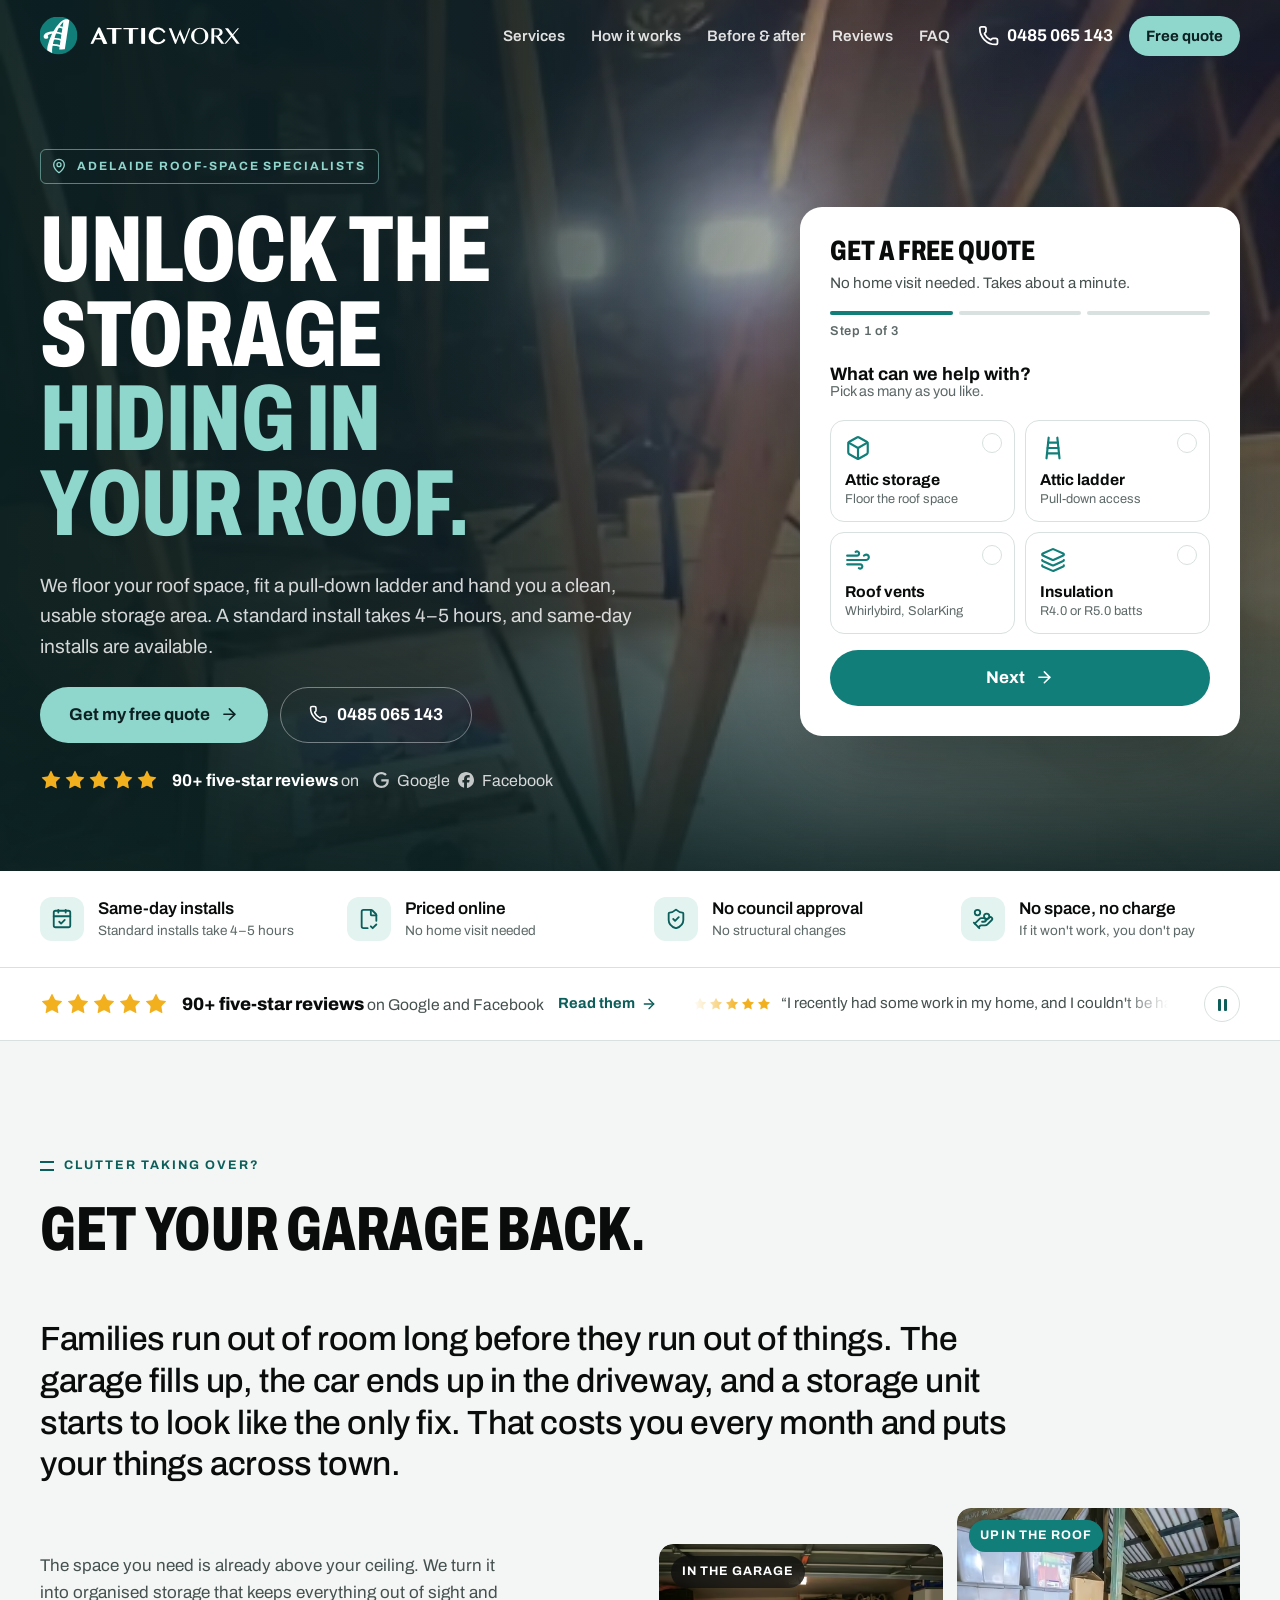
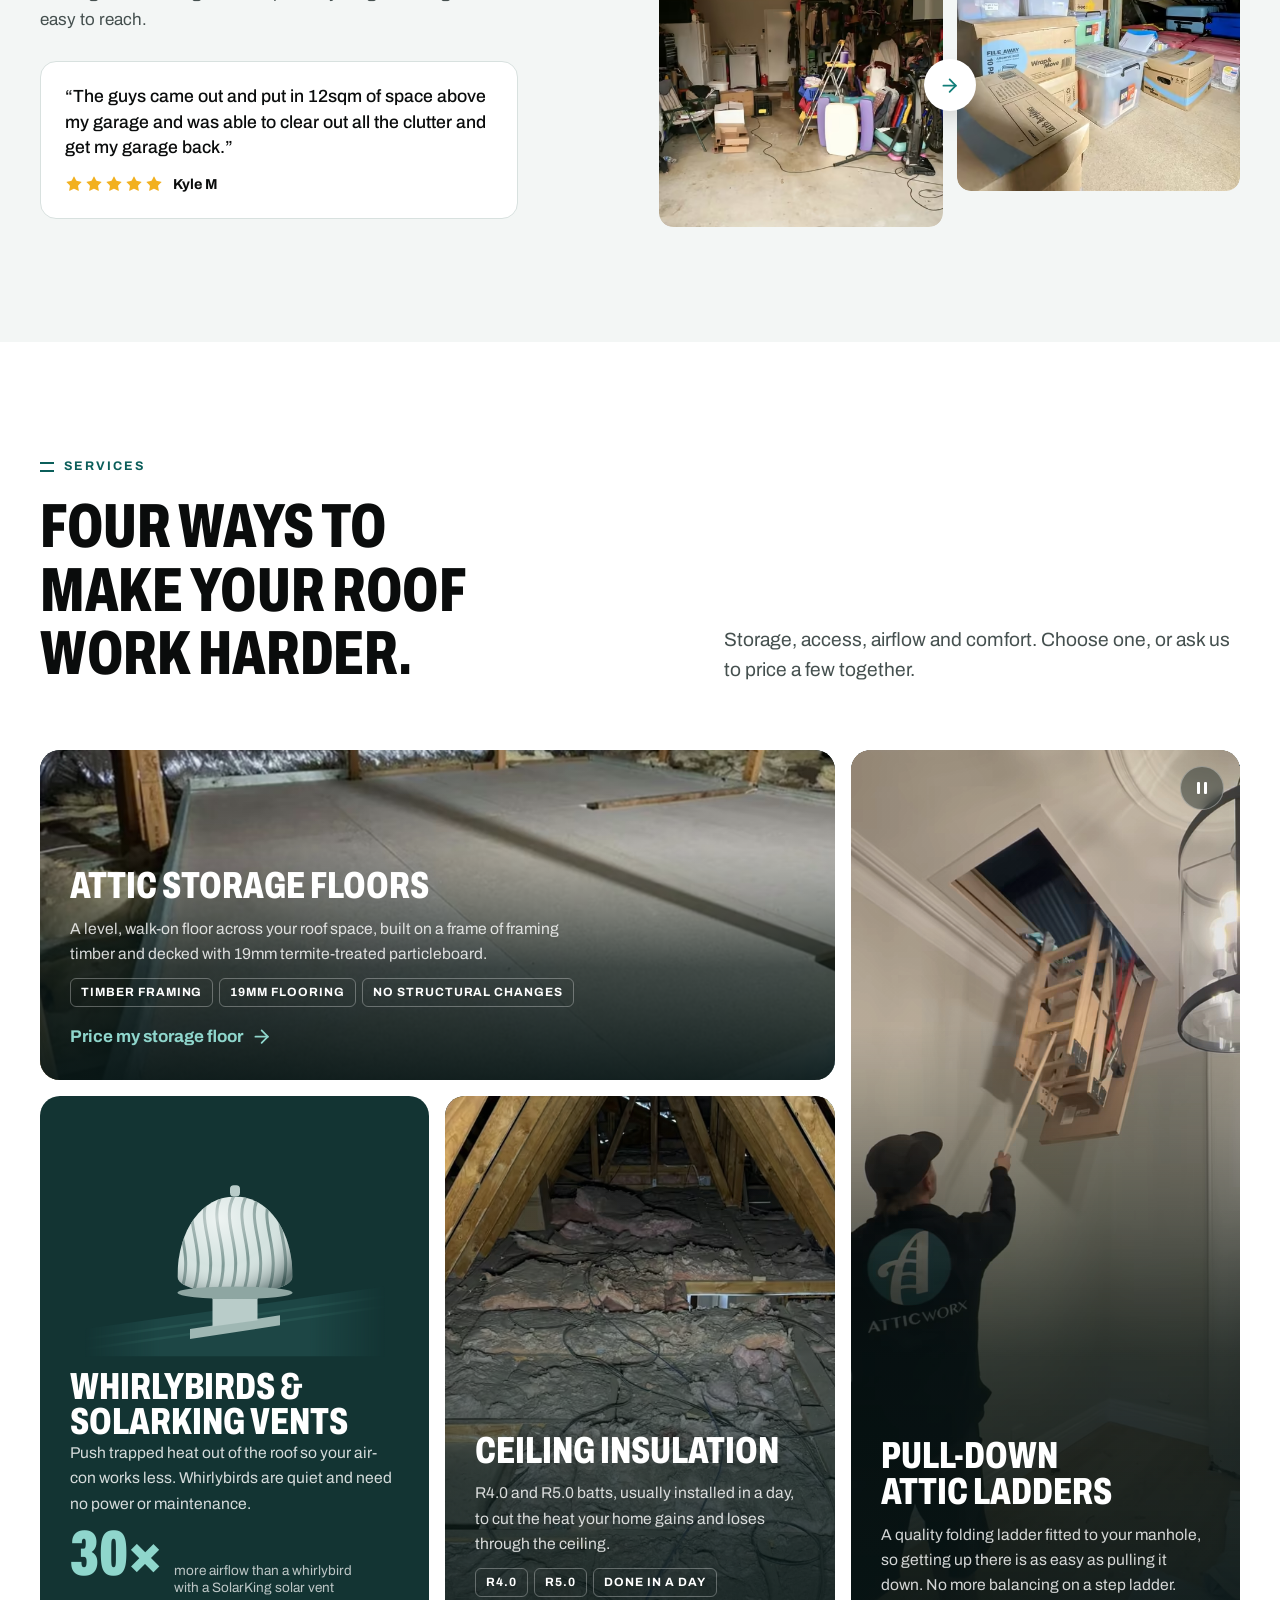
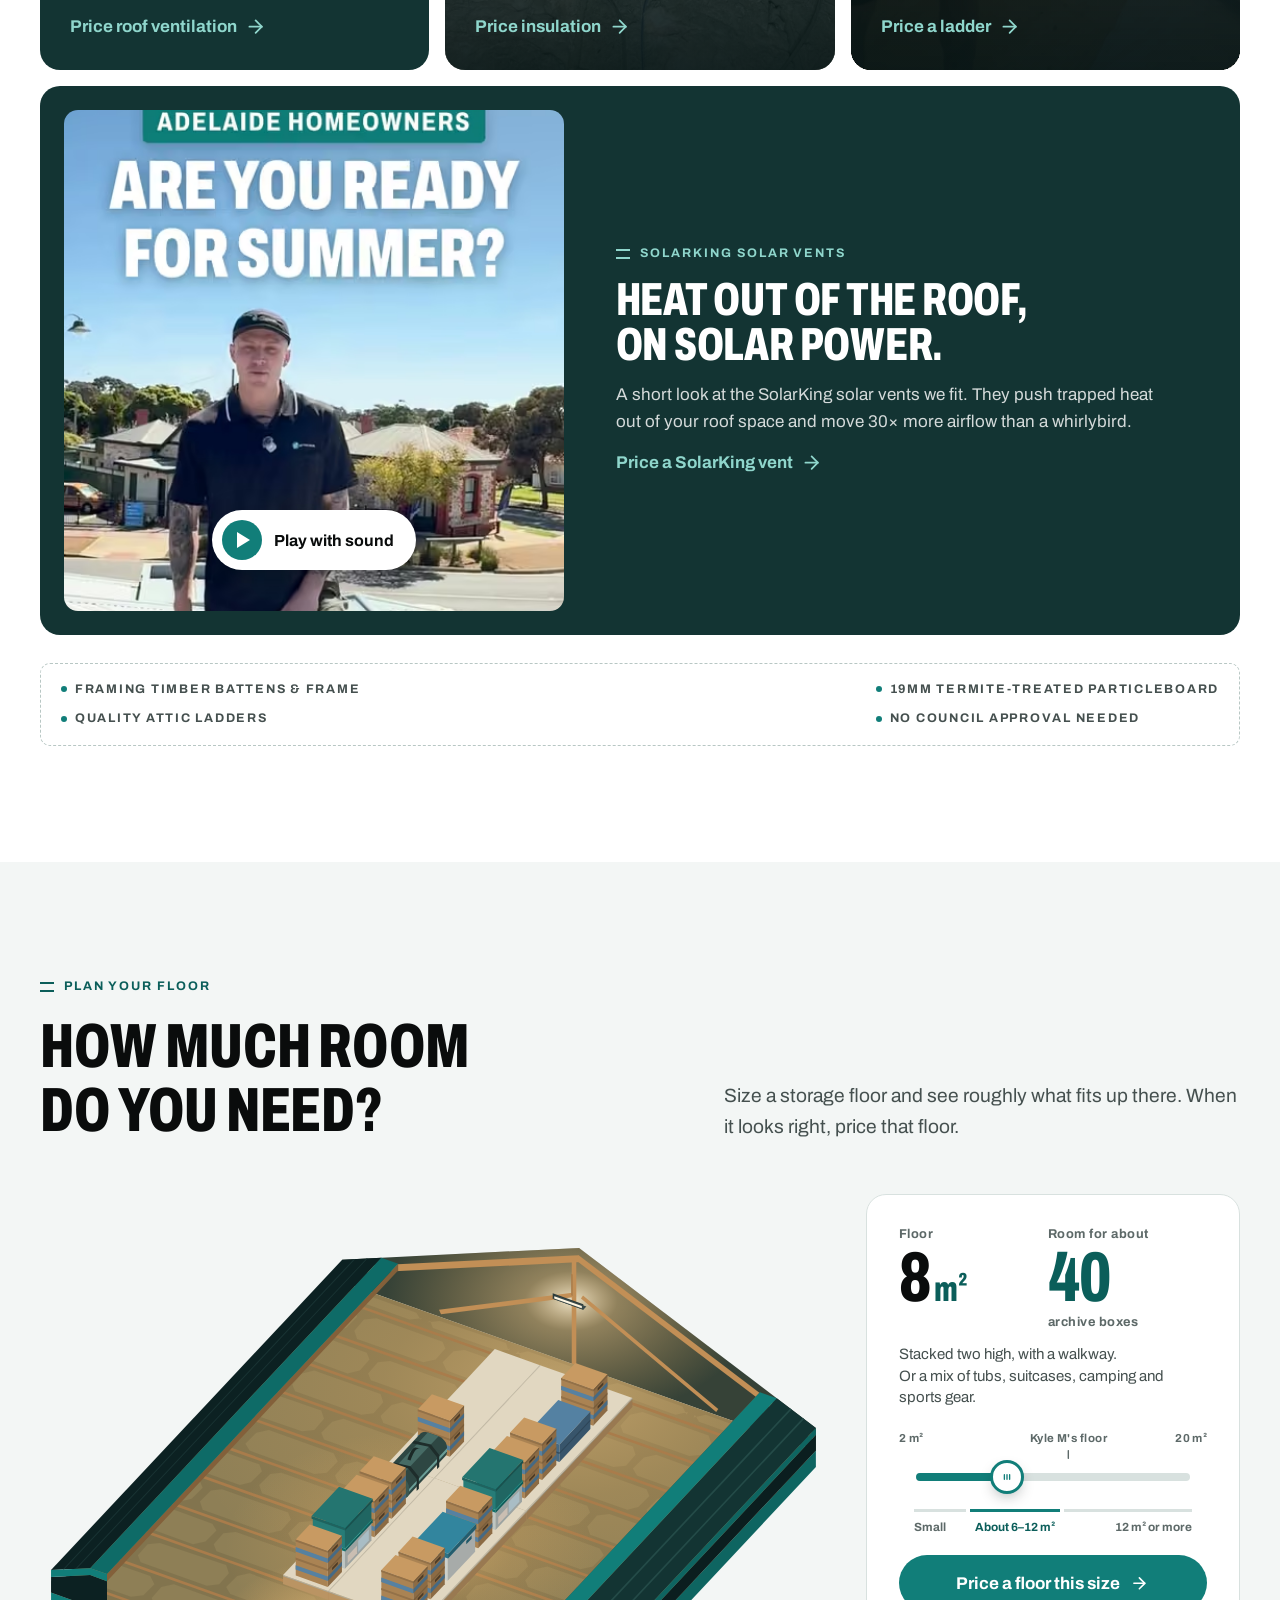
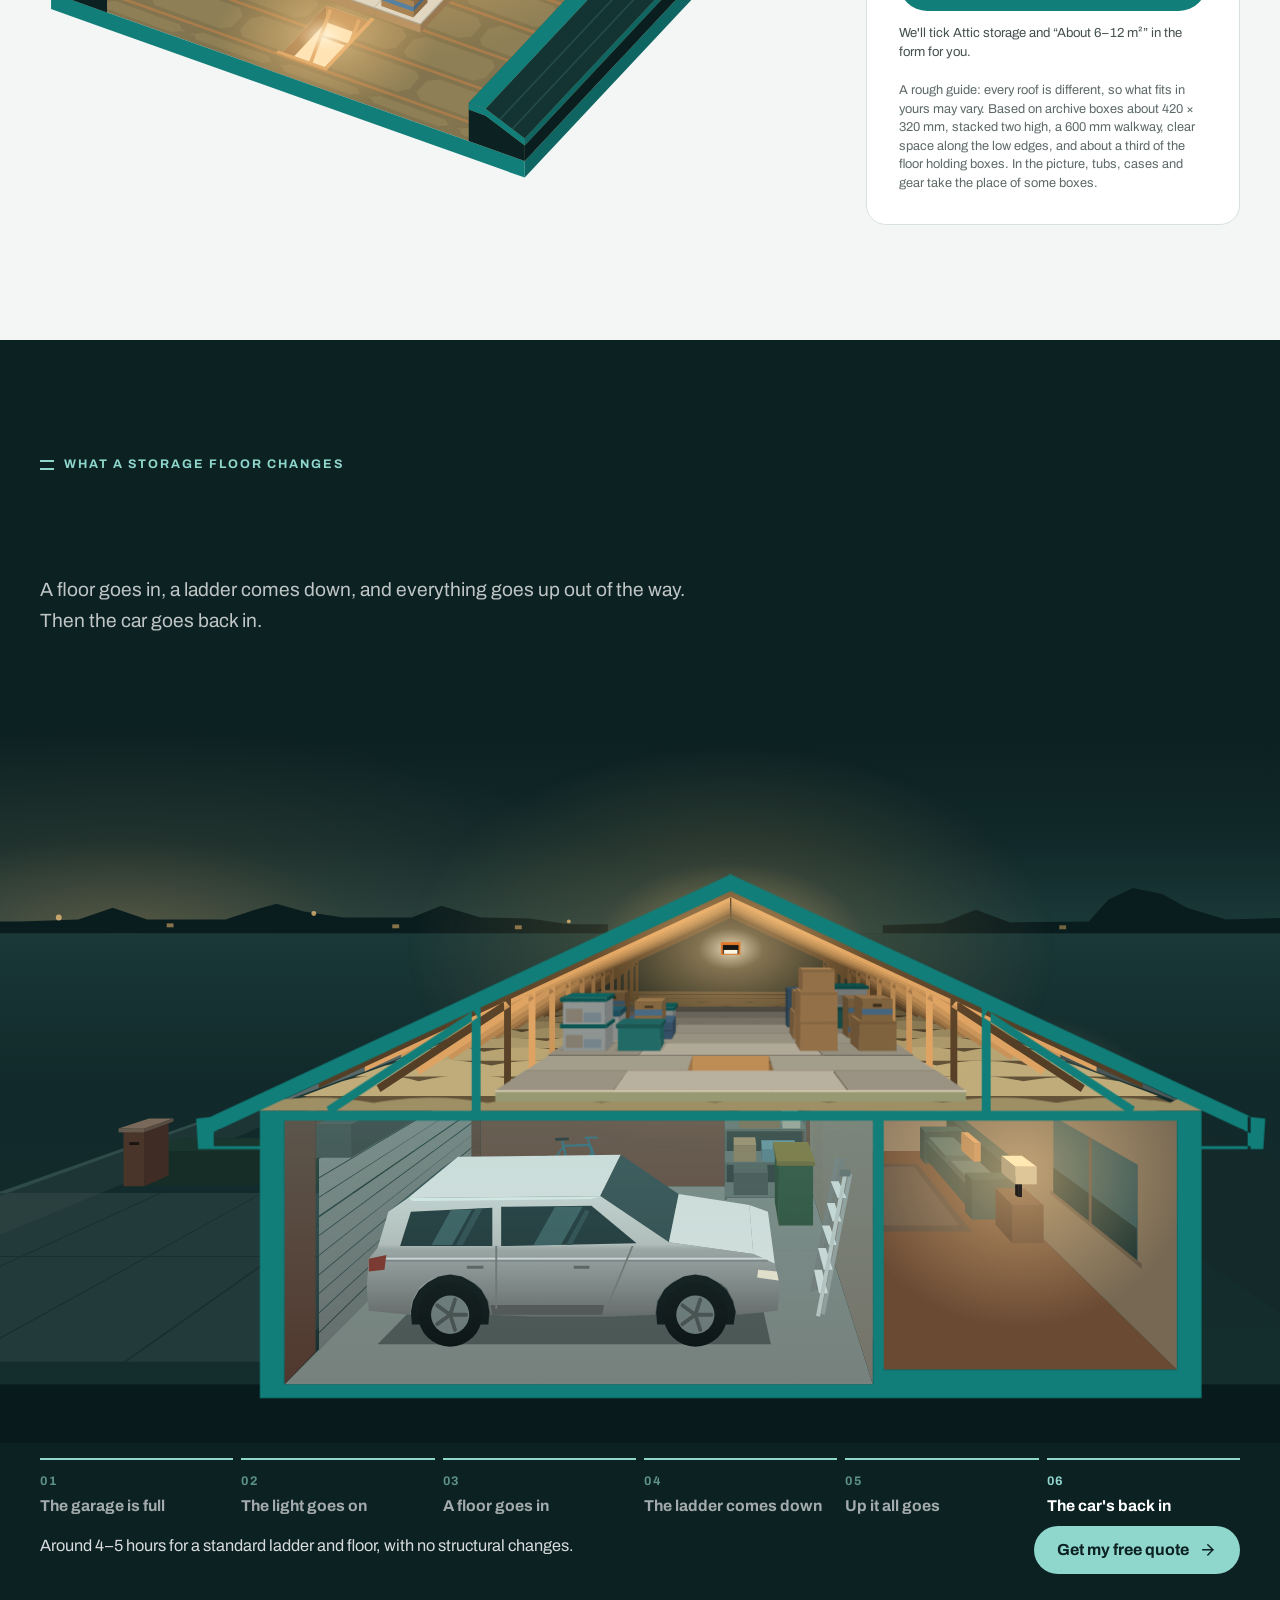
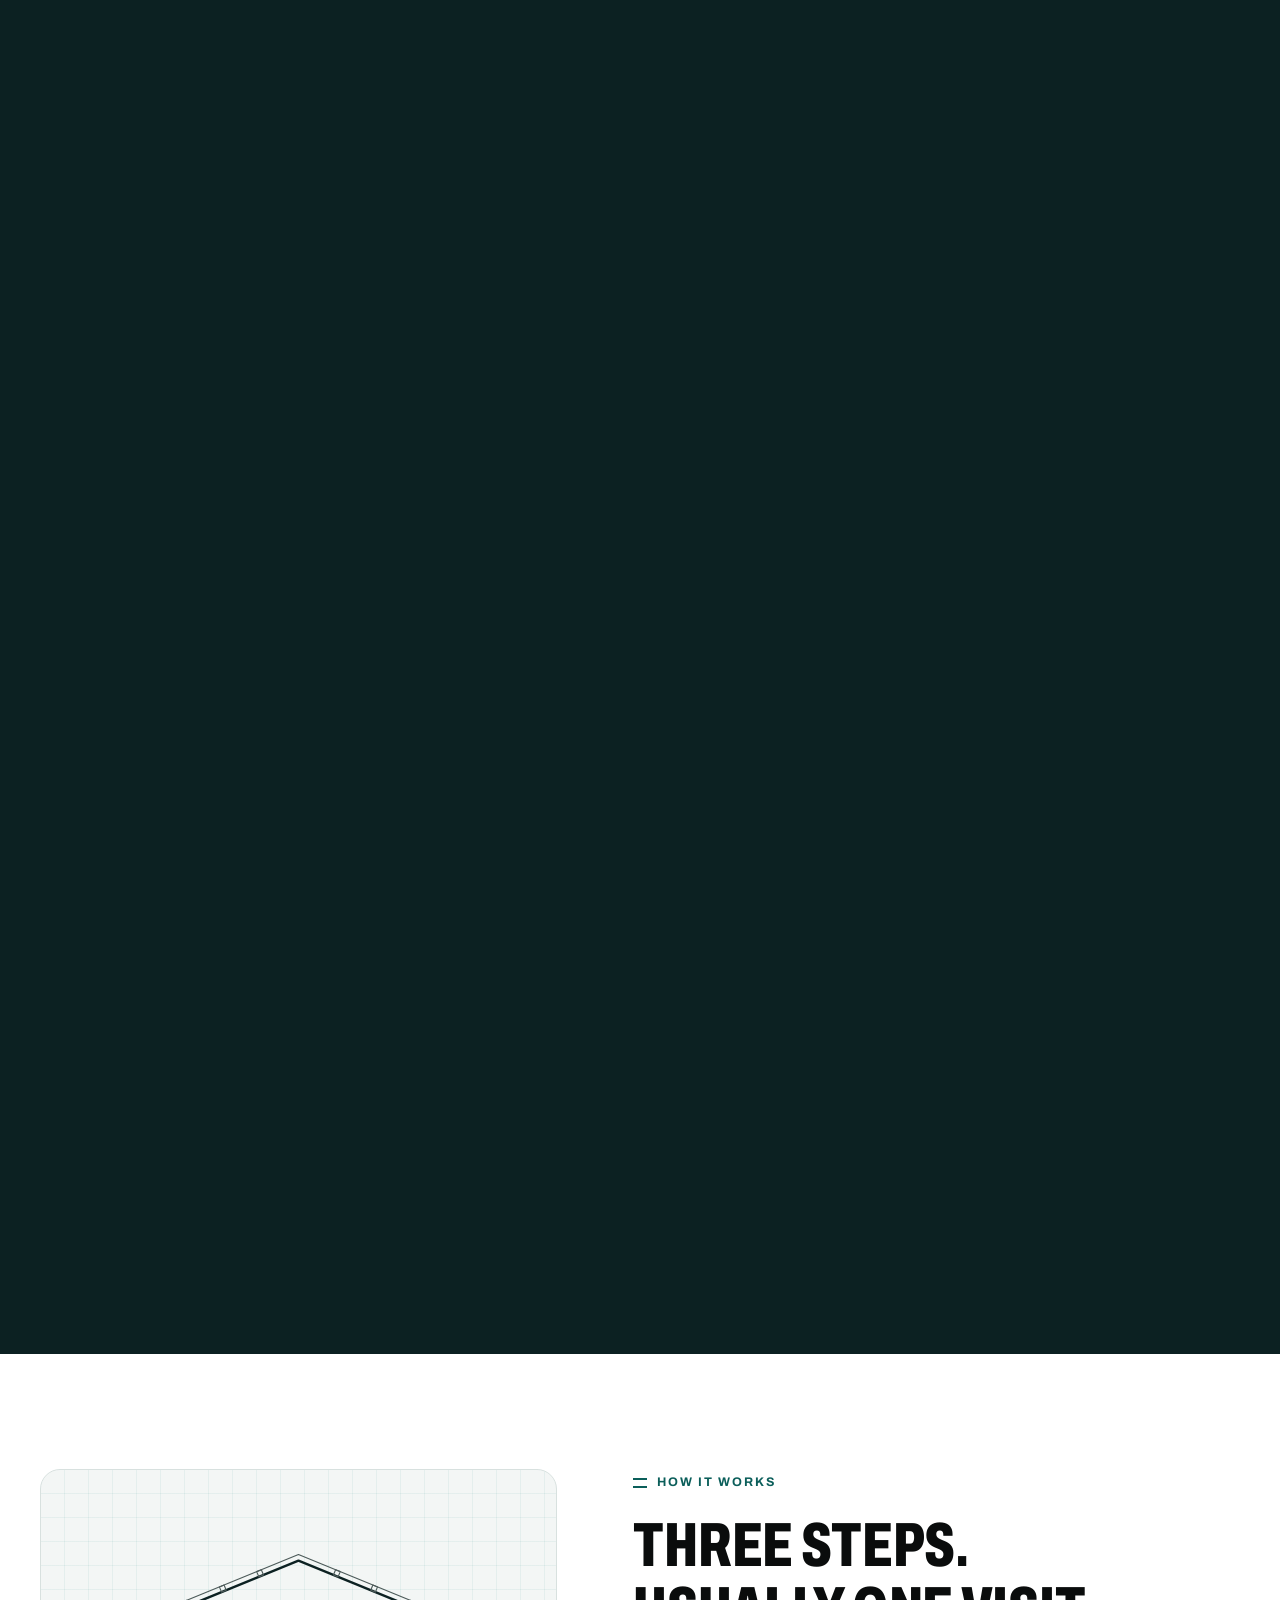
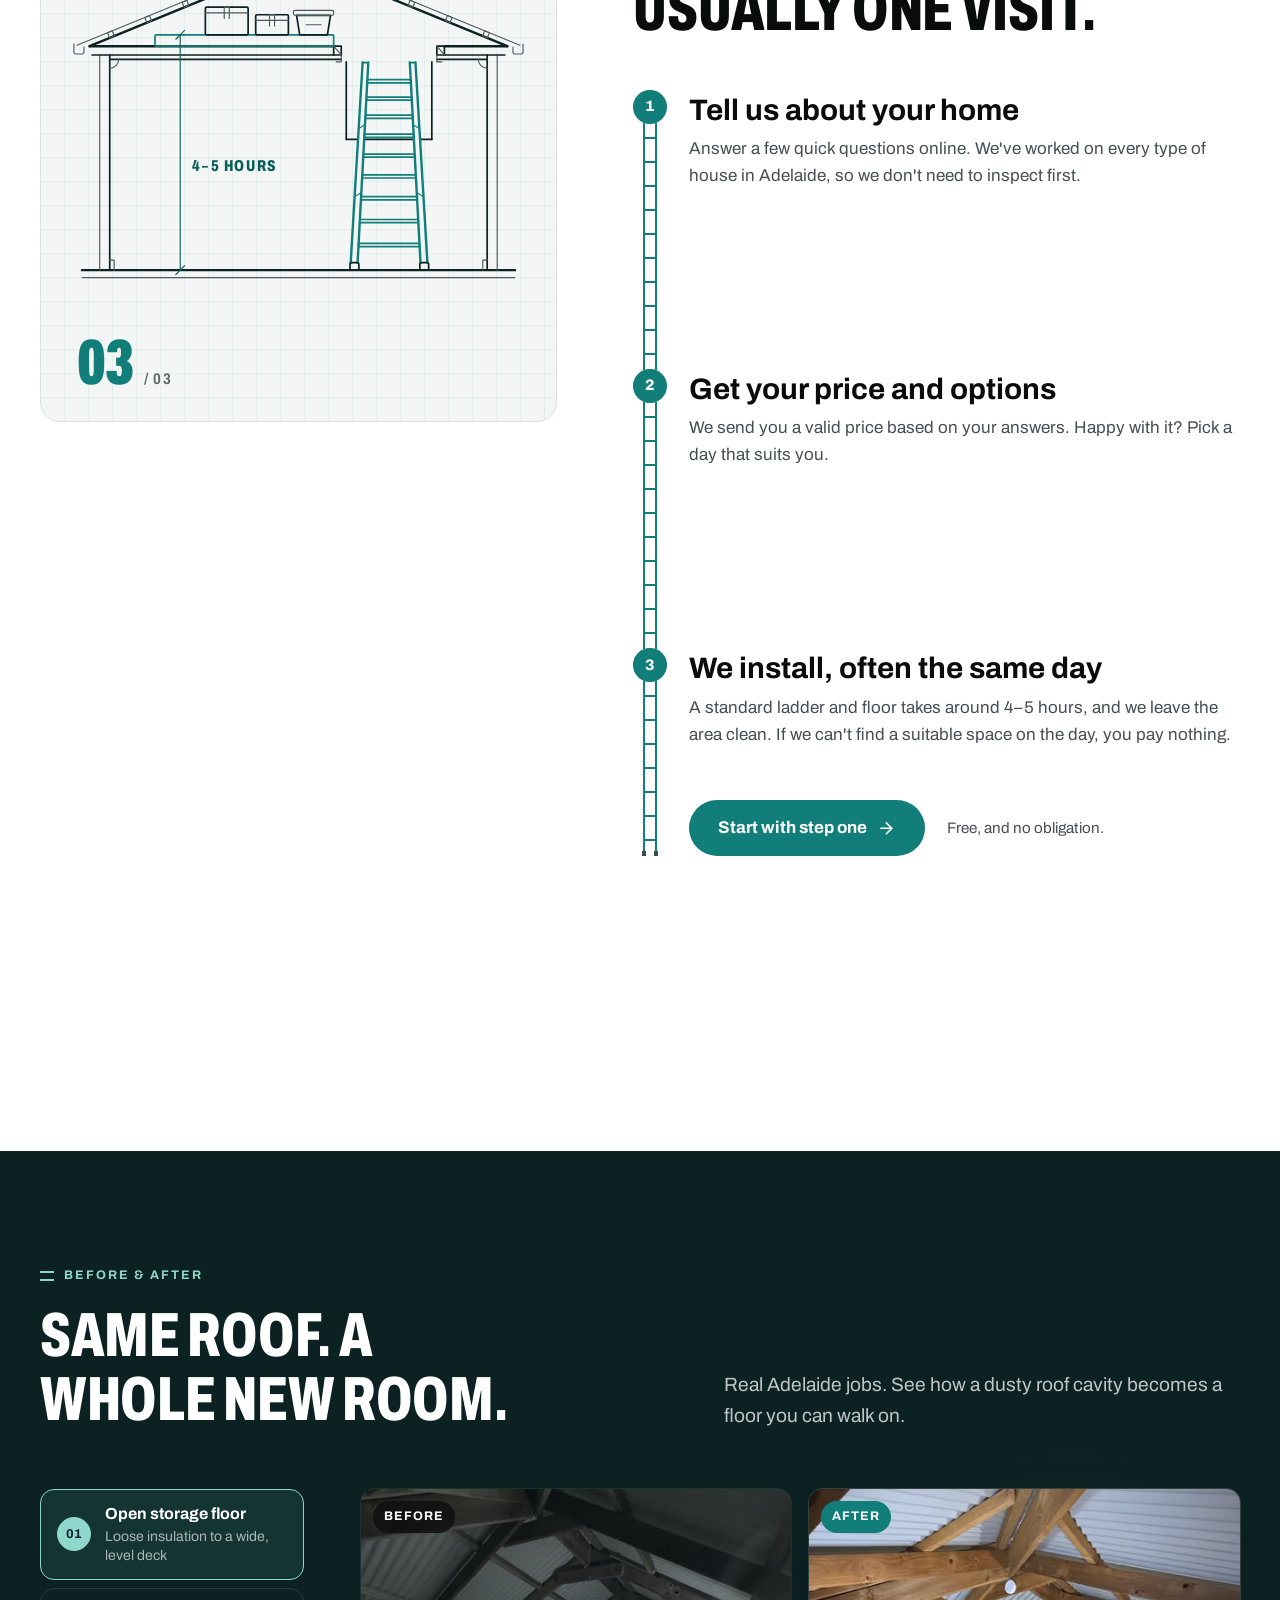
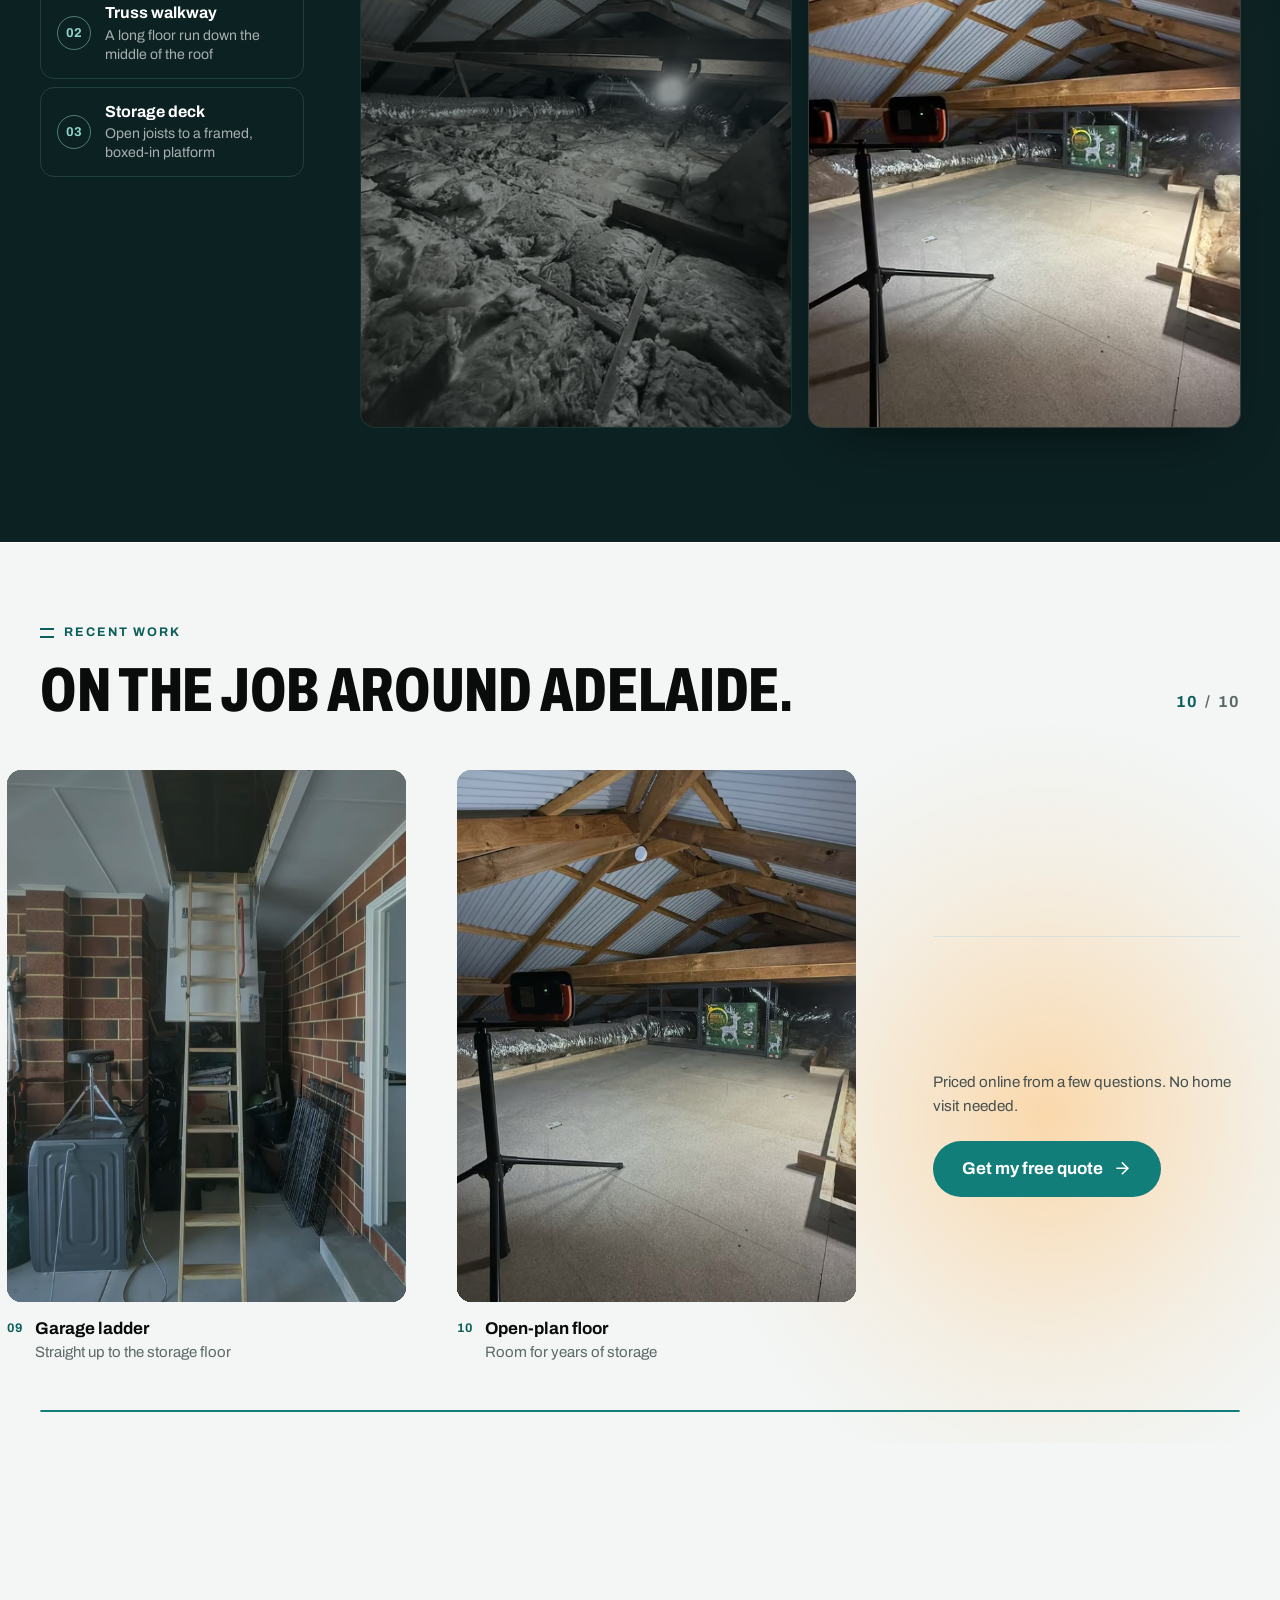
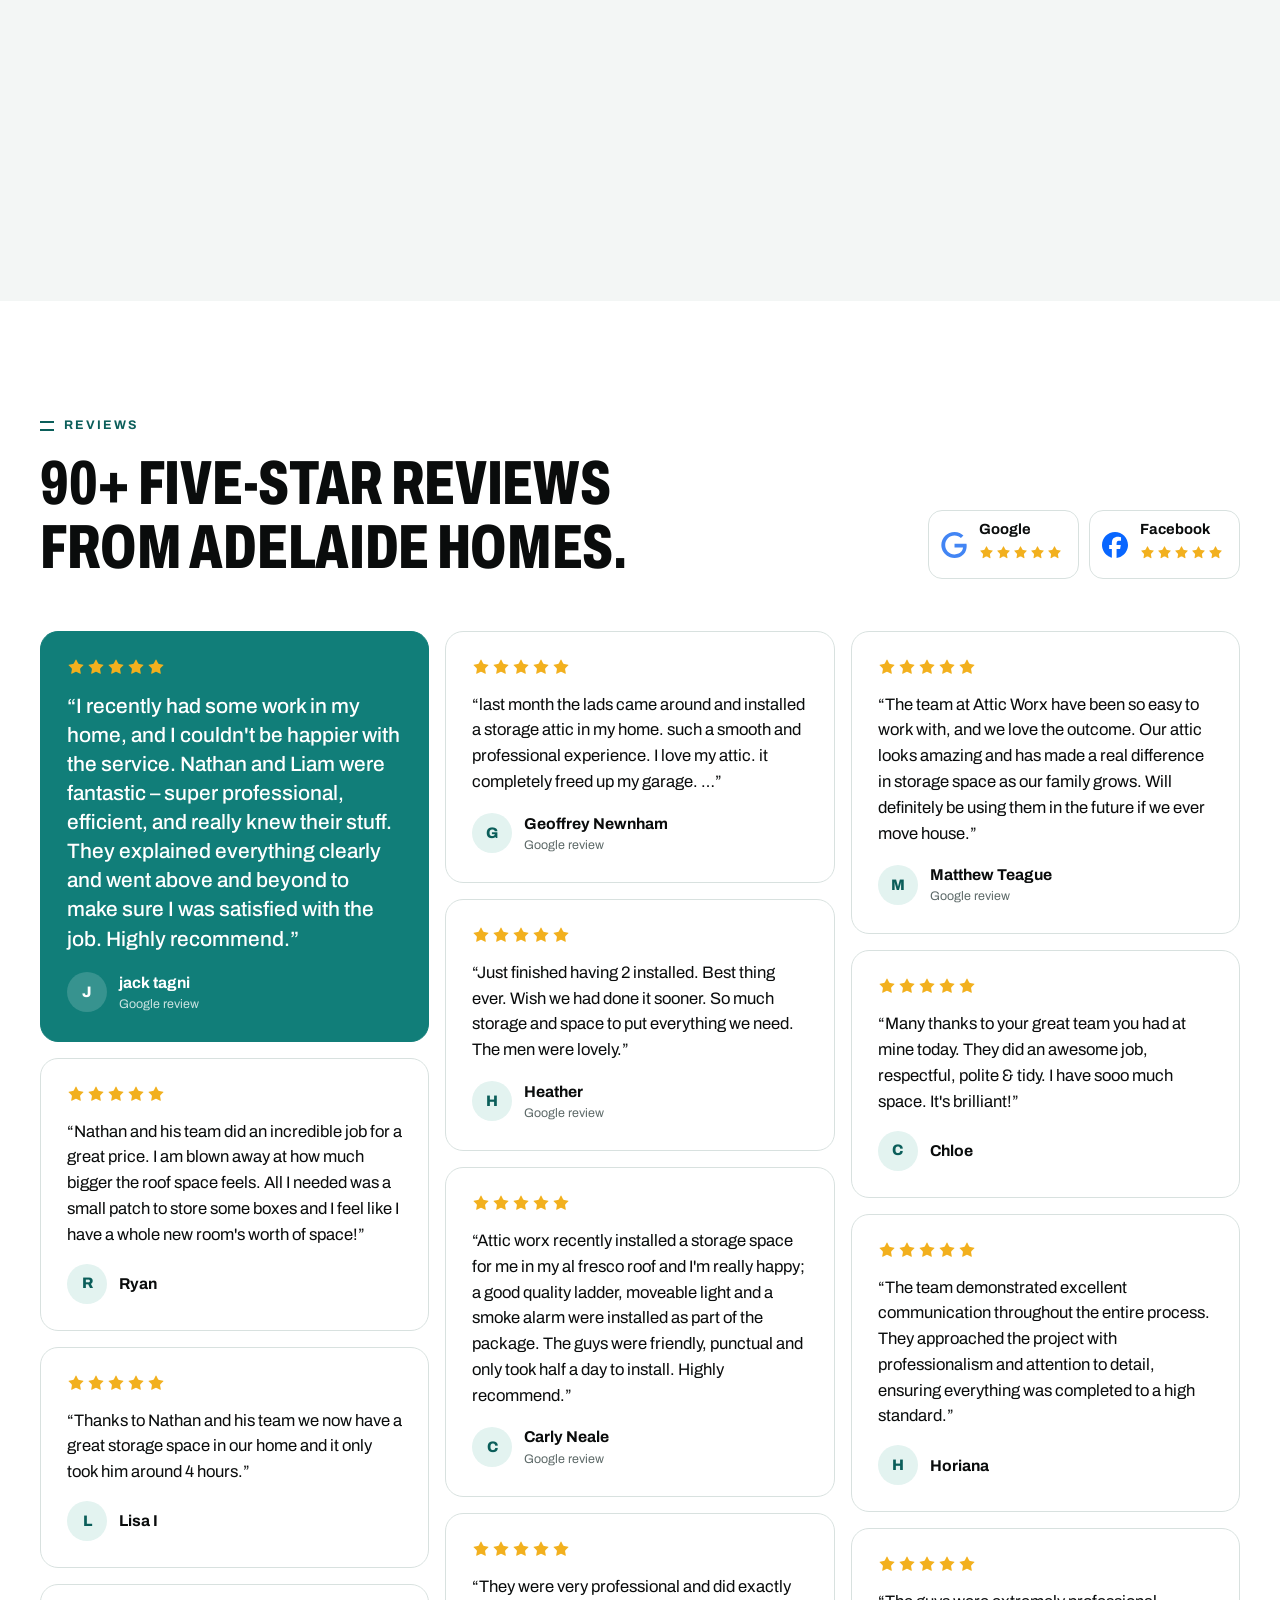
<file: index.html>
<!doctype html>
<html lang="en-AU">
<head>
<meta charset="utf-8">
<meta name="viewport" content="width=device-width, initial-scale=1, viewport-fit=cover">
<title>Attic Storage, Ladders &amp; Roof Vents Adelaide | Attic Worx</title>
<meta name="description" content="Adelaide's roof-space specialists. Attic storage floors, pull-down ladders, whirlybirds, SolarKing vents and ceiling insulation. Free online quote, no home visit needed. Same-day installs available.">
<link rel="canonical" href="https://atticworx.com.au/">
<meta name="theme-color" content="#0c2122">
<meta name="color-scheme" content="light">

<link rel="preload" href="assets/fonts/archivo-var.woff2" as="font" type="font/woff2" crossorigin>
<link rel="preload" as="image" type="image/avif" media="(min-width: 961px)" fetchpriority="high"
      imagesrcset="assets/img/hero-wide-800.avif 800w, assets/img/hero-wide-1280.avif 1280w" imagesizes="100vw">
<link rel="preload" as="image" type="image/avif" media="(max-width: 960px)" fetchpriority="high"
      imagesrcset="assets/img/hero-tall-480.avif 480w, assets/img/hero-tall-720.avif 720w" imagesizes="100vw">
<link rel="stylesheet" href="assets/css/styles.css">
<!-- Tracking carried over from the old site: the Meta pixel and Google Tag Manager. main.js loads both after
     the page has loaded, and only on atticworx.com.au (add ?tracking=on to test elsewhere). See README, Tracking. -->
<script>window.AW_TRACKING = { metaPixel: '1235239581493374', gtm: 'GTM-WDL55GG4' }; window.dataLayer = window.dataLayer || [];</script>
<noscript><style>.qf-step[hidden] { display: grid !important; } .action-bar { transform: none; } .site-header { background: var(--roof); } .promo-video[data-promo] { display: none; }</style></noscript>
<noscript><style>.results-body { display: block; } .rx-tabs { display: none; } .rx-stage { gap: 48px; } .rx-panel, .rx-panel[hidden] { display: flex !important; flex-direction: column; } .rx-cap { display: block; order: -1; margin: 0 0 14px; color: rgba(255,255,255,.66); } .rx-cap strong { display: block; color: #fff; font-size: 1.05rem; } @media (min-width: 1000px) { .rx-stage { gap: 64px; } .rx-panel, .rx-panel[hidden] { display: grid !important; grid-template-columns: minmax(220px, .3fr) minmax(0, 1fr); column-gap: clamp(36px, 4.5vw, 72px); align-items: start; } .rx-cap { margin: 0; padding-top: 4px; line-height: 1.45; } .rx-cap strong { margin-bottom: 4px; } }</style></noscript>

<link rel="icon" href="favicon.svg" type="image/svg+xml">
<link rel="icon" href="favicon.ico" sizes="32x32">
<link rel="apple-touch-icon" href="apple-touch-icon.png">
<link rel="manifest" href="site.webmanifest">

<meta property="og:type" content="website">
<meta property="og:site_name" content="Attic Worx">
<meta property="og:title" content="Attic Worx | Adelaide's roof-space specialists">
<meta property="og:description" content="Turn your roof space into storage. Attic floors, ladders, roof vents and insulation across Adelaide. Free online quote.">
<meta property="og:url" content="https://atticworx.com.au/">
<meta property="og:image" content="https://atticworx.com.au/assets/img/og-image.jpg">
<meta property="og:image:width" content="1200">
<meta property="og:image:height" content="630">
<meta property="og:locale" content="en_AU">
<meta name="twitter:card" content="summary_large_image">

<script type="application/ld+json">
{
  "@context": "https://schema.org",
  "@type": "HomeAndConstructionBusiness",
  "@id": "https://atticworx.com.au/#business",
  "name": "Attic Worx",
  "description": "Adelaide's roof-space specialists: attic storage floors, pull-down attic ladders, whirlybirds, SolarKing solar roof vents and ceiling insulation.",
  "url": "https://atticworx.com.au/",
  "telephone": "+61 485 065 143",
  "image": "https://atticworx.com.au/assets/img/og-image.jpg",
  "logo": "https://atticworx.com.au/icon-512.png",
  "address": { "@type": "PostalAddress", "addressLocality": "Marion", "addressRegion": "SA", "addressCountry": "AU" },
  "areaServed": { "@type": "City", "name": "Adelaide" },
  "sameAs": ["https://www.facebook.com/profile.php?id=61562459426494"],
  "hasOfferCatalog": {
    "@type": "OfferCatalog",
    "name": "Roof-space services",
    "itemListElement": [
      { "@type": "Offer", "itemOffered": { "@type": "Service", "name": "Attic storage flooring" } },
      { "@type": "Offer", "itemOffered": { "@type": "Service", "name": "Pull-down attic ladders" } },
      { "@type": "Offer", "itemOffered": { "@type": "Service", "name": "Whirlybird and SolarKing roof ventilation" } },
      { "@type": "Offer", "itemOffered": { "@type": "Service", "name": "Ceiling insulation (R4.0 and R5.0 batts)" } }
    ]
  }
}
</script>
<script type="application/ld+json">
{
  "@context": "https://schema.org",
  "@type": "FAQPage",
  "mainEntity": [
    { "@type": "Question", "name": "Do you need to see my property first?", "acceptedAnswer": { "@type": "Answer", "text": "No. We can give you a valid price and options from a few questions, and we've worked on every type of house in Adelaide. If you accept the price, we can often quote and install on the same day. If we can't find a suitable space, there's no charge." } },
    { "@type": "Question", "name": "Do I need council approval?", "acceptedAnswer": { "@type": "Answer", "text": "No. Using your roof space for storage doesn't need council approval. We don't alter any structural elements. We only add framing timber." } },
    { "@type": "Question", "name": "How long does an install take?", "acceptedAnswer": { "@type": "Answer", "text": "A standard ladder and storage floor takes around 4–5 hours. Ceiling insulation is usually installed in a day." } },
    { "@type": "Question", "name": "What can I store up there?", "acceptedAnswer": { "@type": "Answer", "text": "Clothing, boxes, sports equipment, camping gear and more. If it fits through the hatch, it can go in your new storage space." } },
    { "@type": "Question", "name": "What materials do you use?", "acceptedAnswer": { "@type": "Answer", "text": "Framing timber for the battens and frame, and 19mm termite-treated particleboard for the floor. We also offer a range of carefully selected, quality attic ladders." } },
    { "@type": "Question", "name": "Which areas do you cover?", "acceptedAnswer": { "@type": "Answer", "text": "We're based in Marion and install across Adelaide." } }
  ]
}
</script>
</head>
<body>
<noscript><iframe src="https://www.googletagmanager.com/ns.html?id=GTM-WDL55GG4" height="0" width="0" style="display:none;visibility:hidden" title="Google Tag Manager"></iframe><img height="1" width="1" style="display:none" alt="" src="https://www.facebook.com/tr?id=1235239581493374&amp;ev=PageView&amp;noscript=1"></noscript>
<svg width="0" height="0" style="position:absolute" aria-hidden="true" focusable="false">
<symbol id="i-phone" viewBox="0 0 24 24"><path d="M13.832 16.568a1 1 0 0 0 1.213-.303l.355-.465A2 2 0 0 1 17 15h3a2 2 0 0 1 2 2v3a2 2 0 0 1-2 2A18 18 0 0 1 2 4a2 2 0 0 1 2-2h3a2 2 0 0 1 2 2v3a2 2 0 0 1-.8 1.6l-.468.351a1 1 0 0 0-.292 1.233 14 14 0 0 0 6.392 6.384"/></symbol>
<symbol id="i-arrow" viewBox="0 0 24 24"><path d="M5 12h14"/><path d="m12 5 7 7-7 7"/></symbol>
<symbol id="i-arrow-left" viewBox="0 0 24 24"><path d="m12 19-7-7 7-7"/><path d="M19 12H5"/></symbol>
<symbol id="i-arrow-ur" viewBox="0 0 24 24"><path d="M7 7h10v10"/><path d="M7 17 17 7"/></symbol>
<symbol id="i-check" viewBox="0 0 24 24"><path d="M20 6 9 17l-5-5"/></symbol>
<symbol id="i-pin" viewBox="0 0 24 24"><path d="M20 10c0 4.993-5.539 10.193-7.399 11.799a1 1 0 0 1-1.202 0C9.539 20.193 4 14.993 4 10a8 8 0 0 1 16 0"/><circle cx="12" cy="10" r="3"/></symbol>
<symbol id="i-x" viewBox="0 0 24 24"><path d="M18 6 6 18"/><path d="m6 6 12 12"/></symbol>
<symbol id="i-menu" viewBox="0 0 24 24"><path d="M4 6h16"/><path d="M4 12h16"/><path d="M4 18h16"/></symbol>
<symbol id="i-layers" viewBox="0 0 24 24"><path d="M12.83 2.18a2 2 0 0 0-1.66 0L2.6 6.08a1 1 0 0 0 0 1.83l8.58 3.91a2 2 0 0 0 1.66 0l8.58-3.9a1 1 0 0 0 0-1.83z"/><path d="M2 12a1 1 0 0 0 .58.91l8.6 3.91a2 2 0 0 0 1.65 0l8.58-3.9A1 1 0 0 0 22 12"/><path d="M2 17a1 1 0 0 0 .58.91l8.6 3.91a2 2 0 0 0 1.65 0l8.58-3.9A1 1 0 0 0 22 17"/></symbol>
<symbol id="i-wind" viewBox="0 0 24 24"><path d="M12.8 19.6A2 2 0 1 0 14 16H2"/><path d="M17.5 8a2.5 2.5 0 1 1 2 4H2"/><path d="M9.8 4.4A2 2 0 1 1 11 8H2"/></symbol>
<symbol id="i-box" viewBox="0 0 24 24"><path d="M21 8a2 2 0 0 0-1-1.73l-7-4a2 2 0 0 0-2 0l-7 4A2 2 0 0 0 3 8v8a2 2 0 0 0 1 1.73l7 4a2 2 0 0 0 2 0l7-4A2 2 0 0 0 21 16Z"/><path d="m3.3 7 8.7 5 8.7-5"/><path d="M12 22V12"/></symbol>
<symbol id="i-ladder" viewBox="0 0 24 24"><path d="M8 2.5 6 21.5"/><path d="m16 2.5 2 19"/><path d="M7.5 7h9"/><path d="M7 12h10"/><path d="M6.5 17h11"/></symbol>
<symbol id="i-star" viewBox="0 0 24 24"><path d="M11.525 2.295a.53.53 0 0 1 .95 0l2.31 4.679a2.123 2.123 0 0 0 1.595 1.16l5.166.756a.53.53 0 0 1 .294.904l-3.736 3.638a2.123 2.123 0 0 0-.611 1.878l.882 5.14a.53.53 0 0 1-.771.56l-4.618-2.428a2.122 2.122 0 0 0-1.973 0L6.396 21.01a.53.53 0 0 1-.77-.56l.881-5.139a2.122 2.122 0 0 0-.611-1.879L2.16 9.795a.53.53 0 0 1 .294-.906l5.165-.755a2.122 2.122 0 0 0 1.597-1.16z"/></symbol>
<symbol id="i-facebook" viewBox="0 0 24 24"><path d="M9.101 23.691v-7.98H6.627v-3.667h2.474v-1.58c0-4.085 1.848-5.978 5.858-5.978.401 0 .955.042 1.468.103a8.68 8.68 0 0 1 1.141.195v3.325a8.623 8.623 0 0 0-.653-.036 26.805 26.805 0 0 0-.733-.009c-.707 0-1.259.096-1.675.309a1.686 1.686 0 0 0-.679.622c-.258.42-.374.995-.374 1.752v1.297h3.919l-.386 2.103-.287 1.564h-3.246v8.245C19.396 23.238 24 18.179 24 12.044c0-6.627-5.373-12-12-12s-12 5.373-12 12c0 5.628 3.874 10.35 9.101 11.647Z"/></symbol>
<symbol id="i-google" viewBox="0 0 24 24"><path d="M12.48 10.92v3.28h7.84c-.24 1.84-.853 3.187-1.787 4.133-1.147 1.147-2.933 2.4-6.053 2.4-4.827 0-8.6-3.893-8.6-8.72s3.773-8.72 8.6-8.72c2.6 0 4.507 1.027 5.907 2.347l2.307-2.307C18.747 1.44 16.133 0 12.48 0 5.867 0 .307 5.387.307 12s5.56 12 12.173 12c3.573 0 6.267-1.173 8.373-3.36 2.16-2.16 2.84-5.213 2.84-7.667 0-.76-.053-1.467-.173-2.053H12.48z"/></symbol>
<symbol id="logo-word" viewBox="0 0 3990 470"><path fill-rule="evenodd" d="m1769 15-16 2-11 3a169 169 0 0 0-36 9l-9 4-5 2-28 14a216 216 0 0 0-101 143 266 266 0 0 0 10 124l2 6a211 211 0 0 0 117 115 301 301 0 0 0 142 22 204 204 0 0 0 87-30l15-10 12-9c21-16 58-58 57-66q1-2-11-10c-27-21-30-22-32-21l-7 7c-35 47-65 72-100 82a143 143 0 0 1-109-20 149 149 0 0 1-59-75l-2-7-2-8-3-12-3-18a274 274 0 0 1 2-65 185 185 0 0 1 34-79 226 226 0 0 1 32-28l3-2c16-12 47-20 73-20a122 122 0 0 1 63 17 220 220 0 0 1 72 66q5 8 8 9l11-7 12-8 18-13c3-3 3-5-4-15a220 220 0 0 0-155-101c-8-1-63-2-77-1M218 16l-3 4-2 5-3 5-3 5-1 4-9 18-44 93-96 200-3 8-1 2-3 5-3 5-1 4-9 18-26 56c1 2 5 2 35 2 34 0 35 0 37-2l2-3 8-18 47-92h160l37 77 17 35 3 3h51l52-1c2-2 2-2-1-9L266 19l-3-4h-22zm226 10c-2 2-2 3-2 17 0 13 0 14 2 16s3 2 72 2c62 0 70 0 71 2 2 1 2 20 2 193 0 189 0 192 2 193 3 2 101 1 103 0l1-193 1-193c1-2 3-2 71-2 63 0 71 0 72-2 3-2 3-31 0-33-1-2-20-2-197-2-195 0-196 0-198 2m445 0c-2 2-2 3-2 17 0 13 0 14 2 16s3 2 72 2c62 0 70 0 71 2 2 1 2 20 2 193 0 189 0 192 2 193 3 2 101 1 103 0l1-193 1-193c1-2 3-2 71-2 63 0 71 0 72-2 3-2 3-31 0-33-1-2-20-2-197-2-195 0-196 0-198 2m475-1-2 1a15444 15444 0 0 0 1 423l51 1 50-1c2-1 2-4 2-211 0-190 0-211-2-212-1-2-7-2-50-2zm1526 0-18 3-10 2c-3 0-14 3-25 8l-8 2-6 2-33 18-24 17a379 379 0 0 0-46 52l-10 18-2 6q-15 32-18 66c-1 14-1 45 1 53a256 256 0 0 0 35 89 255 255 0 0 0 82 73 275 275 0 0 0 70 23c15 4 66 4 83 0a290 290 0 0 0 79-29l5-3a257 257 0 0 0 87-102l10-29 3-14 2-12a343 343 0 0 0-2-66l-5-23c0-3-5-17-13-33-5-10-5-10-13-21a237 237 0 0 0-93-80l-6-2a232 232 0 0 0-125-18m-794 8 2 7 2 5 2 5 3 8 11 26 9 25 3 6 2 6 2 5 7 20 3 7 4 8a1092 1092 0 0 0 35 90l9 23 2 4 4 10a1273 1273 0 0 0 39 101l21 52c3 9 4 10 17 10 12 0 13-1 17-11l2-7 3-8 8-19 2-6 2-5 3-8 20-53 35-92 18-44c1 0 6 7 7 12l2 6 4 8 9 25 3 6 2 6 2 5 10 27 10 25 4 8 34 88 16 35q0 3 10 2 13 0 13-4l3-8 8-18 30-81 8-19 2-7 2-5 3-8 11-28 15-38 9-25 2-5 4-10 29-77 30-79c2-8 2-8-16-8-16 0-19 1-19 6l-2 6-8 19-10 28-8 19-2 6-2 5-3 8-22 58-3 9-8 19-2 6-2 5-3 10-15 39-27 68q-2 1-7-9l-3-8-4-10-9-24-2-6-3-6-2-5-7-20-3-6-4-9-34-87-22-55-8-22q-5-13-9-9l-1 3-2 5-7 20-3 7-3 9-15 39-10 26-10 25-2 6-4 9-19 50-24 65q-4 10-8 10-2-1-3-6l-2-6-3-7-2-4-4-10-37-96-6-16-3-7-4-8-38-100-3-7-4-9-9-24c-3-9-2-9-40-9h-33zm1137 0c-3 2-3 410 0 412 2 3 8 3 38 3 25 0 28-1 30-2 1-2 2-7 2-95l1-95 2-3c4-1 42 0 45 1l18 23 20 27 10 14 95 128 3 3h114l3-3 14-16 29-34 44-51 51-60 4-5 11-11a3641 3641 0 0 0 129 168c9 12 6 11 49 11 38 0 40 0 40-4a1949 1949 0 0 1-75-101l-40-53-37-49c-7-8-19-25-19-28l17-21 61-71 45-53 28-34c0-2-1-3-16-3-14 0-17 0-20 2l-3 2-3 4-48 56-59 70c-20 23-19 22-22 22l-4-3-2-3-52-68-15-21-36-47c-11-15-6-14-52-14l-40 1q-2 2 8 15l54 71 70 92 23 32-5 7-55 66-30 35-44 50-31 37c-7 7-8 7-18-7l-128-170c-10-14-11-13 5-18a163 163 0 0 0 42-21 102 102 0 0 0 33-37l3-6 3-8 2-6 2-8c3-12 0-39-5-52a101 101 0 0 0-48-53 171 171 0 0 0-64-19 2947 2947 0 0 0-177 1m-332 13a173 173 0 0 0-45 14c-16 7-37 26-49 44q-15 22-22 46l-3 10-2 7-2 9a402 402 0 0 0 2 137 190 190 0 0 0 24 61 142 142 0 0 0 76 59 152 152 0 0 0 67 3 112 112 0 0 0 47-21c13-8 33-30 42-46a233 233 0 0 0 27-86 419 419 0 0 0-8-125l-3-8-2-8-2-5-3-7-2-4-5-9a145 145 0 0 0-51-54c-19-13-60-21-86-17m405 12-2 3a3130 3130 0 0 0 1 168c3 2 60 1 70-2a105 105 0 0 0 40-17c8-4 21-19 27-30 7-13 8-19 8-38a63 63 0 0 0-5-31c-4-15-21-35-37-43-12-5-17-7-29-9-14-1-70-2-73-1M218 167l-3 6-5 10-14 29-12 26-24 53 1 3h120v-4l-3-9a1131 1131 0 0 1-40-87c-16-36-15-35-20-27"/></symbol>
<symbol id="logo-a" viewBox="32 32 2120 2120"><path fill-rule="evenodd" d="M1525 184c-24 1-58 8-88 17-90 29-181 92-281 194a2018 2018 0 0 0-331 449l-12 19c-6 6-4 5-62 6h-54l-35 3-61 9c-57 9-130 34-180 61-97 54-151 125-154 204-2 69 34 118 97 131 24 5 40 5 66 0q73-11 93-62c4-10 4-36 0-49q-7-20-18-35c-9-12-9-15-3-28q26-53 107-79c29-10 56-16 94-22 40-6 39-7 16 40a2990 2990 0 0 0-228 637l-2 13-4 16-7 47a420 420 0 0 0-7 59c-3 22-3 83-1 99l1 9 14 10q111 80 252 134l6 2v-3a939 939 0 0 1 6-292l10-69c6-33 6-33 26-35a1014 1014 0 0 1 359 54c8 5 8 8 3 52l-11 96q1 9 7 12h41l76-4 163-9c22-1 25-4 28-24l24-156 11-77 8-48 52-335 7-44 28-183 6-37 7-51 8-45 2-19 11-66 10-64 33-216 19-126 20-127c0-3-59-41-94-61l-14-8h-29zm-169 178c-8 4-43 32-62 51a938 938 0 0 0-123 163c1 5 5 6 27 10 40 8 93 21 114 28q6 3 11 0c4-2 6-6 8-20l6-40 3-19 8-51 4-27 12-74c2-14 2-18-1-20q-1-3-7-1m-239 308-7 6a1373 1373 0 0 0-98 209c3 4 14 7 46 12a1481 1481 0 0 1 182 42c28 9 31 9 34 2a382 382 0 0 0 12-62l2-18 8-48 7-45c9-53 9-55-1-60a733 733 0 0 0-185-38M969 988c-6 3-7 5-22 43q-33 87-60 168c-7 23-8 25-6 29 3 5 6 5 36 6a1017 1017 0 0 1 170 18 633 633 0 0 1 127 38c7 0 8-4 12-29l18-118 12-73c4-21 2-23-19-31a779 779 0 0 0-268-51m-115 339c-7 4-9 8-13 22l-23 84c-7 28-23 91-30 125-4 18-4 18 31 18a686 686 0 0 1 117 7l27 4c49 5 144 26 184 40q21 8 23-11l11-69 8-48 13-82c4-26 3-29-18-38q-66-30-146-42a948 948 0 0 0-184-10"/></symbol>
<symbol id="logo-mark" viewBox="32 32 2120 2120"><circle cx="1092" cy="1092" r="1060" fill="#117e79"/><path fill="#fff" fill-rule="evenodd" d="M1525 184c-24 1-58 8-88 17-90 29-181 92-281 194a2018 2018 0 0 0-331 449l-12 19c-6 6-4 5-62 6h-54l-35 3-61 9c-57 9-130 34-180 61-97 54-151 125-154 204-2 69 34 118 97 131 24 5 40 5 66 0q73-11 93-62c4-10 4-36 0-49q-7-20-18-35c-9-12-9-15-3-28q26-53 107-79c29-10 56-16 94-22 40-6 39-7 16 40a2990 2990 0 0 0-228 637l-2 13-4 16-7 47a420 420 0 0 0-7 59c-3 22-3 83-1 99l1 9 14 10q111 80 252 134l6 2v-3a939 939 0 0 1 6-292l10-69c6-33 6-33 26-35a1014 1014 0 0 1 359 54c8 5 8 8 3 52l-11 96q1 9 7 12h41l76-4 163-9c22-1 25-4 28-24l24-156 11-77 8-48 52-335 7-44 28-183 6-37 7-51 8-45 2-19 11-66 10-64 33-216 19-126 20-127c0-3-59-41-94-61l-14-8h-29zm-169 178c-8 4-43 32-62 51a938 938 0 0 0-123 163c1 5 5 6 27 10 40 8 93 21 114 28q6 3 11 0c4-2 6-6 8-20l6-40 3-19 8-51 4-27 12-74c2-14 2-18-1-20q-1-3-7-1m-239 308-7 6a1373 1373 0 0 0-98 209c3 4 14 7 46 12a1481 1481 0 0 1 182 42c28 9 31 9 34 2a382 382 0 0 0 12-62l2-18 8-48 7-45c9-53 9-55-1-60a733 733 0 0 0-185-38M969 988c-6 3-7 5-22 43q-33 87-60 168c-7 23-8 25-6 29 3 5 6 5 36 6a1017 1017 0 0 1 170 18 633 633 0 0 1 127 38c7 0 8-4 12-29l18-118 12-73c4-21 2-23-19-31a779 779 0 0 0-268-51m-115 339c-7 4-9 8-13 22l-23 84c-7 28-23 91-30 125-4 18-4 18 31 18a686 686 0 0 1 117 7l27 4c49 5 144 26 184 40q21 8 23-11l11-69 8-48 13-82c4-26 3-29-18-38q-66-30-146-42a948 948 0 0 0-184-10"/></symbol>
</svg>
<a class="skip-link" href="#main">Skip to content</a>

<header class="site-header" data-header>
  <div class="wrap header-inner">
    <a class="brand" href="#top" aria-label="Attic Worx, back to top">
      <svg class="brand-mark" viewBox="32 32 2120 2120" aria-hidden="true"><use href="#logo-mark"></use></svg>
      <svg class="brand-word" viewBox="0 0 3990 470" aria-hidden="true"><use href="#logo-word"></use></svg>
    </a>
    <nav class="nav" aria-label="Main">
      <a href="#services">Services</a>
      <a href="#how">How it works</a>
      <a href="#results">Before &amp; after</a>
      <a href="#reviews">Reviews</a>
      <a href="#faq">FAQ</a>
    </nav>
    <div class="header-cta">
      <a class="phone-link" href="tel:+61485065143" aria-label="Call 0485 065 143"><svg class="icon" aria-hidden="true"><use href="#i-phone"></use></svg><span>0485 065 143</span></a>
      <a class="btn btn-primary btn-sm" href="#quote" data-quote-link>Free quote</a>
    </div>
    <a class="call-btn" href="tel:+61485065143" aria-label="Call 0485 065 143"><svg class="icon" aria-hidden="true"><use href="#i-phone"></use></svg></a>
    <button class="menu-btn" type="button" popovertarget="mobile-menu" aria-label="Open menu"><svg class="icon" aria-hidden="true"><use href="#i-menu"></use></svg></button>
  </div>
</header>

<div class="mobile-menu" id="mobile-menu" popover>
  <div class="mobile-menu-top">
    <span class="brand" aria-hidden="true"><svg class="brand-mark" viewBox="32 32 2120 2120"><use href="#logo-mark"></use></svg><svg class="brand-word" viewBox="0 0 3990 470" style="fill:#fff"><use href="#logo-word"></use></svg></span>
    <button class="close-btn" type="button" popovertarget="mobile-menu" popovertargetaction="hide" aria-label="Close menu"><svg class="icon" aria-hidden="true"><use href="#i-x"></use></svg></button>
  </div>
  <nav aria-label="Mobile">
    <a href="#services"><span class="t"><span>Services</span></span></a>
    <a href="#how"><span class="t"><span>How it works</span></span></a>
    <a href="#results"><span class="t"><span>Before &amp; after</span></span></a>
    <a href="#reviews"><span class="t"><span>Reviews</span></span></a>
    <a href="#faq"><span class="t"><span>FAQ</span></span></a>
  </nav>
  <div class="mobile-menu-actions">
    <a class="btn btn-mint btn-lg" href="#quote" data-quote-link>Get my free quote</a>
    <a class="btn btn-outline-light btn-lg" href="tel:+61485065143"><svg class="icon" aria-hidden="true"><use href="#i-phone"></use></svg>0485 065 143</a>
  </div>
</div>

<main id="main">
  <span id="top"></span>

  <!-- Hero -->
  <section class="hero on-dark" aria-labelledby="hero-title">
    <!-- The poster (the reel's first frame) is the LCP image, painted from the first frame. The reel is
         decorative: main.js gives it its source once the page has loaded and the light has come on (never
         with reduced motion or Save-Data) and plays it only while the hero is on screen. -->
    <picture class="hero-media">
      <source media="(min-width: 961px)" type="image/avif" srcset="assets/img/hero-wide-800.avif 800w, assets/img/hero-wide-1280.avif 1280w" sizes="100vw">
      <source media="(min-width: 961px)" type="image/webp" srcset="assets/img/hero-wide-800.webp 800w, assets/img/hero-wide-1280.webp 1280w" sizes="100vw">
      <source type="image/avif" srcset="assets/img/hero-tall-480.avif 480w, assets/img/hero-tall-720.avif 720w" sizes="100vw">
      <source type="image/webp" srcset="assets/img/hero-tall-480.webp 480w, assets/img/hero-tall-720.webp 720w" sizes="100vw">
      <img src="assets/img/hero-wide-800.jpg" width="800" height="450" alt="A finished storage floor under the roof trusses, work lights on, beside an open manhole" fetchpriority="high" decoding="async">
    </picture>
    <video class="hero-video" data-video="hero" data-wide="assets/video/hero-reel-wide" data-tall="assets/video/hero-reel-tall" muted loop playsinline preload="none" disablepictureinpicture disableremoteplayback aria-hidden="true" tabindex="-1"></video>

    <div class="wrap hero-grid">
      <div class="hero-copy">
        <p class="stamp"><svg class="icon" aria-hidden="true"><use href="#i-pin"></use></svg>Adelaide roof-space specialists</p>
        <h1 class="display" id="hero-title"><span class="w"><span style="--w:0">Unlock</span></span> <span class="w"><span style="--w:1">the</span></span> <span class="w"><span style="--w:2">storage</span></span> <span class="hl"><span class="w"><span style="--w:3">hiding</span></span> <span class="w"><span style="--w:4">in</span></span> <span class="w"><span style="--w:5">your</span></span> <span class="w"><span style="--w:6">roof.</span></span></span></h1>
        <p class="lede">We floor your roof space, fit a pull-down ladder and hand you a clean, usable storage area. A standard install takes 4–5 hours, and same-day installs are available.</p>
        <div class="hero-actions">
          <a class="btn btn-mint btn-lg" href="#quote" data-quote-link>Get my free quote <svg class="icon icon-go" aria-hidden="true"><use href="#i-arrow"></use></svg></a>
          <a class="btn btn-outline-light btn-lg" href="tel:+61485065143"><svg class="icon" aria-hidden="true"><use href="#i-phone"></use></svg>0485 065 143</a>
          <button class="vid-toggle hero-toggle" type="button" aria-pressed="false" data-video-toggle="hero" hidden><span class="sr-only">Pause the background video</span></button>
        </div>
        <a class="proof" href="#reviews">
          <span class="stars" aria-hidden="true"><svg class="icon icon-fill" aria-hidden="true"><use href="#i-star"></use></svg><svg class="icon icon-fill" aria-hidden="true"><use href="#i-star"></use></svg><svg class="icon icon-fill" aria-hidden="true"><use href="#i-star"></use></svg><svg class="icon icon-fill" aria-hidden="true"><use href="#i-star"></use></svg><svg class="icon icon-fill" aria-hidden="true"><use href="#i-star"></use></svg></span>
          <span><strong>90+ five-star reviews</strong> on</span>
          <span class="proof-sources"><svg class="icon icon-fill" aria-hidden="true"><use href="#i-google"></use></svg>Google <svg class="icon icon-fill" aria-hidden="true"><use href="#i-facebook"></use></svg>Facebook</span>
        </a>
      </div>

      <!-- Quote form -->
      <div class="quote-card" id="quote">
        <form class="quote-form" id="quote-form" data-endpoint="/api/quote" novalidate aria-labelledby="qf-title">
          <div class="qf-head" data-qf-head>
            <h2 class="qf-title" id="qf-title">Get a free quote</h2>
            <p class="qf-sub">No home visit needed. Takes about a minute.</p>
            <div class="qf-progress" aria-hidden="true"><span class="is-done"></span><span></span><span></span></div>
            <p class="qf-step-label" data-step-label aria-live="polite">Step 1 of 3</p>
          </div>

          <fieldset class="qf-step" data-step="1">
            <legend>What can we help with?</legend>
            <p class="qf-hint">Pick as many as you like.</p>
            <div class="tiles">
              <label class="tile"><input type="checkbox" name="services" value="Attic storage floor" id="svc-storage"><svg class="icon" aria-hidden="true"><use href="#i-box"></use></svg><svg class="tile-check" viewBox="0 0 24 24" aria-hidden="true"><path d="M20 6 9 17l-5-5" pathLength="1"/></svg><span class="tile-name">Attic storage<span class="tile-note">Floor the roof space</span></span></label>
              <label class="tile"><input type="checkbox" name="services" value="Attic ladder" id="svc-ladder"><svg class="icon" aria-hidden="true"><use href="#i-ladder"></use></svg><svg class="tile-check" viewBox="0 0 24 24" aria-hidden="true"><path d="M20 6 9 17l-5-5" pathLength="1"/></svg><span class="tile-name">Attic ladder<span class="tile-note">Pull-down access</span></span></label>
              <label class="tile"><input type="checkbox" name="services" value="Whirlybird or SolarKing vent" id="svc-vent"><svg class="icon" aria-hidden="true"><use href="#i-wind"></use></svg><svg class="tile-check" viewBox="0 0 24 24" aria-hidden="true"><path d="M20 6 9 17l-5-5" pathLength="1"/></svg><span class="tile-name">Roof vents<span class="tile-note">Whirlybird, SolarKing</span></span></label>
              <label class="tile"><input type="checkbox" name="services" value="Ceiling insulation" id="svc-insulation"><svg class="icon" aria-hidden="true"><use href="#i-layers"></use></svg><svg class="tile-check" viewBox="0 0 24 24" aria-hidden="true"><path d="M20 6 9 17l-5-5" pathLength="1"/></svg><span class="tile-name">Insulation<span class="tile-note">R4.0 or R5.0 batts</span></span></label>
            </div>
            <p class="qf-error" id="qf-err-1" role="alert" data-error hidden>Choose at least one option to continue.</p>
            <button class="btn btn-primary btn-lg btn-block" type="button" data-next>Next <svg class="icon icon-go" aria-hidden="true"><use href="#i-arrow"></use></svg></button>
          </fieldset>

          <fieldset class="qf-step" data-step="2" hidden>
            <legend>Tell us about your home</legend>
            <div class="field" data-storage-only>
              <span class="field-label" id="size-label">How much storage are you after?</span>
              <div class="chips" role="radiogroup" aria-labelledby="size-label">
                <label class="chip"><input type="radio" name="size" value="A small area for boxes" id="size-s"><span>A small area for boxes</span></label>
                <label class="chip"><input type="radio" name="size" value="About 6–12 m²" id="size-m"><span>About 6–12 m²</span></label>
                <label class="chip"><input type="radio" name="size" value="12 m² or more" id="size-l"><span>12 m² or more</span></label>
                <label class="chip"><input type="radio" name="size" value="Not sure yet" id="size-u"><span>Not sure yet</span></label>
              </div>
            </div>
            <div class="field">
              <span class="field-label" id="hatch-label">Where is your ceiling hatch (manhole)?</span>
              <div class="chips" role="radiogroup" aria-labelledby="hatch-label">
                <label class="chip"><input type="radio" name="hatch" value="Garage" id="hatch-garage"><span>Garage</span></label>
                <label class="chip"><input type="radio" name="hatch" value="Hallway" id="hatch-hall"><span>Hallway</span></label>
                <label class="chip"><input type="radio" name="hatch" value="Laundry" id="hatch-laundry"><span>Laundry</span></label>
                <label class="chip"><input type="radio" name="hatch" value="Somewhere else" id="hatch-other"><span>Somewhere else</span></label>
              </div>
            </div>
            <div class="qf-row">
              <div class="field">
                <label class="field-label" for="suburb">Suburb</label>
                <input class="input" type="text" id="suburb" name="suburb" autocomplete="address-level2" placeholder="e.g. Marion" required>
              </div>
              <div class="field">
                <label class="field-label" for="timing">When?</label>
                <select class="input" id="timing" name="timing">
                  <option>ASAP</option>
                  <option>Within a month</option>
                  <option>Just pricing</option>
                </select>
              </div>
            </div>
            <p class="qf-error" id="qf-err-2" role="alert" data-error hidden>Add your suburb so we can price it.</p>
            <div class="qf-actions">
              <button class="btn btn-ghost btn-lg" type="button" data-back aria-label="Back"><svg class="icon" aria-hidden="true"><use href="#i-arrow-left"></use></svg></button>
              <button class="btn btn-primary btn-lg" type="button" data-next>Next <svg class="icon icon-go" aria-hidden="true"><use href="#i-arrow"></use></svg></button>
            </div>
          </fieldset>

          <fieldset class="qf-step" data-step="3" hidden>
            <legend>Where should we send your price?</legend>
            <div class="field">
              <label class="field-label" for="name">Your name</label>
              <input class="input" type="text" id="name" name="name" autocomplete="name" required>
            </div>
            <div class="qf-row">
              <div class="field">
                <label class="field-label" for="phone">Mobile</label>
                <input class="input" type="tel" id="phone" name="phone" autocomplete="tel" inputmode="tel" placeholder="04xx xxx xxx" required>
              </div>
              <div class="field">
                <label class="field-label" for="email">Email <span class="opt">(optional)</span></label>
                <input class="input" type="email" id="email" name="email" autocomplete="email">
              </div>
            </div>
            <div class="field">
              <label class="field-label" for="notes">Anything else? <span class="opt">(optional)</span></label>
              <textarea class="input" id="notes" name="notes" rows="2" placeholder="Roof type, what you'd like to store, best time to call"></textarea>
            </div>
            <div class="qf-trap" aria-hidden="true"><label for="company">Company</label><input type="text" id="company" name="company" tabindex="-1" autocomplete="off"></div>
            <p class="qf-error" id="qf-err-3" role="alert" data-error hidden>Add your name and a mobile number we can reach.</p>
            <div class="qf-actions">
              <button class="btn btn-ghost btn-lg" type="button" data-back aria-label="Back"><svg class="icon" aria-hidden="true"><use href="#i-arrow-left"></use></svg></button>
              <button class="btn btn-primary btn-lg" type="submit" data-submit>Get my free quote</button>
            </div>
            <p class="qf-fine">We only use your details to prepare your quote.</p>
          </fieldset>

          <div class="qf-done" data-done hidden tabindex="-1">
            <span class="qf-done-icon"><svg class="icon" viewBox="0 0 24 24" aria-hidden="true"><path d="M20 6 9 17l-5-5" pathLength="1"/></svg></span>
            <h3>Thanks<span data-done-name></span>.</h3>
            <p>We have your details and will be in touch soon with your price and options.</p>
            <p>Need us sooner? Call <a href="tel:+61485065143">0485 065 143</a>.</p>
          </div>
        </form>
      </div>
      <!-- /Quote form -->
    </div>
  </section>
  <!-- /Hero -->

  <!-- Trust strip -->
  <section class="trust" aria-label="Why Adelaide homeowners choose us">
    <ul class="wrap trust-list">
      <li><span class="trust-icon"><svg class="icon" viewBox="0 0 24 24" aria-hidden="true" data-draw><path d="M5 3h14a2 2 0 0 1 2 2v14a2 2 0 0 1-2 2H5a2 2 0 0 1-2-2V5a2 2 0 0 1 2-2z" pathLength="1"/><path d="M8 2v3" pathLength="1"/><path d="M16 2v3" pathLength="1"/><path d="M3 9h18" pathLength="1"/><path d="m9 15 2 2 4-4" pathLength="1"/></svg></span><span>Same-day installs<small>Standard installs take 4–5 hours</small></span></li>
      <li><span class="trust-icon"><svg class="icon" viewBox="0 0 24 24" aria-hidden="true" data-draw><path d="M10.5 22H6a2 2 0 0 1-2-2V4a2 2 0 0 1 2-2h8a2.4 2.4 0 0 1 1.706.706l3.588 3.588A2.4 2.4 0 0 1 20 8v6" pathLength="1"/><path d="M14 2v5a1 1 0 0 0 1 1h5" pathLength="1"/><path d="m14 20 2 2 4-4" pathLength="1"/></svg></span><span>Priced online<small>No home visit needed</small></span></li>
      <li><span class="trust-icon"><svg class="icon" viewBox="0 0 24 24" aria-hidden="true" data-draw><path d="M20 13c0 5-3.5 7.5-7.66 8.95a1 1 0 0 1-.67-.01C7.5 20.5 4 18 4 13V6a1 1 0 0 1 1-1c2 0 4.5-1.2 6.24-2.72a1.17 1.17 0 0 1 1.52 0C14.51 3.81 17 5 19 5a1 1 0 0 1 1 1z" pathLength="1"/><path d="m9 12 2 2 4-4" pathLength="1"/></svg></span><span>No council approval<small>No structural changes</small></span></li>
      <li><span class="trust-icon"><svg class="icon" viewBox="0 0 24 24" aria-hidden="true" data-draw><path d="M11 15h2a2 2 0 1 0 0-4h-3c-.6 0-1.1.2-1.4.6L3 17" pathLength="1"/><path d="m7 21 1.6-1.4c.3-.4.8-.6 1.4-.6h4c1.1 0 2.1-.4 2.8-1.2l4.6-4.4a2 2 0 0 0-2.75-2.91l-4.2 3.9" pathLength="1"/><path d="m2 16 6 6" pathLength="1"/><path d="M18.9 9a2.9 2.9 0 1 1-5.8 0 2.9 2.9 0 1 1 5.8 0" pathLength="1"/><path d="M9 5a3 3 0 1 1-6 0 3 3 0 1 1 6 0" pathLength="1"/></svg></span><span>No space, no charge<small>If it won't work, you don't pay</small></span></li>
    </ul>
  </section>
  <!-- /Trust strip -->

  <!-- Reviews band: the proof, early on the page. The moving line of quotes is copied by main.js from the
       Reviews section further down (every .review there), so a review pasted there shows here too. Without
       JavaScript, or with reduced motion, it holds still; it pauses on hover, on focus and with its button. -->
  <section class="proofband" aria-label="Customer reviews">
    <div class="wrap proofband-inner">
      <a class="proofband-score" href="#reviews">
        <span class="stars" aria-hidden="true"><svg class="icon icon-fill" aria-hidden="true"><use href="#i-star"></use></svg><svg class="icon icon-fill" aria-hidden="true"><use href="#i-star"></use></svg><svg class="icon icon-fill" aria-hidden="true"><use href="#i-star"></use></svg><svg class="icon icon-fill" aria-hidden="true"><use href="#i-star"></use></svg><svg class="icon icon-fill" aria-hidden="true"><use href="#i-star"></use></svg></span>
        <span class="proofband-text"><strong>90+ five-star reviews</strong> <span>on Google and Facebook</span></span>
        <span class="proofband-go">Read them <svg class="icon icon-go" aria-hidden="true"><use href="#i-arrow"></use></svg></span>
      </a>
      <div class="proofband-run" aria-hidden="true"><ul class="proofband-track" data-proof-track></ul></div>
      <button class="proofband-pause" type="button" aria-pressed="false" hidden><span class="sr-only">Pause the moving reviews</span></button>
    </div>
  </section>
  <!-- /Reviews band -->

  <!-- Garage story -->
  <section class="band band-paper story" aria-labelledby="story-title">
    <div class="wrap story-grid">
      <div class="story-head">
        <p class="eyebrow">Clutter taking over?</p>
        <h2 class="display h2" id="story-title" data-split>Get your garage back.</h2>
      </div>
      <p class="statement" data-words>Families run out of room long before they run out of things. The garage fills up, the car ends up in the driveway, and a storage unit starts to look like the only fix. That costs you every month and puts your things across town.</p>
      <div class="story-copy">
        <p>The space you need is already above your ceiling. We turn it into organised storage that keeps everything out of sight and easy to reach.</p>
        <blockquote class="pull-quote">
          <p>“The guys came out and put in 12sqm of space above my garage and was able to clear out all the clutter and get my garage back.”</p>
          <footer><span class="stars" role="img" aria-label="5 out of 5 stars"><svg class="icon icon-fill" aria-hidden="true"><use href="#i-star"></use></svg><svg class="icon icon-fill" aria-hidden="true"><use href="#i-star"></use></svg><svg class="icon icon-fill" aria-hidden="true"><use href="#i-star"></use></svg><svg class="icon icon-fill" aria-hidden="true"><use href="#i-star"></use></svg><svg class="icon icon-fill" aria-hidden="true"><use href="#i-star"></use></svg></span><strong>Kyle M</strong></footer>
        </blockquote>
      </div>
      <div class="compare-wrap" data-reveal>
        <div class="compare-pair">
          <figure>
            <picture><source type="image/avif" srcset="assets/img/story-garage-480.avif 480w, assets/img/story-garage-800.avif 800w, assets/img/story-garage-1200.avif 1200w" sizes="(min-width: 1320px) 293px, (min-width: 861px) 22.5vw, 46vw"><source type="image/webp" srcset="assets/img/story-garage-480.webp 480w, assets/img/story-garage-800.webp 800w, assets/img/story-garage-1200.webp 1200w" sizes="(min-width: 1320px) 293px, (min-width: 861px) 22.5vw, 46vw"><img src="assets/img/story-garage-800.jpg" width="800" height="800" alt="A cluttered double garage packed with boxes, bikes and household items" loading="lazy" decoding="async"></picture>
            <figcaption class="photo-tag">In the garage</figcaption>
          </figure>
          <figure>
            <picture><source type="image/avif" srcset="assets/img/story-roof-480.avif 480w, assets/img/story-roof-790.avif 790w" sizes="(min-width: 1320px) 293px, (min-width: 861px) 22.5vw, 46vw"><source type="image/webp" srcset="assets/img/story-roof-480.webp 480w, assets/img/story-roof-790.webp 790w" sizes="(min-width: 1320px) 293px, (min-width: 861px) 22.5vw, 46vw"><img src="assets/img/story-roof-790.jpg" width="790" height="790" alt="Storage tubs, archive boxes and suitcases neatly stored on a new attic floor" loading="lazy" decoding="async"></picture>
            <figcaption class="photo-tag photo-tag-after">Up in the roof</figcaption>
          </figure>
        </div>
        <span class="compare-arrow" aria-hidden="true"><svg class="icon" viewBox="0 0 24 24"><path d="M5 12h14" pathLength="1"/><path d="m12 5 7 7-7 7" pathLength="1"/></svg></span>
      </div>
    </div>
  </section>
  <!-- /Garage story -->

  <!-- Services -->
  <section class="band" id="services" aria-labelledby="services-title">
    <div class="wrap">
      <div class="section-head section-head-split">
        <p class="eyebrow">Services</p>
        <h2 class="display h2" id="services-title" data-split>Four ways to make your roof work harder.</h2>
        <p class="lede">Storage, access, airflow and comfort. Choose one, or ask us to price a few together.</p>
      </div>

      <div class="svc-grid">
        <article class="svc svc-storage">
          <div class="svc-media" data-reveal="photo"><picture><source type="image/avif" srcset="assets/img/svc-storage-600.avif 600w, assets/img/svc-storage-1000.avif 1000w, assets/img/svc-storage-1400.avif 1400w" sizes="(min-width: 1320px) 822px, (min-width: 1001px) 64vw, 100vw"><source type="image/webp" srcset="assets/img/svc-storage-600.webp 600w, assets/img/svc-storage-1000.webp 1000w, assets/img/svc-storage-1400.webp 1400w" sizes="(min-width: 1320px) 822px, (min-width: 1001px) 64vw, 100vw"><img src="assets/img/svc-storage-800.jpg" width="800" height="500" alt="A finished storage floor edged with framing timber under the roof trusses" loading="lazy" decoding="async"></picture></div>
          <h3 data-split>Attic storage floors</h3>
          <p>A level, walk-on floor across your roof space, built on a frame of framing timber and decked with 19mm termite-treated particleboard.</p>
          <ul class="spec-chips"><li>Timber framing</li><li>19mm flooring</li><li>No structural changes</li></ul>
          <a class="text-link" href="#quote" data-service="svc-storage">Price my storage floor <svg class="icon" aria-hidden="true"><use href="#i-arrow"></use></svg></a>
        </article>

        <article class="svc svc-ladder">
          <div class="svc-media" data-reveal="photo"><picture><source type="image/avif" srcset="assets/img/svc-ladder-400.avif 400w, assets/img/svc-ladder-528.avif 528w" sizes="(min-width: 1001px) 33vw, (min-width: 641px) 50vw, 100vw"><source type="image/webp" srcset="assets/img/svc-ladder-400.webp 400w, assets/img/svc-ladder-528.webp 528w" sizes="(min-width: 1001px) 33vw, (min-width: 641px) 50vw, 100vw"><img src="assets/img/svc-ladder-528.jpg" width="528" height="1278" alt="An Attic Worx installer climbing a timber pull-down attic ladder, unfolded from a hallway ceiling" loading="lazy" decoding="async"></picture><video class="svc-video" data-video="inline" data-src="assets/video/ladder-pull" muted loop playsinline preload="none" disablepictureinpicture disableremoteplayback aria-hidden="true" tabindex="-1"></video></div>
          <button class="vid-toggle svc-toggle" type="button" aria-pressed="false" data-video-toggle="inline" hidden><span class="sr-only">Pause the ladder video</span></button>
          <h3 data-split>Pull-down attic ladders</h3>
          <p>A quality folding ladder fitted to your manhole, so getting up there is as easy as pulling it down. No more balancing on a step ladder.</p>
          <a class="text-link" href="#quote" data-service="svc-ladder">Price a ladder <svg class="icon" aria-hidden="true"><use href="#i-arrow"></use></svg></a>
        </article>

        <article class="svc svc-vent">
          <svg class="vent-art" viewBox="0 0 240 170" aria-hidden="true">
            <defs>
              <clipPath id="dome-clip"><path d="M74 106C74 68 94 42 120 42s46 26 46 64c0 8-18 13-46 13s-46-5-46-13Z"/></clipPath>
              <radialGradient id="dome-shine" cx="38%" cy="28%" r="75%"><stop offset="0" stop-color="#fff" stop-opacity=".6"/><stop offset=".55" stop-color="#fff" stop-opacity="0"/><stop offset="1" stop-color="#062020" stop-opacity=".55"/></radialGradient>
              <linearGradient id="roof-fade" x1="0" x2="1" y1="0" y2="0"><stop offset="0" stop-color="#fff" stop-opacity="0"/><stop offset=".25" stop-color="#fff"/><stop offset=".75" stop-color="#fff"/><stop offset="1" stop-color="#fff" stop-opacity="0"/></linearGradient>
              <mask id="roof-mask"><rect width="240" height="170" fill="url(#roof-fade)"/></mask>
            </defs>
            <g mask="url(#roof-mask)">
              <path d="M0 170v-22l240-34v56Z" fill="#1d4645"/>
              <path d="M0 156 240 122M0 164l240-34" stroke="#25524f" stroke-width="2"/>
            </g>
            <path d="M84 148 156 137v8l-72 11Z" fill="#9fb7b3"/>
            <path d="M102 146V118h36v23Z" fill="#b9ccc9"/>
            <path d="M102 118h36v6h-36Z" fill="#8ea6a2"/>
            <g clip-path="url(#dome-clip)">
              <rect x="70" y="34" width="100" height="92" fill="#d3e2df"/>
              <g class="vanes" fill="none" stroke="#7d9894" stroke-width="2.4">
                <path d="M30 40c-14 22 10 44-4 80"/><path d="M40 40c-14 22 10 44-4 80"/><path d="M50 40c-14 22 10 44-4 80"/><path d="M60 40c-14 22 10 44-4 80"/><path d="M70 40c-14 22 10 44-4 80"/><path d="M80 40c-14 22 10 44-4 80"/><path d="M90 40c-14 22 10 44-4 80"/><path d="M100 40c-14 22 10 44-4 80"/><path d="M110 40c-14 22 10 44-4 80"/><path d="M120 40c-14 22 10 44-4 80"/><path d="M130 40c-14 22 10 44-4 80"/><path d="M140 40c-14 22 10 44-4 80"/><path d="M150 40c-14 22 10 44-4 80"/><path d="M160 40c-14 22 10 44-4 80"/><path d="M170 40c-14 22 10 44-4 80"/><path d="M180 40c-14 22 10 44-4 80"/>
              </g>
              <rect x="70" y="34" width="100" height="92" fill="url(#dome-shine)"/>
            </g>
            <ellipse cx="120" cy="119" rx="46" ry="5" fill="#8ea6a2"/>
            <rect x="116" y="33" width="8" height="9" rx="3" fill="#b9ccc9"/>
          </svg>
          <div>
            <h3 data-split>Whirlybirds &amp; SolarKing vents</h3>
            <p>Push trapped heat out of the roof so your air-con works less. Whirlybirds are quiet and need no power or maintenance.</p>
          </div>
          <div class="vent-stat"><b>30×</b><span>more airflow than a whirlybird<br>with a SolarKing solar vent</span></div>
          <a class="text-link" href="#quote" data-service="svc-vent">Price roof ventilation <svg class="icon" aria-hidden="true"><use href="#i-arrow"></use></svg></a>
        </article>

        <article class="svc svc-insulation">
          <div class="svc-media" data-reveal="photo"><picture><source type="image/avif" srcset="assets/img/svc-insulation-400.avif 400w, assets/img/svc-insulation-800.avif 800w" sizes="(min-width: 1001px) 33vw, (min-width: 641px) 50vw, 100vw"><source type="image/webp" srcset="assets/img/svc-insulation-400.webp 400w, assets/img/svc-insulation-800.webp 800w" sizes="(min-width: 1001px) 33vw, (min-width: 641px) 50vw, 100vw"><img src="assets/img/svc-insulation-800.jpg" width="800" height="800" alt="Insulation batts laid between ceiling joists in a roof cavity" loading="lazy" decoding="async"></picture></div>
          <h3 data-split>Ceiling insulation</h3>
          <p>R4.0 and R5.0 batts, usually installed in a day, to cut the heat your home gains and loses through the ceiling.</p>
          <ul class="spec-chips"><li>R4.0</li><li>R5.0</li><li>Done in a day</li></ul>
          <a class="text-link" href="#quote" data-service="svc-insulation">Price insulation <svg class="icon" aria-hidden="true"><use href="#i-arrow"></use></svg></a>
        </article>
      </div>

      <!-- SolarKing promo: the client's own 14-second video (square on wider screens, 9:16 on phones via <source media>), with sound, played only on request. Its captions
           are burnt in; #promo-desc describes it for screen readers. The poster is a lazy <picture> under the
           video (transparent until it plays), so it costs nothing at load; main.js hides the native controls
           behind a big play button until then. Without JS, the <noscript> copy (with a poster) shows instead. -->
      <div class="promo">
        <div class="promo-media">
          <picture class="promo-poster"><source media="(max-width: 760px)" type="image/avif" srcset="assets/img/promo-solarking-tall-480.avif 480w, assets/img/promo-solarking-tall-720.avif 720w" sizes="100vw"><source media="(max-width: 760px)" type="image/webp" srcset="assets/img/promo-solarking-tall-480.webp 480w, assets/img/promo-solarking-tall-720.webp 720w" sizes="100vw"><source media="(max-width: 760px)" srcset="assets/img/promo-solarking-tall-720.jpg"><source type="image/avif" srcset="assets/img/promo-solarking-480.avif 480w, assets/img/promo-solarking-720.avif 720w" sizes="(min-width: 1320px) 540px, 42vw"><source type="image/webp" srcset="assets/img/promo-solarking-480.webp 480w, assets/img/promo-solarking-720.webp 720w" sizes="(min-width: 1320px) 540px, 42vw"><img src="assets/img/promo-solarking-720.jpg" width="720" height="720" alt="" loading="lazy" decoding="async"></picture>
          <video class="promo-video" controls preload="none" playsinline width="720" height="720" aria-label="SolarKing solar fans: a 14-second video with sound" aria-describedby="promo-desc" data-promo>
            <source src="assets/video/solarking-tall.mp4" type="video/mp4" media="(max-width: 760px)"><source src="assets/video/solarking.mp4" type="video/mp4">
          </video>
          <noscript><video class="promo-video" controls preload="none" playsinline width="720" height="720" poster="assets/img/promo-solarking-720.jpg" aria-label="SolarKing solar fans: a 14-second video with sound" aria-describedby="promo-desc"><source src="assets/video/solarking-tall.mp4" type="video/mp4" media="(max-width: 760px)"><source src="assets/video/solarking.mp4" type="video/mp4"></video></noscript>
          <button class="promo-play" type="button" data-promo-play hidden><span class="promo-play-icon" aria-hidden="true"></span>Play with sound</button>
        </div>
        <div class="promo-copy">
          <p class="eyebrow">SolarKing solar vents</p>
          <h3 class="display" data-split>Heat out of the roof, on solar power.</h3>
          <p>A short look at the SolarKing solar vents we fit. They push trapped heat out of your roof space and move 30× more airflow than a whirlybird.</p>
          <p class="sr-only" id="promo-desc">Video description: a man in an Attic Worx shirt speaks to camera on a steel roof in an Adelaide street. The on-screen text reads: Adelaide homeowners, are you ready for summer? Our solar fan helps draw, with this brushless fan, up to 2,000 cubic metres of air out per hour (manufacturer's rated airflow). Free quotes, supplied and installed. If you want a quote, message us today. It ends on: Beat the heat this summer. Solar roof fans, supplied and installed across Adelaide. Get your free quote, or call 0485 065 143.</p>
          <a class="text-link" href="#quote" data-service="svc-vent">Price a SolarKing vent <svg class="icon" aria-hidden="true"><use href="#i-arrow"></use></svg></a>
        </div>
      </div>

      <p class="spec-line" aria-label="What goes into every storage install">
        <span>Framing timber battens &amp; frame</span>
        <span>19mm termite-treated particleboard</span>
        <span>Quality attic ladders</span>
        <span>No council approval needed</span>
      </p>
    </div>
  </section>
  <!-- /Services -->
  <!-- Room -->
  <section class="band band-paper room" id="room" aria-labelledby="room-title">
    <div class="wrap room-grid">
      <div class="room-head">
        <p class="eyebrow">Plan your floor</p>
        <h2 class="display h2" id="room-title" data-split>How much room do you need?</h2>
        <p class="lede">Size a storage floor and see roughly what fits up there. When it looks right, price that floor.</p>
      </div>
      <div class="room-pic">
        <!-- room:start -->
        <svg class="room-svg" viewBox="0 0 571 405" aria-hidden="true" focusable="false" data-v="8"><defs><radialGradient id="rm-pool"><stop offset="0" stop-color="#ffcf8a" stop-opacity=".5"/><stop offset=".55" stop-color="#f6b866" stop-opacity=".16"/><stop offset="1" stop-color="#f6b866" stop-opacity="0"/></radialGradient><radialGradient id="rm-lamp"><stop offset="0" stop-color="#ffcf8a" stop-opacity=".42"/><stop offset=".45" stop-color="#f6b866" stop-opacity=".16"/><stop offset="1" stop-color="#f6b866" stop-opacity="0"/></radialGradient><radialGradient id="rm-spill"><stop offset="0" stop-color="#fff3d6" stop-opacity=".9"/><stop offset=".25" stop-color="#ffcf8a" stop-opacity=".45"/><stop offset="1" stop-color="#f6b866" stop-opacity="0"/></radialGradient><g id="rm-sheet"><path d="M-76.8 81.9L-43.5 93.7L-43.5 88.1L-76.8 76.3Z" fill="#ba9463"/><path d="M33.3 11.8L-43.5 93.7L-43.5 88.1L33.3 6.2Z" fill="#997951"/><path d="M-76.8 76.3L-43.5 88.1L-43.5 87.2L-76.8 75.3Z" fill="#b2ab99"/><path d="M33.3 6.2L-43.5 88.1L-43.5 87.2L33.3 5.3Z" fill="#999283"/><path d="M0 -6.6L33.3 5.3L-43.5 87.2L-76.8 75.3Z" fill="#e1d7c1"/><path d="M32.6 5L33.3 5.3L-43.5 87.2L-44.2 86.9Z" fill="#bfb7a4"/></g><g id="rm-box2"><path d="M-10.2 10.9L13 19.2L13 -7L-10.2 -15.3Z" fill="#aa8353"/><path d="M23.3 8.3L13 19.2L13 -7L23.3 -18Z" fill="#8c6b44"/><path d="M0 -26.2L23.3 -18L13 -7L-10.2 -15.3Z" fill="#c89a62"/><path d="M-10.3 6.5L13 14.8L13 11.6L-10.3 3.3ZM-10.3 -6.6L13 1.7L13 -1.5L-10.3 -9.8Z" fill="#5681a1"/><path d="M23.3 3.8L13.1 14.8L13.1 11.6L23.3 0.7ZM23.3 -9.3L13.1 1.6L13.1 -1.5L23.3 -12.4Z" fill="#466a84"/><path d="M20.3 2.7L16.2 7L16.2 5.2L20.3 0.8ZM20.3 -10.4L16.2 -6.1L16.2 -7.9L20.3 -12.3Z" fill="#4c3a25"/><path d="M-10.3 -0.7L13 7.5L13 6.1L-10.3 -2.2ZM-10.3 -13.9L13 -5.6L13 -7L-10.3 -15.3Z" fill="#937148"/><path d="M23.3 -3.4L13.1 7.5L13.1 6.1L23.3 -4.8ZM23.3 -16.5L13.1 -5.6L13.1 -7L23.3 -17.9Z" fill="#795d3b"/></g><g id="rm-tubs"><path d="M-19.2 20.5L4.1 28.7L4.1 15.6L-19.2 7.4Z" fill="#bec6c3"/><path d="M23.3 8.3L4.1 28.7L4.1 15.6L23.3 -4.8Z" fill="#9ca3a1"/><path d="M-16.5 19.5L0.7 25.6L0.7 18.5L-16.5 12.4Z" fill="#beb5a5"/><path d="M21.4 8.3L13.7 16.5L13.7 8.4L21.4 0.3Z" fill="#a9bdc5"/><path d="M12.8 17.5L6.1 24.7L6.1 19.2L12.8 12Z" fill="#cabeb2"/><path d="M-20.1 7.5L4.3 16.2L4.3 14.2L-20.1 5.5Z" fill="#0f716d"/><path d="M24.2 -5L4.3 16.2L4.3 14.2L24.2 -7Z" fill="#0d5d5a"/><path d="M-0.2 -15.7L24.2 -7L4.3 14.2L-20.1 5.5Z" fill="#128680"/><path d="M-19.2 5.3L4.1 13.6L4.1 0.5L-19.2 -7.8Z" fill="#277c77"/><path d="M23.3 -6.9L4.1 13.6L4.1 0.5L23.3 -20Z" fill="#206662"/><path d="M-20.1 -7.6L4.3 1L4.3 -1L-20.1 -9.6Z" fill="#1f635f"/><path d="M24.2 -20.1L4.3 1L4.3 -1L24.2 -22.1Z" fill="#19514e"/><path d="M-0.2 -30.8L24.2 -22.1L4.3 -1L-20.1 -9.6Z" fill="#247570"/></g><g id="rm-case"><path d="M-22.4 23.9L0.9 32.2L0.9 19.6L-22.4 11.3Z" fill="#456a85"/><path d="M23.3 8.3L0.9 32.2L0.9 19.6L23.3 -4.3Z" fill="#38556b"/><path d="M0 -12.6L23.3 -4.3L0.9 19.6L-22.4 11.3Z" fill="#5481a2"/><path d="M23.3 2.5L0.9 26.4L0.9 25.4L23.3 1.5Z" fill="#2d4557"/><path d="M-22.4 18.1L0.8 26.4L0.8 25.4L-22.4 17.1Z" fill="#324c60"/><path d="M-10.9 10.8L-4.2 13.1L-5.8 14.8L-12.5 12.5Z" fill="#293f50"/></g><g id="rm-esky"><path d="M-19.8 21.2L3.4 29.4L3.4 12.8L-19.8 4.5Z" fill="#cbd0cd"/><path d="M23.3 8.3L3.4 29.4L3.4 12.8L23.3 -8.4Z" fill="#a7aba9"/><path d="M-20.7 4.7L3.7 13.3L3.7 9.8L-20.7 1.1Z" fill="#2a7186"/><path d="M24.2 -8.5L3.7 13.3L3.7 9.8L24.2 -12Z" fill="#235d6e"/><path d="M-0.2 -20.7L24.2 -12L3.7 9.8L-20.7 1.1Z" fill="#32859e"/><path d="M20.8 -1.1L16.9 3L16.9 0.5L20.8 -3.6Z" fill="#215868"/></g><g id="rm-bag"><path d="M-27.5 19.8L-27.3 18.4L-26.7 17.3L0.8 -12.1L1.8 -12.9L3 -13.3L4.5 -13.3L6.1 -13L13.9 -10.2L15.4 -9.5L16.9 -8.4L18.2 -7L19.1 -5.6L19.7 -4L20 -2.5L20 1.5L19.7 2.9L19.1 4L-8.4 33.4L-9.4 34.2L-10.6 34.6L-12.1 34.6L-13.7 34.3L-21.4 31.5L-23 30.8L-24.5 29.7L-25.7 28.4L-26.7 26.9L-27.3 25.3L-27.5 23.8Z" fill="#2e4743"/><path d="M6.1 -13L13.9 -10.2L-13.7 19.1L-21.4 16.4Z" fill="#466b65"/><path d="M20 0.8L-7.5 30.1L-7.5 28L20 -1.4Z" fill="#6a9e97"/><path d="M-13.7 34.3L-12.1 34.6L-10.6 34.6L-9.4 34.2L-8.4 33.4L-7.8 32.3L-7.6 30.9L-7.6 26.9L-7.8 25.3L-8.4 23.8L-9.4 22.3L-10.6 21L-12.1 19.9L-13.7 19.1L-21.4 16.4L-23 16L-24.5 16L-25.7 16.5L-26.7 17.3L-27.3 18.4L-27.5 19.8L-27.5 23.8L-27.3 25.3L-26.7 26.9L-25.7 28.4L-24.5 29.7L-23 30.8L-21.4 31.5Z" fill="#3a5954"/><path d="M-15.6 29.8L-14.8 30L-14.1 30L-13.5 29.8L-13 29.4L-12.7 28.8L-12.6 28.1L-12.6 26.1L-12.7 25.4L-13 24.6L-13.5 23.8L-14.1 23.2L-14.8 22.6L-15.6 22.3L-19.5 20.9L-20.3 20.7L-21 20.7L-21.7 20.9L-22.2 21.3L-22.5 21.9L-22.6 22.6L-22.6 24.6L-22.5 25.4L-22.2 26.1L-21.7 26.9L-21 27.5L-20.3 28.1L-19.5 28.5Z" fill="#314a46"/><path d="M-3.7 -6.9L8.4 -4.3L14.4 3.4L14.4 12L12.8 13.7L12.8 5.1L6.8 -2.6L-5.3 -5.2ZM-18.5 8.9L-6.5 11.5L-0.4 19.2L-0.4 27.8L-2 29.5L-2 20.9L-8.1 13.2L-20.1 10.6Z" fill="#1e2d2b"/><path d="M-1 -1.6L-2 -1.9L-3 -2.1L-3.9 -1.8L-4.9 -1L-5.9 0.3L-6.8 2.1L-7.8 4.2L-8.7 6.6L-6.5 7.4L-5.6 5L-4.6 2.8L-3.6 1L-2.7 -0.2L-1.7 -1L-0.7 -1.3L0.2 -1.2L1.2 -0.8Z" fill="#1b2927"/></g><g id="rm-tent"><path d="M-19.8 15.1L-19.5 13.4L-18.6 12L1.3 -9.2L2.7 -10L4.6 -10.2L6.7 -9.7L8.7 -8.7L10.6 -7.2L12 -5.3L13 -3.3L13.3 -1.3L13 0.4L12 1.8L-7.8 22.9L-9.3 23.8L-11.1 24L-13.2 23.5L-15.2 22.5L-17.1 21L-18.6 19.1L-19.5 17.1Z" fill="#4b6248"/><path d="M-6.5 19.8L-6.9 17.8L-7.8 15.8L-9.3 14L-11.1 12.4L-13.2 11.4L-15.2 11L-17.1 11.2L-18.6 12L-19.5 13.4L-19.8 15.1L-19.5 17.1L-18.6 19.1L-17.1 21L-15.2 22.5L-13.2 23.5L-11.1 24L-9.3 23.8L-7.8 22.9L-6.9 21.6Z" fill="#607d5c"/><path d="M-10.4 18.5L-10.6 17.7L-11 16.8L-11.6 16L-12.4 15.4L-13.2 15L-14.1 14.8L-14.9 14.9L-15.5 15.2L-15.9 15.8L-16 16.5L-15.9 17.3L-15.5 18.2L-14.9 19L-14.1 19.6L-13.2 20L-12.4 20.2L-11.6 20.1L-11 19.8L-10.6 19.2Z" fill="#496046"/></g><g id="rm-mat"><path d="M-17.9 14.1L-17.6 12.6L-16.9 11.5L1.1 -7.6L2.3 -8.3L3.8 -8.5L5.5 -8.1L7.3 -7.3L8.8 -6L10 -4.4L10.8 -2.8L11.1 -1.1L10.8 0.4L10 1.5L-7.9 20.6L-9.1 21.3L-10.7 21.4L-12.4 21.1L-14.1 20.2L-15.6 19L-16.9 17.4L-17.6 15.7Z" fill="#a17648"/><path d="M-6.8 18L-7.1 16.4L-7.9 14.7L-9.1 13.1L-10.7 11.8L-12.4 11L-14.1 10.6L-15.6 10.8L-16.9 11.5L-17.6 12.6L-17.9 14.1L-17.6 15.7L-16.9 17.4L-15.6 19L-14.1 20.2L-12.4 21.1L-10.7 21.4L-9.1 21.3L-7.9 20.6L-7.1 19.5Z" fill="#cd975c"/><path d="M-10.1 16.9L-10.2 16.2L-10.5 15.5L-11 14.8L-11.7 14.3L-12.4 14L-13.1 13.8L-13.8 13.9L-14.3 14.2L-14.6 14.6L-14.7 15.2L-14.6 15.9L-14.3 16.6L-13.8 17.3L-13.1 17.8L-12.4 18.2L-11.7 18.3L-11 18.3L-10.5 18L-10.2 17.5Z" fill="#9d7346"/></g><radialGradient id="rm-hollow"><stop offset="0.6" stop-color="#000"/><stop offset="1" stop-color="#fff"/></radialGradient><mask id="rm-reveal" maskUnits="userSpaceOnUse" x="0" y="0" width="571" height="405"><rect width="571" height="405" fill="#fff"/><ellipse class="rm-rise" cx="207" cy="295" rx="895.2" ry="671.4" fill="url(#rm-hollow)" style="transform-origin:207px 295px"/></mask><clipPath id="rm-gable"><path d="M219.2 37.7L219.2 21.5L391 13L562.8 143.6L562.8 159.9Z"/></clipPath><clipPath id="rm-ceil"><path d="M219.2 37.7L562.8 159.9L351.6 385.1L8 262.9Z"/></clipPath><clipPath id="rm-hole"><path d="M207.5 272.4L238.5 283.4L206.5 317.6L175.5 306.5Z"/></clipPath></defs><path d="M219.2 37.7L219.2 21.5L391 13L562.8 143.6L562.8 159.9Z" fill="#364237"/><g class="rm-lit" clip-path="url(#rm-gable)"><ellipse cx="385.3" cy="51.5" rx="134.4" ry="86.4" fill="url(#rm-spill)"/></g><path d="M218.9 26.8L390.7 18.4L392.7 23.3L220.9 31.7Z" fill="#c28f56"/><path d="M390.7 18.4L562.5 149L560.5 152.4L388.7 21.9Z" fill="#c28f56"/><path d="M389 22.9L389 98.5L385.7 97.3L385.7 21.7Z" fill="#c28f56"/><path d="M290.9 61.1L389 48.5L387.5 45.3L289.4 57.9Z" fill="#c28f56"/><path d="M490.5 132.1L392.4 49.7L393.9 47.6L492 129.9Z" fill="#c28f56"/><path d="M385.3 47.4L385.3 31.8L386.4 32.2L386.4 47.8Z" fill="#a97c4b"/><path d="M371.9 49.9L394.1 57.8L394.1 53.8L371.9 45.9Z" fill="#2c3b3b"/><path d="M374.2 47.5L396.3 55.4L394.1 57.8L371.9 49.9Z" fill="#3a4a4a"/><g class="rm-lit"><path d="M373 49.7L393 56.8L393 55.2L373 48.1Z" fill="#fff6e2"/></g><path d="M219.2 37.7L562.8 159.9L351.6 385.1L8 262.9Z" fill="#82744e"/><path d="M217 40l0 0 56 20 3 5 1 -1 -9 1 -56 -20 0 0zM281 67l9 -1 48 16 2 6 1 -2 -8 2 -48 -17 -2 -5zM345 90l9 -2 48 17 2 6 2 -2 -9 2 -48 -17 -2 -6zM410 113l9 -2 47 17 3 6 1 -2 -9 2 -48 -17 -2 -6zM474 136l9 -2 47 17 3 5 1 -1 -9 1 -47 -17 -3 -5zM207 51l0 0 21 7 2 5 -8 8 -8 2 -21 -7 0 0zM235 65l9 -1 48 17 2 5 -7 8 -9 2 -48 -17 -2 -6zM300 88l8 -1 48 17 2 5 -7 8 -9 2 -47 -17 -3 -6zM364 111l9 -1 47 17 3 5 -8 8 -9 1 -47 -17 -3 -5zM428 134l9 -2 48 17 2 6 -7 8 -9 1 -48 -17 -2 -5zM493 157l8 -2 50 18 0 0 -14 15 0 0 -50 -18 -2 -5zM188 71l0 0 49 18 2 5 -7 8 -9 2 -49 -18 0 0zM245 96l9 -1 47 17 3 5 -8 8 -8 1 -48 -17 -2 -5zM309 119l9 -2 48 17 2 6 -7 8 -9 1 -48 -17 -2 -5zM374 142l8 -2 48 17 2 6 -7 8 -9 1 -48 -17 -2 -5zM438 165l9 -2 47 17 3 6 -8 8 -9 1 -47 -17 -3 -5zM169 92l0 0 13 5 3 5 -8 8 -8 1 -14 -5 0 0zM190 104l9 -2 48 17 2 6 -7 8 -9 1 -48 -17 -2 -5zM255 127l8 -2 48 17 2 6 -7 8 -9 1 -48 -17 -2 -5zM319 150l9 -2 47 17 3 6 -8 8 -9 1 -47 -17 -3 -5zM383 172l9 -1 48 17 2 5 -8 8 -8 2 -48 -17 -2 -5zM448 195l8 -1 48 17 2 5 -7 8 -9 2 -48 -17 -2 -6zM149 112l0 0 55 19 2 6 -7 8 -9 1 -55 -19 0 0zM212 139l8 -2 48 17 2 6 -7 8 -9 1 -48 -17 -2 -5zM276 162l9 -2 47 17 3 6 -8 8 -9 1 -47 -17 -3 -5zM340 184l9 -1 48 17 2 5 -8 8 -8 2 -48 -17 -2 -5zM404 207l9 -1 48 17 2 5 -7 8 -9 2 -48 -17 -2 -6zM130 133l0 0 19 6 2 6 -7 8 -9 1 -19 -7 0 0zM157 147l9 -2 47 17 3 6 -8 8 -9 1 -47 -17 -3 -5zM221 170l9 -2 48 17 2 5 -8 8 -8 2 -48 -17 -2 -5zM286 192l8 -1 48 17 2 5 -7 8 -9 2 -48 -17 -2 -6zM350 215l9 -1 47 17 3 5 -8 8 -9 2 -47 -17 -3 -6zM414 238l9 -1 51 18 0 0 -14 15 0 0 -51 -19 -2 -5zM111 153l0 0 48 17 2 5 -8 8 -8 2 -48 -17 0 0zM167 177l8 -1 48 17 2 5 -7 8 -9 2 -48 -17 -2 -6zM231 200l9 -1 47 17 3 5 -8 8 -9 2 -47 -17 -3 -6zM295 223l9 -1 48 17 2 5 -8 8 -8 1 -48 -17 -2 -5zM359 246l9 -2 48 17 2 6 -7 8 -9 1 -48 -17 -2 -5zM92 174l0 0 24 8 2 5 -8 8 -8 2 -24 -9 0 0zM124 189l8 -1 48 17 2 5 -7 8 -9 2 -48 -17 -2 -6zM188 212l9 -1 47 17 3 5 -8 8 -9 2 -47 -17 -3 -6zM252 235l9 -1 48 17 2 5 -8 8 -8 1 -48 -17 -2 -5zM316 258l9 -2 48 17 2 6 -7 8 -9 1 -48 -17 -2 -5zM381 281l8 -2 46 17 0 0 -13 15 0 0 -46 -17 -3 -5zM73 194l0 0 52 19 3 5 -8 8 -9 2 -52 -19 0 0zM133 220l9 -1 48 17 2 5 -8 8 -8 1 -48 -17 -2 -5zM197 243l9 -1 48 16 2 6 -7 8 -9 1 -48 -17 -2 -5zM262 266l8 -2 48 17 2 6 -7 8 -9 1 -47 -17 -3 -5zM326 289l9 -2 47 17 3 6 -8 8 -8 1 -48 -17 -2 -5zM53 214l0 0 18 7 2 5 -8 8 -8 1 -18 -6 0 0zM78 228l9 -1 48 16 2 6 -7 8 -9 1 -48 -17 -2 -5zM143 251l9 -2 47 17 3 6 -8 8 -9 1 -47 -17 -3 -5zM207 274l9 -2 47 17 3 6 -8 8 -8 1 -48 -17 -2 -5zM271 297l9 -2 48 17 2 5 -7 8 -9 2 -48 -17 -2 -5zM336 319l8 -1 53 19 0 0 -14 14 0 0 -53 -18 -2 -6zM34 235l0 0 46 16 3 6 -8 8 -9 1 -46 -16 0 0zM88 259l9 -2 48 17 2 6 -8 8 -8 1 -48 -17 -2 -5zM152 282l9 -2 48 17 2 5 -7 8 -9 2 -48 -17 -2 -5zM217 304l8 -1 48 17 2 5 -7 8 -9 2 -47 -17 -3 -6zM281 327l9 -1 47 17 3 5 -8 8 -9 2 -47 -17 -3 -6zM345 350l9 -1 24 8 0 0 -14 15 0 0 -24 -9 -2 -5zM15 255l0 0 22 8 3 6 1 -2 -9 2 -22 -8 0 0zM45 271l9 -2 47 17 3 6 1 -2 -9 2 -47 -17 -3 -6zM109 294l9 -2 48 17 2 5 1 -1 -8 1 -48 -17 -2 -5zM174 316l8 -1 48 17 2 5 2 -1 -9 1 -48 -17 -2 -5zM238 339l9 -1 47 17 3 5 1 -1 -9 1 -47 -17 -3 -5zM302 362l9 -1 48 17 0 0 -5 5 0 0 -48 -17 -2 -5z" fill="#8e7f56"/><g clip-path="url(#rm-ceil)"><ellipse cx="375" cy="115.8" rx="281.6" ry="173.4" fill="url(#rm-lamp)"/></g><path d="M210.3 47L554 169.1L552.5 170.7L208.9 48.5ZM191.1 67.4L534.8 189.6L533.3 191.1L189.7 69ZM171.9 87.9L515.6 210.1L514.1 211.6L170.5 89.5ZM152.7 108.4L496.4 230.5L494.9 232.1L151.3 109.9ZM133.5 128.9L477.2 251L475.7 252.6L132.1 130.4ZM114.3 149.3L458 271.5L456.5 273L112.9 150.9ZM95.1 169.8L438.8 292L437.3 293.5L93.7 171.4ZM75.9 190.3L419.6 312.4L418.1 314L74.5 191.8ZM56.7 210.8L400.4 332.9L398.9 334.4L55.3 212.3ZM37.5 231.2L381.2 353.4L379.7 354.9L36.1 232.8ZM18.3 251.7L362 373.9L360.5 375.4L16.9 253.2Z" fill="#a97c4b"/><ellipse class="rm-pool" cx="295" cy="201.1" rx="211.2" ry="130" fill="url(#rm-pool)" style="transform-origin:223px 277.9px"/><path d="M219.2 21.5L247.6 20.1L36.4 245.3L8 246.7Z" fill="#0c2122"/><path d="M227.7 21L228.7 21L17.5 246.2L16.5 246.3Z" fill="#193333"/><path d="M236.8 20.6L237.8 20.5L26.6 245.8L25.6 245.8Z" fill="#193333"/><path d="M259.8 24.4L48.6 249.6L48.6 254.7L259.8 29.4Z" fill="#83603a"/><path class="rm-dark" d="M219.2 37.7L219.2 21.5L391 13L562.8 143.6L562.8 159.9ZM219.2 37.7L562.8 159.9L351.6 385.1L8 262.9ZM219.2 21.5L247.6 20.1L36.4 245.3L8 246.7ZM259.8 24.4L48.6 249.6L48.6 254.7L259.8 29.4Z" fill="#0c2122" fill-opacity="0.8" mask="url(#rm-reveal)" visibility="hidden"/><path d="M247.6 20.1L36.4 245.3L48.6 249.6L259.8 24.4Z" fill="#0e6b67"/><g clip-path="url(#rm-hole)"><path d="M207.5 272.4L238.5 283.4L206.5 317.6L175.5 306.5Z" fill="#fff3d6"/><path d="M207.5 272.4L238.5 283.4L238.5 295.5L207.5 284.5Z" fill="#b1824f"/><path d="M207.5 272.4L175.5 306.5L175.5 318.6L207.5 284.5Z" fill="#8f6940"/><path d="M209.5 274.8L212 275.7L181.9 356.7L179.4 355.8Z" fill="#d39b5e"/><path d="M230.2 282.2L232.7 283.1L202.7 364.1L200.2 363.2Z" fill="#d39b5e"/><path d="M204.5 293.2L224.5 300.3L222.9 302L202.9 294.9Z" fill="#be8c55"/><path d="M196.1 315.9L216 323L214.4 324.7L194.5 317.6Z" fill="#be8c55"/><path d="M187.7 338.6L207.6 345.7L206 347.4L186.1 340.3Z" fill="#be8c55"/></g><path d="M172.7 304.9L209.3 317.9L207.7 319.7L171.1 306.6Z" fill="#d39b5e"/><path d="M240.1 281.1L242.9 282.1L209.3 317.9L206.5 317Z" fill="#dba162"/><g clip-path="url(#rm-ceil)"><ellipse cx="207" cy="295" rx="80" ry="55.2" fill="url(#rm-spill)"/></g><use href="#rm-sheet" x="263.4" y="69.3" class="rm-s" data-at="19.26" style="--dx:24.9px;--dy:8.9px"/><use href="#rm-sheet" x="296.7" y="81.2" class="rm-s" data-at="13.5" style="--dx:24.9px;--dy:8.9px"/><use href="#rm-sheet" x="329.9" y="93" class="rm-s on" data-at="7.74" style="--dx:24.9px;--dy:8.9px"/><use href="#rm-sheet" x="363.2" y="104.8" class="rm-s on" data-at="6.3" style="--dx:-14.4px;--dy:15.4px"/><use href="#rm-sheet" x="396.4" y="116.6" class="rm-s on" data-at="4.86" style="--dx:-24.9px;--dy:-8.9px"/><use href="#rm-sheet" x="429.7" y="128.5" class="rm-s" data-at="10.62" style="--dx:-24.9px;--dy:-8.9px"/><use href="#rm-sheet" x="463" y="140.3" class="rm-s" data-at="16.38" style="--dx:-24.9px;--dy:-8.9px"/><use href="#rm-sheet" x="186.6" y="151.2" class="rm-s" data-at="17.82" style="--dx:24.9px;--dy:8.9px"/><use href="#rm-sheet" x="219.9" y="163.1" class="rm-s" data-at="12.06" style="--dx:24.9px;--dy:8.9px"/><use href="#rm-sheet" x="253.1" y="174.9" class="rm-s on" data-at="3.42" style="--dx:24.9px;--dy:8.9px"/><use href="#rm-sheet" x="286.4" y="186.7" class="rm-s on" data-at="0.54" style="--dx:-3.2px;--dy:3.4px"/><use href="#rm-sheet" x="319.6" y="198.5" class="rm-s on" data-at="1.98" style="--dx:-24.9px;--dy:-8.9px"/><use href="#rm-sheet" x="352.9" y="210.3" class="rm-s" data-at="9.18" style="--dx:-24.9px;--dy:-8.9px"/><use href="#rm-sheet" x="386.2" y="222.2" class="rm-s" data-at="14.94" style="--dx:-24.9px;--dy:-8.9px"/><use href="#rm-tent" x="316.3" y="85.2" class="rm-i" data-at="19.667"/><use href="#rm-box2" x="330.7" y="95.8" class="rm-i" data-at="9.453"/><use href="#rm-box2" x="284.2" y="105.2" class="rm-i" data-at="19.333"/><use href="#rm-tubs" x="318.3" y="109.1" class="rm-i" data-at="8.667"/><use href="#rm-box2" x="388.3" y="122.7" class="rm-i on" data-at="6.667"/><use href="#rm-box2" x="425.9" y="122.8" class="rm-i" data-at="14.667"/><use href="#rm-esky" x="271.8" y="118.5" class="rm-i" data-at="18.667"/><use href="#rm-box2" x="296.8" y="132" class="rm-i" data-at="8.333"/><use href="#rm-box2" x="413.4" y="136.1" class="rm-i" data-at="14.333"/><use href="#rm-box2" x="249.7" y="142.1" class="rm-i" data-at="18.333"/><use href="#rm-case" x="375.9" y="136" class="rm-i on" data-at="6.333"/><use href="#rm-box2" x="284.3" y="145.3" class="rm-i on" data-at="7.913"/><use href="#rm-tubs" x="400.9" y="149.4" class="rm-i" data-at="13.667"/><use href="#rm-box2" x="237.2" y="155.4" class="rm-i" data-at="17.667"/><use href="#rm-box2" x="351.2" y="162.2" class="rm-i on" data-at="5.667"/><use href="#rm-bag" x="275.2" y="159.8" class="rm-i on" data-at="7.827"/><use href="#rm-box2" x="379.5" y="172.3" class="rm-i" data-at="13.333"/><use href="#rm-case" x="224.7" y="168.7" class="rm-i" data-at="17.333"/><use href="#rm-box2" x="338.7" y="175.6" class="rm-i on" data-at="5.333"/><use href="#rm-box2" x="367" y="185.6" class="rm-i" data-at="12.667"/><use href="#rm-box2" x="242.1" y="190.3" class="rm-i on" data-at="4.907"/><use href="#rm-tubs" x="326.3" y="188.9" class="rm-i on" data-at="4.953"/><use href="#rm-box2" x="200.1" y="195" class="rm-i" data-at="16.5"/><use href="#rm-tent" x="354.5" y="198.9" class="rm-i" data-at="12.333"/><use href="#rm-box2" x="229.6" y="203.7" class="rm-i on" data-at="3.855"/><use href="#rm-box2" x="304.8" y="211.7" class="rm-i on" data-at="2.5"/><use href="#rm-mat" x="199.8" y="212.6" class="rm-i" data-at="15.667"/><use href="#rm-tubs" x="217.1" y="217" class="rm-i on" data-at="3.71"/><use href="#rm-box2" x="332.4" y="222.5" class="rm-i" data-at="11.667"/><use href="#rm-box2" x="167.4" y="229.8" class="rm-i" data-at="15.333"/><use href="#rm-esky" x="292.3" y="225" class="rm-i on" data-at="1.995"/><use href="#rm-box2" x="320" y="235.8" class="rm-i" data-at="11.333"/><use href="#rm-box2" x="195.7" y="239.8" class="rm-i on" data-at="3.565"/><use href="#rm-box2" x="270.3" y="248.6" class="rm-i on" data-at="1.99"/><use href="#rm-tubs" x="307.5" y="249.1" class="rm-i" data-at="10.5"/><use href="#rm-box2" x="257.8" y="261.9" class="rm-i on" data-at="1.985"/><use href="#rm-box2" x="286" y="271.9" class="rm-i" data-at="9.727"/><path d="M562.8 143.6L534.4 122L323.2 347.2L351.6 368.8Z" fill="#133433"/><path d="M554.3 137.1L553.3 136.4L342.1 361.6L343.1 362.3Z" fill="#244b48"/><path d="M545.2 130.2L544.2 129.5L333 354.7L334 355.4Z" fill="#244b48"/><path d="M522.2 117.7L311 342.9L311 347.9L522.2 122.7Z" fill="#6a4e2f"/><path class="rm-dark" d="M562.8 143.6L534.4 122L323.2 347.2L351.6 368.8ZM522.2 117.7L311 342.9L311 347.9L522.2 122.7Z" fill="#0c2122" fill-opacity="0.8" mask="url(#rm-reveal)" visibility="hidden"/><path d="M534.4 122L323.2 347.2L311 342.9L522.2 117.7Z" fill="#117e79"/><path d="M8 275L351.6 397.2L351.6 385.1L8 262.9Z" fill="#117e79"/><path d="M8 262.9L48.6 277.4L48.6 254.7L36.4 250.3L8 251.7Z" fill="#0c2122"/><path d="M8 251.7L36.4 250.3L48.6 254.7L48.6 249.6L36.4 245.3L8 246.7Z" fill="#117e79"/><path d="M351.6 385.1L311 370.6L311 347.9L323.2 352.3L351.6 373.9Z" fill="#0c2122"/><path d="M351.6 373.9L323.2 352.3L311 347.9L311 342.9L323.2 347.2L351.6 368.8Z" fill="#117e79"/><path d="M562.8 172L351.6 397.2L351.6 385.1L562.8 159.9Z" fill="#0e6561"/><path d="M562.8 159.9L351.6 385.1L351.6 373.9L562.8 148.6Z" fill="#0b1e1f"/><path d="M562.8 148.6L351.6 373.9L351.6 368.8L562.8 143.6Z" fill="#0e6561"/></svg>
        <!-- room:end -->
      </div>
      <div class="room-panel" data-room>
        <div class="room-readout">
          <div class="room-stat">
            <p class="room-stat-label">Floor</p>
            <p class="room-size"><span data-room-value>8</span><span class="room-unit"><span>m²</span></span></p>
          </div>
          <div class="room-stat">
            <p class="room-stat-label">Room for about</p>
            <p class="room-size room-boxes" data-room-boxes>40</p>
            <p class="room-stat-label">archive boxes</p>
          </div>
          <p class="room-also">Stacked two high, with a walkway. <span class="room-swap"><span class="room-also-mix">Or a mix of tubs, suitcases, camping and sports gear.</span><span class="room-also-kyle">The size of the floor Kyle M had put in above his garage.</span></span></p>
        </div>
        <div class="room-control">
          <div class="room-range" data-room-range>
            <span class="room-track" aria-hidden="true"><span class="room-fill"></span></span>
            <span class="room-end room-end-min" aria-hidden="true">2 m²</span>
            <span class="room-kyle" aria-hidden="true">Kyle M's floor</span>
            <span class="room-end room-end-max" aria-hidden="true">20 m²</span>
            <label class="sr-only" for="room-size">Floor size in square metres</label>
            <input type="range" id="room-size" min="2" max="20" step="1" value="8" aria-valuetext="8 square metres, room for about 40 archive boxes">
          </div>
          <div class="room-scale" aria-hidden="true">
            <span data-zone="size-s">Small</span><span data-zone="size-m" class="is-on">About 6–&#x2060;12&nbsp;m²</span><span data-zone="size-l">12 m² or more</span>
          </div>
        </div>
        <a class="btn btn-primary btn-lg room-cta" href="#quote" data-service="svc-storage" data-room-cta aria-describedby="room-handoff">Price a floor this size <svg class="icon icon-go" aria-hidden="true"><use href="#i-arrow"></use></svg></a>
        <p class="room-handoff" id="room-handoff"><span class="room-handoff-js" data-room-handoff>We'll tick Attic storage and “About 6–&#x2060;12&nbsp;m²” in the form for you.</span><span class="room-handoff-nojs">Takes you to the free quote form.</span><span class="room-handoff-size" aria-hidden="true">We'll tick Attic storage and “A small area for boxes” in the form for you.</span></p>
        <p class="room-note">A rough guide: every roof is different, so what fits in yours may vary. Based on archive boxes about 420 × 320 mm, stacked two high, a 600 mm walkway, clear space along the low edges, and about a third of the floor holding boxes. In the picture, tubs, cases and gear take the place of some boxes.</p>
      </div>
    </div>
  </section>
  <!-- /Room -->

  <!-- Roof build -->
  <section class="band band-dark build" id="build" aria-labelledby="build-title">
    <div class="wrap build-head">
      <p class="eyebrow">What a storage floor changes</p>
      <h2 class="display h2" id="build-title" data-split>Boxes up. Car in.</h2>
      <p class="lede">A floor goes in, a ladder comes down, and everything goes up out of the way. Then the car goes back in.</p>
    </div>
    <div class="bs" data-build>
      <div class="bs-stage">
        <div class="bs-scene">
<!-- scene:start -->
<svg class="bs-svg" viewBox="0 0 1300 720" preserveAspectRatio="xMidYMax meet" aria-hidden="true" focusable="false" data-shut="0.975" style="--cam-a:0.027;--cam-l:0.085;--cam-b:0.821;--cam-m:0.071">
<defs><linearGradient id="bs-sky" x1="0" y1="0" x2="0" y2="1"><stop offset="0" stop-color="#0c2122"/><stop offset=".55" stop-color="#11292a"/><stop offset="1" stop-color="#1c3a3a"/></linearGradient><radialGradient id="bs-dusk"><stop offset="0" stop-color="#e3a35e" stop-opacity=".3"/><stop offset=".45" stop-color="#e3a35e" stop-opacity=".08"/><stop offset="1" stop-color="#e3a35e" stop-opacity="0"/></radialGradient><linearGradient id="bs-ground" x1="0" y1="1" x2="0" y2="0"><stop offset="0" stop-color="#152e2e"/><stop offset=".7" stop-color="#11292a"/><stop offset="1" stop-color="#1a3838"/></linearGradient><radialGradient id="bs-warm"><stop offset="0" stop-color="#ffd291" stop-opacity=".55"/><stop offset="1" stop-color="#ffd291" stop-opacity="0"/></radialGradient><radialGradient id="bs-glow"><stop offset="0" stop-color="#fff3d6" stop-opacity=".9"/><stop offset=".1" stop-color="#ffcf8a" stop-opacity=".5"/><stop offset=".42" stop-color="#f6b866" stop-opacity=".14"/><stop offset="1" stop-color="#f6b866" stop-opacity="0"/></radialGradient><linearGradient id="bs-spill" x1="0" y1="0" x2="0" y2="1"><stop offset="0" stop-color="#ffcf8a" stop-opacity=".34"/><stop offset=".6" stop-color="#ffcf8a" stop-opacity=".1"/><stop offset="1" stop-color="#ffcf8a" stop-opacity=".03"/></linearGradient><linearGradient id="bs-dark" x1="0" y1="0" x2="1" y2="0"><stop offset="0" stop-color="#051316" stop-opacity=".3"/><stop offset=".35" stop-color="#051316" stop-opacity=".62"/><stop offset="1" stop-color="#051316" stop-opacity=".7"/></linearGradient><linearGradient id="bs-beam" x1="0" y1="0" x2="1" y2="0"><stop offset="0" stop-color="#fdf6e3" stop-opacity=".34"/><stop offset=".55" stop-color="#fdf6e3" stop-opacity=".1"/><stop offset="1" stop-color="#fdf6e3" stop-opacity=".02"/></linearGradient><linearGradient id="bs-wash" x1="0" y1="0" x2="0" y2="1"><stop offset="0" stop-color="#fdf6e3" stop-opacity="0"/><stop offset=".5" stop-color="#fdf6e3" stop-opacity=".22"/><stop offset="1" stop-color="#fdf6e3" stop-opacity=".05"/></linearGradient><linearGradient id="bs-tube" x1="0" y1="0" x2="0" y2="1"><stop offset="0" stop-color="#8fd6cc" stop-opacity=".2"/><stop offset="1" stop-color="#8fd6cc" stop-opacity="0"/></linearGradient><linearGradient id="bs-carside" x1="0" y1="0" x2="0" y2="1"><stop offset="0" stop-color="#c8d0ce"/><stop offset=".4" stop-color="#b4bbb9"/><stop offset=".44" stop-color="#9ca2a1"/><stop offset="1" stop-color="#646867"/></linearGradient><linearGradient id="bs-hole" x1="0" y1="0" x2="0" y2="1"><stop offset="0" stop-color="#170f08" stop-opacity=".25"/><stop offset="1" stop-color="#0b0806" stop-opacity=".85"/></linearGradient><clipPath id="bs-below"><rect x="-1600" y="391.3" width="4500" height="728.7"/></clipPath><clipPath id="bs-above"><rect x="-1600" y="-400" width="4500" height="791.3"/></clipPath><clipPath id="bs-doorway"><path d="M305 627 305 430 461 345 461 468Z"/></clipPath></defs>
<g class="bs-still"><rect x="-1600" width="4500" height="200" fill="url(#bs-sky)"/><ellipse cx="104" cy="200" rx="546" ry="210" fill="url(#bs-dusk)"/><rect x="-1600" y="200" width="4500" height="520" fill="url(#bs-ground)"/><path d="M-1600 200 -1600 188 -1300 186 -1250 170 -1190 186 -900 187 -860 178 -800 188 -500 186 -460 173 -420 186 -200 188 -150 180 -100 188 0 188 60 186 95 174 130 186 210 186 240 176 262 170 290 178 330 184 400 184 430 172 470 184 520 185 560 191 600 191 600 200Z" fill="#0a1d1e"/><rect x="150" y="190" width="7" height="4" fill="#d9a964" opacity="0.6"/><rect x="380" y="191" width="7" height="4" fill="#d9a964" opacity="0.6"/><rect x="505" y="192" width="7" height="4" fill="#d9a964" opacity="0.6"/><circle cx="40" cy="184" r="3" fill="#f2c27b" opacity="0.75"/><circle cx="300" cy="180" r="2.5" fill="#f2c27b" opacity="0.75"/><circle cx="560" cy="188" r="2" fill="#f2c27b" opacity="0.75"/><path d="M880 200 880 192 940 190 975 176 1010 189 1090 188 1110 166 1135 154 1165 160 1190 174 1230 186 1300 184 1500 186 1560 170 1620 186 1900 187 1960 176 2010 188 2400 188 2900 188 2900 200Z" fill="#0a1d1e"/><rect x="1060" y="192" width="7" height="4" fill="#d9a964" opacity="0.5"/><path d="M1390 660 1390 480 739 206 739 209Z" fill="#14292a"/><path d="M1389 660 1389 480 1381 477 1381 655Z" fill="#0f2223"/><path d="M1148 493 1148 378 1144 377 1144 491Z" fill="#0f2223"/><path d="M1035 415 1035 331 1033 330 1033 413Z" fill="#0f2223"/><path d="M970 369 970 303 969 303 969 369Z" fill="#0f2223"/><path d="M927 340 927 285 926 285 926 339Z" fill="#0f2223"/><path d="M897 319 897 273 897 272 897 319Z" fill="#0f2223"/><path d="M875 304 875 263 875 263 875 304Z" fill="#0f2223"/><path d="M858 292 858 256 857 256 857 292Z" fill="#0f2223"/><path d="M844 283 844 250 844 250 844 282Z" fill="#0f2223"/><path d="M833 275 833 246 833 245 833 275Z" fill="#0f2223"/><path d="M824 269 824 242 824 242 824 268Z" fill="#0f2223"/><path d="M816 263 816 238 816 238 816 263Z" fill="#0f2223"/><path d="M810 259 810 236 809 236 809 258Z" fill="#0f2223"/><path d="M804 255 804 233 804 233 804 254Z" fill="#0f2223"/><path d="M799 251 799 231 799 231 799 251Z" fill="#0f2223"/><path d="M794 248 794 229 794 229 794 248Z" fill="#0f2223"/><path d="M790 245 790 228 790 228 790 245Z" fill="#0f2223"/><path d="M787 243 787 226 787 226 787 243Z" fill="#0f2223"/><path d="M784 241 784 225 784 225 784 241Z" fill="#0f2223"/><path d="M781 239 781 224 781 224 781 239Z" fill="#0f2223"/><path d="M778 237 778 223 778 223 778 237Z" fill="#0f2223"/><path d="M776 235 776 222 776 222 776 235Z" fill="#0f2223"/><path d="M774 234 774 221 774 221 774 234Z" fill="#0f2223"/><path d="M772 233 772 220 772 220 772 232Z" fill="#0f2223"/><path d="M770 231 770 219 770 219 770 231Z" fill="#0f2223"/><path d="M768 230 768 218 768 218 768 230Z" fill="#0f2223"/><path d="M-555 660 -390 660 669 223 661 223Z" fill="#1d3534"/><path d="M-575 660 -555 660 661 223 660 223Z" fill="#2e4a49"/><path d="M-2558 637 269 637 449 465 -1263 465Z" fill="#223a3a"/><path d="M-491 637 -335 637 83 465 -11 465Z" fill="#29403f"/><path d="M106 637 109 637 352 465 350 465ZM-65 637 -62 637 248 465 247 465ZM-236 637 -233 637 145 465 143 465ZM-76 530 380 530 382 529 -72 529Z" fill="#192f2f"/><path d="M130 422 446 422 462 409 164 409Z" fill="#19352d"/><path d="M446 457 446 422 462 409 462 442Z" fill="#122621"/><path d="M130 457 446 457 446 422 130 422Z" fill="#162d27"/><path d="M106 402 127 402 152 393 132 393Z" fill="#573e33"/><path d="M127 458 127 402 152 393 152 447Z" fill="#3f2d25"/><path d="M106 458 127 458 127 402 106 402Z" fill="#4a352b"/><path d="M101 399 127 399 157 389 132 389Z" fill="#78695a"/><path d="M127 403 127 399 157 389 157 392Z" fill="#574c42"/><path d="M101 403 127 403 127 399 101 399Z" fill="#66594d"/><path d="M112 416 122 416 122 413 112 413Z" fill="#1b1512"/><path d="M881 645 1180 645 952 422 803 422Z" fill="#6a4a33"/><path d="M803 422 952 422 952 295 803 295Z" fill="#8b7961"/><path d="M1180 645 1180 390 952 295 952 422Z" fill="#766853"/><path d="M1140 536 1140 436 1054 387 1054 466Z" fill="#2b4f52"/><path d="M1139 536 1139 501 1054 439 1054 466Z" fill="#16302f"/><path d="M1093 498 1093 409 1090 408 1090 496Z" fill="#554a3b"/><path d="M1144 542 1144 537 1051 462 1051 466Z" fill="#5d5141"/><path d="M875 504 971 504 915 435 841 435Z" fill="#55473a"/><path d="M880 498 958 498 912 438 849 438Z" fill="#625243"/><path d="M1005 436 1021 436 957 385 945 385Z" fill="#334e4a"/><path d="M1005 492 1005 436 945 385 945 429Z" fill="#29403c"/><path d="M1005 492 1021 492 1021 436 1005 436Z" fill="#2b433f"/><path d="M923 402 963 402 957 397 918 397Z" fill="#385651"/><path d="M923 435 923 402 918 397 918 429Z" fill="#293e3b"/><path d="M923 435 963 435 963 402 923 402Z" fill="#304946"/><path d="M966 457 999 457 951 412 924 412Z" fill="#3b5a56"/><path d="M966 479 966 457 924 412 924 430Z" fill="#2b423e"/><path d="M966 479 999 479 999 457 966 457Z" fill="#334d49"/><path d="M967 450 997 450 973 428 945 428Z" fill="#55706c"/><path d="M967 456 967 450 945 428 945 433Z" fill="#3e524e"/><path d="M967 456 997 456 997 450 967 450Z" fill="#48605c"/><path d="M944 427 972 427 952 408 927 408Z" fill="#4d6b66"/><path d="M944 432 944 427 927 408 927 413Z" fill="#384e4a"/><path d="M944 432 972 432 972 427 944 427Z" fill="#425b57"/><path d="M973 414 980 414 967 403 960 403Z" fill="#db9c60"/><path d="M973 433 973 414 960 403 960 421Z" fill="#a9794a"/><path d="M973 433 980 433 980 414 973 414Z" fill="#bb8552"/><path d="M971 451 1021 451 1013 444 964 444Z" fill="#385651"/><path d="M971 492 971 451 964 444 964 484Z" fill="#293e3b"/><path d="M971 492 1021 492 1021 451 971 451Z" fill="#304946"/><path d="M1012 477 1044 477 1024 460 995 460Z" fill="#644835"/><path d="M1012 516 1012 477 995 460 995 497Z" fill="#422f23"/><path d="M1012 516 1044 516 1044 477 1012 477Z" fill="#563d2d"/><ellipse cx="1019" cy="442" rx="175" ry="160" fill="url(#bs-warm)"/><path d="M1018 449 1022 449 1019 447 1015 447Z" fill="#2e2925"/><path d="M1018 469 1018 449 1015 447 1015 467Z" fill="#221e1b"/><path d="M1018 469 1022 469 1022 449 1018 449Z" fill="#272320"/><path d="M1015 438 1037 438 1022 427 1001 427Z" fill="#ffe8b2"/><path d="M1015 456 1015 438 1001 427 1001 444Z" fill="#bda982"/><path d="M1015 456 1037 456 1037 438 1015 438Z" fill="#dec698"/><path d="M270 660 870 660 806 458 470 458Z" fill="#77827e"/><path d="M470 458 806 458 806 306 470 306Z" fill="#5f4236"/><path d="M460 468 460 311 470 306 470 458Z" fill="#51382e"/><path d="M302 430 302 377 460 311 460 345Z" fill="#51382e"/><path d="M870 660 870 390 806 306 806 458Z" fill="#767369"/><path d="M819 490 819 357 809 340 809 458Z" fill="#757065"/><g clip-path="url(#bs-doorway)"><g class="bs-door" style="--b0:0.47566;--f0:-344.9"><path d="M305 449 305 430 461 345 461 356Z" fill="#747e7c"/><path d="M305 469 305 450 461 357 461 369Z" fill="#737c7a"/><path d="M305 488 305 470 461 369 461 381Z" fill="#717b78"/><path d="M305 508 305 490 461 382 461 393Z" fill="#6f7976"/><path d="M305 528 305 509 461 394 461 406Z" fill="#6e7775"/><path d="M305 548 305 529 461 406 461 418Z" fill="#6c7573"/><path d="M305 567 305 549 461 419 461 431Z" fill="#6a7371"/><path d="M305 587 305 568 461 431 461 443Z" fill="#69716f"/><path d="M305 607 305 588 461 444 461 455Z" fill="#676f6d"/><path d="M305 626 305 608 461 456 461 468Z" fill="#656e6c"/></g></g><path d="M302 395 338 395 485 321 463 321Z" fill="#414f4e"/><path d="M338 429 338 395 485 321 485 342Z" fill="#2f3a39"/><path d="M302 429 338 429 338 395 302 395Z" fill="#374443"/><path d="M719 458 798 458 798 354 719 354Z" fill="#2b3736"/><path d="M719 363 721 363 721 362 719 362Z" fill="#5e6c69"/><path d="M721 472 721 363 721 362 721 471Z" fill="#444e4c"/><path d="M719 472 721 472 721 363 719 363Z" fill="#505c59"/><path d="M800 363 802 363 801 362 799 362Z" fill="#5e6c69"/><path d="M800 472 800 363 799 362 799 471Z" fill="#444e4c"/><path d="M800 472 802 472 802 363 800 363Z" fill="#505c59"/><path d="M719 469 802 469 798 454 719 454Z" fill="#5e6c69"/><path d="M719 470 802 470 802 469 719 469Z" fill="#505c59"/><path d="M719 434 802 434 798 422 719 422Z" fill="#5e6c69"/><path d="M719 436 802 436 802 434 719 434Z" fill="#505c59"/><path d="M719 400 802 400 798 389 719 389Z" fill="#5e6c69"/><path d="M719 402 802 402 802 400 719 400Z" fill="#505c59"/><path d="M719 366 802 366 798 357 719 357Z" fill="#5e6c69"/><path d="M719 367 802 367 802 366 719 366Z" fill="#505c59"/><path d="M728 416 751 416 750 408 728 408Z" fill="#9b8764"/><path d="M728 433 728 416 728 408 728 424Z" fill="#716249"/><path d="M728 433 751 433 751 416 728 416Z" fill="#857456"/><path d="M757 420 793 420 790 411 756 411Z" fill="#618d99"/><path d="M757 433 757 420 756 411 756 424Z" fill="#46666f"/><path d="M757 433 793 433 793 420 757 420Z" fill="#537883"/><path d="M734 381 775 381 773 374 733 374Z" fill="#87755a"/><path d="M734 399 734 381 733 374 733 391Z" fill="#625542"/><path d="M734 399 775 399 775 381 734 381Z" fill="#74644d"/><path d="M778 387 796 387 793 380 776 380Z" fill="#b4baac"/><path d="M778 399 778 387 776 380 776 391Z" fill="#83877d"/><path d="M778 399 796 399 796 387 778 387Z" fill="#9a9f93"/><path d="M728 445 763 445 762 435 728 435Z" fill="#4d5a57"/><path d="M728 467 728 445 728 435 728 456Z" fill="#38423f"/><path d="M728 467 763 467 763 445 728 445Z" fill="#424d4a"/><path d="M515.6 445.8a19 19 0 1 0 38.1 0a19 19 0 1 0 -38.1 0ZM518.7 445.8a15.9 15.9 0 1 0 31.7 0a15.9 15.9 0 1 0 -31.7 0ZM579 445.8a19 19 0 1 0 38.1 0a19 19 0 1 0 -38.1 0ZM582.2 445.8a15.9 15.9 0 1 0 31.7 0a15.9 15.9 0 1 0 -31.7 0Z" fill="#162322" fill-rule="evenodd"/><path d="M534.6 446.8L561.7 447.9L561.8 445.9L534.7 444.8ZM535.3 446.3L555.5 417.4L554.1 416.4L533.9 445.3ZM562.9 446.6L554.3 411.4L551.9 412L560.6 447.2ZM554.9 418.1L581.4 416.9L581.3 414.6L554.8 415.8ZM562.8 447.9L585.3 424.9L583.2 422.8L560.7 445.9ZM585.7 423.3L582.8 415.2L579.9 416.3L582.7 424.4ZM583.4 424.4L597.2 446.3L599 445.2L585.1 423.3ZM582.2 415.5L579.9 409.1L578.2 409.7L580.5 416.1ZM576.2 409.5L589.4 409.2L589.4 407.3L576.1 407.6Z" fill="#2f6474"/><path d="M546.2 411.7L560.1 411.2L559.9 408.3L546.1 408.8ZM557.4 446.9a4.3 4.3 0 1 0 8.7 0a4.3 4.3 0 1 0 -8.7 0ZM561.7 446.9a0 0 0 1 0 0 0a0 0 0 1 0 0 0ZM532.6 445.8a2 2 0 1 0 4 0a2 2 0 1 0 -4 0ZM534.6 445.8a0 0 0 1 0 0 0a0 0 0 1 0 0 0ZM596.1 445.8a2 2 0 1 0 4 0a2 2 0 1 0 -4 0ZM598.1 445.8a0 0 0 1 0 0 0a0 0 0 1 0 0 0Z" fill="#1a2827"/><path d="M774 437 809 437 803 418 770 418Z" fill="#30583e"/><path d="M774 498 774 437 770 418 770 474Z" fill="#23402d"/><path d="M774 498 809 498 809 437 774 437Z" fill="#294b35"/><path d="M772 433 811 433 804 413 768 413Z" fill="#7a6f37"/><path d="M772 437 772 433 768 413 768 417Z" fill="#595128"/><path d="M772 437 811 437 811 433 772 433Z" fill="#685f2f"/><path d="M557 263 725 185 893 263Z" fill="#091819"/><path d="M245 381 725 157 725 163 305 358Z" fill="#5a6968"/><path d="M725 157 1205 381 1145 358 725 163Z" fill="#4a5655"/><path d="M305 358 725 163 725 167 352 341Z" fill="#5a6968"/><path d="M725 163 1145 358 1098 341 725 167Z" fill="#4a5655"/><path d="M352 341 725 167 725 170 389 327Z" fill="#576564"/><path d="M725 167 1098 341 1061 327 725 170Z" fill="#475352"/><path d="M389 327 725 170 725 173 420 315Z" fill="#4d5a59"/><path d="M725 170 1061 327 1030 315 725 173Z" fill="#3f4a49"/><path d="M420 315 725 173 725 175 445 306Z" fill="#444f4e"/><path d="M725 173 1030 315 1005 306 725 175Z" fill="#384140"/><path d="M445 306 725 175 725 177 467 297Z" fill="#3a4443"/><path d="M725 175 1005 306 983 297 725 177Z" fill="#303837"/><path d="M467 297 725 177 725 179 485 291Z" fill="#303938"/><path d="M725 177 983 297 965 291 725 179Z" fill="#282e2e"/><path d="M485 291 725 179 725 180 501 284Z" fill="#272d2d"/><path d="M725 179 965 291 949 284 725 180Z" fill="#202525"/><path d="M501 284 725 180 725 181 515 279Z" fill="#1d2222"/><path d="M725 180 949 284 935 279 725 181Z" fill="#181c1c"/><path d="M515 279 725 181 725 182 527 275Z" fill="#191e1d"/><path d="M725 181 935 279 923 275 725 182Z" fill="#151818"/><path d="M527 275 725 182 725 183 538 270Z" fill="#191e1d"/><path d="M725 182 923 275 912 270 725 183Z" fill="#151818"/><path d="M538 270 725 183 725 184 548 267Z" fill="#191e1d"/><path d="M725 183 912 270 902 267 725 184Z" fill="#151818"/><path d="M548 267 725 184 725 185 557 263Z" fill="#191e1d"/><path d="M725 184 902 267 893 263 725 185Z" fill="#151818"/><path d="M559 264 891 264 882 261 568 261Z" fill="#211b13"/><path d="M561 262L889 262L883 260L567 259Z" fill="#3f3828"/><path d="M550 267 900 267 891 264 559 264Z" fill="#211b13"/><path d="M552 266L898 266L891 264L559 262Z" fill="#3f3828"/><path d="M540 271 910 271 900 267 550 267Z" fill="#211b13"/><path d="M542 270L908 270L900 267L550 266Z" fill="#3f3828"/><path d="M528 276 922 276 910 271 540 271Z" fill="#211b13"/><path d="M531 274L919 274L911 271Q900 265 889 271Q866 267 842 271Q817 267 792 271Q769 265 745 271Q720 266 695 271Q672 266 648 271Q625 265 601 271Q578 266 554 271Q547 266 539 271Z" fill="#3f3828"/><path d="M515 281 935 281 922 276 528 276Z" fill="#211c13"/><path d="M518 279L932 279L922 275Q898 269 874 275Q847 269 821 275Q796 270 772 275Q746 269 721 275Q695 271 668 275Q642 271 616 275Q591 270 566 275Q547 270 528 275Z" fill="#3f3928"/><path d="M500 287 950 287 935 281 515 281Z" fill="#2c2519"/><path d="M503 284L947 284L936 281Q923 274 911 281Q885 275 859 281Q833 274 806 281Q779 274 753 281Q724 274 696 281Q670 275 644 281Q618 275 591 281Q565 274 539 281Q526 274 514 281Z" fill="#554d36"/><path d="M483 293 967 293 950 287 500 287Z" fill="#382f20"/><path d="M487 291L963 291L951 286Q923 280 896 286Q868 280 840 286Q810 279 780 286Q750 280 719 286Q691 280 662 286Q632 280 603 286Q574 279 544 286Q522 279 499 286Z" fill="#6b6144"/><path d="M463 301 988 301 967 293 483 293Z" fill="#433826"/><path d="M467 298L983 298L968 293Q953 286 937 293Q906 285 874 293Q842 286 811 293Q780 287 750 293Q719 287 689 293Q657 285 625 293Q593 287 560 293Q521 286 482 293Z" fill="#817452"/><path d="M439 310 1011 310 988 301 463 301Z" fill="#4d412c"/><path d="M444 307L1006 307L989 301Q956 293 923 301Q889 294 856 301Q820 292 785 301Q751 292 718 301Q684 293 649 301Q615 292 581 301Q546 292 512 301Q487 293 461 301Z" fill="#95865f"/><path d="M410 321 1040 321 1011 310 439 310Z" fill="#574932"/><path d="M417 317L1033 317L1013 310Q995 300 977 310Q939 301 901 310Q865 303 828 310Q792 301 755 310Q719 302 682 310Q646 303 610 310Q574 300 537 310Q500 303 463 310Q450 301 437 310Z" fill="#a8976b"/><path d="M375 335 1075 335 1040 321 410 321Z" fill="#5f5036"/><path d="M383 330L1067 330L1042 321Q1002 311 963 321Q921 311 880 321Q838 311 796 321Q757 310 718 321Q678 311 638 321Q598 313 557 321Q515 312 473 321Q441 310 408 321Z" fill="#b7a474"/><path d="M331 351 1119 351 1075 335 375 335Z" fill="#635439"/><path d="M342 346L1108 346L1077 335Q1052 326 1027 335Q981 325 935 335Q890 323 844 335Q799 326 753 335Q705 322 658 335Q613 326 567 335Q524 325 481 335Q427 323 373 335Z" fill="#bfac7a"/><path d="M275 373 1175 373 1119 351 331 351Z" fill="#635439"/><path d="M289 366L1161 366L1121 351Q1072 342 1023 351Q971 339 918 351Q866 339 814 351Q766 339 717 351Q666 340 616 351Q564 338 511 351Q459 338 407 351Q368 339 329 351Z" fill="#bfac7a"/><path d="M343 324 348 324 593 244 591 244Z" fill="#3a352e" opacity="0.85"/><path d="M443 278 447 278 628 227 626 227Z" fill="#3a352e" opacity="0.85"/><path d="M543 231 548 231 663 211 661 211Z" fill="#3a352e" opacity="0.85"/><path d="M643 185 648 185 698 195 696 195Z" fill="#3a352e" opacity="0.85"/><path d="M1102 324 1108 324 859 244 857 244Z" fill="#3a352e" opacity="0.85"/><path d="M1002 278 1007 278 824 227 822 227Z" fill="#3a352e" opacity="0.85"/><path d="M902 231 907 231 789 211 787 211Z" fill="#3a352e" opacity="0.85"/><path d="M802 185 807 185 754 195 752 195Z" fill="#3a352e" opacity="0.85"/><path d="M548 267 725 184 725 181 548 263ZM725 184 902 267 902 263 725 181ZM628 267 631 267 631 228 628 228ZM819 267 822 267 822 228 819 228ZM575 268 573 265 628 229 630 232ZM877 265 875 268 820 232 822 229Z" fill="#3f2f1c"/><path d="M538 270 725 183 725 179 538 267ZM725 183 912 270 912 267 725 179ZM622 270 626 270 626 230 622 230ZM824 270 828 270 828 230 824 230ZM567 272 565 269 623 231 625 234ZM885 269 883 272 825 234 827 231Z" fill="#3f2f1c"/><path d="M527 275 725 182 725 178 527 270ZM725 182 923 275 923 270 725 178ZM616 275 620 275 620 231 616 231ZM830 275 834 275 834 231 830 231ZM557 276 555 273 617 232 619 235ZM895 273 893 276 831 235 833 232Z" fill="#3f2f1c"/><path d="M515 279 725 181 725 177 515 275ZM725 181 935 279 935 275 725 177ZM609 279 613 279 613 233 609 233ZM837 279 841 279 841 233 837 233ZM547 281 545 278 610 234 612 238ZM905 278 903 281 838 238 840 234Z" fill="#3f2f1c"/><path d="M501 284 725 180 725 175 501 280ZM725 180 949 284 949 280 725 175ZM602 284 606 284 606 236 602 236ZM844 284 848 284 848 236 844 236ZM535 286 533 283 603 237 605 240ZM917 283 915 286 845 240 847 237Z" fill="#543d25"/><path d="M485 290 725 179 725 174 485 286ZM725 179 965 290 965 286 725 174ZM593 290 597 290 597 238 593 238ZM853 290 857 290 857 238 853 238ZM521 292 519 289 594 239 596 243ZM931 289 929 292 854 243 856 239Z" fill="#6b4f30"/><path d="M467 297 725 177 725 172 467 292ZM725 177 983 297 983 292 725 172ZM583 297 587 297 587 241 583 241ZM863 297 867 297 867 241 863 241ZM506 299 503 295 584 242 586 246ZM947 295 944 299 864 246 866 242Z" fill="#83603a"/><path d="M445 306 725 175 725 169 445 300ZM725 175 1005 306 1005 300 725 169ZM571 306 576 306 576 245 571 245ZM874 306 879 306 879 245 874 245ZM487 308 484 303 572 246 575 250ZM966 303 963 308 875 250 878 246Z" fill="#9b7245"/><path d="M420 315 725 173 725 166 420 309ZM725 173 1030 315 1030 309 725 166ZM557 315 562 315 562 249 557 249ZM888 315 893 315 893 249 888 249ZM466 318 463 313 558 250 561 255ZM987 313 984 318 889 255 892 250Z" fill="#b2834f"/><path d="M389 327 725 170 725 163 389 320ZM725 170 1061 327 1061 320 725 163ZM540 327 546 327 546 253 540 253ZM904 327 910 327 910 253 904 253ZM440 329 436 324 541 255 545 260ZM1014 324 1010 329 905 260 909 255Z" fill="#c9945a"/><path d="M352 341 725 167 725 159 352 333ZM725 167 1098 341 1098 333 725 159ZM519 341 526 341 526 259 519 259ZM924 341 931 341 931 259 924 259ZM408 344 404 338 521 261 525 267ZM1046 338 1042 344 925 267 929 261Z" fill="#dea363"/><path d="M305 358 725 163 725 154 305 350ZM725 163 1145 358 1145 350 725 154ZM494 358 501 358 501 267 494 267ZM949 358 956 358 956 267 949 267ZM368 362 364 355 495 269 500 275ZM1086 355 1082 362 950 275 955 269Z" fill="#543e26"/></g>
<g class="m bs-dark" style="--a:0.068;--l:0.044"><path d="M245 381 725 147 1205 381ZM305 358 725 154 1145 358Z" fill="#030c0d" fill-rule="evenodd" opacity="0.78"/></g>
<g class="m bs-dark" style="--a:0.074;--l:0.044"><path d="M305 358 725 154 1145 358ZM352 341 725 159 1098 341Z" fill="#030c0d" fill-rule="evenodd" opacity="0.78"/></g>
<g class="m bs-dark" style="--a:0.08;--l:0.044"><path d="M352 341 725 159 1098 341ZM389 327 725 163 1061 327Z" fill="#030c0d" fill-rule="evenodd" opacity="0.78"/></g>
<g class="m bs-dark" style="--a:0.086;--l:0.044"><path d="M389 327 725 163 1061 327ZM420 315 725 166 1030 315Z" fill="#030c0d" fill-rule="evenodd" opacity="0.78"/></g>
<g class="m bs-dark" style="--a:0.092;--l:0.044"><path d="M420 315 725 166 1030 315ZM445 306 725 169 1005 306Z" fill="#030c0d" fill-rule="evenodd" opacity="0.78"/></g>
<g class="m bs-dark" style="--a:0.098;--l:0.044"><path d="M445 306 725 169 1005 306ZM467 297 725 172 983 297Z" fill="#030c0d" fill-rule="evenodd" opacity="0.78"/></g>
<g class="m bs-dark" style="--a:0.104;--l:0.044"><path d="M467 297 725 172 983 297ZM485 291 725 174 965 291Z" fill="#030c0d" fill-rule="evenodd" opacity="0.78"/></g>
<g class="m bs-dark" style="--a:0.11;--l:0.044"><path d="M485 291 725 174 965 291ZM501 284 725 175 949 284Z" fill="#030c0d" fill-rule="evenodd" opacity="0.78"/></g>
<g class="m bs-dark" style="--a:0.116;--l:0.044"><path d="M501 284 725 175 949 284ZM515 279 725 177 935 279Z" fill="#030c0d" fill-rule="evenodd" opacity="0.78"/></g>
<g class="m bs-dark" style="--a:0.122;--l:0.044"><path d="M515 279 725 177 935 279ZM527 275 725 178 923 275Z" fill="#030c0d" fill-rule="evenodd" opacity="0.78"/></g>
<g class="m bs-dark" style="--a:0.128;--l:0.044"><path d="M527 275 725 178 923 275ZM538 270 725 179 912 270Z" fill="#030c0d" fill-rule="evenodd" opacity="0.78"/></g>
<g class="m bs-dark" style="--a:0.134;--l:0.044"><path d="M538 270 725 179 912 270ZM548 267 725 181 902 267Z" fill="#030c0d" fill-rule="evenodd" opacity="0.78"/></g>
<g class="m bs-dark" style="--a:0.14;--l:0.044"><path d="M548 267 725 181 902 267ZM557 263 725 182 893 263Z" fill="#030c0d" fill-rule="evenodd" opacity="0.78"/></g>
<g class="m bs-dark" style="--a:0.142;--l:0.044"><path d="M557 263 725 182 893 263Z" fill="#030c0d" opacity="0.6"/></g>
<g class="bs-lamp bs-still"><path d="M725 164L725 210" fill="none" stroke="#171615" stroke-width="1.4"/><path d="M715 222 735 222 735 209 715 209Z" fill="#2c241d"/><path d="M717 221 733 221 733 212 717 212Z" fill="#171513"/><g class="bs-lit"><ellipse cx="725" cy="216" rx="332.5" ry="210" fill="url(#bs-glow)"/><path d="M715 222 735 222 735 209 715 209Z" fill="#e07b2c"/><path d="M717 221 733 221 733 212 717 212Z" fill="#171513"/><path d="M718 221 732 221 732 217 718 217Z" fill="#fff6e2"/></g></g>
<g class="m bs-floor" style="--a:0.195;--l:0.087"><g class="bs-in"><path d="M605 280 725 280 725 275 613 275Z" fill="#4c4941"/><path d="M725 281 725 280 725 275 725 276Z" fill="#35332e"/><path d="M605 281 725 281 725 280 605 280Z" fill="#35332e"/><path d="M725 280 845 280 837 275 725 275Z" fill="#4c4941"/><path d="M725 281 725 280 725 275 725 276Z" fill="#35332e"/><path d="M725 281 845 281 845 280 725 280Z" fill="#35332e"/><path d="M596 286 660 286 665 280 605 280Z" fill="#58544c"/><path d="M660 287 660 286 665 280 665 281Z" fill="#3e3b35"/><path d="M596 287 660 287 660 286 596 286Z" fill="#3e3b35"/><path d="M661 286 789 286 785 280 665 280Z" fill="#69645a"/><path d="M661 287 789 287 789 286 661 286Z" fill="#4a463f"/><path d="M790 286 854 286 845 280 785 280Z" fill="#58544c"/><path d="M790 287 790 286 785 280 785 281Z" fill="#3e3b35"/><path d="M790 287 854 287 854 286 790 286Z" fill="#3e3b35"/><path d="M585 293 725 293 725 286 596 286Z" fill="#757064"/><path d="M725 294 725 293 725 286 725 287Z" fill="#524e46"/><path d="M585 294 725 294 725 293 585 293Z" fill="#524e46"/><path d="M725 293 865 293 854 286 725 286Z" fill="#757064"/><path d="M725 294 725 293 725 286 725 287Z" fill="#524e46"/><path d="M725 294 865 294 865 293 725 293Z" fill="#524e46"/><path d="M573 302 648 302 655 293 585 293Z" fill="#7c766a"/><path d="M648 303 648 302 655 293 655 295Z" fill="#57534a"/><path d="M573 303 648 303 648 302 573 302Z" fill="#57534a"/><path d="M649 302 801 302 795 293 655 293Z" fill="#918b7d"/><path d="M649 303 801 303 801 302 649 302Z" fill="#666158"/><path d="M802 302 877 302 865 293 795 293Z" fill="#7c766a"/><path d="M802 303 802 302 795 293 795 295Z" fill="#57534a"/><path d="M802 303 877 303 877 302 802 302Z" fill="#57534a"/><path d="M557 312 725 312 725 302 572 302Z" fill="#979182"/><path d="M725 313 725 312 725 302 725 303Z" fill="#6a665b"/><path d="M557 313 725 313 725 312 557 312Z" fill="#6a665b"/><path d="M725 312 893 312 878 302 725 302Z" fill="#979182"/><path d="M725 313 725 312 725 302 725 303Z" fill="#6a665b"/><path d="M725 313 893 313 893 312 725 312Z" fill="#6a665b"/><path d="M539 324 631 324 641 312 557 312Z" fill="#948e7f"/><path d="M631 326 631 324 641 312 641 313Z" fill="#686359"/><path d="M539 326 631 326 631 324 539 324Z" fill="#686359"/><path d="M632 324 818 324 809 312 641 312Z" fill="#b1a998"/><path d="M632 326 818 326 818 324 632 324Z" fill="#7c766a"/><path d="M819 324 911 324 893 312 809 312Z" fill="#948e7f"/><path d="M819 326 819 324 809 312 809 313Z" fill="#686359"/><path d="M819 326 911 326 911 324 819 324Z" fill="#686359"/><path d="M516 340 681 340 686 325 539 325Z" fill="#a39d8c"/><path d="M681 342 681 340 686 325 686 326Z" fill="#726e62"/><path d="M516 342 681 342 681 340 516 340Z" fill="#726e62"/><path d="M686 349 764 349 764 325 686 325Z" fill="#be8c55"/><path d="M682 365 682 339 686 325 686 349Z" fill="#9e7447"/><path d="M768 365 768 339 764 325 764 349Z" fill="#8b663e"/><path d="M769 340 934 340 911 325 764 325Z" fill="#a39d8c"/><path d="M769 342 769 340 764 325 764 326Z" fill="#726e62"/><path d="M769 342 934 342 934 340 769 340Z" fill="#726e62"/></g></g>
<g class="m bs-spill" style="--a:0.368;--l:0.033;--b:0.853;--k:0.032"><g class="bs-in"><path d="M687 349 763 349 763 328 687 328Z" fill="url(#bs-hole)"/><path d="M753 347 756 347 745 329 742 329Z" fill="#9aa4a2"/></g></g>
<g class="m bs-car" style="--a:0.891;--l:0.091;--mx:0;--my:-1.251;--m0:250.2"><path d="M365 619 766 619 752 557 426 557Z" fill="#020a0b" opacity="0.38"/></g>
<path class="m bs-car bs-nose" style="--a:0.891;--l:0.091;--mx:17.662;--my:-3.925;--m0:-12020.1;--nv:0.096" d="M770 537 775 561 768 505 763 484Z" fill="#848988"/>
<path class="m bs-car bs-nose" style="--a:0.891;--l:0.091;--mx:-5.724;--my:-0.66;--m0:4281.7;--nv:0.096" d="M775 561 773 585 765 525 768 505Z" fill="#848988"/>
<path class="m bs-car" style="--a:0.891;--l:0.091;--mx:-12.707;--my:-17.472;--m0:12707.2" d="M376 484 396 470 447 428 430 440Z" fill="#2e4649"/>
<path class="m bs-car" style="--a:0.891;--l:0.091;--mx:-0.018;--my:-1.978;--m0:409.1" d="M396 470 592 468 613 426 447 428Z" fill="#d7dfdd"/>
<path class="m bs-car" style="--a:0.891;--l:0.091;--mx:0.991;--my:-1.477;--m0:-423.2" d="M592 468 662 515 672 466 613 426Z" fill="#2e4649"/>
<path class="m bs-car" style="--a:0.891;--l:0.091;--mx:0.242;--my:-1.628;--m0:149.8" d="M662 515 748 527 744 477 672 466Z" fill="#d7dfdd"/>
<path class="m bs-car" style="--a:0.891;--l:0.091;--mx:0.691;--my:-1.659;--m0:-169.4" d="M748 527 770 537 763 484 744 477Z" fill="#d7dfdd"/>
<path class="m bs-car" style="--a:0.891;--l:0.091;--mx:62.247;--my:10.976;--m0:-47324.4" d="M650 575 648 589 660 528 662 516Z" fill="#2e4649"/>
<path class="m bs-car" style="--a:0.891;--l:0.091;--mx:4.857;--my:2.804;--m0:-4082.5" d="M407 562 400 575 451 516 457 506Z" fill="#909694"/>
<path class="m bs-car" style="--a:0.891;--l:0.091;--mx:2.037;--my:0.359;--m0:-1548.9" d="M400 575 398 589 448 528 451 516Z" fill="#909694"/>
<g class="m bs-car" style="--a:0.891;--l:0.091;--mx:0;--my:0;--m0:-527.3"><g class="bs-in"><path d="M356 585 354 561 356 532 365 521 376 484 396 470 592 468 662 515 748 527 770 537 775 561 773 585 731 589 728 575 721 562 710 553 696 548 682 548 669 553 658 562 650 575 648 589 601 591 523 591 480 589 478 575 470 562 460 553 446 548 432 548 418 553 407 562 400 575 398 589Z" fill="url(#bs-carside)"/><path d="M478 599 479 586 477 575 471 564 462 556 451 550 439 548 427 550 416 556 407 564 401 575 399 586 400 599ZM728 599 730 586 727 575 721 564 712 556 701 550 689 548 677 550 666 556 657 564 651 575 649 586 650 599Z" fill="#0c1516"/><path d="M363 531 759 531 762 533 361 533Z" fill="#d0d8d6"/><path d="M363 533 762 533 764 535 361 535Z" fill="#7c8180"/><path d="M482 589 594 589 596 579 480 579Z" fill="#505352"/><path d="M485 583 487 583 487 519 485 519ZM598 581 600 581 626 519 624 519Z" fill="#6e7271"/><path d="M456 539 473 539 473 542 456 542ZM565 539 581 539 581 542 565 542Z" fill="#5a5e5d"/><path d="M388 519 399 484 482 480 482 519Z" fill="#1b3033"/><path d="M491 519 491 479 583 478 629 516Z" fill="#1b3033"/><path d="M420 518 441 518 461 482 440 482ZM524 518 552 518 574 479 546 479Z" fill="#35575a"/><path d="M445 518 452 518 472 481 465 481ZM557 518 563 518 581 484 577 482Z" fill="#2a4649"/><path d="M356 532 374 528 372 543 356 545Z" fill="#7a2c24"/><path d="M753 543 772 545 774 554 752 551Z" fill="#e8e0cc"/><path class="bs-rim" d="M397 470 590 469 583 471 401 473Z" fill="#e3f4ee" opacity="0.8"/></g><g class="bs-wheel" style="--ox:439;--oy:589;--rot:-928"><g class="bs-in"><circle cx="439" cy="589" r="32.6" fill="#0b1213"/><circle cx="439" cy="589" r="19.5" fill="#6a7775"/><path d="M439 589L455.3 589M439 589L444 604.5M439 589L425.8 598.6M439 589L425.8 579.4M439 589L444 573.5" fill="none" stroke="#454d4c" stroke-width="3.9" stroke-linecap="round"/></g></g><g class="bs-wheel" style="--ox:689;--oy:589;--rot:-928"><g class="bs-in"><circle cx="689" cy="589" r="32.6" fill="#0b1213"/><circle cx="689" cy="589" r="19.5" fill="#6a7775"/><path d="M689 589L705.3 589M689 589L694 604.5M689 589L675.8 598.6M689 589L675.8 579.4M689 589L694 573.5" fill="none" stroke="#454d4c" stroke-width="3.9" stroke-linecap="round"/></g></g></g>
<g class="m bs-step" style="--a:0.321;--l:0.044;--ox:840;--oy:437;--dx:-125;--dy:0.8;--r:1.6"><g class="m bs-step-rear" style="--a:0.312;--l:0.018;--ox:840;--oy:437;--r:-26.6"><g class="bs-in"><path d="M841 430 815 564 811 563 837 429Z" fill="#6e7473"/><path d="M849 446 821 589 817 588 845 445Z" fill="#929b9a"/></g></g><g class="bs-in"><path d="M836 429 810 566 806 565 832 428Z" fill="#717877"/><path d="M815 567 824 567 818 543 810 543Z" fill="#cdd9d7"/><path d="M820 543 829 543 822 521 814 521Z" fill="#cdd9d7"/><path d="M825 518 833 518 826 498 818 498Z" fill="#cdd9d7"/><path d="M829 494 838 494 831 475 823 475Z" fill="#cdd9d7"/><path d="M834 470 843 470 835 453 827 453Z" fill="#cdd9d7"/><path d="M844 445 816 591 812 590 840 444Z" fill="#b7c2c0"/><path d="M836 441 847 441 847 448 836 448Z" fill="#5d6866"/></g></g>
<path class="bs-dusk" d="M270 660 870 660 870 390 270 390Z" fill="url(#bs-dark)"/><path class="bs-tube" d="M270 660 870 660 870 390 270 390Z" fill="url(#bs-tube)"/>
<g class="m bs-spill" style="--a:0.368;--l:0.033;--b:0.853;--k:0.032"><g class="bs-in"><path d="M615 594 835 594 811 510 639 510Z" fill="#ffcf8a" opacity="0.12"/><path d="M682 365 768 365 835 594 615 594Z" fill="url(#bs-spill)"/></g></g>
<g class="bs-clip" clip-path="url(#bs-below)"><g class="m bs-pick" style="--a:0.706;--l:0.089;--s1:0.323;--s2:0.68;--s3:0.744;--x1:185.9;--y1:33.6;--k1:1.22;--x2:262.1;--y2:-142.6;--k2:1.22;--x3:262.1;--y3:-183.8;--k3:1.22;--ox:473.1;--oy:510.6"><path d="M445 522 483 522 499 499 465 499Z" fill="#020a0b" fill-opacity="0.16" class="bs-shade"/><g class="bs-in"><path d="M447 494 482 494 498 474 465 474Z" fill="#4d3b25"/><path d="M482 521 482 494 498 474 498 500Z" fill="#382b1b"/><path d="M447 521 482 521 482 494 447 494Z" fill="#423320"/><path d="M455 485 489 485 491 483 457 483Z" fill="#4e4232"/><path d="M447 496 482 496 482 494 447 494Z" fill="#3c2e1d"/><path d="M447 466 482 466 498 448 465 448Z" fill="#4d3b25"/><path d="M482 494 482 466 498 448 498 474Z" fill="#382b1b"/><path d="M447 494 482 494 482 466 447 466Z" fill="#423320"/><path d="M455 457 489 457 491 456 457 456Z" fill="#4e4232"/><path d="M447 468 482 468 482 466 447 466Z" fill="#3c2e1d"/><path d="M450 444 481 444 495 429 466 429Z" fill="#4d3b25"/><path d="M481 465 481 444 495 429 495 449Z" fill="#382b1b"/><path d="M450 465 481 465 481 444 450 444Z" fill="#423320"/><path d="M457 437 487 437 489 436 459 436Z" fill="#4e4232"/><path d="M450 446 481 446 481 444 450 444Z" fill="#3c2e1d"/></g></g><g class="m bs-pick" style="--a:0.688;--l:0.084;--s1:0.28;--s2:0.66;--s3:0.728;--x1:120.5;--y1:35.1;--k1:1.225;--x2:196.8;--y2:-141.1;--k2:1.225;--x3:196.8;--y3:-182.3;--k3:1.225;--ox:533.5;--oy:509.1"><path d="M504 520 549 520 561 498 519 498Z" fill="#020a0b" fill-opacity="0.16" class="bs-shade"/><g class="bs-in"><path d="M508 497 547 497 558 480 520 480Z" fill="#113533"/><path d="M547 519 547 497 558 480 558 500Z" fill="#0c2625"/><path d="M508 519 547 519 547 497 508 497Z" fill="#0e2d2b"/><path d="M505 495 548 495 560 476 520 476Z" fill="#0d2c2a"/><path d="M548 498 548 495 560 476 560 479Z" fill="#0a201e"/><path d="M505 498 548 498 548 495 505 495Z" fill="#0b2624"/></g></g><g class="m bs-pick" style="--a:0.674;--l:0.08;--s1:0.246;--s2:0.644;--s3:0.715;--x1:67.8;--y1:36.6;--k1:1.231;--x2:144;--y2:-139.6;--k2:1.231;--x3:144;--y3:-180.8;--k3:1.231;--ox:591.2;--oy:507.6"><path d="M568 519 605 519 613 497 579 497Z" fill="#020a0b" fill-opacity="0.16" class="bs-shade"/><g class="bs-in"><path d="M569 491 604 491 612 472 579 472Z" fill="#463622"/><path d="M604 518 604 491 612 472 612 498Z" fill="#332719"/><path d="M569 518 604 518 604 491 569 491Z" fill="#3c2e1d"/><path d="M574 482 608 482 608 480 575 480Z" fill="#473c2d"/><path d="M569 493 604 493 604 491 569 491Z" fill="#372a1b"/><path d="M573 468 602 468 608 454 581 454Z" fill="#463622"/><path d="M602 489 602 468 608 454 608 473Z" fill="#332719"/><path d="M573 489 602 489 602 468 573 468Z" fill="#3c2e1d"/><path d="M577 462 605 462 606 460 578 460Z" fill="#473c2d"/><path d="M573 483 602 483 602 477 573 477Z" fill="#20313d"/><path d="M583 475 592 475 592 472 583 472Z" fill="#1b150d"/></g></g><g class="m bs-pick" style="--a:0.602;--l:0.076;--s1:0.202;--s2:0.624;--s3:0.699;--x1:51.4;--y1:5.3;--k1:1.118;--x2:127.7;--y2:-170.9;--k2:1.118;--x3:127.7;--y3:-212.1;--k3:1.118;--ox:610.8;--oy:538.9"><path d="M590 550 624 550 631 528 598 528Z" fill="#020a0b" fill-opacity="0.16" class="bs-shade"/><g class="bs-in"><path d="M591 527 623 527 629 508 599 508Z" fill="#453622"/><path d="M623 549 623 527 629 508 629 529Z" fill="#322719"/><path d="M591 549 623 549 623 527 591 527Z" fill="#3b2e1d"/><path d="M595 518 626 518 627 516 596 516Z" fill="#463b2d"/><path d="M591 543 623 543 623 537 591 537Z" fill="#20303c"/><path d="M602 534 612 534 612 531 602 531Z" fill="#1b140d"/><path d="M591 504 623 504 629 486 599 486Z" fill="#453622"/><path d="M623 527 623 504 629 486 629 508Z" fill="#322719"/><path d="M591 527 623 527 623 504 591 504Z" fill="#3b2e1d"/><path d="M595 496 626 496 627 494 596 494Z" fill="#463b2d"/><path d="M591 520 623 520 623 514 591 514Z" fill="#20303c"/><path d="M602 512 612 512 612 508 602 508Z" fill="#1b140d"/></g></g><g class="m bs-pick" style="--a:0.644;--l:0.088;--s1:0.315;--s2:0.677;--s3:0.742;--x1:212.5;--y1:1;--k1:1.104;--x2:288.8;--y2:-175.2;--k2:1.104;--x3:288.8;--y3:-216.4;--k3:1.104;--ox:441.5;--oy:543.2"><path d="M405 557 455 557 476 530 429 530Z" fill="#020a0b" fill-opacity="0.16" class="bs-shade"/><g class="bs-in"><path d="M410 531 454 531 471 510 430 510Z" fill="#616563"/><path d="M454 555 454 531 471 510 471 532Z" fill="#464a48"/><path d="M410 555 454 555 454 531 410 531Z" fill="#535655"/><path d="M413 553 430 553 430 539 413 539Z" fill="#4e4941"/><path d="M432 553 450 553 450 543 432 543Z" fill="#444d51"/><path d="M407 529 455 529 474 505 429 505Z" fill="#083a37"/><path d="M455 532 455 529 474 505 474 509Z" fill="#062a28"/><path d="M407 532 455 532 455 529 407 529Z" fill="#07322f"/><path d="M410 503 454 503 471 484 430 484Z" fill="#616563"/><path d="M454 527 454 503 471 484 471 506Z" fill="#464a48"/><path d="M410 527 454 527 454 503 410 503Z" fill="#535655"/><path d="M413 525 430 525 430 511 413 511Z" fill="#4e4941"/><path d="M432 525 450 525 450 515 432 515Z" fill="#444d51"/><path d="M407 501 455 501 474 479 429 479Z" fill="#083a37"/><path d="M455 505 455 501 474 479 474 483Z" fill="#062a28"/><path d="M407 505 455 505 455 501 407 501Z" fill="#07322f"/></g></g><g class="m bs-pick" style="--a:0.63;--l:0.084;--s1:0.282;--s2:0.661;--s3:0.729;--x1:162.2;--y1:2.3;--k1:1.108;--x2:238.4;--y2:-173.9;--k2:1.108;--x3:238.4;--y3:-215.1;--k3:1.108;--ox:496.8;--oy:541.9"><path d="M467 556 508 556 525 528 487 528Z" fill="#020a0b" fill-opacity="0.16" class="bs-shade"/><g class="bs-in"><path d="M469 524 507 524 523 501 487 501Z" fill="#4b3924"/><path d="M507 555 507 524 523 501 523 530Z" fill="#362a1a"/><path d="M469 555 507 555 507 524 469 524Z" fill="#40311f"/><path d="M477 513 515 513 516 511 479 511Z" fill="#4b3f30"/><path d="M469 527 507 527 507 524 469 524Z" fill="#3a2d1c"/><path d="M472 500 506 500 520 480 488 480Z" fill="#4b3924"/><path d="M506 523 506 500 520 480 520 502Z" fill="#362a1a"/><path d="M472 523 506 523 506 500 472 500Z" fill="#40311f"/><path d="M480 491 512 491 514 489 481 489Z" fill="#4b3f30"/><path d="M472 503 506 503 506 500 472 500Z" fill="#3a2d1c"/></g></g><g class="m bs-pick" style="--a:0.617;--l:0.078;--s1:0.232;--s2:0.638;--s3:0.71;--x1:91.3;--y1:4.1;--k1:1.114;--x2:167.6;--y2:-172.1;--k2:1.114;--x3:167.6;--y3:-213.3;--k3:1.114;--ox:558.6;--oy:540.1"><path d="M522 556 580 556 592 525 539 525Z" fill="#020a0b" fill-opacity="0.16" class="bs-shade"/><g class="bs-in"><path d="M523 535 579 535 591 508 540 508Z" fill="#1d2d38"/><path d="M579 555 579 535 591 508 591 526Z" fill="#152028"/><path d="M523 555 579 555 579 535 523 535Z" fill="#18262f"/><path d="M545 533 560 533 561 531 547 531Z" fill="#0f171d"/><path d="M523 546 579 546 579 545 523 545Z" fill="#131d24"/><path d="M537 508 570 508 579 490 548 490Z" fill="#483723"/><path d="M570 531 570 508 579 490 579 512Z" fill="#34281a"/><path d="M537 531 570 531 570 508 537 508Z" fill="#3d2f1e"/><path d="M543 500 574 500 575 498 544 498Z" fill="#483d2e"/><path d="M537 524 570 524 570 518 537 518Z" fill="#21313e"/><path d="M549 516 558 516 558 513 549 513Z" fill="#1b150d"/></g></g><g class="m bs-pick" style="--a:0.568;--l:0.088;--s1:0.315;--s2:0.677;--s3:0.742;--x1:274.5;--y1:-74;--k1:0.906;--x2:350.8;--y2:-250.2;--k2:0.906;--x3:350.8;--y3:-291.4;--k3:0.906;--ox:379.5;--oy:618.2"><path d="M332 638 394 638 423 599 367 599Z" fill="#020a0b" fill-opacity="0.16" class="bs-shade"/><g class="bs-in"><path d="M334 605 393 605 421 571 367 571Z" fill="#7d817f"/><path d="M393 637 393 605 421 571 421 601Z" fill="#5b5e5c"/><path d="M334 637 393 637 393 605 334 605Z" fill="#6b6e6c"/><path d="M332 598 394 598 423 563 367 563Z" fill="#1a4553"/><path d="M394 606 394 598 423 563 423 570Z" fill="#13323c"/><path d="M332 606 394 606 394 598 332 598Z" fill="#173b47"/><path d="M339 616 347 616 347 610 339 610Z" fill="#13333c"/></g></g><g class="m bs-pick" style="--a:0.553;--l:0.084;--s1:0.286;--s2:0.663;--s3:0.731;--x1:222.6;--y1:-77.6;--k1:0.898;--x2:298.9;--y2:-253.8;--k2:0.898;--x3:298.9;--y3:-295;--k3:0.898;--ox:438;--oy:621.8"><path d="M406 635 452 635 469 608 425 608Z" fill="#020a0b" fill-opacity="0.16" class="bs-shade"/><g class="bs-in"><path d="M408 572 451 572 466 551 425 551Z" fill="#243744"/><path d="M451 634 451 572 466 551 466 610Z" fill="#1a2731"/><path d="M408 634 451 634 451 572 408 572Z" fill="#1e2e39"/><path d="M421 578 438 578 438 575 421 575Z" fill="#121c24"/><path d="M408 606 451 606 451 602 408 602Z" fill="#17232c"/></g></g><g class="m bs-pick" style="--a:0.54;--l:0.08;--s1:0.243;--s2:0.643;--s3:0.714;--x1:148.5;--y1:-71.3;--k1:0.912;--x2:224.8;--y2:-247.5;--k2:0.912;--x3:224.8;--y3:-288.7;--k3:0.912;--ox:505.5;--oy:615.5"><path d="M464 636 526 636 544 596 488 596Z" fill="#020a0b" fill-opacity="0.16" class="bs-shade"/><g class="bs-in"><path d="M470 604 523 604 539 573 489 573Z" fill="#535655"/><path d="M523 633 523 604 539 573 539 600Z" fill="#3c3e3e"/><path d="M470 633 523 633 523 604 470 604Z" fill="#474948"/><path d="M474 630 494 630 494 613 474 613Z" fill="#423e37"/><path d="M496 630 519 630 519 618 496 618Z" fill="#3a4245"/><path d="M466 601 524 601 542 566 488 566Z" fill="#07322f"/><path d="M524 606 524 601 542 566 542 571Z" fill="#052422"/><path d="M466 606 524 606 524 601 466 601Z" fill="#062a28"/></g></g><g class="m bs-pick" style="--a:0.526;--l:0.075;--s1:0.2;--s2:0.623;--s3:0.698;--x1:82.5;--y1:-71.3;--k1:0.912;--x2:158.8;--y2:-247.5;--k2:0.912;--x3:158.8;--y3:-288.7;--k3:0.912;--ox:571.5;--oy:615.5"><path d="M533 636 595 636 607 596 551 596Z" fill="#020a0b" fill-opacity="0.16" class="bs-shade"/><g class="bs-in"><path d="M538 604 592 604 602 573 553 573Z" fill="#113432"/><path d="M592 633 592 604 602 573 602 600Z" fill="#0c2624"/><path d="M538 633 592 633 592 604 538 604Z" fill="#0e2c2a"/><path d="M535 601 594 601 605 566 551 566Z" fill="#0d2b29"/><path d="M594 606 594 601 605 566 605 571Z" fill="#0a1f1e"/><path d="M535 606 594 606 594 601 535 601Z" fill="#0b2523"/><path d="M538 570 592 570 602 541 553 541Z" fill="#4f5351"/><path d="M592 599 592 570 602 541 602 568Z" fill="#3a3c3b"/><path d="M538 599 592 599 592 570 538 570Z" fill="#444746"/><path d="M543 596 563 596 563 579 543 579Z" fill="#403c35"/><path d="M565 596 588 596 588 584 565 584Z" fill="#383f43"/><path d="M535 567 594 567 605 535 551 535Z" fill="#072f2e"/><path d="M594 572 594 567 605 535 605 540Z" fill="#052222"/><path d="M535 572 594 572 594 567 535 567Z" fill="#062827"/></g></g><g class="m bs-pick" style="--a:0.51;--l:0.073;--s1:0.176;--s2:0.611;--s3:0.689;--x1:37.6;--y1:-75.8;--k1:0.902;--x2:113.9;--y2:-252;--k2:0.902;--x3:113.9;--y3:-293.2;--k3:0.902;--ox:624.6;--oy:620"><path d="M599 637 642 637 648 603 609 603Z" fill="#020a0b" fill-opacity="0.16" class="bs-shade"/><g class="bs-in"><path d="M601 608 641 608 647 579 610 579Z" fill="#453522"/><path d="M641 636 641 608 647 579 647 605Z" fill="#322619"/><path d="M601 636 641 636 641 608 601 608Z" fill="#3b2d1d"/><path d="M605 594 643 594 644 591 606 591Z" fill="#463b2d"/><path d="M601 628 641 628 641 620 601 620Z" fill="#20303c"/><path d="M615 617 627 617 627 613 615 613Z" fill="#1a140d"/><path d="M601 579 641 579 647 552 610 552Z" fill="#453522"/><path d="M641 608 641 579 647 552 647 579Z" fill="#322619"/><path d="M601 608 641 608 641 579 601 579Z" fill="#3b2d1d"/><path d="M605 567 643 567 644 564 606 564Z" fill="#463b2d"/><path d="M601 599 641 599 641 592 601 592Z" fill="#20303c"/><path d="M615 589 627 589 627 585 615 585Z" fill="#1a140d"/></g></g></g>
<g class="m bs-fold bs-s1" style="--a:0.368;--l:0.044;--c:0.853;--m:0.034;--ox:766;--oy:356;--r:66.6"><g class="bs-in"><path d="M760 354 728 430 730 430 763 355Z" fill="#e4e9e6"/><path d="M761 349 730 420 737 423 767 352Z" fill="#7f5d38"/><path d="M760 373 767 373 764 358 757 358Z" fill="#dea363"/><path d="M752 392 759 392 756 376 750 376Z" fill="#dea363"/><path d="M743 411 750 411 748 394 742 394Z" fill="#dea363"/><path d="M735 431 742 431 741 412 734 412Z" fill="#dea363"/><path d="M764 363 731 440 738 443 771 366Z" fill="#d39b5e"/><path d="M733 438 731 443 736 445 738 440Z" fill="#56605e"/></g><g class="m bs-fold bs-s2" style="--a:0.406;--l:0.056;--c:0.826;--m:0.034;--ox:733;--oy:432;--r:178"><g class="bs-in"><path d="M730 422 699 493 705 496 736 425Z" fill="#7f5d38"/><path d="M726 452 733 452 732 431 726 431Z" fill="#dea363"/><path d="M718 471 724 471 725 449 718 449Z" fill="#dea363"/><path d="M709 490 716 490 717 466 711 466Z" fill="#dea363"/><path d="M701 510 708 510 709 484 703 484Z" fill="#dea363"/><path d="M730 442 697 519 703 522 737 445Z" fill="#d39b5e"/><path d="M699 517 697 522 701 524 703 519Z" fill="#56605e"/></g><g class="m bs-fold bs-s3" style="--a:0.454;--l:0.053;--c:0.8;--m:0.034;--ox:701;--oy:508;--r:-178"><g class="bs-in"><path d="M698 494 668 564 674 567 705 497Z" fill="#7f5d38"/><path d="M692 531 699 531 701 503 695 503Z" fill="#dea363"/><path d="M683 550 690 550 693 521 687 521Z" fill="#dea363"/><path d="M675 569 682 569 685 539 679 539Z" fill="#dea363"/><path d="M667 589 674 589 678 557 671 557Z" fill="#dea363"/><path d="M696 521 663 597 670 600 703 524Z" fill="#d39b5e"/></g></g></g></g>
<path class="m bs-beam" style="--a:0.883;--l:0.009;--b:0.984;--m:0.009;--ra:0.891;--rl:0.091;--ox:844.9;--w:0.135" d="M248 543 854 497 825 518 377 600Z" fill="url(#bs-beam)"/>
<g class="m bs-beam" style="--a:0.883;--l:0.009;--b:0.984;--m:0.009"><path d="M853 595 853 497 825 431 825 507Z" fill="url(#bs-wash)" opacity="0.5"/></g>
<g class="bs-still"><path d="M270 660 270 390 302 377 302 627Z" fill="#51382e"/><path class="bs-dusk" d="M270 660 270 390 302 377 302 627Z" fill="#051316" fill-opacity="0.33"/><path class="bs-tube" d="M270 660 270 390 302 377 302 627Z" fill="url(#bs-tube)"/></g>
<g class="bs-clip" clip-path="url(#bs-above)"><g class="m bs-load" style="--a:0.51;--l:0.073;--s0:0.176;--s1:0.611;--s2:0.689;--x0:55.5;--y0:249.6;--k0:1.392;--x1:131.8;--y1:73.4;--k1:1.392;--x2:131.8;--y2:32.2;--k2:1.392;--ox:606.7;--oy:294.6"><path d="M590 297 617 297 623 292 597 292Z" fill="#020a0b" fill-opacity="0.11" class="bs-shade"/><g class="bs-in"><path d="M591 279 617 279 622 275 597 275Z" fill="#785c3a"/><path d="M617 297 617 279 622 275 622 292Z" fill="#57432a"/><path d="M591 297 617 297 617 279 591 279Z" fill="#664f32"/><path d="M594 277 619 277 619 277 595 277Z" fill="#78664d"/><path d="M591 292 617 292 617 287 591 287Z" fill="#375267"/><path d="M600 285 608 285 608 282 600 282Z" fill="#2d2316"/><path d="M591 261 617 261 622 258 597 258Z" fill="#785c3a"/><path d="M617 279 617 261 622 258 622 275Z" fill="#57432a"/><path d="M591 279 617 279 617 261 591 261Z" fill="#664f32"/><path d="M594 259 619 259 619 259 595 259Z" fill="#78664d"/><path d="M591 273 617 273 617 269 591 269Z" fill="#375267"/><path d="M600 267 608 267 608 264 600 264Z" fill="#2d2316"/></g></g><g class="m bs-load" style="--a:0.526;--l:0.075;--s0:0.2;--s1:0.623;--s2:0.698;--x0:-189.3;--y0:249.6;--k0:1.392;--x1:-113;--y1:73.4;--k1:1.392;--x2:-113;--y2:32.2;--k2:1.392;--ox:843.3;--oy:294.6"><path d="M827 298 867 298 858 292 821 292Z" fill="#020a0b" fill-opacity="0.11" class="bs-shade"/><g class="bs-in"><path d="M829 278 864 278 857 274 824 274Z" fill="#1c5754"/><path d="M829 297 829 278 824 274 824 292Z" fill="#143f3d"/><path d="M829 297 864 297 864 278 829 278Z" fill="#184a47"/><path d="M828 276 866 276 858 271 822 271Z" fill="#164844"/><path d="M828 279 828 276 822 271 822 274Z" fill="#103432"/><path d="M828 279 866 279 866 276 828 276Z" fill="#133d3a"/><path d="M829 256 864 256 857 254 824 254Z" fill="#868c8a"/><path d="M829 275 829 256 824 254 824 271Z" fill="#626664"/><path d="M829 275 864 275 864 256 829 256Z" fill="#737776"/><path d="M832 273 845 273 845 263 832 263Z" fill="#6b6459"/><path d="M846 273 861 273 861 266 846 266Z" fill="#5e6b70"/><path d="M828 254 866 254 858 251 822 251Z" fill="#0b504d"/><path d="M828 257 828 254 822 251 822 253Z" fill="#083a38"/><path d="M828 257 866 257 866 254 828 254Z" fill="#094542"/></g></g><g class="m bs-load" style="--a:0.54;--l:0.08;--s0:0.243;--s1:0.643;--s2:0.714;--x0:2.9;--y0:249.6;--k0:1.392;--x1:79.2;--y1:73.4;--k1:1.392;--x2:79.2;--y2:32.2;--k2:1.392;--ox:651.1;--oy:294.6"><path d="M629 298 669 298 672 292 635 292Z" fill="#020a0b" fill-opacity="0.11" class="bs-shade"/><g class="bs-in"><path d="M632 278 666 278 669 274 637 274Z" fill="#979d9b"/><path d="M666 297 666 278 669 274 669 292Z" fill="#6e7271"/><path d="M632 297 666 297 666 278 632 278Z" fill="#818685"/><path d="M635 295 648 295 648 284 635 284Z" fill="#797165"/><path d="M649 295 664 295 664 288 649 288Z" fill="#6b787e"/><path d="M630 276 668 276 671 271 635 271Z" fill="#0c5a57"/><path d="M668 279 668 276 671 271 671 274Z" fill="#09423f"/><path d="M630 279 668 279 668 276 630 276Z" fill="#0a4d4a"/></g></g><g class="m bs-load" style="--a:0.553;--l:0.084;--s0:0.286;--s1:0.663;--s2:0.731;--x0:-135.4;--y0:249.6;--k0:1.392;--x1:-59.1;--y1:73.4;--k1:1.392;--x2:-59.1;--y2:32.2;--k2:1.392;--ox:796;--oy:294.6"><path d="M783 296 812 296 809 293 780 293Z" fill="#020a0b" fill-opacity="0.11" class="bs-shade"/><g class="bs-in"><path d="M783 257 811 257 808 255 781 255Z" fill="#37546a"/><path d="M783 296 783 257 781 255 781 293Z" fill="#273c4c"/><path d="M783 296 811 296 811 257 783 257Z" fill="#2e4759"/><path d="M792 260 803 260 803 258 792 258Z" fill="#1c2b38"/><path d="M783 278 811 278 811 276 783 276Z" fill="#233644"/></g></g><g class="m bs-load" style="--a:0.568;--l:0.088;--s0:0.315;--s1:0.677;--s2:0.742;--x0:59.2;--y0:240;--k0:1.265;--x1:135.5;--y1:63.8;--k1:1.265;--x2:135.5;--y2:22.6;--k2:1.265;--ox:594.8;--oy:304.2"><path d="M569 308 612 308 620 301 579 301Z" fill="#020a0b" fill-opacity="0.11" class="bs-shade"/><g class="bs-in"><path d="M570 285 611 285 618 280 579 280Z" fill="#a3a6a4"/><path d="M611 308 611 285 618 280 618 301Z" fill="#767977"/><path d="M570 308 611 308 611 285 570 285Z" fill="#8b8e8c"/><path d="M569 279 612 279 619 274 579 274Z" fill="#225a6c"/><path d="M612 285 612 279 619 274 619 279Z" fill="#19424e"/><path d="M569 285 612 285 612 279 569 279Z" fill="#1d4d5c"/><path d="M573 293 579 293 579 288 573 288Z" fill="#19424e"/></g></g><g class="m bs-load" style="--a:0.602;--l:0.076;--s0:0.202;--s1:0.624;--s2:0.699;--x0:-193;--y0:240;--k0:1.265;--x1:-116.7;--y1:63.8;--k1:1.265;--x2:-116.7;--y2:22.6;--k2:1.265;--ox:855.2;--oy:304.2"><path d="M844 307 874 307 866 301 837 301Z" fill="#020a0b" fill-opacity="0.11" class="bs-shade"/><g class="bs-in"><path d="M845 287 873 287 865 282 839 282Z" fill="#886942"/><path d="M845 307 845 287 839 282 839 302Z" fill="#634c30"/><path d="M845 307 873 307 873 287 845 287Z" fill="#755938"/><path d="M842 285 869 285 869 284 841 284Z" fill="#897458"/><path d="M845 301 873 301 873 296 845 296Z" fill="#3e5e75"/><path d="M855 294 863 294 863 291 855 291Z" fill="#34281a"/><path d="M845 267 873 267 865 263 839 263Z" fill="#886942"/><path d="M845 287 845 267 839 263 839 282Z" fill="#634c30"/><path d="M845 287 873 287 873 267 845 267Z" fill="#755938"/><path d="M842 265 869 265 869 265 841 265Z" fill="#897458"/><path d="M845 281 873 281 873 276 845 276Z" fill="#3e5e75"/><path d="M855 274 863 274 863 271 855 271Z" fill="#34281a"/></g></g><g class="m bs-load" style="--a:0.617;--l:0.078;--s0:0.232;--s1:0.638;--s2:0.71;--x0:6.3;--y0:240;--k0:1.265;--x1:82.6;--y1:63.8;--k1:1.265;--x2:82.6;--y2:22.6;--k2:1.265;--ox:643.6;--oy:304.2"><path d="M615 308 666 308 670 300 623 300Z" fill="#020a0b" fill-opacity="0.11" class="bs-shade"/><g class="bs-in"><path d="M616 291 665 291 669 284 624 284Z" fill="#3f5f79"/><path d="M665 308 665 291 669 284 669 300Z" fill="#2d4456"/><path d="M616 308 665 308 665 291 616 291Z" fill="#355066"/><path d="M635 290 647 290 648 290 635 290Z" fill="#1f313f"/><path d="M616 300 665 300 665 299 616 299Z" fill="#283e4d"/><path d="M627 270 655 270 659 266 632 266Z" fill="#9a774b"/><path d="M655 290 655 270 659 266 659 285Z" fill="#705636"/><path d="M627 290 655 290 655 270 627 270Z" fill="#846640"/><path d="M630 268 657 268 657 268 630 268Z" fill="#9b8464"/><path d="M627 284 655 284 655 278 627 278Z" fill="#476a85"/><path d="M637 276 646 276 646 274 637 274Z" fill="#3b2d1d"/></g></g><g class="m bs-load" style="--a:0.63;--l:0.084;--s0:0.282;--s1:0.661;--s2:0.729;--x0:-144.1;--y0:240;--k0:1.265;--x1:-67.9;--y1:63.8;--k1:1.265;--x2:-67.9;--y2:22.6;--k2:1.265;--ox:803.1;--oy:304.2"><path d="M788 308 824 308 817 300 784 300Z" fill="#020a0b" fill-opacity="0.11" class="bs-shade"/><g class="bs-in"><path d="M789 281 823 281 816 276 785 276Z" fill="#9b774c"/><path d="M789 308 789 281 785 276 785 301Z" fill="#715637"/><path d="M789 308 823 308 823 281 789 281Z" fill="#856641"/><path d="M787 278 820 278 819 278 787 278Z" fill="#9c8464"/><path d="M789 283 823 283 823 281 789 281Z" fill="#7a5d3b"/><path d="M791 260 820 260 815 257 787 257Z" fill="#9b774c"/><path d="M791 281 791 260 787 257 787 276Z" fill="#715637"/><path d="M791 281 820 281 820 260 791 260Z" fill="#856641"/><path d="M789 259 818 259 817 258 789 258Z" fill="#9c8464"/><path d="M791 263 820 263 820 260 791 260Z" fill="#7a5d3b"/></g></g><g class="m bs-load" style="--a:0.644;--l:0.088;--s0:0.315;--s1:0.677;--s2:0.742;--x0:73.8;--y0:228.3;--k0:1.137;--x1:150.1;--y1:52.1;--k1:1.137;--x2:150.1;--y2:10.9;--k2:1.137;--ox:580.2;--oy:315.9"><path d="M550 320 599 320 608 311 563 311Z" fill="#020a0b" fill-opacity="0.11" class="bs-shade"/><g class="bs-in"><path d="M554 296 597 296 605 291 565 291Z" fill="#a6adab"/><path d="M597 320 597 296 605 291 605 312Z" fill="#797e7c"/><path d="M554 320 597 320 597 296 554 296Z" fill="#8e9492"/><path d="M557 317 574 317 574 304 557 304Z" fill="#857d6f"/><path d="M575 317 593 317 593 308 575 308Z" fill="#75848b"/><path d="M551 293 598 293 607 287 564 287Z" fill="#0d6360"/><path d="M598 297 598 293 607 287 607 290Z" fill="#0a4846"/><path d="M551 297 598 297 598 293 551 293Z" fill="#0b5552"/><path d="M554 270 597 270 605 265 565 265Z" fill="#a6adab"/><path d="M597 293 597 270 605 265 605 287Z" fill="#797e7c"/><path d="M554 293 597 293 597 270 554 270Z" fill="#8e9492"/><path d="M557 291 574 291 574 277 557 277Z" fill="#857d6f"/><path d="M575 291 593 291 593 281 575 281Z" fill="#75848b"/><path d="M551 266 598 266 607 261 564 261Z" fill="#0d6360"/><path d="M598 270 598 266 607 261 607 265Z" fill="#0a4846"/><path d="M551 270 598 270 598 266 551 266Z" fill="#0b5552"/></g></g><g class="m bs-load" style="--a:0.674;--l:0.08;--s0:0.246;--s1:0.644;--s2:0.715;--x0:-210.8;--y0:228.3;--k0:1.137;--x1:-134.6;--y1:52.1;--k1:1.137;--x2:-134.6;--y2:10.9;--k2:1.137;--ox:869.8;--oy:315.9"><path d="M856 320 895 320 883 311 846 311Z" fill="#020a0b" fill-opacity="0.11" class="bs-shade"/><g class="bs-in"><path d="M856 290 894 290 882 284 847 284Z" fill="#957249"/><path d="M856 320 856 290 847 284 847 312Z" fill="#6c5335"/><path d="M856 320 894 320 894 290 856 290Z" fill="#7f623e"/><path d="M852 287 889 287 887 287 851 287Z" fill="#967f60"/><path d="M856 293 894 293 894 290 856 290Z" fill="#755939"/><path d="M859 267 890 267 880 263 851 263Z" fill="#957249"/><path d="M859 290 859 267 851 263 851 284Z" fill="#6c5335"/><path d="M859 290 890 290 890 267 859 267Z" fill="#7f623e"/><path d="M855 265 886 265 885 265 854 265Z" fill="#967f60"/><path d="M859 283 890 283 890 277 859 277Z" fill="#446680"/><path d="M870 275 879 275 879 272 870 272Z" fill="#392c1c"/></g></g><g class="m bs-load" style="--a:0.688;--l:0.084;--s0:0.28;--s1:0.66;--s2:0.728;--x0:19.5;--y0:228.3;--k0:1.137;--x1:95.8;--y1:52.1;--k1:1.137;--x2:95.8;--y2:10.9;--k2:1.137;--ox:634.5;--oy:315.9"><path d="M606 320 655 320 661 311 615 311Z" fill="#020a0b" fill-opacity="0.11" class="bs-shade"/><g class="bs-in"><path d="M610 296 653 296 657 291 617 291Z" fill="#277c77"/><path d="M653 320 653 296 657 291 657 312Z" fill="#1c5a56"/><path d="M610 320 653 320 653 296 610 296Z" fill="#216a66"/><path d="M608 293 654 293 659 287 616 287Z" fill="#206561"/><path d="M654 297 654 293 659 287 659 290Z" fill="#174a46"/><path d="M608 297 654 297 654 293 608 293Z" fill="#1b5653"/></g></g><g class="m bs-load" style="--a:0.706;--l:0.089;--s0:0.323;--s1:0.68;--s2:0.744;--x0:-152.9;--y0:228.3;--k0:1.137;--x1:-76.7;--y1:52.1;--k1:1.137;--x2:-76.7;--y2:10.9;--k2:1.137;--ox:811.9;--oy:315.9"><path d="M795 320 835 320 827 311 790 311Z" fill="#020a0b" fill-opacity="0.11" class="bs-shade"/><g class="bs-in"><path d="M796 290 834 290 826 284 791 284Z" fill="#ac8354"/><path d="M796 320 796 290 791 284 791 312Z" fill="#7d5f3d"/><path d="M796 320 834 320 834 290 796 290Z" fill="#937047"/><path d="M794 287 830 287 830 287 794 287Z" fill="#ac926e"/><path d="M796 293 834 293 834 290 796 290Z" fill="#866741"/><path d="M796 260 834 260 826 256 791 256Z" fill="#ac8354"/><path d="M796 290 796 260 791 256 791 284Z" fill="#7d5f3d"/><path d="M796 290 834 290 834 260 796 260Z" fill="#937047"/><path d="M794 258 830 258 830 258 794 258Z" fill="#ac926e"/><path d="M796 263 834 263 834 260 796 260Z" fill="#866741"/><path d="M798 237 831 237 825 235 794 235Z" fill="#ac8354"/><path d="M798 260 798 237 794 235 794 256Z" fill="#7d5f3d"/><path d="M798 260 831 260 831 237 798 237Z" fill="#937047"/><path d="M796 236 828 236 827 236 796 236Z" fill="#ac926e"/><path d="M798 240 831 240 831 237 798 237Z" fill="#866741"/></g></g></g>
<g class="m bs-floor" style="--a:0.195;--l:0.087"><g class="bs-in"><path d="M486 360 605 360 620 340 515 340Z" fill="#9a9384"/><path d="M605 362 605 360 620 340 620 342Z" fill="#6c675c"/><path d="M486 362 605 362 605 360 486 360Z" fill="#6c675c"/><path d="M606 360 844 360 830 340 620 340Z" fill="#b9b19f"/><path d="M606 362 844 362 844 360 606 360Z" fill="#827c6f"/><path d="M845 360 964 360 935 340 830 340Z" fill="#9a9384"/><path d="M845 362 845 360 830 340 830 342Z" fill="#6c675c"/><path d="M845 362 964 362 964 360 845 360Z" fill="#6c675c"/></g></g>
<g class="bs-still"><path d="M-2730 1060 4270 1060 4270 660 -2730 660Z" fill="#081a1b"/><path d="M245 381L245 373Q303 362 361 373Q419 362 477 373Q535 362 593 373Q651 362 709 373Q767 362 825 373Q883 362 941 373Q999 362 1057 373Q1115 362 1173 373Q1189 362 1205 373L1205 381Z" fill="#9e8f65"/><path d="M245 674 1205 674 1205 660 245 660ZM870 660 1205 660 1205 645 870 645ZM245 660 270 660 270 381 245 381ZM870 660 881 660 881 381 870 381ZM1180 645 1205 645 1205 381 1180 381ZM245 391 1205 391 1205 381 245 381ZM195 404 725 157 725 147 195 394ZM725 157 1255 404 1255 394 725 147ZM461 381 470 381 470 276 461 276ZM981 381 990 381 990 276 981 276ZM317 385 313 377 463 279 467 286ZM1137 377 1133 385 983 286 987 279ZM245 390 1205 390 1205 381 245 381ZM195 394 725 147 1255 394 1255 387 725 140 195 387ZM198 387 180 389 182 420 198 420ZM1252 387 1270 389 1268 420 1252 420ZM195 420 245 420 245 417 195 417ZM1205 420 1255 420 1255 417 1205 417Z" fill="#117e79" class="bs-cut"/></g>
<g class="m bs-floor" style="--a:0.195;--l:0.087"><g class="bs-in"><path d="M485 362 965 362 965 360 485 360Z" fill="#d9cfb9"/><path d="M485 372 965 372 965 362 485 362Z" fill="#969971"/></g></g>
</svg>
<!-- scene:end -->
        </div>
        <div class="bs-rail" aria-hidden="true"><i style="--at:0;--to:.06"></i><i style="--at:.06;--to:.19"></i><i style="--at:.19;--to:.31"></i><i style="--at:.31;--to:.51"></i><i style="--at:.51;--to:.8"></i><i style="--at:.8;--to:1"></i></div>
        <ol class="bs-caps">
        <li class="bs-cap" data-at="0"><h3>The garage is full</h3><p>Boxes, tubs and camping gear have taken the car's spot, so the car lives on the driveway.</p></li>
        <li class="bs-cap" data-at=".06"><h3>The light goes on</h3><p>The space you need is already above your ceiling. It's just been sitting in the dark.</p></li>
        <li class="bs-cap" data-at=".19"><h3>A floor goes in</h3><p>A level, walk-on floor, right where the space was going to waste.</p></li>
        <li class="bs-cap" data-at=".31"><h3>The ladder comes down</h3><p>A quality folding ladder at the manhole. No more balancing on a step ladder.</p></li>
        <li class="bs-cap" data-at=".51"><h3>Up it all goes</h3><p>Clothing, boxes, sports and camping gear. If it fits through the hatch, it can go up.</p></li>
        <li class="bs-cap" data-at=".8"><h3>The car's back in</h3><p>Around 4–5 hours for a standard ladder and floor, with no structural changes.</p><a class="btn btn-mint" href="#quote" data-quote-link>Get my free quote <svg class="icon icon-go" aria-hidden="true"><use href="#i-arrow"></use></svg></a></li>
        </ol>
      </div>
    </div>
  </section>
  <!-- /Roof build -->

  <!-- How it works -->
  <section class="band how" id="how" aria-labelledby="how-title" data-how>
    <div class="wrap how-layout">
      <div class="how-stage" aria-hidden="true" data-how-stage>
        <div class="how-ps is-on" data-ps="1">
<svg class="how-draw how-draw-1" viewBox="0 0 360 300" fill="none" stroke="currentColor" stroke-linecap="round" stroke-linejoin="round" aria-hidden="true" focusable="false">
<!-- Step 1: the quote form on a phone. Storage and ladder ticked; "about a minute" down its side. -->
<path class="f fw" d="M196 20H280A20 20 0 0 1 300 40V260A20 20 0 0 1 280 280H196A20 20 0 0 1 176 260V40A20 20 0 0 1 196 20Z" style="--t:.35;--u:.4"/>
<path class="k1" d="M196 20H280A20 20 0 0 1 300 40V260A20 20 0 0 1 280 280H196A20 20 0 0 1 176 260V40A20 20 0 0 1 196 20Z" pathLength="1" style="--u:.7"/>
<path class="k3" d="M196 26H280A14 14 0 0 1 294 40V260A14 14 0 0 1 280 274H196A14 14 0 0 1 182 260V40A14 14 0 0 1 196 26Z" pathLength="1" style="--t:.12;--u:.6"/>
<path class="k2" d="M229 34H247A4 4 0 0 1 251 38V38A4 4 0 0 1 247 42H229A4 4 0 0 1 225 38V38A4 4 0 0 1 229 34Z" pathLength="1" style="--t:.45;--u:.25"/>
<path class="k2" d="M301.25 96H301.25A1.25 1.25 0 0 1 302.5 97.25V134.75A1.25 1.25 0 0 1 301.25 136H301.25A1.25 1.25 0 0 1 300 134.75V97.25A1.25 1.25 0 0 1 301.25 96Z" pathLength="1" style="--t:.55;--u:.18"/>
<path class="k2" d="M174.75 78H174.75A1.25 1.25 0 0 1 176 79.25V90.75A1.25 1.25 0 0 1 174.75 92H174.75A1.25 1.25 0 0 1 173.5 90.75V79.25A1.25 1.25 0 0 1 174.75 78ZM174.75 104H174.75A1.25 1.25 0 0 1 176 105.25V126.75A1.25 1.25 0 0 1 174.75 128H174.75A1.25 1.25 0 0 1 173.5 126.75V105.25A1.25 1.25 0 0 1 174.75 104ZM174.75 136H174.75A1.25 1.25 0 0 1 176 137.25V158.75A1.25 1.25 0 0 1 174.75 160H174.75A1.25 1.25 0 0 1 173.5 158.75V137.25A1.25 1.25 0 0 1 174.75 136Z" pathLength="1" style="--t:.6;--u:.2"/>
<path class="pg ac" d="M192 79H220" pathLength="1" style="--t:.9;--u:.2"/>
<path class="pg" d="M224 79H252" pathLength="1" style="--t:.96;--u:.2"/>
<path class="pg" d="M256 79H284" pathLength="1" style="--t:1.02;--u:.2"/>
<path class="tx1" d="M192 58H246" pathLength="1" style="--t:1;--u:.25"/>
<path class="tx2" d="M192 67H268" pathLength="1" style="--t:1.06;--u:.25"/>
<path class="tx3" d="M192 87H212" pathLength="1" style="--t:1.18;--u:.14"/>
<path class="tx1 tx-s" d="M192 101H252" pathLength="1" style="--t:1.12;--u:.25"/>
<path class="tx2" d="M192 108.5H236" pathLength="1" style="--t:1.2;--u:.2"/>
<path class="f fm" d="M199 117H229A7 7 0 0 1 236 124V160A7 7 0 0 1 229 167H199A7 7 0 0 1 192 160V124A7 7 0 0 1 199 117Z" style="--t:.85;--u:.3"/>
<path class="f fm" d="M247 117H277A7 7 0 0 1 284 124V160A7 7 0 0 1 277 167H247A7 7 0 0 1 240 160V124A7 7 0 0 1 247 117Z" style="--t:1.01;--u:.3"/>
<path class="k2 ac" d="M199 117H229A7 7 0 0 1 236 124V160A7 7 0 0 1 229 167H199A7 7 0 0 1 192 160V124A7 7 0 0 1 199 117Z" pathLength="1" style="--t:.4;--u:.3"/>
<path class="ic" d="M209 128a1 1 0 0 0 -.5 -.86l-3.5 -2a1 1 0 0 0 -1 0l-3.5 2A1 1 0 0 0 200 128v4a1 1 0 0 0 .5 .87l3.5 2a1 1 0 0 0 1 0l3.5 -2A1 1 0 0 0 209 132ZM200.15 127.5l4.35 2.5l4.35 -2.5M204.5 135V130" pathLength="1" style="--t:.52;--u:.3"/>
<path class="tx1 tx-t" d="M199 150H225" pathLength="1" style="--t:1.3;--u:.2"/>
<path class="tx2" d="M199 157H220" pathLength="1" style="--t:1.36;--u:.18"/>
<path class="k3" d="M227.5 122.25A4.25 4.25 0 1 1 227.5 130.75A4.25 4.25 0 1 1 227.5 122.25" pathLength="1" style="--t:.6;--u:.18"/>
<path class="k2 ac" d="M247 117H277A7 7 0 0 1 284 124V160A7 7 0 0 1 277 167H247A7 7 0 0 1 240 160V124A7 7 0 0 1 247 117Z" pathLength="1" style="--t:.46;--u:.3"/>
<path class="ic" d="M250.5 125.25L249.5 134.75M254.5 125.25l1 9.5M250.25 127.5h4.5M250 130h5M249.75 132.5h5.5" pathLength="1" style="--t:.58;--u:.3"/>
<path class="tx1 tx-t" d="M247 150H272" pathLength="1" style="--t:1.36;--u:.2"/>
<path class="tx2" d="M247 157H265" pathLength="1" style="--t:1.42;--u:.18"/>
<path class="k3" d="M275.5 122.25A4.25 4.25 0 1 1 275.5 130.75A4.25 4.25 0 1 1 275.5 122.25" pathLength="1" style="--t:.66;--u:.18"/>
<path class="k3" d="M199 171H229A7 7 0 0 1 236 178V214A7 7 0 0 1 229 221H199A7 7 0 0 1 192 214V178A7 7 0 0 1 199 171Z" pathLength="1" style="--t:.52;--u:.3"/>
<path class="ic" d="M204.9 187.8A1 1 0 1 0 205.5 186H199.5M207.25 182a1.25 1.25 0 1 1 1 2H199.5M203.4 180.2A1 1 0 1 1 204 182H199.5" pathLength="1" style="--t:.64;--u:.3"/>
<path class="tx1 tx-t" d="M199 204H221" pathLength="1" style="--t:1.42;--u:.2"/>
<path class="tx2" d="M199 211H222" pathLength="1" style="--t:1.48;--u:.18"/>
<path class="k3" d="M227.5 176.25A4.25 4.25 0 1 1 227.5 184.75A4.25 4.25 0 1 1 227.5 176.25" pathLength="1" style="--t:.72;--u:.18"/>
<path class="k3" d="M247 171H277A7 7 0 0 1 284 178V214A7 7 0 0 1 277 221H247A7 7 0 0 1 240 214V178A7 7 0 0 1 247 171Z" pathLength="1" style="--t:.58;--u:.3"/>
<path class="ic" d="M252.92 179.09a1 1 0 0 0 -.83 0L247.8 181.04a.5 .5 0 0 0 0 .92l4.29 1.96a1 1 0 0 0 .83 0l4.29 -1.95a.5 .5 0 0 0 0 -.91zM247.5 184a.5 .5 0 0 0 .29 .46l4.3 1.96a1 1 0 0 0 .83 0l4.29 -1.95A.5 .5 0 0 0 257.5 184M247.5 186.5a.5 .5 0 0 0 .29 .46l4.3 1.96a1 1 0 0 0 .83 0l4.29 -1.95A.5 .5 0 0 0 257.5 186.5" pathLength="1" style="--t:.7;--u:.3"/>
<path class="tx1 tx-t" d="M247 204H271" pathLength="1" style="--t:1.48;--u:.2"/>
<path class="tx2" d="M247 211H266" pathLength="1" style="--t:1.54;--u:.18"/>
<path class="k3" d="M275.5 176.25A4.25 4.25 0 1 1 275.5 184.75A4.25 4.25 0 1 1 275.5 176.25" pathLength="1" style="--t:.78;--u:.18"/>
<path class="f ft pop" d="M227.5 121.9A4.6 4.6 0 1 1 227.5 131.1A4.6 4.6 0 1 1 227.5 121.9" style="--t:.93;--u:.2"/>
<path class="wh" d="M225.1 126.74L226.86 128.42L230.06 124.74" pathLength="1" style="--t:.99;--u:.15"/>
<path class="f ft pop" d="M275.5 121.9A4.6 4.6 0 1 1 275.5 131.1A4.6 4.6 0 1 1 275.5 121.9" style="--t:1.09;--u:.2"/>
<path class="wh" d="M273.1 126.74L274.86 128.42L278.06 124.74" pathLength="1" style="--t:1.15;--u:.15"/>
<path class="f ft" d="M202 231H274A10 10 0 0 1 284 241V241A10 10 0 0 1 274 251H202A10 10 0 0 1 192 241V241A10 10 0 0 1 202 231Z" style="--t:1;--u:.3"/>
<path class="wh" d="M226 241H242M245 241h8m-3.2 -3.2 3.2 3.2 -3.2 3.2" pathLength="1" style="--t:1.12;--u:.25"/>
<path class="k2" d="M220 267H256" pathLength="1" style="--t:.6;--u:.2"/>
<path class="dm" d="M154 20H170M154 280H170" pathLength="1" style="--t:1.2;--u:.18"/>
<path class="dm" d="M160 20V280" pathLength="1" style="--t:1.3;--u:.4"/>
<path class="dm" d="M156 24L164 16M156 284L164 276" pathLength="1" style="--t:1.65;--u:.1"/>
<text class="lb" x="151" y="153.4" text-anchor="end" style="--t:1.5;--u:.4">About a minute</text>
</svg>
        </div>
        <div class="how-ps" data-ps="2">
<svg class="how-draw how-draw-2" viewBox="0 0 360 300" fill="none" stroke="currentColor" stroke-linecap="round" stroke-linejoin="round" aria-hidden="true" focusable="false">
<!-- Step 2: the price docket. Two options ticked; a day circled below the tear-off line. -->
<path class="f fw" d="M73 28H219A3 3 0 0 1 222 31V194A4 4 0 0 0 222 202V281A3 3 0 0 1 219 284H73A3 3 0 0 1 70 281V202A4 4 0 0 0 70 194V31A3 3 0 0 1 73 28Z" style="--t:.35;--u:.4"/>
<path class="k1" d="M73 28H219A3 3 0 0 1 222 31V194A4 4 0 0 0 222 202V281A3 3 0 0 1 219 284H73A3 3 0 0 1 70 281V202A4 4 0 0 0 70 194V31A3 3 0 0 1 73 28Z" pathLength="1" style="--u:.7"/>
<path class="f fw" d="M127 18H165A3 3 0 0 1 168 21V33A3 3 0 0 1 165 36H127A3 3 0 0 1 124 33V21A3 3 0 0 1 127 18Z" style="--t:.3;--u:.2"/>
<path class="k2" d="M127 18H165A3 3 0 0 1 168 21V33A3 3 0 0 1 165 36H127A3 3 0 0 1 124 33V21A3 3 0 0 1 127 18Z" pathLength="1" style="--t:.05;--u:.35"/>
<path class="k3" d="M124 24H168" pathLength="1" style="--t:.35;--u:.15"/>
<path class="k2" d="M131 19C131 13 128 9 128 6.5A2.5 2.5 0 0 1 130.5 4H161.5A2.5 2.5 0 0 1 164 6.5C164 9 161 13 161 19" pathLength="1" style="--t:.4;--u:.3"/>
<path class="k2 ac" d="M89 45A9 9 0 1 1 89 63A9 9 0 1 1 89 45" pathLength="1" style="--t:.45;--u:.3"/>
<path class="k2 ac" d="M85 59L89 49L93 59M86.6 55H91.4" pathLength="1" style="--t:.6;--u:.2"/>
<path class="tx1" d="M106 51H158" pathLength="1" style="--t:1.3;--u:.25"/>
<path class="tx2" d="M106 59H140" pathLength="1" style="--t:1.36;--u:.2"/>
<path class="tx2" d="M186 51H212" pathLength="1" style="--t:1.42;--u:.18"/>
<path class="tx3" d="M196 58H212" pathLength="1" style="--t:1.48;--u:.14"/>
<path class="k3" d="M80 76H212" pathLength="1" style="--t:.55;--u:.3"/>
<path class="k2 ac" d="M82.5 90H89.5A2.5 2.5 0 0 1 92 92.5V99.5A2.5 2.5 0 0 1 89.5 102H82.5A2.5 2.5 0 0 1 80 99.5V92.5A2.5 2.5 0 0 1 82.5 90Z" pathLength="1" style="--t:.55;--u:.18"/>
<path class="tx1" d="M100 93.5H152" pathLength="1" style="--t:1.45;--u:.25"/>
<path class="tx2" d="M100 100H136" pathLength="1" style="--t:1.52;--u:.2"/>
<path class="tx1" d="M186 96H212" pathLength="1" style="--t:1.6;--u:.18"/>
<path class="k2 ac" d="M82.5 114H89.5A2.5 2.5 0 0 1 92 116.5V123.5A2.5 2.5 0 0 1 89.5 126H82.5A2.5 2.5 0 0 1 80 123.5V116.5A2.5 2.5 0 0 1 82.5 114Z" pathLength="1" style="--t:.62;--u:.18"/>
<path class="tx1" d="M100 117.5H140" pathLength="1" style="--t:1.53;--u:.25"/>
<path class="tx2" d="M100 124H130" pathLength="1" style="--t:1.6;--u:.2"/>
<path class="tx1" d="M190 120H212" pathLength="1" style="--t:1.68;--u:.18"/>
<path class="k2" d="M82.5 138H89.5A2.5 2.5 0 0 1 92 140.5V147.5A2.5 2.5 0 0 1 89.5 150H82.5A2.5 2.5 0 0 1 80 147.5V140.5A2.5 2.5 0 0 1 82.5 138Z" pathLength="1" style="--t:.69;--u:.18"/>
<path class="tx1" d="M100 141.5H146" pathLength="1" style="--t:1.61;--u:.25"/>
<path class="tx2" d="M100 148H140" pathLength="1" style="--t:1.68;--u:.2"/>
<path class="tx1" d="M188 144H212" pathLength="1" style="--t:1.76;--u:.18"/>
<path class="k1 ac" d="M83.1 96.07L85.41 98.27L89.61 93.44" pathLength="1" style="--t:.78;--u:.2"/>
<path class="k1 ac" d="M83.1 120.07L85.41 122.27L89.61 117.44" pathLength="1" style="--t:.92;--u:.2"/>
<path class="k3" d="M166 160H212" pathLength="1" style="--t:1.8;--u:.2"/>
<path class="tx1 tx-s" d="M80 174H110" pathLength="1" style="--t:1.85;--u:.22"/>
<path class="tx1 tx-s" d="M176 174H212" pathLength="1" style="--t:1.9;--u:.22"/>
<path class="k3" d="M176 181.5H212M176 184.5H212" pathLength="1" style="--t:2;--u:.18"/>
<path class="k3" d="M78 198H81.5M85 198H88.5M92 198H95.5M99 198H102.5M106 198H109.5M113 198H116.5M120 198H123.5M127 198H130.5M134 198H137.5M141 198H144.5M148 198H151.5M155 198H158.5M162 198H165.5M169 198H172.5M176 198H179.5M183 198H186.5M190 198H193.5M197 198H200.5M204 198H207.5M211 198H214" pathLength="1" style="--t:.65;--u:.35"/>
<path class="tx1 tx-t" d="M80 216H120" pathLength="1" style="--t:1.9;--u:.2"/>
<path class="k3" d="M87 226H98A5 5 0 0 1 103 231V249A5 5 0 0 1 98 254H87A5 5 0 0 1 82 249V231A5 5 0 0 1 87 226Z" pathLength="1" style="--t:.7;--u:.2"/>
<path class="tx3" d="M88 233.5H97" pathLength="1" style="--t:.84;--u:.12"/>
<path class="tx1 tx-n" d="M89.5 243H95.5" pathLength="1" style="--t:.88;--u:.12"/>
<path class="k3" d="M113.75 226H124.75A5 5 0 0 1 129.75 231V249A5 5 0 0 1 124.75 254H113.75A5 5 0 0 1 108.75 249V231A5 5 0 0 1 113.75 226Z" pathLength="1" style="--t:.74;--u:.2"/>
<path class="tx3" d="M114.75 233.5H123.75" pathLength="1" style="--t:.88;--u:.12"/>
<path class="tx1 tx-n" d="M116.25 243H122.25" pathLength="1" style="--t:.92;--u:.12"/>
<path class="k3" d="M140.5 226H151.5A5 5 0 0 1 156.5 231V249A5 5 0 0 1 151.5 254H140.5A5 5 0 0 1 135.5 249V231A5 5 0 0 1 140.5 226Z" pathLength="1" style="--t:.78;--u:.2"/>
<path class="tx3" d="M141.5 233.5H150.5" pathLength="1" style="--t:.92;--u:.12"/>
<path class="tx1 tx-n" d="M143 243H149" pathLength="1" style="--t:.96;--u:.12"/>
<path class="k3" d="M167.25 226H178.25A5 5 0 0 1 183.25 231V249A5 5 0 0 1 178.25 254H167.25A5 5 0 0 1 162.25 249V231A5 5 0 0 1 167.25 226Z" pathLength="1" style="--t:.82;--u:.2"/>
<path class="tx3" d="M168.25 233.5H177.25" pathLength="1" style="--t:.96;--u:.12"/>
<path class="tx1 tx-s" d="M169.75 243H175.75" pathLength="1" style="--t:1;--u:.12"/>
<path class="k3" d="M194 226H205A5 5 0 0 1 210 231V249A5 5 0 0 1 205 254H194A5 5 0 0 1 189 249V231A5 5 0 0 1 194 226Z" pathLength="1" style="--t:.86;--u:.2"/>
<path class="tx3" d="M195 233.5H204" pathLength="1" style="--t:1;--u:.12"/>
<path class="tx1 tx-n" d="M196.5 243H202.5" pathLength="1" style="--t:1.04;--u:.12"/>
<path class="tx3" d="M80 270H132" pathLength="1" style="--t:2.1;--u:.2"/>
<path class="k2 ac" d="M165 222.78C166.27 222.39 170.04 220.46 172.58 220.4C175.13 220.34 177.98 221.09 180.28 222.43C182.57 223.77 184.83 226 186.35 228.45C187.87 230.9 189.01 234.12 189.4 237.13C189.8 240.15 189.56 243.65 188.73 246.55C187.9 249.46 186.31 252.45 184.43 254.59C182.55 256.73 179.97 258.52 177.46 259.4C174.94 260.28 171.94 260.47 169.35 259.88C166.76 259.29 164.01 257.81 161.93 255.87C159.86 253.93 157.98 251.1 156.89 248.23C155.8 245.37 155.23 241.82 155.38 238.67C155.53 235.51 156.41 232.04 157.78 229.31C159.15 226.58 161.3 223.97 163.59 222.28C165.88 220.59 170.2 219.7 171.52 219.19" pathLength="1" style="--t:1;--u:.5"/>
<path class="dm" d="M187.75 226L246 206H256" pathLength="1" style="--t:1.45;--u:.2"/>
<text class="lb" x="260" y="209.4" style="--t:1.5;--u:.4">Pick a day</text>
</svg>
        </div>
        <div class="how-ps" data-ps="3">
<svg class="how-draw how-draw-3" viewBox="0 0 360 300" fill="none" stroke="currentColor" stroke-linecap="round" stroke-linejoin="round" aria-hidden="true" focusable="false">
<!-- Step 3: a section through the house. The ladder down through the manhole, the new floor above; "4–5 hours" from floor to floor. -->
<path class="k1" d="M8 282H352" pathLength="1" style="--u:.6"/>
<path class="k3" d="M8 288H352" pathLength="1" style="--t:.1;--u:.5"/>
<path class="k2" d="M30 111V282M330 111V282" pathLength="1" style="--t:.05;--u:.55"/>
<path class="k3" d="M22 111V282M338 111V282" pathLength="1" style="--t:.1;--u:.55"/>
<path class="k3" d="M30 274h3.5v8M330 274h-3.5v8" pathLength="1" style="--t:.9;--u:.15"/>
<path class="k1" d="M14 104H208M296 104H346" pathLength="1" style="--t:.1;--u:.6"/>
<path class="k2" d="M16 111H208M296 111H344" pathLength="1" style="--t:.15;--u:.55"/>
<path class="k2" d="M30 114.5H214M290 114.5H330" pathLength="1" style="--t:.2;--u:.5"/>
<path class="k3" d="M30 121.5A7 7 0 0 0 37 114.5M330 121.5A7 7 0 0 1 323 114.5" pathLength="1" style="--t:.95;--u:.15"/>
<path class="k2" d="M208 104H214V111H208ZM290 104H296V111H290Z" pathLength="1" style="--t:.6;--u:.2"/>
<path class="k3" d="M208 104L214 111M290 104L296 111" pathLength="1" style="--t:.7;--u:.1"/>
<path class="k3" d="M214 111V116.5M290 111V116.5M210 116.5H214M290 116.5H294" pathLength="1" style="--t:.7;--u:.12"/>
<path class="k1" d="M14 104L180 36M346 104L180 36" pathLength="1" style="--t:.1;--u:.6"/>
<path class="k3" d="M4 103.23L180 31.14L356 103.23" pathLength="1" style="--t:.35;--u:.55"/>
<path class="k3" d="M1.5 102.23v6.5a1.5 1.5 0 0 0 1.5 1.5h5a1.5 1.5 0 0 0 1.5 -1.5v-4M358.5 102.23v6.5a1.5 1.5 0 0 1 -1.5 1.5h-5a1.5 1.5 0 0 1 -1.5 -1.5v-4" pathLength="1" style="--t:1;--u:.18"/>
<path class="k3" d="M148.51 48.9L152.21 47.38L150.5 43.22L146.8 44.74ZM118.86 61.04L122.57 59.53L120.86 55.36L117.16 56.88ZM89.22 73.19L92.92 71.67L91.22 67.51L87.51 69.02ZM59.58 85.33L63.28 83.81L61.57 79.65L57.87 81.17ZM29.93 97.47L33.64 95.96L31.93 91.79L28.23 93.31ZM207.79 47.38L211.49 48.9L213.2 44.74L209.5 43.22ZM237.43 59.53L241.14 61.04L242.84 56.88L239.14 55.36ZM267.08 71.67L270.78 73.19L272.49 69.02L268.78 67.51ZM296.72 83.81L300.42 85.33L302.13 81.17L298.43 79.65ZM326.36 95.96L330.07 97.47L331.77 93.31L328.07 91.79Z" pathLength="1" style="--t:.8;--u:.25"/>
<path class="k2 ac" d="M66.8 95H207.2A.8 .8 0 0 1 208 95.8V103.2A.8 .8 0 0 1 207.2 104H66.8A.8 .8 0 0 1 66 103.2V95.8A.8 .8 0 0 1 66.8 95Z" pathLength="1" style="--t:.85;--u:.45"/>
<path class="k2" d="M107 73H139A1 1 0 0 1 140 74V94A1 1 0 0 1 139 95H107A1 1 0 0 1 106 94V74A1 1 0 0 1 107 73Z" pathLength="1" style="--t:1.45;--u:.3"/>
<path class="k3" d="M106 77.5H140M121 73H125M121 73V82M125 73V82" pathLength="1" style="--t:1.63;--u:.16"/>
<path class="k2" d="M147 79H171A1 1 0 0 1 172 80V94A1 1 0 0 1 171 95H147A1 1 0 0 1 146 94V80A1 1 0 0 1 147 79Z" pathLength="1" style="--t:1.55;--u:.3"/>
<path class="k3" d="M146 83.5H172M157 79H161M157 79V88M161 79V88" pathLength="1" style="--t:1.73;--u:.16"/>
<path class="k2" d="M181 95L178.5 79.5H205.5L203 95Z" pathLength="1" style="--t:1.65;--u:.3"/>
<path class="k3" d="M177.5 75.5H206.5A1.5 1.5 0 0 1 208 77V78A1.5 1.5 0 0 1 206.5 79.5H177.5A1.5 1.5 0 0 1 176 78V77A1.5 1.5 0 0 1 177.5 75.5ZM186 87H198" pathLength="1" style="--t:1.8;--u:.16"/>
<path class="k2" d="M218 116.5V178M286 116.5V178" pathLength="1" style="--t:1.05;--u:.25"/>
<path class="k2" d="M218 178H227.36M232.24 178H271.76M276.64 178H286" pathLength="1" style="--t:1.2;--u:.15"/>
<path class="k1 ac" d="M231 117L221.5 276M235.5 117L227 276M268.5 117L277 276M273 117L282.5 276" pathLength="1" style="--t:1.15;--u:.55"/>
<path class="k2 ac" d="M231 117H235.5M268.5 117H273" pathLength="1" style="--t:1.15;--u:.08"/>
<path class="k2 ac" d="M235.3 130.65H268.7A.6 .6 0 0 1 269.3 131.25V132.55A.6 .6 0 0 1 268.7 133.15H235.3A.6 .6 0 0 1 234.7 132.55V131.25A.6 .6 0 0 1 235.3 130.65Z" pathLength="1" style="--t:1.25;--u:.12"/>
<path class="k2 ac" d="M234.57 144.42H269.43A.6 .6 0 0 1 270.03 145.02V146.32A.6 .6 0 0 1 269.43 146.92H234.57A.6 .6 0 0 1 233.97 146.32V145.02A.6 .6 0 0 1 234.57 144.42Z" pathLength="1" style="--t:1.3;--u:.12"/>
<path class="k2 ac" d="M233.8 158.83H270.2A.6 .6 0 0 1 270.8 159.43V160.73A.6 .6 0 0 1 270.2 161.33H233.8A.6 .6 0 0 1 233.2 160.73V159.43A.6 .6 0 0 1 233.8 158.83Z" pathLength="1" style="--t:1.35;--u:.12"/>
<path class="k2 ac" d="M232.99 173.92H271.01A.6 .6 0 0 1 271.61 174.52V175.82A.6 .6 0 0 1 271.01 176.42H232.99A.6 .6 0 0 1 232.39 175.82V174.52A.6 .6 0 0 1 232.99 173.92Z" pathLength="1" style="--t:1.4;--u:.12"/>
<path class="k2 ac" d="M232.15 189.73H271.85A.6 .6 0 0 1 272.45 190.33V191.63A.6 .6 0 0 1 271.85 192.23H232.15A.6 .6 0 0 1 231.55 191.63V190.33A.6 .6 0 0 1 232.15 189.73Z" pathLength="1" style="--t:1.45;--u:.12"/>
<path class="k2 ac" d="M231.26 206.28H272.74A.6 .6 0 0 1 273.34 206.88V208.18A.6 .6 0 0 1 272.74 208.78H231.26A.6 .6 0 0 1 230.66 208.18V206.88A.6 .6 0 0 1 231.26 206.28Z" pathLength="1" style="--t:1.5;--u:.12"/>
<path class="k2 ac" d="M230.33 223.61H273.67A.6 .6 0 0 1 274.27 224.21V225.51A.6 .6 0 0 1 273.67 226.11H230.33A.6 .6 0 0 1 229.73 225.51V224.21A.6 .6 0 0 1 230.33 223.61Z" pathLength="1" style="--t:1.55;--u:.12"/>
<path class="k2 ac" d="M229.36 241.75H274.64A.6 .6 0 0 1 275.24 242.35V243.65A.6 .6 0 0 1 274.64 244.25H229.36A.6 .6 0 0 1 228.76 243.65V242.35A.6 .6 0 0 1 229.36 241.75Z" pathLength="1" style="--t:1.6;--u:.12"/>
<path class="k2 ac" d="M228.35 260.75H275.65A.6 .6 0 0 1 276.25 261.35V262.65A.6 .6 0 0 1 275.65 263.25H228.35A.6 .6 0 0 1 227.75 262.65V261.35A.6 .6 0 0 1 228.35 260.75Z" pathLength="1" style="--t:1.65;--u:.12"/>
<path class="k3 ac" d="M227.95 169.5L232.77 166.5M271.23 166.5L276.05 169.5M224.73 223.5L229.89 220.5M274.11 220.5L279.27 223.5" pathLength="1" style="--t:1.75;--u:.12"/>
<path class="k2" d="M222.5 276H226.5A1.5 1.5 0 0 1 228 277.5V280.5A1.5 1.5 0 0 1 226.5 282H222.5A1.5 1.5 0 0 1 221 280.5V277.5A1.5 1.5 0 0 1 222.5 276ZM278 276H282A1.5 1.5 0 0 1 283.5 277.5V280.5A1.5 1.5 0 0 1 282 282H278A1.5 1.5 0 0 1 276.5 280.5V277.5A1.5 1.5 0 0 1 278 276Z" pathLength="1" style="--t:1.8;--u:.14"/>
<path class="dm" d="M86 95V282" pathLength="1" style="--t:1.95;--u:.4"/>
<path class="dm" d="M82.5 98.5L89.5 91.5M82.5 285.5L89.5 278.5" pathLength="1" style="--t:2.3;--u:.1"/>
<text class="lb lb-lg" x="95" y="203" style="--t:2.15;--u:.45">4–5 hours</text>
</svg>
        </div>
        <div class="how-num"><span class="how-n"><span class="how-roll" data-how-roll><span>01</span><span>02</span><span>03</span></span></span><span class="how-of">/ 03</span></div>
      </div>
      <div class="how-copy">
        <p class="eyebrow">How it works</p>
        <h2 class="display h2" id="how-title" data-split>Three steps. Usually one visit.</h2>
        <ol class="hsteps">
          <li class="hstep" data-how-step>
            <span class="hstep-node" aria-hidden="true"><span>1</span></span>
            <span class="hstep-lad" aria-hidden="true"><span class="hstep-fold"><span class="hstep-lit"><span></span></span></span></span>
            <h3>Tell us about your home</h3>
            <p>Answer a few quick questions online. We've worked on every type of house in Adelaide, so we don't need to inspect first.</p>
            <div class="how-fig" aria-hidden="true">
<svg class="how-draw how-draw-1" viewBox="0 0 360 300" fill="none" stroke="currentColor" stroke-linecap="round" stroke-linejoin="round" aria-hidden="true" focusable="false">
<path class="f fw" d="M196 20H280A20 20 0 0 1 300 40V260A20 20 0 0 1 280 280H196A20 20 0 0 1 176 260V40A20 20 0 0 1 196 20Z" style="--t:.35;--u:.4"/>
<path class="k1" d="M196 20H280A20 20 0 0 1 300 40V260A20 20 0 0 1 280 280H196A20 20 0 0 1 176 260V40A20 20 0 0 1 196 20Z" pathLength="1" style="--u:.7"/>
<path class="k3" d="M196 26H280A14 14 0 0 1 294 40V260A14 14 0 0 1 280 274H196A14 14 0 0 1 182 260V40A14 14 0 0 1 196 26Z" pathLength="1" style="--t:.12;--u:.6"/>
<path class="k2" d="M229 34H247A4 4 0 0 1 251 38V38A4 4 0 0 1 247 42H229A4 4 0 0 1 225 38V38A4 4 0 0 1 229 34Z" pathLength="1" style="--t:.45;--u:.25"/>
<path class="k2" d="M301.25 96H301.25A1.25 1.25 0 0 1 302.5 97.25V134.75A1.25 1.25 0 0 1 301.25 136H301.25A1.25 1.25 0 0 1 300 134.75V97.25A1.25 1.25 0 0 1 301.25 96Z" pathLength="1" style="--t:.55;--u:.18"/>
<path class="k2" d="M174.75 78H174.75A1.25 1.25 0 0 1 176 79.25V90.75A1.25 1.25 0 0 1 174.75 92H174.75A1.25 1.25 0 0 1 173.5 90.75V79.25A1.25 1.25 0 0 1 174.75 78ZM174.75 104H174.75A1.25 1.25 0 0 1 176 105.25V126.75A1.25 1.25 0 0 1 174.75 128H174.75A1.25 1.25 0 0 1 173.5 126.75V105.25A1.25 1.25 0 0 1 174.75 104ZM174.75 136H174.75A1.25 1.25 0 0 1 176 137.25V158.75A1.25 1.25 0 0 1 174.75 160H174.75A1.25 1.25 0 0 1 173.5 158.75V137.25A1.25 1.25 0 0 1 174.75 136Z" pathLength="1" style="--t:.6;--u:.2"/>
<path class="pg ac" d="M192 79H220" pathLength="1" style="--t:.9;--u:.2"/>
<path class="pg" d="M224 79H252" pathLength="1" style="--t:.96;--u:.2"/>
<path class="pg" d="M256 79H284" pathLength="1" style="--t:1.02;--u:.2"/>
<path class="tx1" d="M192 58H246" pathLength="1" style="--t:1;--u:.25"/>
<path class="tx2" d="M192 67H268" pathLength="1" style="--t:1.06;--u:.25"/>
<path class="tx3" d="M192 87H212" pathLength="1" style="--t:1.18;--u:.14"/>
<path class="tx1 tx-s" d="M192 101H252" pathLength="1" style="--t:1.12;--u:.25"/>
<path class="tx2" d="M192 108.5H236" pathLength="1" style="--t:1.2;--u:.2"/>
<path class="f fm" d="M199 117H229A7 7 0 0 1 236 124V160A7 7 0 0 1 229 167H199A7 7 0 0 1 192 160V124A7 7 0 0 1 199 117Z" style="--t:.85;--u:.3"/>
<path class="f fm" d="M247 117H277A7 7 0 0 1 284 124V160A7 7 0 0 1 277 167H247A7 7 0 0 1 240 160V124A7 7 0 0 1 247 117Z" style="--t:1.01;--u:.3"/>
<path class="k2 ac" d="M199 117H229A7 7 0 0 1 236 124V160A7 7 0 0 1 229 167H199A7 7 0 0 1 192 160V124A7 7 0 0 1 199 117Z" pathLength="1" style="--t:.4;--u:.3"/>
<path class="ic" d="M209 128a1 1 0 0 0 -.5 -.86l-3.5 -2a1 1 0 0 0 -1 0l-3.5 2A1 1 0 0 0 200 128v4a1 1 0 0 0 .5 .87l3.5 2a1 1 0 0 0 1 0l3.5 -2A1 1 0 0 0 209 132ZM200.15 127.5l4.35 2.5l4.35 -2.5M204.5 135V130" pathLength="1" style="--t:.52;--u:.3"/>
<path class="tx1 tx-t" d="M199 150H225" pathLength="1" style="--t:1.3;--u:.2"/>
<path class="tx2" d="M199 157H220" pathLength="1" style="--t:1.36;--u:.18"/>
<path class="k3" d="M227.5 122.25A4.25 4.25 0 1 1 227.5 130.75A4.25 4.25 0 1 1 227.5 122.25" pathLength="1" style="--t:.6;--u:.18"/>
<path class="k2 ac" d="M247 117H277A7 7 0 0 1 284 124V160A7 7 0 0 1 277 167H247A7 7 0 0 1 240 160V124A7 7 0 0 1 247 117Z" pathLength="1" style="--t:.46;--u:.3"/>
<path class="ic" d="M250.5 125.25L249.5 134.75M254.5 125.25l1 9.5M250.25 127.5h4.5M250 130h5M249.75 132.5h5.5" pathLength="1" style="--t:.58;--u:.3"/>
<path class="tx1 tx-t" d="M247 150H272" pathLength="1" style="--t:1.36;--u:.2"/>
<path class="tx2" d="M247 157H265" pathLength="1" style="--t:1.42;--u:.18"/>
<path class="k3" d="M275.5 122.25A4.25 4.25 0 1 1 275.5 130.75A4.25 4.25 0 1 1 275.5 122.25" pathLength="1" style="--t:.66;--u:.18"/>
<path class="k3" d="M199 171H229A7 7 0 0 1 236 178V214A7 7 0 0 1 229 221H199A7 7 0 0 1 192 214V178A7 7 0 0 1 199 171Z" pathLength="1" style="--t:.52;--u:.3"/>
<path class="ic" d="M204.9 187.8A1 1 0 1 0 205.5 186H199.5M207.25 182a1.25 1.25 0 1 1 1 2H199.5M203.4 180.2A1 1 0 1 1 204 182H199.5" pathLength="1" style="--t:.64;--u:.3"/>
<path class="tx1 tx-t" d="M199 204H221" pathLength="1" style="--t:1.42;--u:.2"/>
<path class="tx2" d="M199 211H222" pathLength="1" style="--t:1.48;--u:.18"/>
<path class="k3" d="M227.5 176.25A4.25 4.25 0 1 1 227.5 184.75A4.25 4.25 0 1 1 227.5 176.25" pathLength="1" style="--t:.72;--u:.18"/>
<path class="k3" d="M247 171H277A7 7 0 0 1 284 178V214A7 7 0 0 1 277 221H247A7 7 0 0 1 240 214V178A7 7 0 0 1 247 171Z" pathLength="1" style="--t:.58;--u:.3"/>
<path class="ic" d="M252.92 179.09a1 1 0 0 0 -.83 0L247.8 181.04a.5 .5 0 0 0 0 .92l4.29 1.96a1 1 0 0 0 .83 0l4.29 -1.95a.5 .5 0 0 0 0 -.91zM247.5 184a.5 .5 0 0 0 .29 .46l4.3 1.96a1 1 0 0 0 .83 0l4.29 -1.95A.5 .5 0 0 0 257.5 184M247.5 186.5a.5 .5 0 0 0 .29 .46l4.3 1.96a1 1 0 0 0 .83 0l4.29 -1.95A.5 .5 0 0 0 257.5 186.5" pathLength="1" style="--t:.7;--u:.3"/>
<path class="tx1 tx-t" d="M247 204H271" pathLength="1" style="--t:1.48;--u:.2"/>
<path class="tx2" d="M247 211H266" pathLength="1" style="--t:1.54;--u:.18"/>
<path class="k3" d="M275.5 176.25A4.25 4.25 0 1 1 275.5 184.75A4.25 4.25 0 1 1 275.5 176.25" pathLength="1" style="--t:.78;--u:.18"/>
<path class="f ft pop" d="M227.5 121.9A4.6 4.6 0 1 1 227.5 131.1A4.6 4.6 0 1 1 227.5 121.9" style="--t:.93;--u:.2"/>
<path class="wh" d="M225.1 126.74L226.86 128.42L230.06 124.74" pathLength="1" style="--t:.99;--u:.15"/>
<path class="f ft pop" d="M275.5 121.9A4.6 4.6 0 1 1 275.5 131.1A4.6 4.6 0 1 1 275.5 121.9" style="--t:1.09;--u:.2"/>
<path class="wh" d="M273.1 126.74L274.86 128.42L278.06 124.74" pathLength="1" style="--t:1.15;--u:.15"/>
<path class="f ft" d="M202 231H274A10 10 0 0 1 284 241V241A10 10 0 0 1 274 251H202A10 10 0 0 1 192 241V241A10 10 0 0 1 202 231Z" style="--t:1;--u:.3"/>
<path class="wh" d="M226 241H242M245 241h8m-3.2 -3.2 3.2 3.2 -3.2 3.2" pathLength="1" style="--t:1.12;--u:.25"/>
<path class="k2" d="M220 267H256" pathLength="1" style="--t:.6;--u:.2"/>
<path class="dm" d="M154 20H170M154 280H170" pathLength="1" style="--t:1.2;--u:.18"/>
<path class="dm" d="M160 20V280" pathLength="1" style="--t:1.3;--u:.4"/>
<path class="dm" d="M156 24L164 16M156 284L164 276" pathLength="1" style="--t:1.65;--u:.1"/>
<text class="lb" x="151" y="153.4" text-anchor="end" style="--t:1.5;--u:.4">About a minute</text>
</svg>
            </div>
          </li>
          <li class="hstep" data-how-step>
            <span class="hstep-node" aria-hidden="true"><span>2</span></span>
            <span class="hstep-lad" aria-hidden="true"><span class="hstep-fold"><span class="hstep-lit"><span></span></span></span></span>
            <h3>Get your price and options</h3>
            <p>We send you a valid price based on your answers. Happy with it? Pick a day that suits you.</p>
            <div class="how-fig" aria-hidden="true">
<svg class="how-draw how-draw-2" viewBox="0 0 360 300" fill="none" stroke="currentColor" stroke-linecap="round" stroke-linejoin="round" aria-hidden="true" focusable="false">
<path class="f fw" d="M73 28H219A3 3 0 0 1 222 31V194A4 4 0 0 0 222 202V281A3 3 0 0 1 219 284H73A3 3 0 0 1 70 281V202A4 4 0 0 0 70 194V31A3 3 0 0 1 73 28Z" style="--t:.35;--u:.4"/>
<path class="k1" d="M73 28H219A3 3 0 0 1 222 31V194A4 4 0 0 0 222 202V281A3 3 0 0 1 219 284H73A3 3 0 0 1 70 281V202A4 4 0 0 0 70 194V31A3 3 0 0 1 73 28Z" pathLength="1" style="--u:.7"/>
<path class="f fw" d="M127 18H165A3 3 0 0 1 168 21V33A3 3 0 0 1 165 36H127A3 3 0 0 1 124 33V21A3 3 0 0 1 127 18Z" style="--t:.3;--u:.2"/>
<path class="k2" d="M127 18H165A3 3 0 0 1 168 21V33A3 3 0 0 1 165 36H127A3 3 0 0 1 124 33V21A3 3 0 0 1 127 18Z" pathLength="1" style="--t:.05;--u:.35"/>
<path class="k3" d="M124 24H168" pathLength="1" style="--t:.35;--u:.15"/>
<path class="k2" d="M131 19C131 13 128 9 128 6.5A2.5 2.5 0 0 1 130.5 4H161.5A2.5 2.5 0 0 1 164 6.5C164 9 161 13 161 19" pathLength="1" style="--t:.4;--u:.3"/>
<path class="k2 ac" d="M89 45A9 9 0 1 1 89 63A9 9 0 1 1 89 45" pathLength="1" style="--t:.45;--u:.3"/>
<path class="k2 ac" d="M85 59L89 49L93 59M86.6 55H91.4" pathLength="1" style="--t:.6;--u:.2"/>
<path class="tx1" d="M106 51H158" pathLength="1" style="--t:1.3;--u:.25"/>
<path class="tx2" d="M106 59H140" pathLength="1" style="--t:1.36;--u:.2"/>
<path class="tx2" d="M186 51H212" pathLength="1" style="--t:1.42;--u:.18"/>
<path class="tx3" d="M196 58H212" pathLength="1" style="--t:1.48;--u:.14"/>
<path class="k3" d="M80 76H212" pathLength="1" style="--t:.55;--u:.3"/>
<path class="k2 ac" d="M82.5 90H89.5A2.5 2.5 0 0 1 92 92.5V99.5A2.5 2.5 0 0 1 89.5 102H82.5A2.5 2.5 0 0 1 80 99.5V92.5A2.5 2.5 0 0 1 82.5 90Z" pathLength="1" style="--t:.55;--u:.18"/>
<path class="tx1" d="M100 93.5H152" pathLength="1" style="--t:1.45;--u:.25"/>
<path class="tx2" d="M100 100H136" pathLength="1" style="--t:1.52;--u:.2"/>
<path class="tx1" d="M186 96H212" pathLength="1" style="--t:1.6;--u:.18"/>
<path class="k2 ac" d="M82.5 114H89.5A2.5 2.5 0 0 1 92 116.5V123.5A2.5 2.5 0 0 1 89.5 126H82.5A2.5 2.5 0 0 1 80 123.5V116.5A2.5 2.5 0 0 1 82.5 114Z" pathLength="1" style="--t:.62;--u:.18"/>
<path class="tx1" d="M100 117.5H140" pathLength="1" style="--t:1.53;--u:.25"/>
<path class="tx2" d="M100 124H130" pathLength="1" style="--t:1.6;--u:.2"/>
<path class="tx1" d="M190 120H212" pathLength="1" style="--t:1.68;--u:.18"/>
<path class="k2" d="M82.5 138H89.5A2.5 2.5 0 0 1 92 140.5V147.5A2.5 2.5 0 0 1 89.5 150H82.5A2.5 2.5 0 0 1 80 147.5V140.5A2.5 2.5 0 0 1 82.5 138Z" pathLength="1" style="--t:.69;--u:.18"/>
<path class="tx1" d="M100 141.5H146" pathLength="1" style="--t:1.61;--u:.25"/>
<path class="tx2" d="M100 148H140" pathLength="1" style="--t:1.68;--u:.2"/>
<path class="tx1" d="M188 144H212" pathLength="1" style="--t:1.76;--u:.18"/>
<path class="k1 ac" d="M83.1 96.07L85.41 98.27L89.61 93.44" pathLength="1" style="--t:.78;--u:.2"/>
<path class="k1 ac" d="M83.1 120.07L85.41 122.27L89.61 117.44" pathLength="1" style="--t:.92;--u:.2"/>
<path class="k3" d="M166 160H212" pathLength="1" style="--t:1.8;--u:.2"/>
<path class="tx1 tx-s" d="M80 174H110" pathLength="1" style="--t:1.85;--u:.22"/>
<path class="tx1 tx-s" d="M176 174H212" pathLength="1" style="--t:1.9;--u:.22"/>
<path class="k3" d="M176 181.5H212M176 184.5H212" pathLength="1" style="--t:2;--u:.18"/>
<path class="k3" d="M78 198H81.5M85 198H88.5M92 198H95.5M99 198H102.5M106 198H109.5M113 198H116.5M120 198H123.5M127 198H130.5M134 198H137.5M141 198H144.5M148 198H151.5M155 198H158.5M162 198H165.5M169 198H172.5M176 198H179.5M183 198H186.5M190 198H193.5M197 198H200.5M204 198H207.5M211 198H214" pathLength="1" style="--t:.65;--u:.35"/>
<path class="tx1 tx-t" d="M80 216H120" pathLength="1" style="--t:1.9;--u:.2"/>
<path class="k3" d="M87 226H98A5 5 0 0 1 103 231V249A5 5 0 0 1 98 254H87A5 5 0 0 1 82 249V231A5 5 0 0 1 87 226Z" pathLength="1" style="--t:.7;--u:.2"/>
<path class="tx3" d="M88 233.5H97" pathLength="1" style="--t:.84;--u:.12"/>
<path class="tx1 tx-n" d="M89.5 243H95.5" pathLength="1" style="--t:.88;--u:.12"/>
<path class="k3" d="M113.75 226H124.75A5 5 0 0 1 129.75 231V249A5 5 0 0 1 124.75 254H113.75A5 5 0 0 1 108.75 249V231A5 5 0 0 1 113.75 226Z" pathLength="1" style="--t:.74;--u:.2"/>
<path class="tx3" d="M114.75 233.5H123.75" pathLength="1" style="--t:.88;--u:.12"/>
<path class="tx1 tx-n" d="M116.25 243H122.25" pathLength="1" style="--t:.92;--u:.12"/>
<path class="k3" d="M140.5 226H151.5A5 5 0 0 1 156.5 231V249A5 5 0 0 1 151.5 254H140.5A5 5 0 0 1 135.5 249V231A5 5 0 0 1 140.5 226Z" pathLength="1" style="--t:.78;--u:.2"/>
<path class="tx3" d="M141.5 233.5H150.5" pathLength="1" style="--t:.92;--u:.12"/>
<path class="tx1 tx-n" d="M143 243H149" pathLength="1" style="--t:.96;--u:.12"/>
<path class="k3" d="M167.25 226H178.25A5 5 0 0 1 183.25 231V249A5 5 0 0 1 178.25 254H167.25A5 5 0 0 1 162.25 249V231A5 5 0 0 1 167.25 226Z" pathLength="1" style="--t:.82;--u:.2"/>
<path class="tx3" d="M168.25 233.5H177.25" pathLength="1" style="--t:.96;--u:.12"/>
<path class="tx1 tx-s" d="M169.75 243H175.75" pathLength="1" style="--t:1;--u:.12"/>
<path class="k3" d="M194 226H205A5 5 0 0 1 210 231V249A5 5 0 0 1 205 254H194A5 5 0 0 1 189 249V231A5 5 0 0 1 194 226Z" pathLength="1" style="--t:.86;--u:.2"/>
<path class="tx3" d="M195 233.5H204" pathLength="1" style="--t:1;--u:.12"/>
<path class="tx1 tx-n" d="M196.5 243H202.5" pathLength="1" style="--t:1.04;--u:.12"/>
<path class="tx3" d="M80 270H132" pathLength="1" style="--t:2.1;--u:.2"/>
<path class="k2 ac" d="M165 222.78C166.27 222.39 170.04 220.46 172.58 220.4C175.13 220.34 177.98 221.09 180.28 222.43C182.57 223.77 184.83 226 186.35 228.45C187.87 230.9 189.01 234.12 189.4 237.13C189.8 240.15 189.56 243.65 188.73 246.55C187.9 249.46 186.31 252.45 184.43 254.59C182.55 256.73 179.97 258.52 177.46 259.4C174.94 260.28 171.94 260.47 169.35 259.88C166.76 259.29 164.01 257.81 161.93 255.87C159.86 253.93 157.98 251.1 156.89 248.23C155.8 245.37 155.23 241.82 155.38 238.67C155.53 235.51 156.41 232.04 157.78 229.31C159.15 226.58 161.3 223.97 163.59 222.28C165.88 220.59 170.2 219.7 171.52 219.19" pathLength="1" style="--t:1;--u:.5"/>
<path class="dm" d="M187.75 226L246 206H256" pathLength="1" style="--t:1.45;--u:.2"/>
<text class="lb" x="260" y="209.4" style="--t:1.5;--u:.4">Pick a day</text>
</svg>
            </div>
          </li>
          <li class="hstep" data-how-step>
            <span class="hstep-node" aria-hidden="true"><span>3</span></span>
            <span class="hstep-lad" aria-hidden="true"><span class="hstep-fold"><span class="hstep-lit"><span></span></span></span></span>
            <h3>We install, often the same day</h3>
            <p>A standard ladder and floor takes around <span class="nw">4–5 hours</span>, and we leave the area clean. If we can't find a suitable space on the day, you pay nothing.</p>
            <div class="how-fig" aria-hidden="true">
<svg class="how-draw how-draw-3" viewBox="0 0 360 300" fill="none" stroke="currentColor" stroke-linecap="round" stroke-linejoin="round" aria-hidden="true" focusable="false">
<path class="k1" d="M8 282H352" pathLength="1" style="--u:.6"/>
<path class="k3" d="M8 288H352" pathLength="1" style="--t:.1;--u:.5"/>
<path class="k2" d="M30 111V282M330 111V282" pathLength="1" style="--t:.05;--u:.55"/>
<path class="k3" d="M22 111V282M338 111V282" pathLength="1" style="--t:.1;--u:.55"/>
<path class="k3" d="M30 274h3.5v8M330 274h-3.5v8" pathLength="1" style="--t:.9;--u:.15"/>
<path class="k1" d="M14 104H208M296 104H346" pathLength="1" style="--t:.1;--u:.6"/>
<path class="k2" d="M16 111H208M296 111H344" pathLength="1" style="--t:.15;--u:.55"/>
<path class="k2" d="M30 114.5H214M290 114.5H330" pathLength="1" style="--t:.2;--u:.5"/>
<path class="k3" d="M30 121.5A7 7 0 0 0 37 114.5M330 121.5A7 7 0 0 1 323 114.5" pathLength="1" style="--t:.95;--u:.15"/>
<path class="k2" d="M208 104H214V111H208ZM290 104H296V111H290Z" pathLength="1" style="--t:.6;--u:.2"/>
<path class="k3" d="M208 104L214 111M290 104L296 111" pathLength="1" style="--t:.7;--u:.1"/>
<path class="k3" d="M214 111V116.5M290 111V116.5M210 116.5H214M290 116.5H294" pathLength="1" style="--t:.7;--u:.12"/>
<path class="k1" d="M14 104L180 36M346 104L180 36" pathLength="1" style="--t:.1;--u:.6"/>
<path class="k3" d="M4 103.23L180 31.14L356 103.23" pathLength="1" style="--t:.35;--u:.55"/>
<path class="k3" d="M1.5 102.23v6.5a1.5 1.5 0 0 0 1.5 1.5h5a1.5 1.5 0 0 0 1.5 -1.5v-4M358.5 102.23v6.5a1.5 1.5 0 0 1 -1.5 1.5h-5a1.5 1.5 0 0 1 -1.5 -1.5v-4" pathLength="1" style="--t:1;--u:.18"/>
<path class="k3" d="M148.51 48.9L152.21 47.38L150.5 43.22L146.8 44.74ZM118.86 61.04L122.57 59.53L120.86 55.36L117.16 56.88ZM89.22 73.19L92.92 71.67L91.22 67.51L87.51 69.02ZM59.58 85.33L63.28 83.81L61.57 79.65L57.87 81.17ZM29.93 97.47L33.64 95.96L31.93 91.79L28.23 93.31ZM207.79 47.38L211.49 48.9L213.2 44.74L209.5 43.22ZM237.43 59.53L241.14 61.04L242.84 56.88L239.14 55.36ZM267.08 71.67L270.78 73.19L272.49 69.02L268.78 67.51ZM296.72 83.81L300.42 85.33L302.13 81.17L298.43 79.65ZM326.36 95.96L330.07 97.47L331.77 93.31L328.07 91.79Z" pathLength="1" style="--t:.8;--u:.25"/>
<path class="k2 ac" d="M66.8 95H207.2A.8 .8 0 0 1 208 95.8V103.2A.8 .8 0 0 1 207.2 104H66.8A.8 .8 0 0 1 66 103.2V95.8A.8 .8 0 0 1 66.8 95Z" pathLength="1" style="--t:.85;--u:.45"/>
<path class="k2" d="M107 73H139A1 1 0 0 1 140 74V94A1 1 0 0 1 139 95H107A1 1 0 0 1 106 94V74A1 1 0 0 1 107 73Z" pathLength="1" style="--t:1.45;--u:.3"/>
<path class="k3" d="M106 77.5H140M121 73H125M121 73V82M125 73V82" pathLength="1" style="--t:1.63;--u:.16"/>
<path class="k2" d="M147 79H171A1 1 0 0 1 172 80V94A1 1 0 0 1 171 95H147A1 1 0 0 1 146 94V80A1 1 0 0 1 147 79Z" pathLength="1" style="--t:1.55;--u:.3"/>
<path class="k3" d="M146 83.5H172M157 79H161M157 79V88M161 79V88" pathLength="1" style="--t:1.73;--u:.16"/>
<path class="k2" d="M181 95L178.5 79.5H205.5L203 95Z" pathLength="1" style="--t:1.65;--u:.3"/>
<path class="k3" d="M177.5 75.5H206.5A1.5 1.5 0 0 1 208 77V78A1.5 1.5 0 0 1 206.5 79.5H177.5A1.5 1.5 0 0 1 176 78V77A1.5 1.5 0 0 1 177.5 75.5ZM186 87H198" pathLength="1" style="--t:1.8;--u:.16"/>
<path class="k2" d="M218 116.5V178M286 116.5V178" pathLength="1" style="--t:1.05;--u:.25"/>
<path class="k2" d="M218 178H227.36M232.24 178H271.76M276.64 178H286" pathLength="1" style="--t:1.2;--u:.15"/>
<path class="k1 ac" d="M231 117L221.5 276M235.5 117L227 276M268.5 117L277 276M273 117L282.5 276" pathLength="1" style="--t:1.15;--u:.55"/>
<path class="k2 ac" d="M231 117H235.5M268.5 117H273" pathLength="1" style="--t:1.15;--u:.08"/>
<path class="k2 ac" d="M235.3 130.65H268.7A.6 .6 0 0 1 269.3 131.25V132.55A.6 .6 0 0 1 268.7 133.15H235.3A.6 .6 0 0 1 234.7 132.55V131.25A.6 .6 0 0 1 235.3 130.65Z" pathLength="1" style="--t:1.25;--u:.12"/>
<path class="k2 ac" d="M234.57 144.42H269.43A.6 .6 0 0 1 270.03 145.02V146.32A.6 .6 0 0 1 269.43 146.92H234.57A.6 .6 0 0 1 233.97 146.32V145.02A.6 .6 0 0 1 234.57 144.42Z" pathLength="1" style="--t:1.3;--u:.12"/>
<path class="k2 ac" d="M233.8 158.83H270.2A.6 .6 0 0 1 270.8 159.43V160.73A.6 .6 0 0 1 270.2 161.33H233.8A.6 .6 0 0 1 233.2 160.73V159.43A.6 .6 0 0 1 233.8 158.83Z" pathLength="1" style="--t:1.35;--u:.12"/>
<path class="k2 ac" d="M232.99 173.92H271.01A.6 .6 0 0 1 271.61 174.52V175.82A.6 .6 0 0 1 271.01 176.42H232.99A.6 .6 0 0 1 232.39 175.82V174.52A.6 .6 0 0 1 232.99 173.92Z" pathLength="1" style="--t:1.4;--u:.12"/>
<path class="k2 ac" d="M232.15 189.73H271.85A.6 .6 0 0 1 272.45 190.33V191.63A.6 .6 0 0 1 271.85 192.23H232.15A.6 .6 0 0 1 231.55 191.63V190.33A.6 .6 0 0 1 232.15 189.73Z" pathLength="1" style="--t:1.45;--u:.12"/>
<path class="k2 ac" d="M231.26 206.28H272.74A.6 .6 0 0 1 273.34 206.88V208.18A.6 .6 0 0 1 272.74 208.78H231.26A.6 .6 0 0 1 230.66 208.18V206.88A.6 .6 0 0 1 231.26 206.28Z" pathLength="1" style="--t:1.5;--u:.12"/>
<path class="k2 ac" d="M230.33 223.61H273.67A.6 .6 0 0 1 274.27 224.21V225.51A.6 .6 0 0 1 273.67 226.11H230.33A.6 .6 0 0 1 229.73 225.51V224.21A.6 .6 0 0 1 230.33 223.61Z" pathLength="1" style="--t:1.55;--u:.12"/>
<path class="k2 ac" d="M229.36 241.75H274.64A.6 .6 0 0 1 275.24 242.35V243.65A.6 .6 0 0 1 274.64 244.25H229.36A.6 .6 0 0 1 228.76 243.65V242.35A.6 .6 0 0 1 229.36 241.75Z" pathLength="1" style="--t:1.6;--u:.12"/>
<path class="k2 ac" d="M228.35 260.75H275.65A.6 .6 0 0 1 276.25 261.35V262.65A.6 .6 0 0 1 275.65 263.25H228.35A.6 .6 0 0 1 227.75 262.65V261.35A.6 .6 0 0 1 228.35 260.75Z" pathLength="1" style="--t:1.65;--u:.12"/>
<path class="k3 ac" d="M227.95 169.5L232.77 166.5M271.23 166.5L276.05 169.5M224.73 223.5L229.89 220.5M274.11 220.5L279.27 223.5" pathLength="1" style="--t:1.75;--u:.12"/>
<path class="k2" d="M222.5 276H226.5A1.5 1.5 0 0 1 228 277.5V280.5A1.5 1.5 0 0 1 226.5 282H222.5A1.5 1.5 0 0 1 221 280.5V277.5A1.5 1.5 0 0 1 222.5 276ZM278 276H282A1.5 1.5 0 0 1 283.5 277.5V280.5A1.5 1.5 0 0 1 282 282H278A1.5 1.5 0 0 1 276.5 280.5V277.5A1.5 1.5 0 0 1 278 276Z" pathLength="1" style="--t:1.8;--u:.14"/>
<path class="dm" d="M86 95V282" pathLength="1" style="--t:1.95;--u:.4"/>
<path class="dm" d="M82.5 98.5L89.5 91.5M82.5 285.5L89.5 278.5" pathLength="1" style="--t:2.3;--u:.1"/>
<text class="lb lb-lg" x="95" y="203" style="--t:2.15;--u:.45">4–5 hours</text>
</svg>
            </div>
          </li>
        </ol>
        <div class="how-cta">
          <a class="btn btn-primary btn-lg" href="#quote" data-quote-link>Start with step one <svg class="icon icon-go" aria-hidden="true"><use href="#i-arrow"></use></svg></a>
          <p>Free, and no obligation.</p>
        </div>
      </div>
    </div>
  </section>
  <!-- /How it works -->

  <!-- Before & after -->
  <!-- A still pair per job (never a drag slider): the before sits muted, the after lit. As the pair
       scrolls in, a work light passes once from the before to the after (styles.css and main.js, Before & after). -->
  <section class="band band-dark results" id="results" aria-labelledby="results-title">
    <div class="wrap">
      <div class="section-head section-head-split results-head">
        <p class="eyebrow">Before &amp; after</p>
        <h2 class="display h2" id="results-title" data-split>Same roof. A whole new room.</h2>
        <p class="lede">Real Adelaide jobs. See how a dusty roof cavity becomes a floor you can walk on.</p>
      </div>
      <div class="results-body">
        <div class="rx-tabs" role="tablist" aria-label="Choose a job">
          <button class="rx-tab" type="button" role="tab" id="rx-tab-1" aria-controls="rx-panel-1" aria-selected="true"><span class="rx-tab-num" aria-hidden="true">01</span><strong>Open storage floor</strong><small>Loose insulation to a wide, level deck</small></button>
          <button class="rx-tab" type="button" role="tab" id="rx-tab-2" aria-controls="rx-panel-2" aria-selected="false" tabindex="-1"><span class="rx-tab-num" aria-hidden="true">02</span><strong>Truss walkway</strong><small>A long floor run down the middle of the roof</small></button>
          <button class="rx-tab" type="button" role="tab" id="rx-tab-3" aria-controls="rx-panel-3" aria-selected="false" tabindex="-1"><span class="rx-tab-num" aria-hidden="true">03</span><strong>Storage deck</strong><small>Open joists to a framed, boxed-in platform</small></button>
        </div>
        <div class="rx-stage">
          <div class="rx-panel" id="rx-panel-1" role="tabpanel" aria-labelledby="rx-tab-1" tabindex="0">
            <div class="rx-pair">
              <figure class="rx-shot rx-before">
                <div class="rx-photo"><picture><source type="image/avif" srcset="assets/img/ba1-before-480.avif 480w, assets/img/ba1-before-800.avif 800w, assets/img/ba1-before-1200.avif 1200w" sizes="(min-width: 1320px) 444px, (min-width: 1000px) 34vw, 46vw"><source type="image/webp" srcset="assets/img/ba1-before-480.webp 480w, assets/img/ba1-before-800.webp 800w, assets/img/ba1-before-1200.webp 1200w" sizes="(min-width: 1320px) 444px, (min-width: 1000px) 34vw, 46vw"><img src="assets/img/ba1-before-800.jpg" width="800" height="1000" alt="Before: loose insulation over open ceiling joists" loading="lazy" decoding="async"></picture><span class="rx-band" aria-hidden="true"></span></div>
                <figcaption class="photo-tag">Before</figcaption>
              </figure>
              <figure class="rx-shot rx-after">
                <div class="rx-photo"><picture><source type="image/avif" srcset="assets/img/ba1-after-480.avif 480w, assets/img/ba1-after-800.avif 800w, assets/img/ba1-after-1200.avif 1200w" sizes="(min-width: 1320px) 444px, (min-width: 1000px) 34vw, 46vw"><source type="image/webp" srcset="assets/img/ba1-after-480.webp 480w, assets/img/ba1-after-800.webp 800w, assets/img/ba1-after-1200.webp 1200w" sizes="(min-width: 1320px) 444px, (min-width: 1000px) 34vw, 46vw"><img src="assets/img/ba1-after-800.jpg" width="800" height="1000" alt="After: a large, level storage floor across the roof space" loading="lazy" decoding="async"></picture><span class="rx-band" aria-hidden="true"></span></div>
                <figcaption class="photo-tag photo-tag-after">After</figcaption>
              </figure>
            </div>
            <p class="rx-cap"><strong>01 Open storage floor.</strong> <span>Loose insulation to a wide, level deck.</span></p>
          </div>
          <div class="rx-panel" id="rx-panel-2" role="tabpanel" aria-labelledby="rx-tab-2" tabindex="0" hidden>
            <div class="rx-pair">
              <figure class="rx-shot rx-before">
                <div class="rx-photo"><picture><source type="image/avif" srcset="assets/img/ba2-before-480.avif 480w, assets/img/ba2-before-800.avif 800w, assets/img/ba2-before-1200.avif 1200w" sizes="(min-width: 1320px) 444px, (min-width: 1000px) 34vw, 46vw"><source type="image/webp" srcset="assets/img/ba2-before-480.webp 480w, assets/img/ba2-before-800.webp 800w, assets/img/ba2-before-1200.webp 1200w" sizes="(min-width: 1320px) 444px, (min-width: 1000px) 34vw, 46vw"><img src="assets/img/ba2-before-800.jpg" width="800" height="1000" alt="Before: insulation and wiring between the joists under the trusses" loading="lazy" decoding="async"></picture><span class="rx-band" aria-hidden="true"></span></div>
                <figcaption class="photo-tag">Before</figcaption>
              </figure>
              <figure class="rx-shot rx-after">
                <div class="rx-photo"><picture><source type="image/avif" srcset="assets/img/ba2-after-480.avif 480w, assets/img/ba2-after-800.avif 800w, assets/img/ba2-after-1200.avif 1200w" sizes="(min-width: 1320px) 444px, (min-width: 1000px) 34vw, 46vw"><source type="image/webp" srcset="assets/img/ba2-after-480.webp 480w, assets/img/ba2-after-800.webp 800w, assets/img/ba2-after-1200.webp 1200w" sizes="(min-width: 1320px) 444px, (min-width: 1000px) 34vw, 46vw"><img src="assets/img/ba2-after-800.jpg" width="800" height="1000" alt="After: a particleboard walkway running under A-frame trusses" loading="lazy" decoding="async"></picture><span class="rx-band" aria-hidden="true"></span></div>
                <figcaption class="photo-tag photo-tag-after">After</figcaption>
              </figure>
            </div>
            <p class="rx-cap"><strong>02 Truss walkway.</strong> <span>A long floor run down the middle of the roof.</span></p>
          </div>
          <div class="rx-panel" id="rx-panel-3" role="tabpanel" aria-labelledby="rx-tab-3" tabindex="0" hidden>
            <div class="rx-pair">
              <figure class="rx-shot rx-before">
                <div class="rx-photo"><picture><source type="image/avif" srcset="assets/img/ba3-before-480.avif 480w, assets/img/ba3-before-800.avif 800w, assets/img/ba3-before-1200.avif 1200w" sizes="(min-width: 1320px) 444px, (min-width: 1000px) 34vw, 46vw"><source type="image/webp" srcset="assets/img/ba3-before-480.webp 480w, assets/img/ba3-before-800.webp 800w, assets/img/ba3-before-1200.webp 1200w" sizes="(min-width: 1320px) 444px, (min-width: 1000px) 34vw, 46vw"><img src="assets/img/ba3-before-800.jpg" width="800" height="1000" alt="Before: bare joists and old insulation in the roof cavity" loading="lazy" decoding="async"></picture><span class="rx-band" aria-hidden="true"></span></div>
                <figcaption class="photo-tag">Before</figcaption>
              </figure>
              <figure class="rx-shot rx-after">
                <div class="rx-photo"><picture><source type="image/avif" srcset="assets/img/ba3-after-480.avif 480w, assets/img/ba3-after-800.avif 800w, assets/img/ba3-after-1200.avif 1200w" sizes="(min-width: 1320px) 444px, (min-width: 1000px) 34vw, 46vw"><source type="image/webp" srcset="assets/img/ba3-after-480.webp 480w, assets/img/ba3-after-800.webp 800w, assets/img/ba3-after-1200.webp 1200w" sizes="(min-width: 1320px) 444px, (min-width: 1000px) 34vw, 46vw"><img src="assets/img/ba3-after-800.jpg" width="800" height="1000" alt="After: a framed storage deck built over the joists" loading="lazy" decoding="async"></picture><span class="rx-band" aria-hidden="true"></span></div>
                <figcaption class="photo-tag photo-tag-after">After</figcaption>
              </figure>
            </div>
            <p class="rx-cap"><strong>03 Storage deck.</strong> <span>Open joists to a framed, boxed-in platform.</span></p>
          </div>
        </div>
      </div>
    </div>
  </section>
  <!-- /Before & after -->

  <!-- Recent work -->
  <!-- Wide screens with motion: the section pins (CSS) and the page's scroll moves the track sideways
       (main.js). Narrow screens, reduced motion and no JS: the strip swipes, with scroll snap.
       With motion, a warm work light travels along the photos (main.js); .work-light is its pool. -->
  <section class="band band-paper work" id="work" aria-labelledby="work-title" data-work>
    <div class="work-pin" data-work-pin>
      <div class="wrap work-head">
        <div class="work-title">
          <p class="eyebrow">Recent work</p>
          <h2 class="display h2" id="work-title" data-split>On the job around Adelaide.</h2>
        </div>
        <p class="work-count" aria-hidden="true"><span class="work-n"><span data-work-n>01</span></span><span class="of">/</span><span data-work-total>10</span></p>
        <div class="work-nav">
          <button class="round-btn" type="button" data-work-step="-1" aria-label="Previous photos"><svg class="icon" aria-hidden="true"><use href="#i-arrow-left"></use></svg></button>
          <button class="round-btn" type="button" data-work-step="1" aria-label="More photos"><svg class="icon" aria-hidden="true"><use href="#i-arrow"></use></svg></button>
        </div>
      </div>
      <div class="work-rail" data-work-rail>
        <div class="work-light" data-work-light aria-hidden="true"></div>
        <div class="work-track" data-work-track>
          <div class="work-intro" data-reveal>
            <p class="work-lead">Ladders in laundries and garages. Floors laid over the joists. A few recent jobs from around Adelaide.</p>
            <a class="text-link" href="https://www.facebook.com/profile.php?id=61562459426494" target="_blank" rel="noopener">See more on Facebook <svg class="icon" aria-hidden="true"><use href="#i-arrow-ur"></use></svg></a>
          </div>
          <div class="work-strip" data-work-strip role="region" aria-label="Recent installs" tabindex="0">
            <ol class="work-list" role="list">
          <li class="work-card" data-reveal="photo">
            <figure>
              <div class="work-frame"><picture><source type="image/avif" srcset="assets/img/work-hatchroom-400.avif 400w, assets/img/work-hatchroom-700.avif 700w, assets/img/work-hatchroom-1000.avif 1000w" sizes="(min-width: 1000px) 52vh, (min-width: 600px) 310px, 74vw"><source type="image/webp" srcset="assets/img/work-hatchroom-400.webp 400w, assets/img/work-hatchroom-700.webp 700w, assets/img/work-hatchroom-1000.webp 1000w" sizes="(min-width: 1000px) 52vh, (min-width: 600px) 310px, 74vw"><img src="assets/img/work-hatchroom-800.jpg" width="800" height="1067" alt="A long particleboard floor under the roof, with an open manhole looking down into the room below and a grab rail beside it" loading="lazy" decoding="async"></picture><span class="work-shade" aria-hidden="true"></span></div>
              <figcaption><span class="work-no" aria-hidden="true">01</span><span class="work-t">Floored to the hatch</span><span class="work-s">Looking down to the room below</span></figcaption>
            </figure>
          </li>
          <li class="work-card" data-reveal="photo">
            <figure>
              <div class="work-frame"><picture><source type="image/avif" srcset="assets/img/work-laundry-400.avif 400w, assets/img/work-laundry-700.avif 700w, assets/img/work-laundry-1000.avif 1000w" sizes="(min-width: 1000px) 52vh, (min-width: 600px) 310px, 74vw"><source type="image/webp" srcset="assets/img/work-laundry-400.webp 400w, assets/img/work-laundry-700.webp 700w, assets/img/work-laundry-1000.webp 1000w" sizes="(min-width: 1000px) 52vh, (min-width: 600px) 310px, 74vw"><img src="assets/img/work-laundry-800.jpg" width="800" height="1067" alt="A folding attic ladder coming down in a laundry" loading="lazy" decoding="async"></picture><span class="work-shade" aria-hidden="true"></span></div>
              <figcaption><span class="work-no" aria-hidden="true">02</span><span class="work-t">Laundry ladder</span><span class="work-s">Pull-down access next to the washer</span></figcaption>
            </figure>
          </li>
          <li class="work-card" data-reveal="photo">
            <figure>
              <div class="work-frame"><picture><source type="image/avif" srcset="assets/img/work-folded-400.avif 400w, assets/img/work-folded-700.avif 700w, assets/img/work-folded-1000.avif 1000w" sizes="(min-width: 1000px) 52vh, (min-width: 600px) 310px, 74vw"><source type="image/webp" srcset="assets/img/work-folded-400.webp 400w, assets/img/work-folded-700.webp 700w, assets/img/work-folded-1000.webp 1000w" sizes="(min-width: 1000px) 52vh, (min-width: 600px) 310px, 74vw"><img src="assets/img/work-folded-800.jpg" width="800" height="1067" alt="A timber folding attic ladder folded up inside an open hatch in a white ceiling" loading="lazy" decoding="async"></picture><span class="work-shade" aria-hidden="true"></span></div>
              <figcaption><span class="work-no" aria-hidden="true">03</span><span class="work-t">Folded away</span><span class="work-s">The ladder tucked up in the ceiling</span></figcaption>
            </figure>
          </li>
          <li class="work-card" data-reveal="photo">
            <figure>
              <div class="work-frame"><picture><source type="image/avif" srcset="assets/img/work-hatch-400.avif 400w, assets/img/work-hatch-500.avif 500w" sizes="(min-width: 1000px) 52vh, (min-width: 600px) 310px, 74vw"><source type="image/webp" srcset="assets/img/work-hatch-400.webp 400w, assets/img/work-hatch-500.webp 500w" sizes="(min-width: 1000px) 52vh, (min-width: 600px) 310px, 74vw"><img src="assets/img/work-hatch-500.jpg" width="500" height="667" alt="Looking down through an attic hatch at a folding ladder" loading="lazy" decoding="async"></picture><span class="work-shade" aria-hidden="true"></span></div>
              <figcaption><span class="work-no" aria-hidden="true">04</span><span class="work-t">Through the hatch</span><span class="work-s">Ladder framed into the new floor</span></figcaption>
            </figure>
          </li>
          <li class="work-card" data-reveal="photo">
            <figure>
              <div class="work-frame"><picture><source type="image/avif" srcset="assets/img/work-shelving-400.avif 400w, assets/img/work-shelving-700.avif 700w, assets/img/work-shelving-1000.avif 1000w" sizes="(min-width: 1000px) 52vh, (min-width: 600px) 310px, 74vw"><source type="image/webp" srcset="assets/img/work-shelving-400.webp 400w, assets/img/work-shelving-700.webp 700w, assets/img/work-shelving-1000.webp 1000w" sizes="(min-width: 1000px) 52vh, (min-width: 600px) 310px, 74vw"><img src="assets/img/work-shelving-800.jpg" width="800" height="1067" alt="A particleboard floor under timber roof trusses, with a steel shelving unit against a brick wall" loading="lazy" decoding="async"></picture><span class="work-shade" aria-hidden="true"></span></div>
              <figcaption><span class="work-no" aria-hidden="true">05</span><span class="work-t">Room for shelving</span><span class="work-s">A steel shelf against the brick wall</span></figcaption>
            </figure>
          </li>
          <li class="work-card" data-reveal="photo">
            <figure>
              <div class="work-frame"><picture><source type="image/avif" srcset="assets/img/work-deck-400.avif 400w, assets/img/work-deck-700.avif 700w, assets/img/work-deck-1000.avif 1000w" sizes="(min-width: 1000px) 52vh, (min-width: 600px) 310px, 74vw"><source type="image/webp" srcset="assets/img/work-deck-400.webp 400w, assets/img/work-deck-700.webp 700w, assets/img/work-deck-1000.webp 1000w" sizes="(min-width: 1000px) 52vh, (min-width: 600px) 310px, 74vw"><img src="assets/img/work-deck-800.jpg" width="800" height="1067" alt="A framed storage deck over the ceiling joists" loading="lazy" decoding="async"></picture><span class="work-shade" aria-hidden="true"></span></div>
              <figcaption><span class="work-no" aria-hidden="true">06</span><span class="work-t">Storage deck</span><span class="work-s">Boxed in with framing timber</span></figcaption>
            </figure>
          </li>
          <li class="work-card" data-reveal="photo">
            <figure>
              <div class="work-frame"><picture><source type="image/avif" srcset="assets/img/work-boxes-400.avif 400w, assets/img/work-boxes-700.avif 700w" sizes="(min-width: 1000px) 52vh, (min-width: 600px) 310px, 74vw"><source type="image/webp" srcset="assets/img/work-boxes-400.webp 400w, assets/img/work-boxes-700.webp 700w" sizes="(min-width: 1000px) 52vh, (min-width: 600px) 310px, 74vw"><img src="assets/img/work-boxes-700.jpg" width="700" height="933" alt="Boxes, tubs and suitcases stored on an attic floor" loading="lazy" decoding="async"></picture><span class="work-shade" aria-hidden="true"></span></div>
              <figcaption><span class="work-no" aria-hidden="true">07</span><span class="work-t">Packed and organised</span><span class="work-s">Out of the garage, into the roof</span></figcaption>
            </figure>
          </li>
          <li class="work-card" data-reveal="photo">
            <figure>
              <div class="work-frame"><picture><source type="image/avif" srcset="assets/img/work-rail-400.avif 400w, assets/img/work-rail-700.avif 700w, assets/img/work-rail-1000.avif 1000w" sizes="(min-width: 1000px) 52vh, (min-width: 600px) 310px, 74vw"><source type="image/webp" srcset="assets/img/work-rail-400.webp 400w, assets/img/work-rail-700.webp 700w, assets/img/work-rail-1000.webp 1000w" sizes="(min-width: 1000px) 52vh, (min-width: 600px) 310px, 74vw"><img src="assets/img/work-rail-800.jpg" width="800" height="1067" alt="A manhole opening in a particleboard floor with a steel grab rail, the ladder framed into it and ducting behind" loading="lazy" decoding="async"></picture><span class="work-shade" aria-hidden="true"></span></div>
              <figcaption><span class="work-no" aria-hidden="true">08</span><span class="work-t">Grab rail at the hatch</span><span class="work-s">A steel rail beside the opening</span></figcaption>
            </figure>
          </li>
          <li class="work-card" data-reveal="photo">
            <figure>
              <div class="work-frame"><picture><source type="image/avif" srcset="assets/img/work-garage-400.avif 400w, assets/img/work-garage-700.avif 700w, assets/img/work-garage-1000.avif 1000w" sizes="(min-width: 1000px) 52vh, (min-width: 600px) 310px, 74vw"><source type="image/webp" srcset="assets/img/work-garage-400.webp 400w, assets/img/work-garage-700.webp 700w, assets/img/work-garage-1000.webp 1000w" sizes="(min-width: 1000px) 52vh, (min-width: 600px) 310px, 74vw"><img src="assets/img/work-garage-800.jpg" width="800" height="1067" alt="A pull-down ladder in a garage with brick walls" loading="lazy" decoding="async"></picture><span class="work-shade" aria-hidden="true"></span></div>
              <figcaption><span class="work-no" aria-hidden="true">09</span><span class="work-t">Garage ladder</span><span class="work-s">Straight up to the storage floor</span></figcaption>
            </figure>
          </li>
          <li class="work-card" data-reveal="photo">
            <figure>
              <div class="work-frame"><picture><source type="image/avif" srcset="assets/img/work-floor-400.avif 400w, assets/img/work-floor-700.avif 700w, assets/img/work-floor-1000.avif 1000w" sizes="(min-width: 1000px) 52vh, (min-width: 600px) 310px, 74vw"><source type="image/webp" srcset="assets/img/work-floor-400.webp 400w, assets/img/work-floor-700.webp 700w, assets/img/work-floor-1000.webp 1000w" sizes="(min-width: 1000px) 52vh, (min-width: 600px) 310px, 74vw"><img src="assets/img/work-floor-800.jpg" width="800" height="1067" alt="A wide new storage floor lit by a work light" loading="lazy" decoding="async"></picture><span class="work-shade" aria-hidden="true"></span></div>
              <figcaption><span class="work-no" aria-hidden="true">10</span><span class="work-t">Open-plan floor</span><span class="work-s">Room for years of storage</span></figcaption>
            </figure>
          </li>
            </ol>
            <div class="work-end" data-rule>
              <p class="work-end-t display" data-split>Room in your roof?</p>
              <p class="work-end-s">Priced online from a few questions. No home visit needed.</p>
              <a class="btn btn-primary btn-lg" href="#quote" data-quote-link>Get my free quote <svg class="icon icon-go" aria-hidden="true"><use href="#i-arrow"></use></svg></a>
            </div>
          </div>
        </div>
      </div>
      <div class="wrap work-foot" aria-hidden="true">
        <div class="work-progress"><span data-work-bar></span></div>
      </div>
    </div>
  </section>
  <!-- /Recent work -->

  <!-- Reviews -->
  <section class="band" id="reviews" aria-labelledby="reviews-title">
    <div class="wrap">
      <div class="reviews-head">
        <div>
          <p class="eyebrow">Reviews</p>
          <h2 class="display h2" id="reviews-title" data-split>90+ five-star reviews from Adelaide homes.</h2>
        </div>
        <div class="rating-badges">
          <span class="rating-badge"><svg class="icon icon-fill" aria-hidden="true" style="color:#4285f4"><use href="#i-google"></use></svg><span><b>Google</b><span class="stars" role="img" aria-label="5 stars"><svg class="icon icon-fill" aria-hidden="true"><use href="#i-star"></use></svg><svg class="icon icon-fill" aria-hidden="true"><use href="#i-star"></use></svg><svg class="icon icon-fill" aria-hidden="true"><use href="#i-star"></use></svg><svg class="icon icon-fill" aria-hidden="true"><use href="#i-star"></use></svg><svg class="icon icon-fill" aria-hidden="true"><use href="#i-star"></use></svg></span></span></span>
          <span class="rating-badge"><svg class="icon icon-fill" aria-hidden="true" style="color:#0866ff"><use href="#i-facebook"></use></svg><span><b>Facebook</b><span class="stars" role="img" aria-label="5 stars"><svg class="icon icon-fill" aria-hidden="true"><use href="#i-star"></use></svg><svg class="icon icon-fill" aria-hidden="true"><use href="#i-star"></use></svg><svg class="icon icon-fill" aria-hidden="true"><use href="#i-star"></use></svg><svg class="icon icon-fill" aria-hidden="true"><use href="#i-star"></use></svg><svg class="icon icon-fill" aria-hidden="true"><use href="#i-star"></use></svg></span></span></span>
        </div>
      </div>

      <!-- To add a review, paste a copy of this pattern into .reviews-grid (the newest can go first) and
           change only the quote, the initial and the name; use real reviews only, word for word. It shows in
           the grid and, automatically, in the moving line of quotes near the top of the page.
        <figure class="review" data-reveal>
          <span class="stars" role="img" aria-label="5 out of 5 stars">(five copies of: <svg class="icon icon-fill" aria-hidden="true"><use href="#i-star"></use></svg>)</span>
          <blockquote>“The review, word for word.”</blockquote>
          <footer><span class="avatar" aria-hidden="true">A</span><strong>Name as they gave it</strong></footer>
        </figure>
      -->
      <div class="reviews-grid">
        <figure class="review review-feature" data-reveal>
          <span class="stars" role="img" aria-label="5 out of 5 stars"><svg class="icon icon-fill" aria-hidden="true"><use href="#i-star"></use></svg><svg class="icon icon-fill" aria-hidden="true"><use href="#i-star"></use></svg><svg class="icon icon-fill" aria-hidden="true"><use href="#i-star"></use></svg><svg class="icon icon-fill" aria-hidden="true"><use href="#i-star"></use></svg><svg class="icon icon-fill" aria-hidden="true"><use href="#i-star"></use></svg></span>
          <blockquote>“I recently had some work in my home, and I couldn't be happier with the service. Nathan and Liam were fantastic – super professional, efficient, and really knew their stuff. They explained everything clearly and went above and beyond to make sure I was satisfied with the job. Highly recommend.”</blockquote>
          <footer><span class="avatar" aria-hidden="true">J</span><span><strong>jack tagni</strong><small class="review-src">Google review</small></span></footer>
        </figure>
        <figure class="review" data-reveal>
          <span class="stars" role="img" aria-label="5 out of 5 stars"><svg class="icon icon-fill" aria-hidden="true"><use href="#i-star"></use></svg><svg class="icon icon-fill" aria-hidden="true"><use href="#i-star"></use></svg><svg class="icon icon-fill" aria-hidden="true"><use href="#i-star"></use></svg><svg class="icon icon-fill" aria-hidden="true"><use href="#i-star"></use></svg><svg class="icon icon-fill" aria-hidden="true"><use href="#i-star"></use></svg></span>
          <blockquote>“Nathan and his team did an incredible job for a great price. I am blown away at how much bigger the roof space feels. All I needed was a small patch to store some boxes and I feel like I have a whole new room's worth of space!”</blockquote>
          <footer><span class="avatar" aria-hidden="true">R</span><strong>Ryan</strong></footer>
        </figure>
        <figure class="review" data-reveal>
          <span class="stars" role="img" aria-label="5 out of 5 stars"><svg class="icon icon-fill" aria-hidden="true"><use href="#i-star"></use></svg><svg class="icon icon-fill" aria-hidden="true"><use href="#i-star"></use></svg><svg class="icon icon-fill" aria-hidden="true"><use href="#i-star"></use></svg><svg class="icon icon-fill" aria-hidden="true"><use href="#i-star"></use></svg><svg class="icon icon-fill" aria-hidden="true"><use href="#i-star"></use></svg></span>
          <blockquote>“Thanks to Nathan and his team we now have a great storage space in our home and it only took him around 4 hours.”</blockquote>
          <footer><span class="avatar" aria-hidden="true">L</span><strong>Lisa I</strong></footer>
        </figure>
        <figure class="review" data-reveal>
          <span class="stars" role="img" aria-label="5 out of 5 stars"><svg class="icon icon-fill" aria-hidden="true"><use href="#i-star"></use></svg><svg class="icon icon-fill" aria-hidden="true"><use href="#i-star"></use></svg><svg class="icon icon-fill" aria-hidden="true"><use href="#i-star"></use></svg><svg class="icon icon-fill" aria-hidden="true"><use href="#i-star"></use></svg><svg class="icon icon-fill" aria-hidden="true"><use href="#i-star"></use></svg></span>
          <blockquote>“Absolutely thrilled with Nathan and his team. Fast, efficient and very reasonably priced! Highly recommend these guys if you are looking for more space in your home. Thank you so much!”</blockquote>
          <footer><span class="avatar" aria-hidden="true">R</span><strong>Ruth</strong></footer>
        </figure>
        <figure class="review" data-reveal>
          <span class="stars" role="img" aria-label="5 out of 5 stars"><svg class="icon icon-fill" aria-hidden="true"><use href="#i-star"></use></svg><svg class="icon icon-fill" aria-hidden="true"><use href="#i-star"></use></svg><svg class="icon icon-fill" aria-hidden="true"><use href="#i-star"></use></svg><svg class="icon icon-fill" aria-hidden="true"><use href="#i-star"></use></svg><svg class="icon icon-fill" aria-hidden="true"><use href="#i-star"></use></svg></span>
          <blockquote>“Nathan and his team at Attic Worx were brilliant from start to finish. Communication was easy, they turned up exactly when they said they would, installation was quick and seamless and they left absolutely no mess behind. …”</blockquote>
          <footer><span class="avatar" aria-hidden="true">S</span><span><strong>Sheree</strong><small class="review-src">Google review</small></span></footer>
        </figure>
        <figure class="review" data-reveal>
          <span class="stars" role="img" aria-label="5 out of 5 stars"><svg class="icon icon-fill" aria-hidden="true"><use href="#i-star"></use></svg><svg class="icon icon-fill" aria-hidden="true"><use href="#i-star"></use></svg><svg class="icon icon-fill" aria-hidden="true"><use href="#i-star"></use></svg><svg class="icon icon-fill" aria-hidden="true"><use href="#i-star"></use></svg><svg class="icon icon-fill" aria-hidden="true"><use href="#i-star"></use></svg></span>
          <blockquote>“last month the lads came around and installed a storage attic in my home. such a smooth and professional experience. I love my attic. it completely freed up my garage. …”</blockquote>
          <footer><span class="avatar" aria-hidden="true">G</span><span><strong>Geoffrey Newnham</strong><small class="review-src">Google review</small></span></footer>
        </figure>
        <figure class="review" data-reveal>
          <span class="stars" role="img" aria-label="5 out of 5 stars"><svg class="icon icon-fill" aria-hidden="true"><use href="#i-star"></use></svg><svg class="icon icon-fill" aria-hidden="true"><use href="#i-star"></use></svg><svg class="icon icon-fill" aria-hidden="true"><use href="#i-star"></use></svg><svg class="icon icon-fill" aria-hidden="true"><use href="#i-star"></use></svg><svg class="icon icon-fill" aria-hidden="true"><use href="#i-star"></use></svg></span>
          <blockquote>“Just finished having 2 installed. Best thing ever. Wish we had done it sooner. So much storage and space to put everything we need. The men were lovely.”</blockquote>
          <footer><span class="avatar" aria-hidden="true">H</span><span><strong>Heather</strong><small class="review-src">Google review</small></span></footer>
        </figure>
        <figure class="review" data-reveal>
          <span class="stars" role="img" aria-label="5 out of 5 stars"><svg class="icon icon-fill" aria-hidden="true"><use href="#i-star"></use></svg><svg class="icon icon-fill" aria-hidden="true"><use href="#i-star"></use></svg><svg class="icon icon-fill" aria-hidden="true"><use href="#i-star"></use></svg><svg class="icon icon-fill" aria-hidden="true"><use href="#i-star"></use></svg><svg class="icon icon-fill" aria-hidden="true"><use href="#i-star"></use></svg></span>
          <blockquote>“Attic worx recently installed a storage space for me in my al fresco roof and I'm really happy; a good quality ladder, moveable light and a smoke alarm were installed as part of the package. The guys were friendly, punctual and only took half a day to install. Highly recommend.”</blockquote>
          <footer><span class="avatar" aria-hidden="true">C</span><span><strong>Carly Neale</strong><small class="review-src">Google review</small></span></footer>
        </figure>
        <figure class="review" data-reveal>
          <span class="stars" role="img" aria-label="5 out of 5 stars"><svg class="icon icon-fill" aria-hidden="true"><use href="#i-star"></use></svg><svg class="icon icon-fill" aria-hidden="true"><use href="#i-star"></use></svg><svg class="icon icon-fill" aria-hidden="true"><use href="#i-star"></use></svg><svg class="icon icon-fill" aria-hidden="true"><use href="#i-star"></use></svg><svg class="icon icon-fill" aria-hidden="true"><use href="#i-star"></use></svg></span>
          <blockquote>“They were very professional and did exactly what they promised to do. We had a high ceiling which made the job a little more difficult but they went the extra mile to get the job done right. Excellent work. Highly recommended.”</blockquote>
          <footer><span class="avatar" aria-hidden="true">G</span><span><strong>Greg Walters</strong><small class="review-src">Google review</small></span></footer>
        </figure>
        <figure class="review" data-reveal>
          <span class="stars" role="img" aria-label="5 out of 5 stars"><svg class="icon icon-fill" aria-hidden="true"><use href="#i-star"></use></svg><svg class="icon icon-fill" aria-hidden="true"><use href="#i-star"></use></svg><svg class="icon icon-fill" aria-hidden="true"><use href="#i-star"></use></svg><svg class="icon icon-fill" aria-hidden="true"><use href="#i-star"></use></svg><svg class="icon icon-fill" aria-hidden="true"><use href="#i-star"></use></svg></span>
          <blockquote>“DELIGHTED ... great service, created more space than I expected too. Superb job, attention to detail and very professional. We also added a whirly to the roof and it's significantly cooler in the roof space. THANKS team.”</blockquote>
          <footer><span class="avatar" aria-hidden="true">S</span><span><strong>Scuba Dee</strong><small class="review-src">Google review</small></span></footer>
        </figure>
        <figure class="review" data-reveal>
          <span class="stars" role="img" aria-label="5 out of 5 stars"><svg class="icon icon-fill" aria-hidden="true"><use href="#i-star"></use></svg><svg class="icon icon-fill" aria-hidden="true"><use href="#i-star"></use></svg><svg class="icon icon-fill" aria-hidden="true"><use href="#i-star"></use></svg><svg class="icon icon-fill" aria-hidden="true"><use href="#i-star"></use></svg><svg class="icon icon-fill" aria-hidden="true"><use href="#i-star"></use></svg></span>
          <blockquote>“The team at Attic Worx have been so easy to work with, and we love the outcome. Our attic looks amazing and has made a real difference in storage space as our family grows. Will definitely be using them in the future if we ever move house.”</blockquote>
          <footer><span class="avatar" aria-hidden="true">M</span><span><strong>Matthew Teague</strong><small class="review-src">Google review</small></span></footer>
        </figure>
        <figure class="review" data-reveal>
          <span class="stars" role="img" aria-label="5 out of 5 stars"><svg class="icon icon-fill" aria-hidden="true"><use href="#i-star"></use></svg><svg class="icon icon-fill" aria-hidden="true"><use href="#i-star"></use></svg><svg class="icon icon-fill" aria-hidden="true"><use href="#i-star"></use></svg><svg class="icon icon-fill" aria-hidden="true"><use href="#i-star"></use></svg><svg class="icon icon-fill" aria-hidden="true"><use href="#i-star"></use></svg></span>
          <blockquote>“Many thanks to your great team you had at mine today. They did an awesome job, respectful, polite &amp; tidy. I have sooo much space. It's brilliant!”</blockquote>
          <footer><span class="avatar" aria-hidden="true">C</span><strong>Chloe</strong></footer>
        </figure>
        <figure class="review" data-reveal>
          <span class="stars" role="img" aria-label="5 out of 5 stars"><svg class="icon icon-fill" aria-hidden="true"><use href="#i-star"></use></svg><svg class="icon icon-fill" aria-hidden="true"><use href="#i-star"></use></svg><svg class="icon icon-fill" aria-hidden="true"><use href="#i-star"></use></svg><svg class="icon icon-fill" aria-hidden="true"><use href="#i-star"></use></svg><svg class="icon icon-fill" aria-hidden="true"><use href="#i-star"></use></svg></span>
          <blockquote>“The team demonstrated excellent communication throughout the entire process. They approached the project with professionalism and attention to detail, ensuring everything was completed to a high standard.”</blockquote>
          <footer><span class="avatar" aria-hidden="true">H</span><strong>Horiana</strong></footer>
        </figure>
        <figure class="review" data-reveal>
          <span class="stars" role="img" aria-label="5 out of 5 stars"><svg class="icon icon-fill" aria-hidden="true"><use href="#i-star"></use></svg><svg class="icon icon-fill" aria-hidden="true"><use href="#i-star"></use></svg><svg class="icon icon-fill" aria-hidden="true"><use href="#i-star"></use></svg><svg class="icon icon-fill" aria-hidden="true"><use href="#i-star"></use></svg><svg class="icon icon-fill" aria-hidden="true"><use href="#i-star"></use></svg></span>
          <blockquote>“The guys were extremely professional, personable and punctual.”</blockquote>
          <footer><span class="avatar" aria-hidden="true">S</span><strong>Suzanne T</strong></footer>
        </figure>
        <figure class="review" data-reveal>
          <span class="stars" role="img" aria-label="5 out of 5 stars"><svg class="icon icon-fill" aria-hidden="true"><use href="#i-star"></use></svg><svg class="icon icon-fill" aria-hidden="true"><use href="#i-star"></use></svg><svg class="icon icon-fill" aria-hidden="true"><use href="#i-star"></use></svg><svg class="icon icon-fill" aria-hidden="true"><use href="#i-star"></use></svg><svg class="icon icon-fill" aria-hidden="true"><use href="#i-star"></use></svg></span>
          <blockquote>“The guys came out and put in 12sqm of space above my garage and was able to clear out all the clutter and get my garage back.”</blockquote>
          <footer><span class="avatar" aria-hidden="true">K</span><strong>Kyle M</strong></footer>
        </figure>
      </div>
      <details class="reviews-all">
        <summary class="btn btn-outline-dark btn-lg">Show all 46 reviews</summary>
        <div class="reviews-grid">
        <figure class="review" data-reveal>
          <span class="stars" role="img" aria-label="5 out of 5 stars"><svg class="icon icon-fill" aria-hidden="true"><use href="#i-star"></use></svg><svg class="icon icon-fill" aria-hidden="true"><use href="#i-star"></use></svg><svg class="icon icon-fill" aria-hidden="true"><use href="#i-star"></use></svg><svg class="icon icon-fill" aria-hidden="true"><use href="#i-star"></use></svg><svg class="icon icon-fill" aria-hidden="true"><use href="#i-star"></use></svg></span>
          <blockquote>“Couldn’t be happier with Attic Worx! Angus and Jack arrived on time and had the entire installation completed in around 6 hours. …”</blockquote>
          <footer><span class="avatar" aria-hidden="true">R</span><span><strong>Ria.B</strong><small class="review-src">Google review</small></span></footer>
        </figure>
        <figure class="review" data-reveal>
          <span class="stars" role="img" aria-label="5 out of 5 stars"><svg class="icon icon-fill" aria-hidden="true"><use href="#i-star"></use></svg><svg class="icon icon-fill" aria-hidden="true"><use href="#i-star"></use></svg><svg class="icon icon-fill" aria-hidden="true"><use href="#i-star"></use></svg><svg class="icon icon-fill" aria-hidden="true"><use href="#i-star"></use></svg><svg class="icon icon-fill" aria-hidden="true"><use href="#i-star"></use></svg></span>
          <blockquote>“The lads were fantastic well organised and very professional”</blockquote>
          <footer><span class="avatar" aria-hidden="true">G</span><span><strong>Graeme Williams</strong><small class="review-src">Google review</small></span></footer>
        </figure>
        <figure class="review" data-reveal>
          <span class="stars" role="img" aria-label="5 out of 5 stars"><svg class="icon icon-fill" aria-hidden="true"><use href="#i-star"></use></svg><svg class="icon icon-fill" aria-hidden="true"><use href="#i-star"></use></svg><svg class="icon icon-fill" aria-hidden="true"><use href="#i-star"></use></svg><svg class="icon icon-fill" aria-hidden="true"><use href="#i-star"></use></svg><svg class="icon icon-fill" aria-hidden="true"><use href="#i-star"></use></svg></span>
          <blockquote>“Awesome work, fast and friendly staff! Would recommend to family and friends!”</blockquote>
          <footer><span class="avatar" aria-hidden="true">R</span><span><strong>Riley</strong><small class="review-src">Google review</small></span></footer>
        </figure>
        <figure class="review" data-reveal>
          <span class="stars" role="img" aria-label="5 out of 5 stars"><svg class="icon icon-fill" aria-hidden="true"><use href="#i-star"></use></svg><svg class="icon icon-fill" aria-hidden="true"><use href="#i-star"></use></svg><svg class="icon icon-fill" aria-hidden="true"><use href="#i-star"></use></svg><svg class="icon icon-fill" aria-hidden="true"><use href="#i-star"></use></svg><svg class="icon icon-fill" aria-hidden="true"><use href="#i-star"></use></svg></span>
          <blockquote>“Absolutely amazing experience with Attic Worx from start to finish! …”</blockquote>
          <footer><span class="avatar" aria-hidden="true">R</span><span><strong>Rebecca Gaskin</strong><small class="review-src">Google review</small></span></footer>
        </figure>
        <figure class="review" data-reveal>
          <span class="stars" role="img" aria-label="5 out of 5 stars"><svg class="icon icon-fill" aria-hidden="true"><use href="#i-star"></use></svg><svg class="icon icon-fill" aria-hidden="true"><use href="#i-star"></use></svg><svg class="icon icon-fill" aria-hidden="true"><use href="#i-star"></use></svg><svg class="icon icon-fill" aria-hidden="true"><use href="#i-star"></use></svg><svg class="icon icon-fill" aria-hidden="true"><use href="#i-star"></use></svg></span>
          <blockquote>“Best service I have ever received. Very professional and reliable”</blockquote>
          <footer><span class="avatar" aria-hidden="true">L</span><span><strong>Luke Warburton</strong><small class="review-src">Google review</small></span></footer>
        </figure>
        <figure class="review" data-reveal>
          <span class="stars" role="img" aria-label="5 out of 5 stars"><svg class="icon icon-fill" aria-hidden="true"><use href="#i-star"></use></svg><svg class="icon icon-fill" aria-hidden="true"><use href="#i-star"></use></svg><svg class="icon icon-fill" aria-hidden="true"><use href="#i-star"></use></svg><svg class="icon icon-fill" aria-hidden="true"><use href="#i-star"></use></svg><svg class="icon icon-fill" aria-hidden="true"><use href="#i-star"></use></svg></span>
          <blockquote>“Highly recommend their service. Very efficient and friendly staff. 10/10.”</blockquote>
          <footer><span class="avatar" aria-hidden="true">M</span><span><strong>Mikayla Tatarelli</strong><small class="review-src">Google review</small></span></footer>
        </figure>
        <figure class="review" data-reveal>
          <span class="stars" role="img" aria-label="5 out of 5 stars"><svg class="icon icon-fill" aria-hidden="true"><use href="#i-star"></use></svg><svg class="icon icon-fill" aria-hidden="true"><use href="#i-star"></use></svg><svg class="icon icon-fill" aria-hidden="true"><use href="#i-star"></use></svg><svg class="icon icon-fill" aria-hidden="true"><use href="#i-star"></use></svg><svg class="icon icon-fill" aria-hidden="true"><use href="#i-star"></use></svg></span>
          <blockquote>“Service is great. The staff are all very friendly”</blockquote>
          <footer><span class="avatar" aria-hidden="true">K</span><span><strong>Kobe Dooley</strong><small class="review-src">Google review</small></span></footer>
        </figure>
        <figure class="review" data-reveal>
          <span class="stars" role="img" aria-label="5 out of 5 stars"><svg class="icon icon-fill" aria-hidden="true"><use href="#i-star"></use></svg><svg class="icon icon-fill" aria-hidden="true"><use href="#i-star"></use></svg><svg class="icon icon-fill" aria-hidden="true"><use href="#i-star"></use></svg><svg class="icon icon-fill" aria-hidden="true"><use href="#i-star"></use></svg><svg class="icon icon-fill" aria-hidden="true"><use href="#i-star"></use></svg></span>
          <blockquote>“Professional service. Very friendly staff. I am very pleased with their work.”</blockquote>
          <footer><span class="avatar" aria-hidden="true">S</span><span><strong>Simi Dhaliwal</strong><small class="review-src">Google review</small></span></footer>
        </figure>
        <figure class="review" data-reveal>
          <span class="stars" role="img" aria-label="5 out of 5 stars"><svg class="icon icon-fill" aria-hidden="true"><use href="#i-star"></use></svg><svg class="icon icon-fill" aria-hidden="true"><use href="#i-star"></use></svg><svg class="icon icon-fill" aria-hidden="true"><use href="#i-star"></use></svg><svg class="icon icon-fill" aria-hidden="true"><use href="#i-star"></use></svg><svg class="icon icon-fill" aria-hidden="true"><use href="#i-star"></use></svg></span>
          <blockquote>“Very happy with my new attic space.<br>Work was done quickly and efficiently and to a high standard.<br>Would certainly recommend them to friends and family.”</blockquote>
          <footer><span class="avatar" aria-hidden="true">C</span><span><strong>Caleb Swartz</strong><small class="review-src">Google review</small></span></footer>
        </figure>
        <figure class="review" data-reveal>
          <span class="stars" role="img" aria-label="5 out of 5 stars"><svg class="icon icon-fill" aria-hidden="true"><use href="#i-star"></use></svg><svg class="icon icon-fill" aria-hidden="true"><use href="#i-star"></use></svg><svg class="icon icon-fill" aria-hidden="true"><use href="#i-star"></use></svg><svg class="icon icon-fill" aria-hidden="true"><use href="#i-star"></use></svg><svg class="icon icon-fill" aria-hidden="true"><use href="#i-star"></use></svg></span>
          <blockquote>“Very happy. The whole experience was excellent. From the ease of getting a quote to booking and even when Angus, Jack and Liam arrived. So friendly efficient and professional. …”</blockquote>
          <footer><span class="avatar" aria-hidden="true">S</span><span><strong>Steve and carol Martin</strong><small class="review-src">Google review</small></span></footer>
        </figure>
        <figure class="review" data-reveal>
          <span class="stars" role="img" aria-label="5 out of 5 stars"><svg class="icon icon-fill" aria-hidden="true"><use href="#i-star"></use></svg><svg class="icon icon-fill" aria-hidden="true"><use href="#i-star"></use></svg><svg class="icon icon-fill" aria-hidden="true"><use href="#i-star"></use></svg><svg class="icon icon-fill" aria-hidden="true"><use href="#i-star"></use></svg><svg class="icon icon-fill" aria-hidden="true"><use href="#i-star"></use></svg></span>
          <blockquote>“I finally decided to stop treating my roof space like a place where Christmas decorations go to disappear forever and called AtticWorx Adelaide. …”</blockquote>
          <footer><span class="avatar" aria-hidden="true">A</span><span><strong>Andrew K</strong><small class="review-src">Google review</small></span></footer>
        </figure>
        <figure class="review" data-reveal>
          <span class="stars" role="img" aria-label="5 out of 5 stars"><svg class="icon icon-fill" aria-hidden="true"><use href="#i-star"></use></svg><svg class="icon icon-fill" aria-hidden="true"><use href="#i-star"></use></svg><svg class="icon icon-fill" aria-hidden="true"><use href="#i-star"></use></svg><svg class="icon icon-fill" aria-hidden="true"><use href="#i-star"></use></svg><svg class="icon icon-fill" aria-hidden="true"><use href="#i-star"></use></svg></span>
          <blockquote>“Absolutely can recommend Attic Worx<br>We are rapped with our Attic Worx attic. …”</blockquote>
          <footer><span class="avatar" aria-hidden="true">B</span><span><strong>Briony</strong><small class="review-src">Google review</small></span></footer>
        </figure>
        <figure class="review" data-reveal>
          <span class="stars" role="img" aria-label="5 out of 5 stars"><svg class="icon icon-fill" aria-hidden="true"><use href="#i-star"></use></svg><svg class="icon icon-fill" aria-hidden="true"><use href="#i-star"></use></svg><svg class="icon icon-fill" aria-hidden="true"><use href="#i-star"></use></svg><svg class="icon icon-fill" aria-hidden="true"><use href="#i-star"></use></svg><svg class="icon icon-fill" aria-hidden="true"><use href="#i-star"></use></svg></span>
          <blockquote>“What an amazing outcome! Took their time to find the best location, were friendly, and we could not be happier with the result. …”</blockquote>
          <footer><span class="avatar" aria-hidden="true">D</span><span><strong>dylan richards</strong><small class="review-src">Google review</small></span></footer>
        </figure>
        <figure class="review" data-reveal>
          <span class="stars" role="img" aria-label="5 out of 5 stars"><svg class="icon icon-fill" aria-hidden="true"><use href="#i-star"></use></svg><svg class="icon icon-fill" aria-hidden="true"><use href="#i-star"></use></svg><svg class="icon icon-fill" aria-hidden="true"><use href="#i-star"></use></svg><svg class="icon icon-fill" aria-hidden="true"><use href="#i-star"></use></svg><svg class="icon icon-fill" aria-hidden="true"><use href="#i-star"></use></svg></span>
          <blockquote>“From the moment I submitted an enquiry to completion of installation, Nathan was responsive to my questions and forthcoming. …”</blockquote>
          <footer><span class="avatar" aria-hidden="true">S</span><span><strong>Sue Star</strong><small class="review-src">Google review</small></span></footer>
        </figure>
        <figure class="review" data-reveal>
          <span class="stars" role="img" aria-label="5 out of 5 stars"><svg class="icon icon-fill" aria-hidden="true"><use href="#i-star"></use></svg><svg class="icon icon-fill" aria-hidden="true"><use href="#i-star"></use></svg><svg class="icon icon-fill" aria-hidden="true"><use href="#i-star"></use></svg><svg class="icon icon-fill" aria-hidden="true"><use href="#i-star"></use></svg><svg class="icon icon-fill" aria-hidden="true"><use href="#i-star"></use></svg></span>
          <blockquote>“Excellent sales and service, definitely recommend 👌”</blockquote>
          <footer><span class="avatar" aria-hidden="true">C</span><span><strong>Craig Platts</strong><small class="review-src">Google review</small></span></footer>
        </figure>
        <figure class="review" data-reveal>
          <span class="stars" role="img" aria-label="5 out of 5 stars"><svg class="icon icon-fill" aria-hidden="true"><use href="#i-star"></use></svg><svg class="icon icon-fill" aria-hidden="true"><use href="#i-star"></use></svg><svg class="icon icon-fill" aria-hidden="true"><use href="#i-star"></use></svg><svg class="icon icon-fill" aria-hidden="true"><use href="#i-star"></use></svg><svg class="icon icon-fill" aria-hidden="true"><use href="#i-star"></use></svg></span>
          <blockquote>“Very happy with attic worx today. Highly would recommend. Great workmanship<br>Excellent job. Money well spent”</blockquote>
          <footer><span class="avatar" aria-hidden="true">B</span><span><strong>bruno perselli</strong><small class="review-src">Google review</small></span></footer>
        </figure>
        <figure class="review" data-reveal>
          <span class="stars" role="img" aria-label="5 out of 5 stars"><svg class="icon icon-fill" aria-hidden="true"><use href="#i-star"></use></svg><svg class="icon icon-fill" aria-hidden="true"><use href="#i-star"></use></svg><svg class="icon icon-fill" aria-hidden="true"><use href="#i-star"></use></svg><svg class="icon icon-fill" aria-hidden="true"><use href="#i-star"></use></svg><svg class="icon icon-fill" aria-hidden="true"><use href="#i-star"></use></svg></span>
          <blockquote>“Incredibly polite and professional team! So helpful with any questions we had with the build. We are very happy with the end result and would highly recommend them to everyone looking to have their roof space transformed into great extra storage space.”</blockquote>
          <footer><span class="avatar" aria-hidden="true">A</span><span><strong>Ashley Roberts</strong><small class="review-src">Google review</small></span></footer>
        </figure>
        <figure class="review" data-reveal>
          <span class="stars" role="img" aria-label="5 out of 5 stars"><svg class="icon icon-fill" aria-hidden="true"><use href="#i-star"></use></svg><svg class="icon icon-fill" aria-hidden="true"><use href="#i-star"></use></svg><svg class="icon icon-fill" aria-hidden="true"><use href="#i-star"></use></svg><svg class="icon icon-fill" aria-hidden="true"><use href="#i-star"></use></svg><svg class="icon icon-fill" aria-hidden="true"><use href="#i-star"></use></svg></span>
          <blockquote>“We were skeptical at first. Like many, we'd seen the ads on Facebook and weren't sure what to make of them. …”</blockquote>
          <footer><span class="avatar" aria-hidden="true">R</span><span><strong>Ron Abelita</strong><small class="review-src">Google review</small></span></footer>
        </figure>
        <figure class="review" data-reveal>
          <span class="stars" role="img" aria-label="5 out of 5 stars"><svg class="icon icon-fill" aria-hidden="true"><use href="#i-star"></use></svg><svg class="icon icon-fill" aria-hidden="true"><use href="#i-star"></use></svg><svg class="icon icon-fill" aria-hidden="true"><use href="#i-star"></use></svg><svg class="icon icon-fill" aria-hidden="true"><use href="#i-star"></use></svg><svg class="icon icon-fill" aria-hidden="true"><use href="#i-star"></use></svg></span>
          <blockquote>“Guys come around today at the time they said and did a professional job . Can not fault the work.”</blockquote>
          <footer><span class="avatar" aria-hidden="true">A</span><span><strong>AARON HURST</strong><small class="review-src">Google review</small></span></footer>
        </figure>
        <figure class="review" data-reveal>
          <span class="stars" role="img" aria-label="5 out of 5 stars"><svg class="icon icon-fill" aria-hidden="true"><use href="#i-star"></use></svg><svg class="icon icon-fill" aria-hidden="true"><use href="#i-star"></use></svg><svg class="icon icon-fill" aria-hidden="true"><use href="#i-star"></use></svg><svg class="icon icon-fill" aria-hidden="true"><use href="#i-star"></use></svg><svg class="icon icon-fill" aria-hidden="true"><use href="#i-star"></use></svg></span>
          <blockquote>“We are very pleased with the new attic storage area. The team at Atticworx were punctual, approachable and tidy throughout the job. The quality of their workmanship was excellent and I would highly recommend them. …”</blockquote>
          <footer><span class="avatar" aria-hidden="true">F</span><span><strong>Fina Close</strong><small class="review-src">Google review</small></span></footer>
        </figure>
        <figure class="review" data-reveal>
          <span class="stars" role="img" aria-label="5 out of 5 stars"><svg class="icon icon-fill" aria-hidden="true"><use href="#i-star"></use></svg><svg class="icon icon-fill" aria-hidden="true"><use href="#i-star"></use></svg><svg class="icon icon-fill" aria-hidden="true"><use href="#i-star"></use></svg><svg class="icon icon-fill" aria-hidden="true"><use href="#i-star"></use></svg><svg class="icon icon-fill" aria-hidden="true"><use href="#i-star"></use></svg></span>
          <blockquote>“Great service, prompt, clean and professional. Done in a few hours. Highly recommended 👌”</blockquote>
          <footer><span class="avatar" aria-hidden="true">C</span><span><strong>Craig Smith</strong><small class="review-src">Google review</small></span></footer>
        </figure>
        <figure class="review" data-reveal>
          <span class="stars" role="img" aria-label="5 out of 5 stars"><svg class="icon icon-fill" aria-hidden="true"><use href="#i-star"></use></svg><svg class="icon icon-fill" aria-hidden="true"><use href="#i-star"></use></svg><svg class="icon icon-fill" aria-hidden="true"><use href="#i-star"></use></svg><svg class="icon icon-fill" aria-hidden="true"><use href="#i-star"></use></svg><svg class="icon icon-fill" aria-hidden="true"><use href="#i-star"></use></svg></span>
          <blockquote>“We couldn’t be happier with the work done by Attic Worx. From the very first enquiry, Nathan was responsive, clear, &amp; easy to deal with… …”</blockquote>
          <footer><span class="avatar" aria-hidden="true">C</span><span><strong>Claire Morris</strong><small class="review-src">Google review</small></span></footer>
        </figure>
        <figure class="review" data-reveal>
          <span class="stars" role="img" aria-label="5 out of 5 stars"><svg class="icon icon-fill" aria-hidden="true"><use href="#i-star"></use></svg><svg class="icon icon-fill" aria-hidden="true"><use href="#i-star"></use></svg><svg class="icon icon-fill" aria-hidden="true"><use href="#i-star"></use></svg><svg class="icon icon-fill" aria-hidden="true"><use href="#i-star"></use></svg><svg class="icon icon-fill" aria-hidden="true"><use href="#i-star"></use></svg></span>
          <blockquote>“The boys did a fantastic job installing our attic. Great communication to organise, polite, efficient and didn't leave mess. Would highly recommend!”</blockquote>
          <footer><span class="avatar" aria-hidden="true">P</span><span><strong>Peter Pazios</strong><small class="review-src">Google review</small></span></footer>
        </figure>
        <figure class="review" data-reveal>
          <span class="stars" role="img" aria-label="5 out of 5 stars"><svg class="icon icon-fill" aria-hidden="true"><use href="#i-star"></use></svg><svg class="icon icon-fill" aria-hidden="true"><use href="#i-star"></use></svg><svg class="icon icon-fill" aria-hidden="true"><use href="#i-star"></use></svg><svg class="icon icon-fill" aria-hidden="true"><use href="#i-star"></use></svg><svg class="icon icon-fill" aria-hidden="true"><use href="#i-star"></use></svg></span>
          <blockquote>“Highly recommended, Nathan and his team showed up on time, finished on time and did a great job. Very happy with the results.”</blockquote>
          <footer><span class="avatar" aria-hidden="true">G</span><span><strong>Gavin Woolford</strong><small class="review-src">Google review</small></span></footer>
        </figure>
        <figure class="review" data-reveal>
          <span class="stars" role="img" aria-label="5 out of 5 stars"><svg class="icon icon-fill" aria-hidden="true"><use href="#i-star"></use></svg><svg class="icon icon-fill" aria-hidden="true"><use href="#i-star"></use></svg><svg class="icon icon-fill" aria-hidden="true"><use href="#i-star"></use></svg><svg class="icon icon-fill" aria-hidden="true"><use href="#i-star"></use></svg><svg class="icon icon-fill" aria-hidden="true"><use href="#i-star"></use></svg></span>
          <blockquote>“i recently had the pleasure of working with Attic Worx to install an attic space above my garage, and I couldn't be happier with the result. …”</blockquote>
          <footer><span class="avatar" aria-hidden="true">S</span><span><strong>S P</strong><small class="review-src">Google review</small></span></footer>
        </figure>
        <figure class="review" data-reveal>
          <span class="stars" role="img" aria-label="5 out of 5 stars"><svg class="icon icon-fill" aria-hidden="true"><use href="#i-star"></use></svg><svg class="icon icon-fill" aria-hidden="true"><use href="#i-star"></use></svg><svg class="icon icon-fill" aria-hidden="true"><use href="#i-star"></use></svg><svg class="icon icon-fill" aria-hidden="true"><use href="#i-star"></use></svg><svg class="icon icon-fill" aria-hidden="true"><use href="#i-star"></use></svg></span>
          <blockquote>“Nathan and Liam were great to deal with throughout the process, very pleased with the result. Worked efficiently and left no mess behind. Great storage addition and definitely good value for money.”</blockquote>
          <footer><span class="avatar" aria-hidden="true">M</span><span><strong>Myles Wallace</strong><small class="review-src">Google review</small></span></footer>
        </figure>
        <figure class="review" data-reveal>
          <span class="stars" role="img" aria-label="5 out of 5 stars"><svg class="icon icon-fill" aria-hidden="true"><use href="#i-star"></use></svg><svg class="icon icon-fill" aria-hidden="true"><use href="#i-star"></use></svg><svg class="icon icon-fill" aria-hidden="true"><use href="#i-star"></use></svg><svg class="icon icon-fill" aria-hidden="true"><use href="#i-star"></use></svg><svg class="icon icon-fill" aria-hidden="true"><use href="#i-star"></use></svg></span>
          <blockquote>“Absolutely fantastic! Great communication, fantastic workmanship. Great way to make use of all the free space in our roof. Great products used. We now have so much extra storage space! Thank you”</blockquote>
          <footer><span class="avatar" aria-hidden="true">E</span><span><strong>Emma and Jamie Clayton</strong><small class="review-src">Google review</small></span></footer>
        </figure>
        <figure class="review" data-reveal>
          <span class="stars" role="img" aria-label="5 out of 5 stars"><svg class="icon icon-fill" aria-hidden="true"><use href="#i-star"></use></svg><svg class="icon icon-fill" aria-hidden="true"><use href="#i-star"></use></svg><svg class="icon icon-fill" aria-hidden="true"><use href="#i-star"></use></svg><svg class="icon icon-fill" aria-hidden="true"><use href="#i-star"></use></svg><svg class="icon icon-fill" aria-hidden="true"><use href="#i-star"></use></svg></span>
          <blockquote>“Great work done today. The install was quick, the blokes are friendly and professional. Definitely recommend.”</blockquote>
          <footer><span class="avatar" aria-hidden="true">N</span><span><strong>Nick Michalak</strong><small class="review-src">Google review</small></span></footer>
        </figure>
        <figure class="review" data-reveal>
          <span class="stars" role="img" aria-label="5 out of 5 stars"><svg class="icon icon-fill" aria-hidden="true"><use href="#i-star"></use></svg><svg class="icon icon-fill" aria-hidden="true"><use href="#i-star"></use></svg><svg class="icon icon-fill" aria-hidden="true"><use href="#i-star"></use></svg><svg class="icon icon-fill" aria-hidden="true"><use href="#i-star"></use></svg><svg class="icon icon-fill" aria-hidden="true"><use href="#i-star"></use></svg></span>
          <blockquote>“The lads at Attic Worx did our attic install recently, and I'm very impressed!<br>Flawless communication the whole way, a very professional install and a great product - couldn't ask for more!”</blockquote>
          <footer><span class="avatar" aria-hidden="true">J</span><span><strong>James McLean</strong><small class="review-src">Google review</small></span></footer>
        </figure>
        <figure class="review" data-reveal>
          <span class="stars" role="img" aria-label="5 out of 5 stars"><svg class="icon icon-fill" aria-hidden="true"><use href="#i-star"></use></svg><svg class="icon icon-fill" aria-hidden="true"><use href="#i-star"></use></svg><svg class="icon icon-fill" aria-hidden="true"><use href="#i-star"></use></svg><svg class="icon icon-fill" aria-hidden="true"><use href="#i-star"></use></svg><svg class="icon icon-fill" aria-hidden="true"><use href="#i-star"></use></svg></span>
          <blockquote>“Liam installed a fantastic attic ladder in a few hours. His work ethic is exemplary, he was polite, knowledgeable, informed and very friendly. …”</blockquote>
          <footer><span class="avatar" aria-hidden="true">R</span><span><strong>Roger Bean</strong><small class="review-src">Google review</small></span></footer>
        </figure>
        <figure class="review" data-reveal>
          <span class="stars" role="img" aria-label="5 out of 5 stars"><svg class="icon icon-fill" aria-hidden="true"><use href="#i-star"></use></svg><svg class="icon icon-fill" aria-hidden="true"><use href="#i-star"></use></svg><svg class="icon icon-fill" aria-hidden="true"><use href="#i-star"></use></svg><svg class="icon icon-fill" aria-hidden="true"><use href="#i-star"></use></svg><svg class="icon icon-fill" aria-hidden="true"><use href="#i-star"></use></svg></span>
          <blockquote>“The guys did an amazing job installing our attic! Great service, communication and above all quality!!! I would highly recommend them!!!”</blockquote>
          <footer><span class="avatar" aria-hidden="true">T</span><span><strong>Thefarquar79</strong><small class="review-src">Google review</small></span></footer>
        </figure>
        </div>
      </details>
      <p class="reviews-more"><a class="text-link" href="https://www.facebook.com/profile.php?id=61562459426494" target="_blank" rel="noopener">Read more on our Facebook page <svg class="icon" aria-hidden="true"><use href="#i-arrow"></use></svg></a></p>
    </div>
  </section>
  <!-- /Reviews -->

  <!-- FAQ -->
  <section class="band band-paper" id="faq" aria-labelledby="faq-title">
    <div class="wrap faq-grid">
      <div class="faq-aside">
        <p class="eyebrow">FAQ</p>
        <h2 class="display h2" id="faq-title" data-split>Good questions, straight answers.</h2>
        <p>Still wondering about something? Give us a call and we'll talk it through.</p>
        <a class="faq-call" href="tel:+61485065143"><svg class="icon" aria-hidden="true"><use href="#i-phone"></use></svg><span><small>Call Attic Worx</small><b>0485 065 143</b></span></a>
      </div>
      <div class="faq-list">
        <details class="faq-item" data-rule name="faq" open>
          <summary>Do you need to see my property first?<span class="faq-toggle" aria-hidden="true"></span></summary>
          <div class="faq-answer"><p>No. We can give you a valid price and options from a few questions, and we've worked on every type of house in Adelaide.</p><p>If you accept the price, we can often quote and install on the same day. If we can't find a suitable space, there's no charge.</p></div>
        </details>
        <details class="faq-item" data-rule name="faq">
          <summary>Do I need council approval?<span class="faq-toggle" aria-hidden="true"></span></summary>
          <div class="faq-answer"><p>No. Using your roof space for storage doesn't need council approval. We don't alter any structural elements. We only add framing timber.</p></div>
        </details>
        <details class="faq-item" data-rule name="faq">
          <summary>How long does an install take?<span class="faq-toggle" aria-hidden="true"></span></summary>
          <div class="faq-answer"><p>A standard ladder and storage floor takes around 4–5 hours. Ceiling insulation is usually installed in a day.</p></div>
        </details>
        <details class="faq-item" data-rule name="faq">
          <summary>What can I store up there?<span class="faq-toggle" aria-hidden="true"></span></summary>
          <div class="faq-answer"><p>Clothing, boxes, sports equipment, camping gear and more. If it fits through the hatch, it can go in your new storage space.</p></div>
        </details>
        <details class="faq-item" data-rule name="faq">
          <summary>What materials do you use?<span class="faq-toggle" aria-hidden="true"></span></summary>
          <div class="faq-answer"><p>Framing timber for the battens and frame, and 19mm termite-treated particleboard for the floor. We also offer a range of carefully selected, quality attic ladders.</p></div>
        </details>
        <details class="faq-item" data-rule name="faq">
          <summary>Which areas do you cover?<span class="faq-toggle" aria-hidden="true"></span></summary>
          <div class="faq-answer"><p>We're based in Marion and install across Adelaide.</p></div>
        </details>
      </div>
    </div>
  </section>
  <!-- /FAQ -->

  <!-- Final call to action -->
  <section class="band cta-band" aria-labelledby="cta-title">
    <svg class="cta-mark" viewBox="32 32 2120 2120" aria-hidden="true" fill="#fff" data-reveal><use href="#logo-a" x="32" y="32"></use><g class="cta-rungs"><path style="--k:0" d="M788 1573L828 1576L868 1577L908 1580L948 1585L988 1590L1028 1598L1068 1606L1108 1616L1148 1627L1148 1727L1108 1712L1068 1700L1028 1691L988 1683L948 1677L908 1673L868 1670L828 1669L788 1669Z"/><path style="--k:1" d="M896 1233L936 1235L976 1237L1016 1241L1056 1247L1096 1254L1136 1264L1176 1276L1200 1285L1200 1389L1176 1376L1136 1360L1096 1349L1056 1340L1016 1334L976 1329L936 1327L896 1326Z"/><path style="--k:2" d="M1012 886L1052 896L1092 903L1132 911L1172 921L1212 931L1256 944L1256 1051L1212 1030L1172 1018L1132 1007L1092 999L1052 994L1012 990Z"/><path style="--k:3" d="M1172 579L1192 585L1212 589L1232 593L1252 598L1272 603L1292 608L1308 613L1308 714L1292 705L1272 699L1252 693L1232 688L1212 683L1192 679L1172 676Z"/></g></svg>
    <div class="wrap">
      <div class="cta-inner">
        <h2 class="display" id="cta-title" data-split>Ready to reclaim your space?</h2>
        <p>Get a free price online in about a minute, or give us a call. Same-day installs are available.</p>
        <div class="cta-actions">
          <a class="btn btn-white btn-lg" href="#quote" data-quote-link>Get my free quote <svg class="icon icon-go" aria-hidden="true"><use href="#i-arrow"></use></svg></a>
          <a class="btn btn-outline-light btn-lg" href="tel:+61485065143"><svg class="icon" aria-hidden="true"><use href="#i-phone"></use></svg>0485 065 143</a>
        </div>
        <p class="cta-meta"><span><svg class="icon" aria-hidden="true"><use href="#i-pin"></use></svg>Based in Marion</span><span><svg class="icon" aria-hidden="true"><use href="#i-check"></use></svg>Installing across Adelaide</span></p>
      </div>
    </div>
  </section>
  <!-- /Final call to action -->
</main>

<footer class="site-footer">
  <div class="wrap">
    <div class="footer-grid">
      <div class="footer-brand">
        <svg class="brand-word" viewBox="0 0 3990 470" role="img" aria-label="Attic Worx"><use href="#logo-word"></use></svg>
        <p>Attic storage, ladders, roof ventilation and ceiling insulation for Adelaide homes.</p>
        <a class="social" href="https://www.facebook.com/profile.php?id=61562459426494" target="_blank" rel="noopener"><svg class="icon icon-fill" aria-hidden="true"><use href="#i-facebook"></use></svg>Follow us on Facebook</a>
      </div>
      <div class="footer-col">
        <h3>Services</h3>
        <ul>
          <li><a href="#services">Attic storage floors</a></li>
          <li><a href="#services">Pull-down attic ladders</a></li>
          <li><a href="#services">Whirlybirds &amp; SolarKing</a></li>
          <li><a href="#services">Ceiling insulation</a></li>
        </ul>
      </div>
      <div class="footer-col">
        <h3>Explore</h3>
        <ul>
          <li><a href="#how">How it works</a></li>
          <li><a href="#results">Before &amp; after</a></li>
          <li><a href="#reviews">Reviews</a></li>
          <li><a href="#faq">FAQ</a></li>
        </ul>
      </div>
      <div class="footer-col">
        <h3>Contact</h3>
        <ul>
          <li><a href="tel:+61485065143">0485 065 143</a></li>
          <li><a href="#quote" data-quote-link>Request a free quote</a></li>
          <li>Marion, Adelaide SA</li>
        </ul>
      </div>
    </div>
    <div class="footer-base">
      <span>© <span data-year>2026</span> Attic Worx. All rights reserved.</span>
      <span>Roof-space specialists in Adelaide, South Australia</span>
    </div>
  </div>
</footer>

<div class="action-bar" data-action-bar>
  <a class="btn btn-ghost" href="tel:+61485065143" aria-label="Call 0485 065 143"><svg class="icon" aria-hidden="true"><use href="#i-phone"></use></svg>Call</a>
  <a class="btn btn-primary" href="#quote" data-quote-link>Get my free quote</a>
</div>

<script src="assets/js/main.js" defer></script>
</body>
</html>
</file>
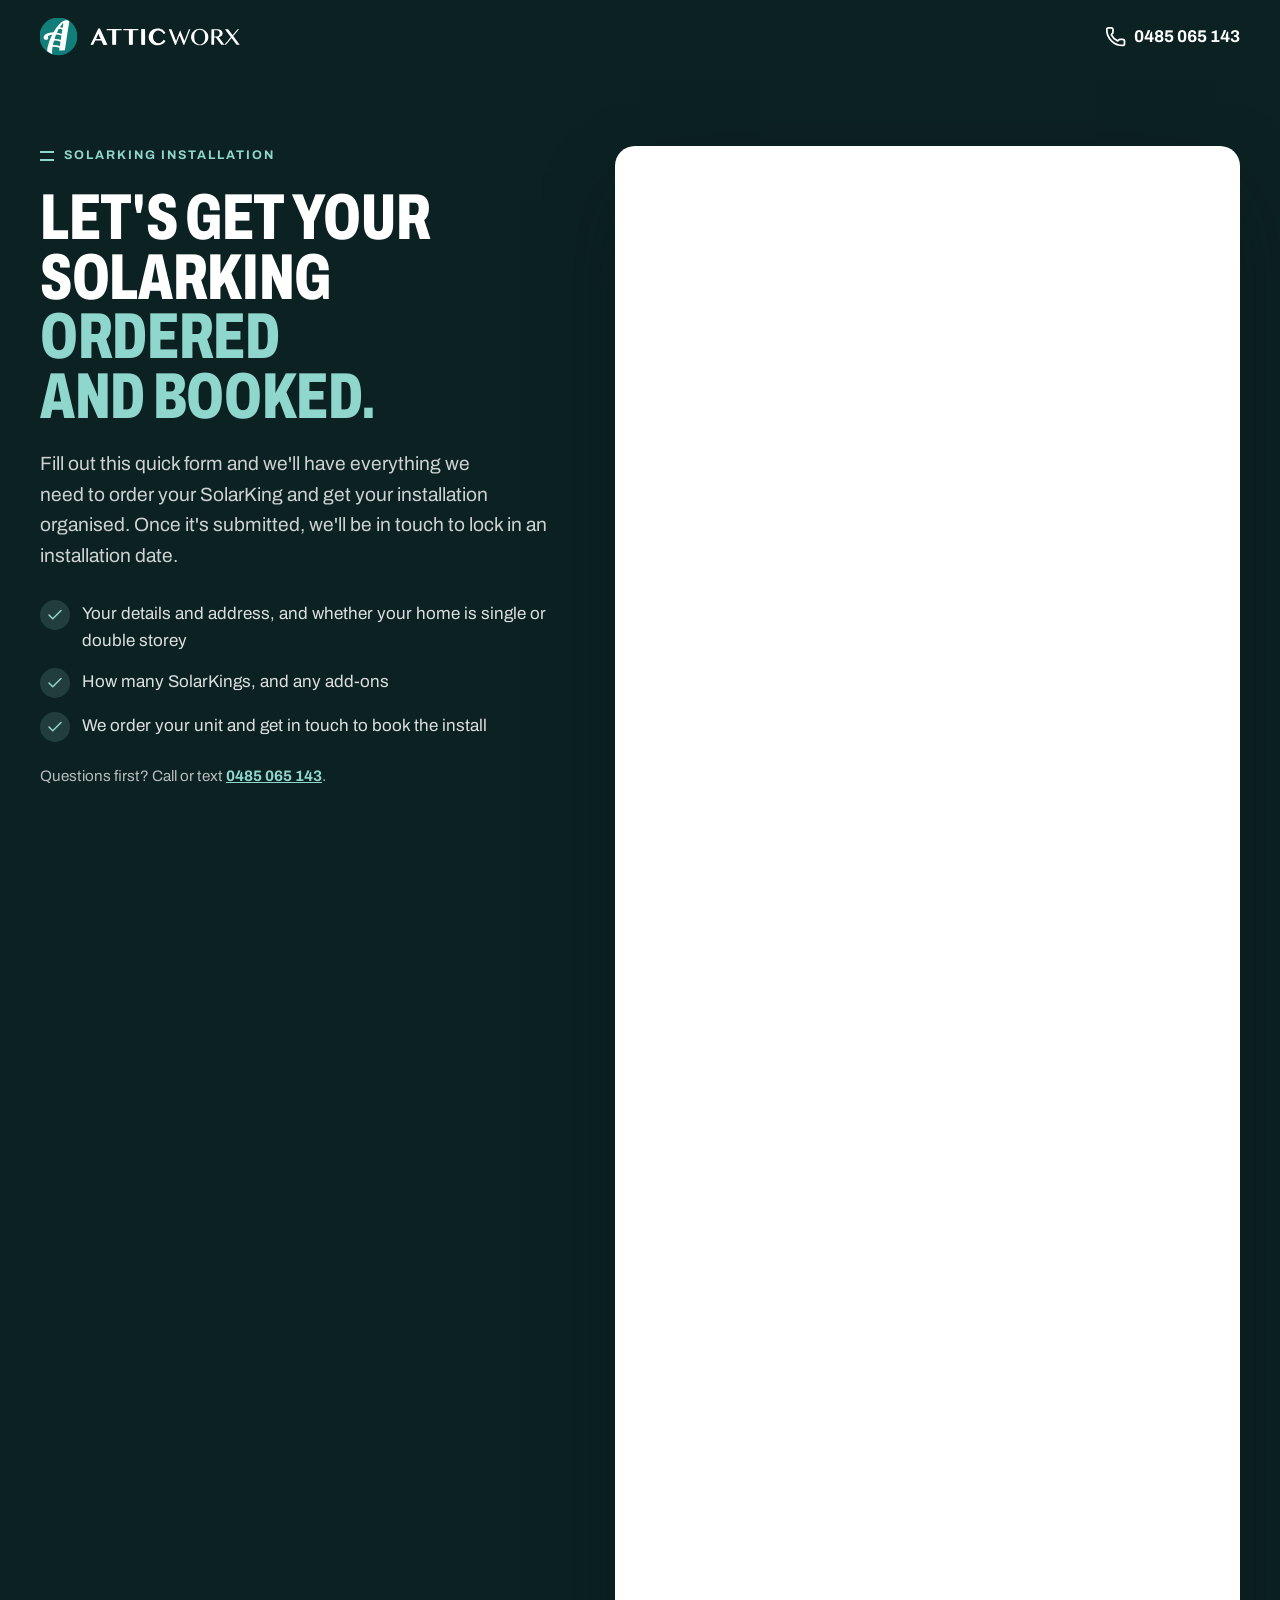
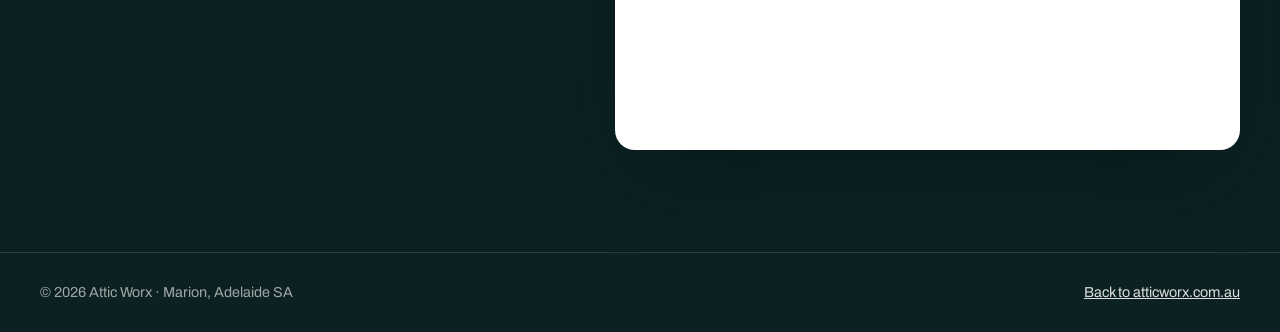
<file: solar-king-installation.html>
<!doctype html>
<html lang="en-AU">
<head>
<meta charset="utf-8">
<meta name="viewport" content="width=device-width, initial-scale=1, viewport-fit=cover">
<title>Book your SolarKing installation | Attic Worx</title>
<meta name="description" content="For Attic Worx customers going ahead with a SolarKing solar vent: send your details so we can order your unit and book your installation.">
<!-- For customers who have already accepted a SolarKing quote (Nathan sends them this link), so it stays out of
     search results and the sitemap. The form is Attic Worx's own GoHighLevel form "Solar King" (VE92T8z9XNzhtlDCFxgZ),
     embedded as it was on the old site: submissions, workflows and notifications in GHL are unchanged. -->
<meta name="robots" content="noindex, follow">
<link rel="canonical" href="https://atticworx.com.au/solar-king-installation">
<meta name="theme-color" content="#0c2122">
<meta name="color-scheme" content="light">
<link rel="preload" href="/assets/fonts/archivo-var.woff2" as="font" type="font/woff2" crossorigin>
<link rel="preconnect" href="https://api.leadconnectorhq.com">
<link rel="stylesheet" href="/assets/css/styles.css">
<link rel="icon" href="/favicon.svg" type="image/svg+xml">
<link rel="icon" href="/favicon.ico" sizes="32x32">
<link rel="apple-touch-icon" href="/apple-touch-icon.png">
<!-- The same tracking as the rest of the site (see README, Tracking) -->
<script>window.AW_TRACKING = { metaPixel: '1235239581493374', gtm: 'GTM-WDL55GG4' }; window.dataLayer = window.dataLayer || [];</script>
<style>
  .sk { min-height: 100vh; min-height: 100dvh; background: var(--roof); color: var(--white); }
  .sk-top { display: flex; align-items: center; justify-content: space-between; gap: 16px; padding-block: 18px; }
  .sk-top .brand { display: inline-flex; align-items: center; gap: 12px; color: var(--white); text-decoration: none; }
  .sk-top .brand-mark { width: 38px; height: 38px; }
  .sk-top .brand-word { width: 150px; height: auto; fill: var(--white); }
  .sk-top .phone-link { display: inline-flex; align-items: center; gap: 8px; color: var(--white); font-weight: 700; text-decoration: none; }
  .sk-grid {
    display: grid; grid-template-columns: minmax(0, 0.9fr) minmax(0, 1.1fr); gap: clamp(32px, 5vw, 72px);
    align-items: start; padding-block: clamp(28px, 6vw, 72px) clamp(56px, 8vw, 104px);
  }
  .sk-copy { display: grid; gap: 22px; position: sticky; top: 32px; }
  .sk-copy h1 { font-size: clamp(2.6rem, 1.5rem + 3.2vw, 4.4rem); line-height: .92; }
  .sk-copy h1 span { display: block; color: var(--mint); }
  .sk-copy .lede { color: rgba(255, 255, 255, 0.8); }
  .sk-steps { display: grid; gap: 14px; margin-top: 6px; }
  .sk-steps li { display: grid; grid-template-columns: 30px 1fr; gap: 12px; align-items: start; color: rgba(255, 255, 255, 0.86); }
  .sk-steps .icon { width: 30px; height: 30px; padding: 6px; border-radius: 50%; background: rgba(143, 214, 204, 0.16); color: var(--mint); }
  .sk-help { color: rgba(255, 255, 255, 0.7); font-size: .95rem; }
  .sk-help a { color: var(--mint); font-weight: 700; }
  .sk-card { background: var(--white); color: var(--ink); border-radius: var(--r-card, 20px); padding: clamp(10px, 2vw, 22px); box-shadow: var(--shadow-lg); }
  .sk-card iframe { display: block; width: 100%; height: 1560px; border: 0; border-radius: 12px; } /* about the form's height; GHL's script then fits it exactly */
  .sk-noscript { padding: 24px; }
  .sk-foot { display: flex; flex-wrap: wrap; gap: 8px 24px; justify-content: space-between; padding-block: 28px; border-top: 1px solid var(--roof-line); color: rgba(255, 255, 255, 0.6); font-size: .9rem; }
  .sk-foot a { color: rgba(255, 255, 255, 0.85); }
  @media (max-width: 900px) {
    .sk-grid { grid-template-columns: minmax(0, 1fr); }
    .sk-copy { position: static; }
    .sk-card { margin-inline: calc(-1 * clamp(0px, 2vw, 8px)); }
    .sk-card iframe { height: 1660px; }
  }
  @media (max-width: 560px) {
    .sk-top .brand-word { width: 118px; }
    .sk-top .phone-link span { display: none; }
    .sk-top .phone-link { width: 44px; height: 44px; justify-content: center; border-radius: 50%; background: var(--teal); }
  }
</style>
</head>
<body>
<noscript><iframe src="https://www.googletagmanager.com/ns.html?id=GTM-WDL55GG4" height="0" width="0" style="display:none;visibility:hidden" title="Google Tag Manager"></iframe><img height="1" width="1" style="display:none" alt="" src="https://www.facebook.com/tr?id=1235239581493374&amp;ev=PageView&amp;noscript=1"></noscript>
<svg width="0" height="0" style="position:absolute" aria-hidden="true" focusable="false">
<symbol id="i-phone" viewBox="0 0 24 24"><path d="M13.832 16.568a1 1 0 0 0 1.213-.303l.355-.465A2 2 0 0 1 17 15h3a2 2 0 0 1 2 2v3a2 2 0 0 1-2 2A18 18 0 0 1 2 4a2 2 0 0 1 2-2h3a2 2 0 0 1 2 2v3a2 2 0 0 1-.8 1.6l-.468.351a1 1 0 0 0-.292 1.233 14 14 0 0 0 6.392 6.384"/></symbol>
<symbol id="i-check" viewBox="0 0 24 24"><path d="M20 6 9 17l-5-5"/></symbol>
<symbol id="i-arrow-left" viewBox="0 0 24 24"><path d="m12 19-7-7 7-7"/><path d="M19 12H5"/></symbol>
<symbol id="logo-word" viewBox="0 0 3990 470"><path fill-rule="evenodd" d="m1769 15-16 2-11 3a169 169 0 0 0-36 9l-9 4-5 2-28 14a216 216 0 0 0-101 143 266 266 0 0 0 10 124l2 6a211 211 0 0 0 117 115 301 301 0 0 0 142 22 204 204 0 0 0 87-30l15-10 12-9c21-16 58-58 57-66q1-2-11-10c-27-21-30-22-32-21l-7 7c-35 47-65 72-100 82a143 143 0 0 1-109-20 149 149 0 0 1-59-75l-2-7-2-8-3-12-3-18a274 274 0 0 1 2-65 185 185 0 0 1 34-79 226 226 0 0 1 32-28l3-2c16-12 47-20 73-20a122 122 0 0 1 63 17 220 220 0 0 1 72 66q5 8 8 9l11-7 12-8 18-13c3-3 3-5-4-15a220 220 0 0 0-155-101c-8-1-63-2-77-1M218 16l-3 4-2 5-3 5-3 5-1 4-9 18-44 93-96 200-3 8-1 2-3 5-3 5-1 4-9 18-26 56c1 2 5 2 35 2 34 0 35 0 37-2l2-3 8-18 47-92h160l37 77 17 35 3 3h51l52-1c2-2 2-2-1-9L266 19l-3-4h-22zm226 10c-2 2-2 3-2 17 0 13 0 14 2 16s3 2 72 2c62 0 70 0 71 2 2 1 2 20 2 193 0 189 0 192 2 193 3 2 101 1 103 0l1-193 1-193c1-2 3-2 71-2 63 0 71 0 72-2 3-2 3-31 0-33-1-2-20-2-197-2-195 0-196 0-198 2m445 0c-2 2-2 3-2 17 0 13 0 14 2 16s3 2 72 2c62 0 70 0 71 2 2 1 2 20 2 193 0 189 0 192 2 193 3 2 101 1 103 0l1-193 1-193c1-2 3-2 71-2 63 0 71 0 72-2 3-2 3-31 0-33-1-2-20-2-197-2-195 0-196 0-198 2m475-1-2 1a15444 15444 0 0 0 1 423l51 1 50-1c2-1 2-4 2-211 0-190 0-211-2-212-1-2-7-2-50-2zm1526 0-18 3-10 2c-3 0-14 3-25 8l-8 2-6 2-33 18-24 17a379 379 0 0 0-46 52l-10 18-2 6q-15 32-18 66c-1 14-1 45 1 53a256 256 0 0 0 35 89 255 255 0 0 0 82 73 275 275 0 0 0 70 23c15 4 66 4 83 0a290 290 0 0 0 79-29l5-3a257 257 0 0 0 87-102l10-29 3-14 2-12a343 343 0 0 0-2-66l-5-23c0-3-5-17-13-33-5-10-5-10-13-21a237 237 0 0 0-93-80l-6-2a232 232 0 0 0-125-18m-794 8 2 7 2 5 2 5 3 8 11 26 9 25 3 6 2 6 2 5 7 20 3 7 4 8a1092 1092 0 0 0 35 90l9 23 2 4 4 10a1273 1273 0 0 0 39 101l21 52c3 9 4 10 17 10 12 0 13-1 17-11l2-7 3-8 8-19 2-6 2-5 3-8 20-53 35-92 18-44c1 0 6 7 7 12l2 6 4 8 9 25 3 6 2 6 2 5 10 27 10 25 4 8 34 88 16 35q0 3 10 2 13 0 13-4l3-8 8-18 30-81 8-19 2-7 2-5 3-8 11-28 15-38 9-25 2-5 4-10 29-77 30-79c2-8 2-8-16-8-16 0-19 1-19 6l-2 6-8 19-10 28-8 19-2 6-2 5-3 8-22 58-3 9-8 19-2 6-2 5-3 10-15 39-27 68q-2 1-7-9l-3-8-4-10-9-24-2-6-3-6-2-5-7-20-3-6-4-9-34-87-22-55-8-22q-5-13-9-9l-1 3-2 5-7 20-3 7-3 9-15 39-10 26-10 25-2 6-4 9-19 50-24 65q-4 10-8 10-2-1-3-6l-2-6-3-7-2-4-4-10-37-96-6-16-3-7-4-8-38-100-3-7-4-9-9-24c-3-9-2-9-40-9h-33zm1137 0c-3 2-3 410 0 412 2 3 8 3 38 3 25 0 28-1 30-2 1-2 2-7 2-95l1-95 2-3c4-1 42 0 45 1l18 23 20 27 10 14 95 128 3 3h114l3-3 14-16 29-34 44-51 51-60 4-5 11-11a3641 3641 0 0 0 129 168c9 12 6 11 49 11 38 0 40 0 40-4a1949 1949 0 0 1-75-101l-40-53-37-49c-7-8-19-25-19-28l17-21 61-71 45-53 28-34c0-2-1-3-16-3-14 0-17 0-20 2l-3 2-3 4-48 56-59 70c-20 23-19 22-22 22l-4-3-2-3-52-68-15-21-36-47c-11-15-6-14-52-14l-40 1q-2 2 8 15l54 71 70 92 23 32-5 7-55 66-30 35-44 50-31 37c-7 7-8 7-18-7l-128-170c-10-14-11-13 5-18a163 163 0 0 0 42-21 102 102 0 0 0 33-37l3-6 3-8 2-6 2-8c3-12 0-39-5-52a101 101 0 0 0-48-53 171 171 0 0 0-64-19 2947 2947 0 0 0-177 1m-332 13a173 173 0 0 0-45 14c-16 7-37 26-49 44q-15 22-22 46l-3 10-2 7-2 9a402 402 0 0 0 2 137 190 190 0 0 0 24 61 142 142 0 0 0 76 59 152 152 0 0 0 67 3 112 112 0 0 0 47-21c13-8 33-30 42-46a233 233 0 0 0 27-86 419 419 0 0 0-8-125l-3-8-2-8-2-5-3-7-2-4-5-9a145 145 0 0 0-51-54c-19-13-60-21-86-17m405 12-2 3a3130 3130 0 0 0 1 168c3 2 60 1 70-2a105 105 0 0 0 40-17c8-4 21-19 27-30 7-13 8-19 8-38a63 63 0 0 0-5-31c-4-15-21-35-37-43-12-5-17-7-29-9-14-1-70-2-73-1M218 167l-3 6-5 10-14 29-12 26-24 53 1 3h120v-4l-3-9a1131 1131 0 0 1-40-87c-16-36-15-35-20-27"/></symbol>
<symbol id="logo-mark" viewBox="32 32 2120 2120"><circle cx="1092" cy="1092" r="1060" fill="#117e79"/><path fill="#fff" fill-rule="evenodd" d="M1525 184c-24 1-58 8-88 17-90 29-181 92-281 194a2018 2018 0 0 0-331 449l-12 19c-6 6-4 5-62 6h-54l-35 3-61 9c-57 9-130 34-180 61-97 54-151 125-154 204-2 69 34 118 97 131 24 5 40 5 66 0q73-11 93-62c4-10 4-36 0-49q-7-20-18-35c-9-12-9-15-3-28q26-53 107-79c29-10 56-16 94-22 40-6 39-7 16 40a2990 2990 0 0 0-228 637l-2 13-4 16-7 47a420 420 0 0 0-7 59c-3 22-3 83-1 99l1 9 14 10q111 80 252 134l6 2v-3a939 939 0 0 1 6-292l10-69c6-33 6-33 26-35a1014 1014 0 0 1 359 54c8 5 8 8 3 52l-11 96q1 9 7 12h41l76-4 163-9c22-1 25-4 28-24l24-156 11-77 8-48 52-335 7-44 28-183 6-37 7-51 8-45 2-19 11-66 10-64 33-216 19-126 20-127c0-3-59-41-94-61l-14-8h-29zm-169 178c-8 4-43 32-62 51a938 938 0 0 0-123 163c1 5 5 6 27 10 40 8 93 21 114 28q6 3 11 0c4-2 6-6 8-20l6-40 3-19 8-51 4-27 12-74c2-14 2-18-1-20q-1-3-7-1m-239 308-7 6a1373 1373 0 0 0-98 209c3 4 14 7 46 12a1481 1481 0 0 1 182 42c28 9 31 9 34 2a382 382 0 0 0 12-62l2-18 8-48 7-45c9-53 9-55-1-60a733 733 0 0 0-185-38M969 988c-6 3-7 5-22 43q-33 87-60 168c-7 23-8 25-6 29 3 5 6 5 36 6a1017 1017 0 0 1 170 18 633 633 0 0 1 127 38c7 0 8-4 12-29l18-118 12-73c4-21 2-23-19-31a779 779 0 0 0-268-51m-115 339c-7 4-9 8-13 22l-23 84c-7 28-23 91-30 125-4 18-4 18 31 18a686 686 0 0 1 117 7l27 4c49 5 144 26 184 40q21 8 23-11l11-69 8-48 13-82c4-26 3-29-18-38q-66-30-146-42a948 948 0 0 0-184-10"/></symbol>
</svg>
<a class="skip-link" href="#form">Skip to the form</a>

<div class="sk on-dark">
  <header class="wrap sk-top">
    <a class="brand" href="/" aria-label="Attic Worx home">
      <svg class="brand-mark" viewBox="32 32 2120 2120" aria-hidden="true"><use href="#logo-mark"></use></svg>
      <svg class="brand-word" viewBox="0 0 3990 470" aria-hidden="true"><use href="#logo-word"></use></svg>
    </a>
    <a class="phone-link" href="tel:+61485065143" aria-label="Call 0485 065 143"><svg class="icon" aria-hidden="true"><use href="#i-phone"></use></svg><span>0485 065 143</span></a>
  </header>

  <main class="wrap sk-grid" id="main">
    <div class="sk-copy">
      <p class="eyebrow">SolarKing installation</p>
      <h1 class="display">Let's get your SolarKing <span>ordered and booked.</span></h1>
      <p class="lede">Fill out this quick form and we'll have everything we need to order your SolarKing and get your installation organised. Once it's submitted, we'll be in touch to lock in an installation date.</p>
      <ul class="sk-steps">
        <li><svg class="icon" aria-hidden="true"><use href="#i-check"></use></svg><span>Your details and address, and whether your home is single or double storey</span></li>
        <li><svg class="icon" aria-hidden="true"><use href="#i-check"></use></svg><span>How many SolarKings, and any add-ons</span></li>
        <li><svg class="icon" aria-hidden="true"><use href="#i-check"></use></svg><span>We order your unit and get in touch to book the install</span></li>
      </ul>
      <p class="sk-help">Questions first? Call or text <a href="tel:+61485065143">0485 065 143</a>.</p>
    </div>

    <div class="sk-card" id="form">
      <iframe
        src="https://api.leadconnectorhq.com/widget/form/VE92T8z9XNzhtlDCFxgZ"
        id="inline-VE92T8z9XNzhtlDCFxgZ"
        title="SolarKing installation form"
        data-layout="{'id':'INLINE'}"
        data-trigger-type="alwaysShow" data-trigger-value=""
        data-activation-type="alwaysActivated" data-activation-value=""
        data-deactivation-type="neverDeactivate" data-deactivation-value=""
        data-form-name="Solar King" data-layout-iframe-id="inline-VE92T8z9XNzhtlDCFxgZ" data-form-id="VE92T8z9XNzhtlDCFxgZ"
        loading="eager"></iframe>
    </div>
  </main>

  <footer class="wrap sk-foot">
    <span>© <span data-year>2026</span> Attic Worx · Marion, Adelaide SA</span>
    <a href="/">Back to atticworx.com.au</a>
  </footer>
</div>

<!-- GoHighLevel's own script: sizes the form's frame to fit the form -->
<script src="https://link.msgsndr.com/js/form_embed.js" defer></script>
<script>
  /* Footer year, and the site's tracking (same loader as assets/js/main.js: after load, only on atticworx.com.au,
     or with ?tracking=on). */
  (function () {
    var y = document.querySelector('[data-year]');
    if (y) y.textContent = String(new Date().getFullYear());
    var t = window.AW_TRACKING || {};
    var live = /(^|\.)atticworx\.com\.au$/.test(location.hostname) || /[?&]tracking=on\b/.test(location.search);
    if (!live) return;
    var load = function () {
      if (t.gtm) {
        window.dataLayer.push({ 'gtm.start': new Date().getTime(), event: 'gtm.js' });
        var g = document.createElement('script'); g.async = true;
        g.src = 'https://www.googletagmanager.com/gtm.js?id=' + encodeURIComponent(t.gtm); document.head.appendChild(g);
      }
      if (t.metaPixel && typeof window.fbq !== 'function') {
        var fbq = window.fbq = function () { if (fbq.callMethod) fbq.callMethod.apply(fbq, arguments); else fbq.queue.push(arguments); };
        if (!window._fbq) window._fbq = fbq;
        fbq.push = fbq; fbq.loaded = true; fbq.version = '2.0'; fbq.queue = [];
        var f = document.createElement('script'); f.async = true; f.src = 'https://connect.facebook.net/en_US/fbevents.js'; document.head.appendChild(f);
        fbq('init', t.metaPixel); fbq('track', 'PageView');
      }
    };
    var idle = function () { if (window.requestIdleCallback) requestIdleCallback(load, { timeout: 3000 }); else setTimeout(load, 1); };
    if (document.readyState === 'complete') idle(); else window.addEventListener('load', idle, { once: true });
  })();
</script>
</body>
</html>
</file>
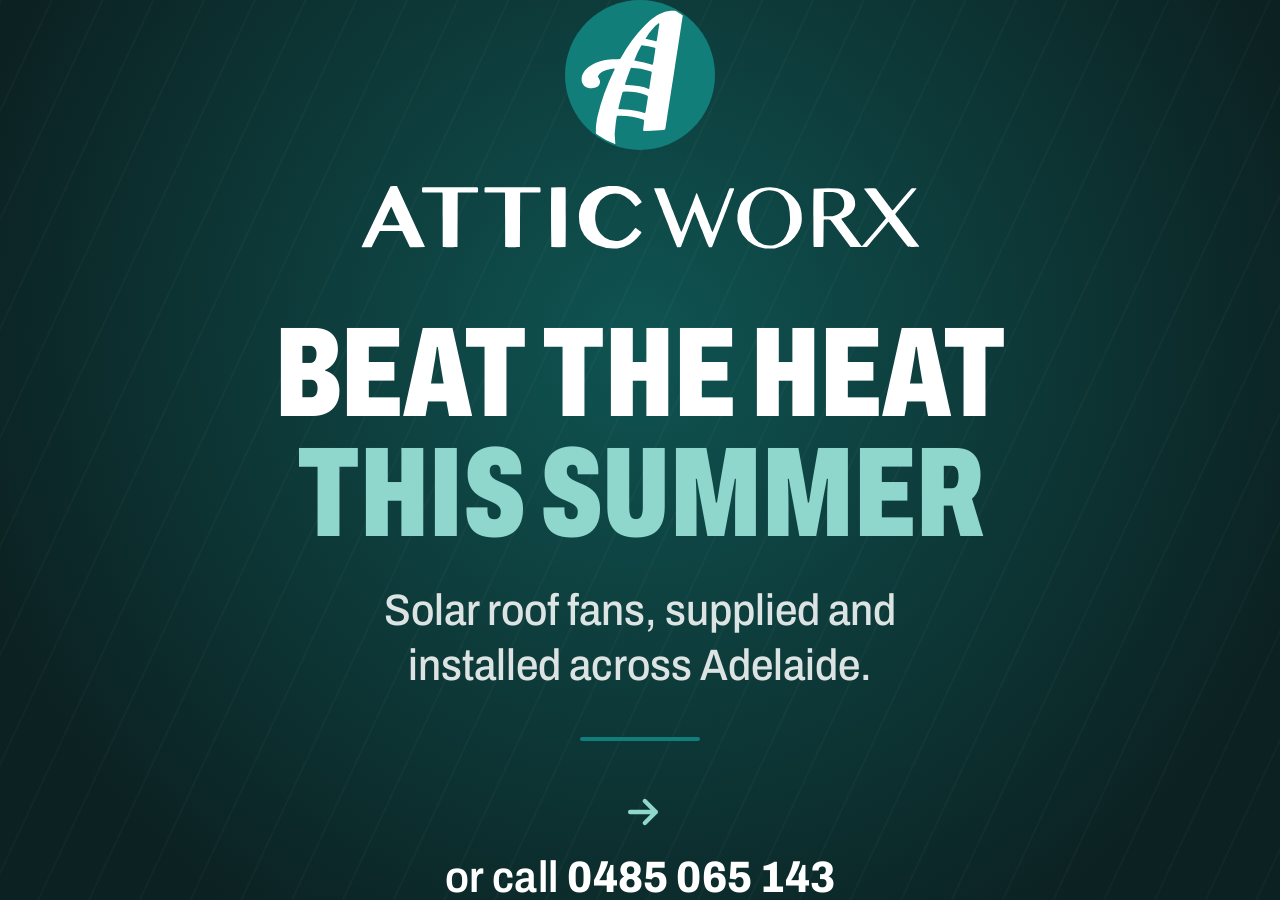
<file: scripts/promo/promo.html>
<!doctype html>
<html lang="en">
<head>
<meta charset="utf-8">
<title>Attic Worx solar fan promo</title>
<!-- One frame of the promo, drawn for a given time. render.cjs loads this page, injects the edit list
     (edl.json) as window.EDL and the frames folder (prep.py's output) as window.WORK, then calls
     renderAt(t) and screenshots each frame.
     ?fmt=1x1 (the website), 9x16 (Reels, Stories) or 4x5 (feed); ?cta=web|ad picks the end card's line. -->
<style>
@font-face {
  font-family: "Archivo";
  src: url("../../assets/fonts/archivo-var.woff2") format("woff2");
  font-weight: 100 900;
  font-stretch: 62% 125%;
}
:root {
  --teal: #117E79; --teal-deep: #0B5E5A; --mint: #8FD6CC; --roof: #0C2122; --ink: #0A0C0C;
  --cap: 68px; --h1: 150px; --chip: 56px; --endScale: 1;
}
* { box-sizing: border-box; margin: 0; padding: 0; }
html, body { width: var(--W); height: var(--H); overflow: hidden; background: #000; }
body { font-family: "Archivo", sans-serif; color: #fff; -webkit-font-smoothing: antialiased; }
#stage { position: absolute; inset: 0; overflow: hidden; }

/* Presenter */
#pres { position: absolute; left: 0; top: 0; width: 1184px; height: 1920px; transform-origin: 0 0; }
#scrim { position: absolute; inset: 0; background: linear-gradient(to bottom, rgba(12,33,34,.30) 0%, rgba(12,33,34,.10) 30%, rgba(12,33,34,0) 46%); }

/* Logo lockup */
.lockup { position: absolute; left: 0; right: 0; display: flex; align-items: center; justify-content: center; gap: 18px; }
.lockup img.mark { width: 66px; height: 66px; filter: drop-shadow(0 4px 14px rgba(12,33,34,.35)); }
.lockup img.word { width: 330px; height: auto; filter: brightness(0) invert(1) drop-shadow(0 3px 12px rgba(12,33,34,.45)); }

/* Hook: on screen from the first frame (it is the website's poster) */
#hook { position: absolute; left: 50px; right: 50px; text-align: center; }
.chip { display: inline-block; background: var(--teal); color: #fff; font-weight: 750; font-stretch: 80%;
  text-transform: uppercase; letter-spacing: .06em; border-radius: 12px; }
#hook .chip { font-size: var(--chip); padding: .25em .54em .27em; box-shadow: 0 10px 30px rgba(12,33,34,.25); }
#hook h1 { margin-top: 22px; font-weight: 850; font-stretch: 66%; text-transform: uppercase; font-size: var(--h1);
  line-height: .94; letter-spacing: -.005em; text-shadow: 0 6px 30px rgba(12,33,34,.40); }
#hook h1 .line { display: block; padding-bottom: 6px; }
#hook h1 .hlwrap { position: relative; z-index: 0; display: inline-block; }
#hook h1 .hlwrap::before { content: ""; position: absolute; left: -10px; right: -10px; top: 14%; bottom: 4%;
  background: var(--teal); border-radius: 10px; z-index: -1; transform-origin: 0 50%; transform: scaleX(var(--hl, 0)); }

/* B-roll card */
#card { position: absolute; border-radius: 28px; overflow: hidden; background: var(--roof);
  box-shadow: 0 30px 70px rgba(12,33,34,.38), 0 0 0 1px rgba(255,255,255,.14) inset; }
#card img { position: absolute; left: 0; top: 0; width: 100%; height: 100%; object-fit: cover; transform-origin: 50% 45%; }
#card .tag { position: absolute; left: 22px; top: 22px; font-size: 34px; padding: 10px 18px 11px; border-radius: 10px; }
#statShade { position: absolute; inset: 0; background: linear-gradient(to bottom, rgba(12,33,34,.55), rgba(12,33,34,.86)); }
#stat { position: absolute; inset: 0; display: flex; flex-direction: column; align-items: center; justify-content: center; text-align: center; }
#stat .eyebrow { font-size: 40px; font-weight: 750; font-stretch: 80%; letter-spacing: .14em; color: var(--mint); }
#stat .num { font-weight: 850; font-stretch: 66%; font-size: 236px; line-height: .9; margin-top: 6px; font-variant-numeric: tabular-nums; }
#stat .num sup { font-size: .42em; vertical-align: top; position: relative; top: .12em; margin-left: .04em; font-weight: 800; }
#stat .sub { font-size: 50px; font-weight: 650; font-stretch: 85%; margin-top: 14px; }
#stat .fine { position: absolute; right: 22px; bottom: 16px; font-size: 22px; font-weight: 500; color: rgba(255,255,255,.66); letter-spacing: .02em; }

/* Lower captions, word by word */
#cap { position: absolute; left: 50px; right: 50px; display: flex; justify-content: center; }
#cap .pill { background: rgba(12,33,34,.86); border-radius: 22px; padding: .24em .44em .27em; max-width: 960px; text-align: center;
  font-size: var(--cap); font-weight: 760; font-stretch: 80%; line-height: 1.08; box-shadow: 0 14px 40px rgba(12,33,34,.30);
  transform-origin: 50% 100%; }
#cap .w { display: inline-block; }

/* The offer, as he asks for the quote */
#chips { position: absolute; left: 50px; right: 50px; display: flex; flex-direction: column; align-items: center; gap: 18px; }
#chips .chip { font-size: var(--chip); padding: .25em .54em .27em; box-shadow: 0 12px 32px rgba(12,33,34,.28); }
#chips .chip.alt { background: #fff; color: var(--roof); }

/* End card */
#end { position: absolute; inset: 0; background: var(--roof); overflow: hidden; }
#end .glow { position: absolute; left: 50%; top: 38%; width: 1400px; height: 1400px; margin: -700px 0 0 -700px;
  background: radial-gradient(closest-side, rgba(17,126,121,.55), rgba(17,126,121,0)); }
#end .rays { position: absolute; inset: 0; background: repeating-linear-gradient(115deg, rgba(255,255,255,.025) 0 2px, transparent 2px 46px); }
#end .col { position: absolute; left: 66px; right: 66px; display: flex; flex-direction: column; align-items: center; text-align: center;
  transform-origin: 50% 0; transform: scale(var(--endScale)); }
#end .mark { width: 150px; height: 150px; }
#end .word { width: 560px; margin-top: 34px; filter: brightness(0) invert(1); }
#end h2 { margin-top: 64px; font-weight: 850; font-stretch: 66%; text-transform: uppercase; font-size: 128px; line-height: .94; }
#end h2 span { color: var(--mint); }
#end .sub { margin-top: 28px; font-size: 44px; font-weight: 500; font-stretch: 90%; line-height: 1.25; color: rgba(255,255,255,.86); max-width: 860px; text-wrap: balance; }
#end .rule { width: 120px; height: 4px; background: var(--teal); border-radius: 2px; margin-top: 44px; }
#end .cta { margin-top: 40px; font-size: 54px; font-weight: 760; font-stretch: 85%; color: var(--mint); }
#end .cta svg { width: 44px; height: 44px; vertical-align: -6px; margin-left: 6px; }
#end .phone { margin-top: 14px; font-size: 44px; font-weight: 600; font-stretch: 90%; color: #fff; letter-spacing: .01em; }
#end .phone b { font-weight: 800; }
</style>
</head>
<body>
<div id="stage">
  <img id="pres" alt="">
  <div id="scrim"></div>

  <div class="lockup" id="logoTop"><img class="mark" src="../../source/logo/logo-mark.svg" alt=""><img class="word" src="../../source/logo/logo-wordmark.svg" alt=""></div>

  <div id="hook">
    <span class="chip" id="hookChip">Adelaide homeowners</span>
    <h1><span class="line">Are you ready</span><span class="line">for <span class="hlwrap" id="hlSummer">summer?</span></span></h1>
  </div>

  <div id="card">
    <img id="broll" alt="">
    <span class="chip tag" id="tagA">Solar powered</span>
    <span class="chip tag" id="tagB">Brushless fan</span>
    <div id="statShade"></div>
    <div id="stat">
      <div class="eyebrow">UP TO</div>
      <div class="num"><span id="statNum">2,000</span><sup>m³</sup></div>
      <div class="sub">of air out per hour</div>
      <div class="fine">Manufacturer's rated airflow</div>
    </div>
  </div>

  <div id="chips">
    <span class="chip" id="chipQuote">Free quotes</span>
    <span class="chip alt" id="chipInstall">Supplied &amp; installed</span>
  </div>

  <div id="cap"><div class="pill" id="pill"></div></div>

  <div id="end">
    <div class="glow"></div>
    <div class="rays"></div>
    <div class="col" id="endCol">
      <img class="mark rise" src="../../source/logo/logo-mark.svg" alt="">
      <img class="word rise" src="../../source/logo/logo-wordmark.svg" alt="">
      <h2 class="rise">Beat the heat<br><span>this summer</span></h2>
      <p class="sub rise">Solar roof fans, supplied and installed across Adelaide.</p>
      <div class="rule rise"></div>
      <p class="cta rise"><span id="ctaText"></span><svg viewBox="0 0 24 24" fill="none" stroke="currentColor" stroke-width="2.4" stroke-linecap="round" stroke-linejoin="round"><path d="M5 12h14M13 6l6 6-6 6"/></svg></p>
      <p class="phone rise">or call <b>0485 065 143</b></p>
    </div>
  </div>
</div>

<script>
const P = new URLSearchParams(location.search);
const FMT = P.get("fmt") || "1x1";
const CTA = P.get("cta") || (FMT === "1x1" ? "web" : "ad");
const EDL = window.EDL;                 // injected by render.cjs from edl.json
const WORK = "file://" + window.WORK;    // the frames prep.py wrote
const FPS = EDL.fps, TOTAL = EDL.total;

// Layout per format. F: where the face anchor sits on screen at zoom 1. Text stays inside the platform's
// safe area: 9x16 keeps it out of the top 15% and bottom 35% (Reels and Stories interface); 1x1 keeps the
// captions above the bottom 22%, where browsers draw the player's controls (tallest on phones).
const L = {
  "1x1":  { W: 1080, H: 1080, s0: 1080 / 1184, F: [437.8, 618], logoY: 30, hookY: 104, card: [120, 30, 840, 432],
            capBottom: 838, chipsY: 120, endY: 151, endScale: 0.85, cap: 56, h1: 128, chip: 50 },
  "9x16": { W: 1080, H: 1920, s0: 1, F: [480, 902], logoY: 300, hookY: 400, card: [66, 300, 948, 487],
            capBottom: 1236, chipsY: 420, endY: 330, endScale: 1, cap: 68, h1: 150, chip: 56 },
  "4x5":  { W: 1080, H: 1350, s0: 1080 / 1184, F: [437.8, 760], logoY: 64, hookY: 156, card: [66, 70, 948, 487],
            capBottom: 1290, chipsY: 170, endY: 225, endScale: 1, cap: 68, h1: 150, chip: 56 },
}[FMT];
const root = document.documentElement.style;
root.setProperty("--W", L.W + "px"); root.setProperty("--H", L.H + "px");
root.setProperty("--cap", L.cap + "px"); root.setProperty("--h1", L.h1 + "px");
root.setProperty("--chip", L.chip + "px"); root.setProperty("--endScale", L.endScale);
const A = [480, 902]; // face anchor in the 1184x1920 presenter frames

// Edit list -> output timeline
const SEGS = EDL.segs.map(s => ({ ...s }));
let acc = 0;
for (const s of SEGS) { s.o0 = acc / FPS; acc += s.out - s.in; s.o1 = acc / FPS; s.off = s.in / FPS - s.o0; }
const segAt = t => SEGS.find(s => t < s.o1) || SEGS[SEGS.length - 1];
// source second -> output second; a time inside a removed gap goes to the next shot (starts) or the last (ends)
function mapT(src, isEnd) {
  for (let i = 0; i < SEGS.length; i++) {
    const s = SEGS[i];
    if (src < s.in / FPS) return isEnd && i > 0 ? SEGS[i - 1].o1 : s.o0;
    if (src < s.out / FPS) return src - s.off;
  }
  return SEGS[SEGS.length - 1].o1;
}
const S0 = src => mapT(src, false), S1 = src => mapT(src, true);

// Word timings (source seconds, from the transcript), in caption chunks. The hook's words are the headline.
const CH = [
  [[2.50,2.70,"Our"],[2.70,2.92,"solar"],[2.92,3.26,"fan"],[3.26,3.52,"helps"],[3.52,3.70,"draw"]],
  [[3.70,3.84,"the"],[3.84,4.08,"hot"],[4.08,4.28,"air"],[4.28,4.56,"out"]],
  [[4.56,4.70,"of"],[4.70,4.74,"your"],[4.74,4.90,"roof"],[4.90,5.26,"space,"]],
  [[5.77,5.88,"with"],[5.88,6.04,"this"],[6.04,6.44,"brushless"],[6.44,6.84,"fan"]],
  [[6.84,7.28,"drawing"],[7.28,7.98,"2,000"],[7.98,8.16,"cubic"],[8.16,8.46,"metres"]],
  [[8.46,8.66,"of"],[8.66,8.84,"air"],[8.84,9.06,"out"],[9.06,9.30,"per"],[9.30,9.58,"hour."]],
  [[10.05,10.06,"If"],[10.06,10.12,"you"],[10.12,10.24,"want"],[10.24,10.40,"a"],[10.40,10.62,"quote"]],
  [[10.62,10.90,"or"],[10.90,11.02,"an"],[11.02,11.50,"installation,"]],
  [[11.68,11.88,"message"],[11.88,12.08,"us"],[12.08,12.40,"today."]],
].map(ws => ({ ws: ws.map(([a, b, w]) => [S0(a) - 0.05, S1(b) + 0.03, w]) }));

// Key moments (output seconds)
const T = {
  hl: S0(1.78) - 0.18,              // the marker sweeps under "summer?" as he says it
  hookOut: SEGS[2].o0 - 0.06,       // the hook leaves on the cut to "Our solar fan"
  cardIn: SEGS[2].o0 + 0.06,        // the vent card takes its place, on "solar fan"
  shotB: SEGS[3].o0,                // the card cuts to the second vent shot with the cut to "brushless fan"
  stat: S0(7.28) - 0.08,            // "2,000"
  cardOut: SEGS[3].o1 - 0.14,
  quote: S0(10.40) - 0.08,
  install: S0(11.02) - 0.08,
  endIn: S1(12.40) + 0.03,          // after "today."
};
CH.forEach((c, i) => { c.t0 = c.ws[0][0] - 0.02; });
CH.forEach((c, i) => { c.t1 = i < CH.length - 1 ? CH[i + 1].t0 : T.endIn + 0.25; });

const clamp = (v, a = 0, b = 1) => Math.min(b, Math.max(a, v));
const ramp = (t, a, b) => clamp((t - a) / (b - a));
const eo = x => 1 - Math.pow(1 - x, 3);
const eio = x => x < .5 ? 4 * x * x * x : 1 - Math.pow(-2 * x + 2, 3) / 2;
const $ = id => document.getElementById(id);
const pad = n => String(n).padStart(4, "0");

const pres = $("pres"), broll = $("broll");
async function setSrc(img, src) {
  if (img.dataset.src === src) return;
  img.dataset.src = src; img.src = src;
  try { await img.decode(); } catch (e) {}
}

(function place() {
  const [x, y, w, h] = L.card;
  Object.assign($("card").style, { left: x + "px", top: y + "px", width: w + "px", height: h + "px" });
  $("logoTop").style.top = L.logoY + "px";
  $("hook").style.top = L.hookY + "px";
  $("chips").style.top = L.chipsY + "px";
  $("cap").style.bottom = (L.H - L.capBottom) + "px";
  $("endCol").style.top = L.endY + "px";
  $("ctaText").textContent = CTA === "web" ? "Get your free quote" : "Message us for a free quote";
})();

window.TOTAL = TOTAL;
window.renderAt = async function (t) {
  const seg = segAt(t);
  // Presenter: the shot's source frame, a slow push within the shot, each cut a new framing (zoom about the face)
  const srcFrame = Math.min(seg.out - 1, seg.in + Math.round((t - seg.o0) * FPS));
  const s = L.s0 * (seg.z[0] + (seg.z[1] - seg.z[0]) * eio(ramp(t, seg.o0, seg.o1)));
  let ox = L.F[0] - s * A[0], oy = L.F[1] - s * A[1];
  ox = clamp(ox, L.W - s * 1184, 0); oy = clamp(oy, L.H - s * 1920, 0);
  pres.style.transform = `translate(${ox}px, ${oy}px) scale(${s})`;
  const loads = [setSrc(pres, `${WORK}/p/${pad(srcFrame)}.jpg`)];

  // Logo: with the hook, and again with the offer
  const logoA = 1 - eo(ramp(t, T.hookOut, T.hookOut + 0.16));
  const logoD = eo(ramp(t, SEGS[4].o0 + 0.03, SEGS[4].o0 + 0.30));
  $("logoTop").style.opacity = Math.max(logoA, logoD);
  $("logoTop").style.transform = `translateY(${t < SEGS[3].o0 ? -24 * (1 - logoA) : 20 * (1 - logoD)}px)`;

  // Hook: whole from frame 0; the chip settles, the marker sweeps on "summer?", then it all lifts away
  const out = eo(ramp(t, T.hookOut, T.hookOut + 0.16));
  $("hook").style.opacity = 1 - out;
  $("hook").style.transform = `translateY(${-44 * out}px)`;
  $("hookChip").style.transform = `scale(${0.95 + 0.05 * eo(ramp(t, 0, 0.25))})`;
  $("hlSummer").style.setProperty("--hl", eo(ramp(t, T.hl, T.hl + 0.16)));

  // B-roll card: vent shot A on "solar fan", shot B from the next cut, the stat on "2,000"
  const cin = eo(ramp(t, T.cardIn, T.cardIn + 0.28));
  const cout = eio(ramp(t, T.cardOut, T.cardOut + 0.20));
  const card = $("card");
  const vis = t >= T.cardIn && t < T.cardOut + 0.20;
  card.style.display = vis ? "block" : "none";
  if (vis) {
    card.style.opacity = cin * (1 - cout);
    card.style.transform = `translateY(${30 * (1 - cin) - 28 * cout}px) scale(${0.97 + 0.03 * cin})`;
    card.style.clipPath = `inset(0 0 ${100 * (1 - cin)}% 0 round 28px)`;
    let k, z;
    if (t < T.shotB) { k = 12 + Math.round((t - T.cardIn) * FPS); z = 1.0 + 0.05 * ramp(t, T.cardIn, T.shotB); }
    else { k = 156 + Math.round((t - T.shotB) * FPS); z = 1.0 + 0.06 * ramp(t, T.shotB, T.cardOut); }
    broll.style.transform = `scale(${z})`;
    loads.push(setSrc(broll, `${WORK}/b/${pad(Math.min(335, k))}.jpg`));
    const st = eo(ramp(t, T.stat, T.stat + 0.24));
    $("tagA").style.opacity = t < T.shotB ? eo(ramp(t, T.cardIn + 0.18, T.cardIn + 0.40)) : 0;
    $("tagB").style.opacity = t < T.shotB ? 0 : (1 - st) * eo(ramp(t, T.shotB + 0.10, T.shotB + 0.32));
    $("statShade").style.opacity = st;
    $("stat").style.opacity = st;
    $("stat").style.transform = `translateY(${(1 - st) * 22}px) scale(${0.96 + 0.04 * st})`;
    const n = Math.round(2000 * eo(ramp(t, T.stat, T.stat + 0.62)) / 10) * 10;
    $("statNum").textContent = n.toLocaleString("en-AU");
  }

  // Captions: the pill pops a touch on each new chunk; the word being said is mint, words to come are dimmed
  const ci = CH.findIndex(c => t >= c.t0 && t < c.t1);
  const pill = $("pill");
  if (ci >= 0) {
    const c = CH[ci];
    if (pill.dataset.c !== String(ci)) {
      pill.dataset.c = ci;
      pill.innerHTML = c.ws.map(w => `<span class="w">${w[2]}</span>`).join(" ");
    }
    const pop = eo(ramp(t, c.t0, c.t0 + 0.10));
    const first = ci === 0;
    pill.style.opacity = first ? pop : 1;
    pill.style.transform = `translateY(${first ? (1 - pop) * 16 : 0}px) scale(${0.965 + 0.035 * pop})`;
    pill.querySelectorAll(".w").forEach((el, i) => {
      const [a, b] = c.ws[i];
      el.style.color = t >= a && t < b ? "#8FD6CC" : "#fff";
      el.style.opacity = t < a ? 0.5 : 1;
    });
    $("cap").style.display = "flex";
  } else {
    $("cap").style.display = "none";
  }

  // The offer chips (covered by the end card, never removed before it)
  const q = eo(ramp(t, T.quote, T.quote + 0.22)), ins = eo(ramp(t, T.install, T.install + 0.22));
  $("chipQuote").style.opacity = q;
  $("chipQuote").style.transform = `translateY(${(1 - q) * 26}px)`;
  $("chipInstall").style.opacity = ins;
  $("chipInstall").style.transform = `translateY(${(1 - ins) * 26}px)`;

  // End card: a panel rises from the bottom, then each line settles in turn
  const e = eio(ramp(t, T.endIn, T.endIn + 0.38));
  const end = $("end");
  end.style.display = e > 0 ? "block" : "none";
  end.style.clipPath = `inset(${100 * (1 - e)}% 0 0 0)`;
  end.querySelectorAll(".rise").forEach((el, i) => {
    const a = eo(ramp(t, T.endIn + 0.18 + i * 0.06, T.endIn + 0.53 + i * 0.06));
    el.style.opacity = a;
    el.style.transform = `translateY(${(1 - a) * 30}px)`;
  });
  end.querySelector(".glow").style.transform = `scale(${0.9 + 0.1 * ramp(t, T.endIn, TOTAL)})`;

  await Promise.all(loads);
};

window.ready = document.fonts.ready.then(() => Promise.all([...document.images].filter(i => i.src).map(i => i.decode().catch(() => {}))));
</script>
</body>
</html>
</file>
<file: assets/css/styles.css>
/* Attic Worx — site styles
   Layout idea: the page moves between "in the roof" (deep teal-black bands lit by timber photos)
   and "in the home" (clean, cool-white bands). One font family, Archivo: condensed and heavy for
   headlines, normal width for reading. Brand teal stays the action colour throughout.
   In this file: tokens, base, layout and the page's sections in order; then Motion (the shared
   primitives, hover, reduced motion); then one part per animated section, in page order, each scoped
   to its own section: Hero sequence, How much room?, Roof build scene, How it works, Before & after,
   Recent work. Those parts come last on purpose: they build on (and override) the rules above. */

@font-face {
  font-family: "Archivo";
  src: url("../fonts/archivo-var.woff2") format("woff2");
  font-weight: 400 900;
  font-stretch: 62% 100%;
  font-style: normal;
  font-display: swap;
}

:root {
  /* Colour */
  --teal: #117e79;          /* brand teal (from the logo mark) */
  --teal-deep: #0b5e5a;     /* hover, teal text on light */
  --mint: #8fd6cc;          /* teal tint for use on dark */
  --mint-soft: #e3f3f0;     /* teal wash on light */
  --roof: #0c2122;          /* deep roof-cavity teal-black */
  --roof-2: #133433;        /* raised surfaces on dark */
  --roof-line: rgba(143, 214, 204, 0.16);
  --ink: #0a0c0c;           /* wordmark black */
  --ink-2: #45504f;         /* secondary text */
  --ink-3: #5d6968;         /* hints */
  --paper: #f3f6f5;         /* light band, teal-biased */
  --white: #ffffff;
  --line: #d8e1df;
  --gold: #f2b01e;          /* star ratings */
  --error: #b42318;

  /* Type */
  --font: "Archivo", "Helvetica Neue", Arial, system-ui, sans-serif;
  --step--1: 0.875rem;
  --step-0: 1.0625rem;
  --step-1: 1.25rem;
  --step-2: clamp(1.4rem, 1.2rem + 0.9vw, 1.85rem);
  --step-3: clamp(2.2rem, 1.5rem + 3vw, 3.9rem);
  --step-4: clamp(2.9rem, 1.4rem + 5.6vw, 6.1rem);

  /* Space and shape */
  --gutter: clamp(16px, 4vw, 40px);
  --max: 1240px;
  --header-h: 72px;
  --r-card: 20px;
  --r-img: 14px;
  --r-ctl: 12px;
  --shadow-lg: 0 30px 80px -24px rgba(5, 20, 20, 0.55);
  --ease: cubic-bezier(0.2, 0.7, 0.2, 1);

  /* Motion (from Engel Build): entrances slower than exits, nothing bounces */
  --ease-out: cubic-bezier(0.16, 1, 0.3, 1);   /* settle: every entrance */
  --ease-io: cubic-bezier(0.7, 0, 0.2, 1);     /* a sheet or mask crossing a whole frame */
  --ease-draw: cubic-bezier(0.45, 0, 0.2, 1);  /* a pen: steady start, soft stop */
  --ease-in: cubic-bezier(0.5, 0, 0.75, 0);    /* exits */
  --t-press: 90ms;   /* :active */
  --t-out: 200ms;    /* anything leaving */
  --t-hover: 280ms;  /* hover in */
  --t-ui: 440ms;     /* menus, form steps arriving */
  --t-text: 760ms;   /* small text settling */
  --t-rise: 1050ms;  /* words rising out of their mask */
  --t-rule: 1000ms;  /* hairlines */
  --t-photo: 1150ms; /* a plate lifting off a photo */
  --t-draw: 900ms;   /* one line drawing itself */
  --stagger: 80ms;   /* between siblings, capped at 5 */
  --plate: var(--white);                   /* [data-reveal="photo"]: the section colour */
  --plate-edge: rgba(17, 126, 121, 0.45);  /* ...and its ruled bottom edge */

  color-scheme: light;
}

/* ---------- Base ---------- */
*, *::before, *::after { box-sizing: border-box; }
html {
  -webkit-text-size-adjust: 100%;
  scroll-padding-top: calc(var(--header-h) + 16px);
}
body {
  margin: 0;
  font-family: var(--font);
  font-size: var(--step-0);
  line-height: 1.6;
  color: var(--ink);
  background: var(--white);
  -webkit-font-smoothing: antialiased;
  text-rendering: optimizeLegibility;
}
body::before {
  content: "";
  position: fixed;
  inset: 0 0 auto;
  height: env(safe-area-inset-top, 0px);
  z-index: 60;
  background: var(--roof);
}
/* In-page links scroll smoothly, but only once the page has loaded (main.js adds .is-loaded): a shared
   link like /#faq lands straight on its section instead of gliding past everything above it. */
@media (prefers-reduced-motion: no-preference) {
  html.is-loaded { scroll-behavior: smooth; }
}
[hidden] { display: none !important; }
img, svg, picture { display: block; max-width: 100%; }
img { height: auto; }
h1, h2, h3, p, ul, ol, figure, blockquote, fieldset { margin: 0; }
ul, ol { padding: 0; list-style: none; }
fieldset { border: 0; padding: 0; min-width: 0; }
legend { padding: 0; }
a { color: inherit; }
button, input, select, textarea { font: inherit; color: inherit; }
h1, h2, h3 { line-height: 1.02; text-wrap: balance; }
p { text-wrap: pretty; }
:focus-visible { outline: 3px solid var(--teal); outline-offset: 3px; border-radius: 6px; }
.on-dark :focus-visible, .hero :focus-visible, .site-footer :focus-visible { outline-color: var(--mint); }
.sr-only {
  position: absolute; width: 1px; height: 1px; padding: 0; margin: -1px;
  overflow: hidden; clip: rect(0 0 0 0); white-space: nowrap; border: 0;
}
.skip-link {
  position: absolute; left: 16px; top: -60px; z-index: 100;
  background: var(--white); color: var(--ink); padding: 10px 16px; border-radius: 999px;
  font-weight: 700; text-decoration: none;
}
.skip-link:focus { top: calc(12px + env(safe-area-inset-top, 0px)); }

/* [data-split] headings: main.js wraps each word in a mask (.w) with the word inside it */
.w {
  display: inline-block; overflow: hidden; vertical-align: top;
  padding: 0.06em 0.02em 0.14em; margin: -0.06em -0.02em -0.14em;
}
.w > span { display: inline-block; }

.icon { width: 1.25em; height: 1.25em; flex: none; fill: none; stroke: currentColor; stroke-width: 2; stroke-linecap: round; stroke-linejoin: round; }
.icon-fill { fill: currentColor; stroke: none; }

/* ---------- Layout ---------- */
.wrap {
  width: 100%;
  max-width: calc(var(--max) + 2 * var(--gutter));
  margin-inline: auto;
  padding-left: max(var(--gutter), env(safe-area-inset-left, 0px));
  padding-right: max(var(--gutter), env(safe-area-inset-right, 0px));
}
.band { padding-block: clamp(72px, 9vw, 132px); }
.band-paper { background: var(--paper); --plate: var(--paper); }
.band-dark { background: var(--roof); color: var(--white); --plate: var(--roof); --plate-edge: rgba(143, 214, 204, 0.4); }
/* Each band paints on its own, so a scroll-linked drawing (the build scene, How it works) repaints its band
   and not the page under it (about 60% less paint per frame there). Every band: containing only the heavy
   ones gained nothing. Nothing is meant to paint past a band's edge. */
main > section, .site-footer { contain: paint; }

/* ---------- Type helpers ---------- */
.display {
  font-stretch: 68%;
  font-weight: 800;
  text-transform: uppercase;
  letter-spacing: -0.005em;
}
.h2 { font-size: var(--step-3); }
.eyebrow {
  display: inline-flex; align-items: center; gap: 10px;
  font-size: 0.78rem; font-weight: 700; letter-spacing: 0.16em; text-transform: uppercase;
  color: var(--teal-deep);
}
.eyebrow::before {
  /* two ladder rungs */
  content: ""; width: 14px; height: 10px; flex: none;
  border-block: 2px solid currentColor;
}
.on-dark .eyebrow, .band-dark .eyebrow { color: var(--mint); }
.lede { font-size: clamp(1.05rem, 1rem + 0.3vw, 1.2rem); color: var(--ink-2); max-width: 36em; }
.band-dark .lede { color: rgba(255, 255, 255, 0.74); }
.section-head { display: grid; gap: 18px; margin-bottom: clamp(36px, 5vw, 64px); }
.section-head-split {
  grid-template-columns: minmax(0, 1.2fr) minmax(0, 1fr);
  align-items: end; column-gap: clamp(24px, 5vw, 80px);
}
.section-head-split > .eyebrow { grid-column: 1 / -1; }
@media (max-width: 860px) { .section-head-split { grid-template-columns: minmax(0, 1fr); } }

/* ---------- Buttons ---------- */
.btn {
  display: inline-flex; align-items: center; justify-content: center; gap: 10px;
  min-height: 48px; padding: 0 22px;
  border: 1.5px solid transparent; border-radius: 999px;
  font-weight: 700; font-size: 1rem; line-height: 1; text-decoration: none;
  text-align: center; text-wrap: balance; /* one line wherever it fits; wraps rather than run off a narrow screen at large text sizes */
  cursor: pointer;
  transition: background-color .2s var(--ease), color .2s var(--ease), border-color .2s var(--ease), transform .2s var(--ease), box-shadow .2s var(--ease);
}
.btn .icon { width: 1.1em; height: 1.1em; }
.btn:active { transform: translateY(1px) scale(0.985); transition-duration: var(--t-press); }
.btn-primary { background: var(--teal); color: var(--white); }
.btn-primary:hover { background: var(--teal-deep); }
.btn-mint { background: var(--mint); color: var(--roof); }
.btn-mint:hover { background: #a9e2da; box-shadow: 0 10px 30px -10px rgba(143, 214, 204, .6); }
.btn-white { background: var(--white); color: var(--teal-deep); }
.btn-white:hover { background: var(--mint-soft); }
.btn-outline-light { border-color: rgba(255, 255, 255, 0.4); color: var(--white); }
.btn-outline-light:hover { border-color: var(--white); background: rgba(255, 255, 255, 0.08); }
.btn-ghost { border-color: var(--line); color: var(--ink); background: var(--white); }
.btn-ghost:hover { border-color: var(--ink-3); }
.btn-lg { min-height: 56px; padding: 0 28px; font-size: 1.0625rem; }
.btn-sm { min-height: 40px; padding: 0 16px; font-size: 0.9375rem; }
.btn-block { width: 100%; }

.text-link {
  display: inline-flex; align-items: center; gap: 8px;
  font-weight: 700; text-decoration: none; color: var(--teal-deep);
}

/* ---------- Header ---------- */
.site-header {
  position: sticky; top: env(safe-area-inset-top, 0px); z-index: 50;
  height: var(--header-h);
  margin-bottom: calc(-1 * var(--header-h));
  color: var(--white);
  transition: transform 450ms var(--ease-out), background-color .3s var(--ease), color .3s var(--ease), box-shadow .3s var(--ease);
}
.site-header.is-hidden {
  transform: translateY(calc(-100% - 2px));
  transition: transform 280ms var(--ease-in), background-color .3s var(--ease), color .3s var(--ease), box-shadow .3s var(--ease);
}
/* Solid once scrolled (main.js). Without JS it never is, so a noscript rule in <head> gives it the roof's
   colour throughout, and its white text stays readable over the white bands. */
.site-header.is-scrolled {
  background: rgba(255, 255, 255, 0.94);
  color: var(--ink);
  box-shadow: 0 1px 0 var(--line);
  -webkit-backdrop-filter: saturate(1.4) blur(14px);
  backdrop-filter: saturate(1.4) blur(14px);
}
.header-inner {
  --hdr-gap: 28px;
  height: 100%; display: flex; align-items: center; gap: var(--hdr-gap);
  container: hdr / inline-size; /* the row's own width, for the text-size switches below */
}
.brand { display: flex; align-items: center; gap: 12px; text-decoration: none; flex: none; }
.brand-mark { width: 38px; height: 38px; }
.brand-word { width: 150px; height: auto; fill: currentColor; }
.nav { display: flex; gap: 26px; margin-left: auto; }
.nav a {
  font-weight: 600; font-size: 0.95rem; text-decoration: none; opacity: .86;
  padding-block: 6px; background: linear-gradient(currentColor, currentColor) 0 100% / 0 2px no-repeat;
  transition: background-size .25s var(--ease), opacity .2s;
}
.nav a:hover { opacity: 1; background-size: 100% 2px; }
.header-cta { display: flex; align-items: center; gap: 16px; }
.phone-link {
  display: inline-flex; align-items: center; gap: 8px;
  font-weight: 700; text-decoration: none; font-variant-numeric: tabular-nums;
}
.site-header .btn-primary { background: var(--mint); color: var(--roof); }
.site-header .btn-primary:hover { background: #a9e2da; }
.site-header.is-scrolled .btn-primary { background: var(--teal); color: var(--white); }
.site-header.is-scrolled .btn-primary:hover { background: var(--teal-deep); }
.menu-btn {
  display: none; margin-left: auto;
  width: 44px; height: 44px; border-radius: 999px; border: 1.5px solid currentColor;
  background: transparent; align-items: center; justify-content: center; cursor: pointer;
}
.menu-btn .icon { width: 20px; height: 20px; }
.call-btn {
  display: none; margin-left: auto;
  width: 44px; height: 44px; border-radius: 999px; align-items: center; justify-content: center;
  background: var(--mint); color: var(--roof);
}
.site-header.is-scrolled .call-btn { background: var(--teal); color: var(--white); }
.call-btn + .menu-btn { margin-left: calc(12px - var(--hdr-gap)); } /* the two round buttons sit 12px apart */

.mobile-menu {
  /* popover */
  margin: 0; inset: 0 0 auto auto; height: 100dvh; width: min(380px, 100%);
  border: 0;
  padding: env(safe-area-inset-top, 0px) max(var(--gutter), env(safe-area-inset-right, 0px)) 24px var(--gutter);
  background: var(--roof); color: var(--white);
  box-shadow: var(--shadow-lg);
  /* Safari takes a closing popover out of the top layer before its fade ends: this keeps the fading panel
     over the header (50), body::before (60) and the action bar (40) meanwhile (the top layer ignores it) */
  z-index: 100;
}
@supports selector(:popover-open) { .mobile-menu:not(:popover-open) { pointer-events: none; } } /* (fading out) */
/* Without popovers (iOS 16 and older, Firefox 115 ESR) the panel would sit open at the top of the page, and
   the button would do nothing: there the page goes without them (the header's call button, its links on
   wide screens and the action bar stay) */
@supports not selector(:popover-open) { .mobile-menu, .menu-btn { display: none !important; } }
.mobile-menu::backdrop { background: rgba(5, 15, 15, 0.5); }
.mobile-menu-top {
  /* The same row as the header's (height, gutter, logo, button spot), so opening the menu changes
     the menu button into a close button and leaves the logo where it is */
  display: flex; justify-content: space-between; align-items: center; height: var(--header-h); margin-bottom: 20px;
}
@media (max-width: 480px) { .mobile-menu { width: 100%; } }
.mobile-menu nav { display: grid; }
.mobile-menu nav a {
  position: relative;
  font-stretch: 70%; font-weight: 800; text-transform: uppercase; font-size: 2rem; line-height: 1;
  text-decoration: none; padding-block: 14px; border-bottom: 1px solid var(--roof-line);
}
.mobile-menu .t { display: block; overflow: hidden; padding-block: 0.06em 0.1em; margin-block: -0.06em -0.1em; }
.mobile-menu .t > span { display: block; }
.mobile-menu .btn { margin-top: 14px; }
.mobile-menu-actions { display: grid; margin-top: 24px; }
.close-btn {
  width: 44px; height: 44px; border-radius: 999px; border: 1.5px solid rgba(255,255,255,.4);
  background: transparent; display: inline-flex; align-items: center; justify-content: center; cursor: pointer;
}

/* The row gives way in two steps: first the phone number's digits go, then the nav and the buttons
   make room for the call and menu buttons. By screen width, and also by the room the row's content
   needs, which grows with the text size (a visitor's own larger text included): the container queries
   measure the row in px + rem and land on the same widths at the default size (1060px and 960px
   screens), so at 200% text the header is the menu at every width instead of running off the side. */
@media (max-width: 1060px) {
  .nav { gap: 18px; }
  .phone-link span { display: none; }
}
@container hdr (max-width: calc(439px + 33.9rem)) {
  .nav { gap: 18px; }
  .phone-link span { display: none; }
}
@media (max-width: 960px) {
  .nav, .header-cta { display: none; }
  .menu-btn, .call-btn { display: inline-flex; }
  .header-inner { --hdr-gap: 12px; }
  .brand-word { width: 132px; }
  .brand-mark { width: 34px; height: 34px; }
}
@container hdr (max-width: calc(450px + 27.1rem)) {
  .nav, .header-cta { display: none; }
  .menu-btn, .call-btn { display: inline-flex; }
}

/* ---------- Hero ---------- */
.hero {
  position: relative; isolation: isolate; overflow: hidden;
  background: var(--roof); color: var(--white);
  padding-top: calc(var(--header-h) + clamp(28px, 6vw, 84px));
  padding-bottom: clamp(40px, 6vw, 96px);
}
.hero-media, .hero-media img {
  position: absolute; inset: 0; width: 100%; height: 100%; z-index: -3;
}
.hero-media img { object-fit: cover; object-position: 50% 42%; }
.hero::before {
  /* the roof-space darkness that lifts when the light comes on */
  content: ""; position: absolute; inset: 0; z-index: -2;
  background: #050d0d;
  opacity: 0; /* (the flicker: Hero sequence, at the end) */
}
.hero::after {
  content: ""; position: absolute; inset: 0; z-index: -1;
  background:
    radial-gradient(60% 55% at 72% 38%, rgba(255, 214, 160, 0.12), transparent 70%),
    linear-gradient(90deg, rgba(12, 33, 34, 0.94) 0%, rgba(12, 33, 34, 0.78) 38%, rgba(12, 33, 34, 0.3) 66%, rgba(12, 33, 34, 0.45) 100%),
    linear-gradient(0deg, rgba(12, 33, 34, 0.85) 0%, rgba(12, 33, 34, 0) 32%);
}
.hero-grid {
  display: grid;
  grid-template-columns: minmax(0, 1fr) minmax(340px, 440px);
  gap: clamp(32px, 5vw, 80px);
  align-items: center;
}
.hero-copy { display: grid; gap: 24px; max-width: 660px; }
.stamp {
  justify-self: start;
  display: inline-flex; align-items: center; gap: 10px;
  padding: 7px 12px 7px 10px;
  border: 1.5px solid rgba(143, 214, 204, 0.55); border-radius: 6px;
  font-size: 0.75rem; font-weight: 700; letter-spacing: 0.16em; text-transform: uppercase; color: var(--mint);
}
.stamp .icon { width: 16px; height: 16px; }
.hero h1 { font-size: var(--step-4); line-height: 0.9; }
.hero h1 .hl { color: var(--mint); display: block; }
.hero .lede { color: rgba(255, 255, 255, 0.82); max-width: 33em; }
.hero-actions { display: flex; flex-wrap: wrap; gap: 12px; }
.proof {
  display: flex; align-items: center; flex-wrap: wrap; gap: 10px 14px; width: fit-content;
  font-size: 1rem; color: rgba(255, 255, 255, 0.82); text-decoration: none; border-radius: 8px;
}
.proof strong { color: var(--white); font-size: 1.06rem; }
.proof .stars .icon { width: 22px; height: 22px; }
.proof:hover strong { text-decoration: underline; text-underline-offset: 4px; text-decoration-thickness: 1px; }
.stars { display: inline-flex; gap: 2px; color: var(--gold); }
.stars .icon { width: 18px; height: 18px; }
.proof-sources { display: inline-flex; gap: 8px; align-items: center; }
.proof-sources .icon { width: 16px; height: 16px; opacity: .9; }

@media (max-width: 960px) {
  .hero-grid { grid-template-columns: minmax(0, 1fr); }
  .hero-media img { object-position: 50% 58%; }
  .hero::after {
    background:
      linear-gradient(180deg, rgba(12, 33, 34, 0.72) 0%, rgba(12, 33, 34, 0.64) 30%, rgba(12, 33, 34, 0.92) 62%, var(--roof) 100%);
  }
}
/* Short desktop windows (a 1366x768 or 1536x864 laptop's browser, a 1440x900 MacBook's): less room above,
   a headline sized to the height (still four lines) and a tighter stack, so the buttons, the reviews line
   and the card's Next button are on the first screen */
@media (min-width: 961px) and (max-height: 820px) {
  .hero { padding-top: calc(var(--header-h) + clamp(20px, 4vh, 56px)); }
  .hero h1 { font-size: min(var(--step-4), 11.5vh); max-width: 5.2em; }
  .hero-copy { gap: 18px; }
}

/* ---------- Quote form ---------- */
.quote-card {
  position: relative;
  background: var(--white); color: var(--ink);
  border-radius: 22px; padding: clamp(20px, 2.4vw, 30px);
  box-shadow: var(--shadow-lg);
  scroll-margin-top: calc(var(--header-h) + 16px);
}
.qf-head { display: grid; gap: 6px; margin-bottom: 18px; }
.qf-title { font-stretch: 70%; font-weight: 800; text-transform: uppercase; font-size: 1.75rem; line-height: 1; }
.qf-sub { color: var(--ink-2); font-size: 0.95rem; }
.qf-progress { display: grid; grid-template-columns: repeat(3, 1fr); gap: 6px; margin-top: 10px; }
.qf-progress span { position: relative; overflow: hidden; height: 4px; border-radius: 4px; background: var(--line); }
.qf-progress span::after {
  content: ""; position: absolute; inset: 0; background: var(--teal);
  transform: scaleX(0); transform-origin: 0 50%;
}
.qf-progress span.is-done::after { transform: none; }
.quote-form { position: relative; }
.qf-step.qf-leaving { position: absolute; left: 0; right: 0; pointer-events: none; }
.quote-card:has(.qf-leaving) { overflow: clip; }
.qf-step-label { font-size: 0.8rem; color: var(--ink-3); font-weight: 600; letter-spacing: .04em; }
.qf-step { display: grid; gap: 16px; }
.qf-step legend { font-weight: 700; font-size: 1.125rem; margin-bottom: 2px; }
.qf-hint { font-size: 0.9rem; color: var(--ink-3); margin-top: -10px; }
.tiles { display: grid; grid-template-columns: repeat(2, minmax(0, 1fr)); gap: 10px; }
.tile {
  position: relative; display: grid; gap: 10px; align-content: start;
  padding: 14px 14px 13px; min-height: 92px;
  border: 1.5px solid var(--line); border-radius: 14px; background: var(--white);
  cursor: pointer; transition: border-color .2s var(--ease), background-color .2s var(--ease), transform .15s var(--ease);
}
.tile:hover { border-color: #a9bcb9; }
.tile:active { transition-duration: var(--t-press); }
.tile:active { transform: scale(.98); }
.tile input { position: absolute; opacity: 0; inset: 0; width: 100%; height: 100%; margin: 0; cursor: pointer; }
.tile .icon { width: 26px; height: 26px; color: var(--teal); }
.tile-name { font-weight: 700; font-size: 0.98rem; line-height: 1.2; }
.tile-note { display: block; font-weight: 400; font-size: 0.8rem; color: var(--ink-3); margin-top: 3px; }
.tile::after {
  content: ""; position: absolute; top: 12px; right: 12px; width: 20px; height: 20px; border-radius: 50%;
  border: 1.5px solid var(--line); background: var(--white) center / 12px no-repeat;
  transition: background-color .2s, border-color .2s;
}
.tile:has(input:checked) { border-color: var(--teal); background: var(--mint-soft); }
.tile:has(input:checked)::after { border-color: var(--teal); background-color: var(--teal); }
.tile-check {
  position: absolute; z-index: 1; top: 16px; right: 16px; width: 12px; height: 12px; pointer-events: none;
  fill: none; stroke: var(--white); stroke-width: 3.4; stroke-linecap: round; stroke-linejoin: round;
  stroke-dasharray: 1 2; stroke-dashoffset: 1.01;
}
.tile:has(input:checked) .tile-check { stroke-dashoffset: 0; }
.tile:has(input:focus-visible) { outline: 3px solid var(--teal); outline-offset: 2px; }

.field { display: grid; gap: 7px; }
.field-label { font-weight: 600; font-size: 0.92rem; }
.field-label .opt { font-weight: 400; color: var(--ink-3); }
.input {
  width: 100%; min-height: 48px; padding: 10px 14px;
  border: 1.5px solid var(--line); border-radius: var(--r-ctl); background: var(--white);
  font-size: 1rem; transition: border-color .2s, box-shadow .2s;
}
textarea.input { min-height: 76px; resize: vertical; }
select.input {
  appearance: none; padding-right: 40px;
  background: var(--white) url("data:image/svg+xml,%3Csvg xmlns='http://www.w3.org/2000/svg' viewBox='0 0 24 24' fill='none' stroke='%2345504f' stroke-width='2' stroke-linecap='round' stroke-linejoin='round'%3E%3Cpath d='m6 9 6 6 6-6'/%3E%3C/svg%3E") right 12px center / 18px no-repeat;
}
.input:hover { border-color: #a9bcb9; }
.input:focus { outline: none; border-color: var(--teal); box-shadow: 0 0 0 4px rgba(17, 126, 121, 0.16); }
.input[aria-invalid="true"] { border-color: var(--error); }
.chips { display: flex; flex-wrap: wrap; gap: 8px; }
.chip { position: relative; }
.chip input { position: absolute; opacity: 0; inset: 0; margin: 0; cursor: pointer; }
.chip span {
  display: inline-flex; align-items: center; min-height: 40px; padding: 0 14px;
  border: 1.5px solid var(--line); border-radius: 999px; font-size: 0.92rem; font-weight: 600;
  transition: border-color .2s, background-color .2s, color .2s;
}
.chip:hover span { border-color: #a9bcb9; }
.chip input:checked + span { border-color: var(--teal); background: var(--teal); color: var(--white); }
.chip input:focus-visible + span { outline: 3px solid var(--teal); outline-offset: 2px; }
.qf-row { display: grid; grid-template-columns: repeat(2, minmax(0, 1fr)); gap: 12px; }
.qf-actions { display: flex; gap: 10px; }
.qf-actions .btn-primary { flex: 1; }
.qf-error { color: var(--error); font-size: 0.88rem; font-weight: 600; }
.qf-fine { font-size: 0.8rem; color: var(--ink-3); text-align: center; }
.qf-trap { position: absolute; left: -9999px; width: 1px; height: 1px; overflow: hidden; }
.qf-done { display: grid; gap: 12px; justify-items: start; padding-block: 8px; }
.qf-done-icon {
  width: 56px; height: 56px; border-radius: 50%; display: grid; place-items: center;
  background: var(--mint-soft); color: var(--teal);
}
.qf-done-icon .icon { width: 28px; height: 28px; }
.qf-done-icon path { stroke-dasharray: 1 2; }
.qf-done h3 { font-stretch: 70%; font-weight: 800; text-transform: uppercase; font-size: 1.9rem; line-height: 1; }
.qf-done p { color: var(--ink-2); }
.qf-done a { font-weight: 700; color: var(--teal-deep); }
@media (max-width: 420px) {
  .qf-row { grid-template-columns: minmax(0, 1fr); }
  .tile { min-height: 84px; padding: 12px; }
}
/* Contrast themes drop the chips' fill and colour: the chosen one is marked in Highlight */
@media (forced-colors: active) {
  .chip input:checked + span { forced-color-adjust: none; background: Highlight; color: HighlightText; border-color: Highlight; }
}
/* Without :has() (Firefox before 121) a tile can't show it's ticked or focused: the real checkbox shows in
   the corner instead (the whole tile still ticks it) */
@supports not selector(:has(a)) {
  .tile input { opacity: 1; inset: 12px 12px auto auto; width: 20px; height: 20px; accent-color: var(--teal); }
  .tile::after, .tile-check { display: none; }
}

/* ---------- Trust strip ---------- */
.trust { border-bottom: 1px solid var(--line); background: var(--white); }
.trust-list {
  display: grid; grid-template-columns: repeat(4, minmax(0, 1fr));
  gap: 16px 28px; padding-block: 26px;
}
.trust-list li { display: flex; align-items: center; gap: 14px; font-weight: 600; line-height: 1.3; }
.trust-icon {
  width: 44px; height: 44px; border-radius: 12px; flex: none; display: grid; place-items: center;
  background: var(--mint-soft); color: var(--teal-deep);
}
.trust-icon .icon { width: 22px; height: 22px; }
.trust-list small { display: block; font-weight: 400; color: var(--ink-3); font-size: 0.85rem; margin-top: 2px; }
@media (max-width: 980px) { .trust-list { grid-template-columns: repeat(2, minmax(0, 1fr)); } }
@media (max-width: 520px) {
  .trust-list { grid-template-columns: minmax(0, 1fr); gap: 14px; padding-block: 22px; }
}

/* ---------- Reviews band (the proof, early) ----------
   The rating and a link to the reviews, then a slow line of the real quotes (copied from #reviews by
   main.js). Its row keeps its height from the first frame wherever scripting is on (layout never waits
   for the script); without scripting it isn't there. It moves only with motion welcome, and pauses on
   hover, on focus, off screen and with its button. */
.proofband { background: var(--white); border-bottom: 1px solid var(--line); }
.proofband-inner {
  display: grid; grid-template-columns: auto minmax(0, 1fr) auto; align-items: center;
  gap: 14px clamp(20px, 3vw, 36px); padding-block: 18px;
}
.proofband-score {
  display: flex; align-items: center; flex-wrap: wrap; gap: 6px 14px;
  color: var(--ink); text-decoration: none; border-radius: 10px;
}
.proofband-score .stars .icon { width: 24px; height: 24px; }
.proofband-text { font-size: 0.98rem; color: var(--ink-2); }
.proofband-text strong { color: var(--ink); font-size: 1.12rem; font-weight: 800; }
.proofband-go { display: inline-flex; align-items: center; gap: 6px; color: var(--teal-deep); font-weight: 700; font-size: 0.92rem; }
.proofband-go .icon { width: 16px; height: 16px; }
.proofband-score:hover .proofband-go { text-decoration: underline; text-underline-offset: 4px; }
.proofband-run, .proofband-pause { display: none; }
@media (scripting: enabled) {
  .proofband-run {
    display: block; height: 1.6rem; overflow: hidden; contain: paint;
    -webkit-mask-image: linear-gradient(90deg, transparent, #000 48px, #000 calc(100% - 48px), transparent);
    mask-image: linear-gradient(90deg, transparent, #000 48px, #000 calc(100% - 48px), transparent);
  }
}
.proofband-track { display: flex; width: max-content; list-style: none; margin: 0; padding: 0; }
.proofband-track li {
  display: flex; align-items: center; gap: 10px; padding-right: 40px; white-space: nowrap;
  font-size: 0.95rem; line-height: 1.6rem; color: var(--ink-2);
}
.proofband-track .stars .icon { width: 14px; height: 14px; }
.proofband-track b { color: var(--ink); font-weight: 700; }
.proofband-pause {
  position: relative; width: 36px; height: 36px; border-radius: 50%; flex: none; cursor: pointer;
  border: 1px solid var(--line); background: var(--white); color: var(--teal-deep);
}
/* two bars (pause) or a triangle (play), drawn */
.proofband-pause::before, .proofband-pause::after {
  content: ""; position: absolute; top: 12px; width: 3px; height: 12px; border-radius: 1px; background: currentColor;
}
.proofband-pause::before { left: 13px; }
.proofband-pause::after { left: 19px; }
.proofband-pause[aria-pressed="true"]::before {
  left: 14px; width: 0; height: 0; border-radius: 0; background: none;
  border-style: solid; border-width: 6px 0 6px 10px; border-color: transparent transparent transparent currentColor;
}
.proofband-pause[aria-pressed="true"]::after { display: none; }
.proofband-pause:hover { border-color: var(--teal); }
@media (scripting: enabled) and (prefers-reduced-motion: no-preference) {
  .proofband-pause { display: block; }
  .proofband-pause[hidden] { display: block; visibility: hidden; } /* its place is kept until main.js shows it */
  html.js .proofband.is-running .proofband-track {
    animation: aw-proof-run var(--pb-dur, 160s) linear infinite;
  }
  html.js .proofband:is(:hover, :focus-within, .is-paused, .is-off) .proofband-track { animation-play-state: paused; }
}
@keyframes aw-proof-run { to { transform: translateX(-50%); } }
@media (prefers-reduced-motion: reduce) {
  /* holding still, it starts at its first quote: only the far end fades */
  .proofband-run { -webkit-mask-image: linear-gradient(90deg, #000 calc(100% - 64px), transparent); mask-image: linear-gradient(90deg, #000 calc(100% - 64px), transparent); }
}
@media (max-width: 900px) {
  .proofband-inner { grid-template-columns: minmax(0, 1fr) auto; padding-block: 16px 14px; }
  .proofband-run { grid-column: 1 / -1; grid-row: 2; margin-inline: calc(-1 * var(--gutter)); }
}
@media (forced-colors: active) {
  .proofband-pause::before, .proofband-pause::after { background: ButtonText; }
  .proofband-pause[aria-pressed="true"]::before { background: none; border-color: transparent transparent transparent ButtonText; }
}

/* ---------- Story (garage) ---------- */
.story-grid {
  display: grid; grid-template-columns: repeat(12, minmax(0, 1fr));
  column-gap: clamp(20px, 3vw, 40px); row-gap: clamp(32px, 4.5vw, 64px); align-items: center;
}
.story-head { grid-column: 1 / -1; display: grid; gap: 22px; justify-items: start; }
.statement { grid-column: 1 / 11; }
.story-copy { grid-column: 1 / 6; display: grid; gap: 22px; }
.compare-wrap { grid-column: 7 / -1; }
.story-copy p { color: var(--ink-2); max-width: 34em; }
/* The one statement on the page: its words darken as you read down (Motion part) */
.statement {
  font-size: clamp(1.5rem, 1.1rem + 1.25vw, 2.1rem); line-height: 1.24;
  font-weight: 500; letter-spacing: -0.012em; color: var(--ink); max-width: 30em;
}
.pull-quote {
  display: grid; gap: 12px; padding: 22px 24px; margin-top: 6px;
  background: var(--white); border-radius: 16px; border: 1px solid var(--line);
}
.pull-quote p { color: var(--ink); font-size: 1.1rem; line-height: 1.45; font-weight: 500; }
.pull-quote footer { display: flex; align-items: center; gap: 10px; font-size: 0.9rem; color: var(--ink-3); }
.pull-quote footer strong { color: var(--ink); }
.compare-pair { display: grid; grid-template-columns: repeat(2, minmax(0, 1fr)); gap: 14px; align-items: end; }
.compare-pair figure { position: relative; }
/* The picture clips the photo; the figure stays square so its plate (Motion part) covers every corner */
.compare-pair picture { overflow: hidden; border-radius: var(--r-img); }
.compare-pair figure:last-child { transform: translateY(-36px); }
.compare-pair img { width: 100%; aspect-ratio: 1; object-fit: cover; border-radius: var(--r-img); }
.photo-tag {
  position: absolute; left: 12px; top: 12px;
  display: inline-flex; align-items: center; gap: 8px; padding: 6px 11px; border-radius: 999px;
  background: rgba(10, 12, 12, 0.72); color: var(--white);
  -webkit-backdrop-filter: blur(6px); backdrop-filter: blur(6px);
  font-size: 0.78rem; font-weight: 700; letter-spacing: .08em; text-transform: uppercase;
}
.photo-tag-after { background: var(--teal); }
.compare-arrow {
  position: absolute; left: 50%; top: 50%; z-index: 2; translate: -50% -50%;
  width: 52px; height: 52px; border-radius: 50%; display: grid; place-items: center;
  background: var(--white); color: var(--teal); box-shadow: 0 10px 30px -10px rgba(0,0,0,.35);
}
.compare-wrap { position: relative; }
.compare-arrow path { stroke-dasharray: 1 2; }
@media (max-width: 860px) {
  .story-grid > * { grid-column: 1 / -1; }
  .compare-pair figure:last-child { transform: none; }
}

/* ---------- Services ---------- */
.svc-grid {
  display: grid; grid-template-columns: repeat(3, minmax(0, 1fr));
  grid-template-rows: repeat(2, minmax(330px, auto));
  gap: 16px;
}
.svc {
  position: relative; isolation: isolate; overflow: hidden;
  display: flex; flex-direction: column; justify-content: flex-end; gap: 12px;
  padding: clamp(20px, 2.4vw, 30px);
  border-radius: var(--r-card); color: var(--white); background: var(--roof);
  min-height: 330px;
  --plate: var(--roof); --plate-edge: rgba(143, 214, 204, 0.4);
}
.svc-storage { grid-column: 1 / 3; grid-row: 1; }
.svc-ladder { grid-column: 3; grid-row: 1 / 3; }
.svc-vent { grid-column: 1; grid-row: 2; background: var(--roof-2); justify-content: space-between; }
.svc-insulation { grid-column: 2; grid-row: 2; }
.svc-media, .svc-media img { position: absolute; inset: 0; width: 100%; height: 100%; z-index: -2; }
.svc-media img { object-fit: cover; }
.svc-media::after {
  content: ""; position: absolute; inset: 0;
  background: linear-gradient(0deg, rgba(8, 22, 22, 0.94) 0%, rgba(8, 22, 22, 0.72) 34%, rgba(8, 22, 22, 0.05) 70%);
}
.svc h3 { font-stretch: 70%; font-weight: 800; text-transform: uppercase; font-size: clamp(1.75rem, 1.4rem + 1.2vw, 2.4rem); line-height: .95; }
.svc p { color: rgba(255, 255, 255, 0.82); max-width: 32em; font-size: 0.98rem; }
.spec-chips { display: flex; flex-wrap: wrap; gap: 6px; }
.spec-chips li {
  padding: 4px 10px; border-radius: 6px; border: 1px solid rgba(255,255,255,.3);
  font-size: 0.75rem; font-weight: 700; letter-spacing: .08em; text-transform: uppercase;
}
.svc .text-link { color: var(--mint); margin-top: 4px; }
.vent-art { width: 100%; max-width: 300px; height: auto; margin: 18px auto 0; }
.vent-stat { display: flex; align-items: baseline; gap: 12px; }
.vent-stat b { font-stretch: 64%; font-weight: 900; font-size: 4rem; line-height: .8; color: var(--mint); }
.vent-stat span { font-size: 0.85rem; color: rgba(255,255,255,.72); line-height: 1.3; }
.vanes { animation: vanes-spin .7s linear 8; } /* (no JS: a few seconds, then still) */
html.js .vanes { animation-iteration-count: infinite; } /* main.js speeds it up with scroll and lets it wind down when the page is still */
@keyframes vanes-spin { to { transform: translateX(10px); } }

.spec-line {
  display: flex; flex-wrap: wrap; justify-content: space-between; gap: 10px 24px;
  margin-top: 28px; padding: 16px 20px;
  border: 1.5px dashed #b8c7c4; border-radius: 10px;
  font-size: 0.78rem; font-weight: 700; letter-spacing: .14em; text-transform: uppercase; color: var(--ink-2);
}
/* the dot sits beside an item's first line when it wraps (half the 1.6 line, less half the dot) */
.spec-line span { display: inline-flex; align-items: flex-start; gap: 8px; }
.spec-line span::before { content: ""; flex: none; width: 6px; height: 6px; margin-top: calc(0.8em - 3px); border-radius: 50%; background: var(--teal); }
/* Where all four don't fit on one row, two by two (not three and one left alone); a list on small tablets */
@media (min-width: 720px) and (max-width: 1291px) {
  .spec-line { display: grid; grid-template-columns: repeat(2, max-content); justify-content: space-between; }
}
@media (max-width: 719px) {
  .spec-line { flex-direction: column; }
}

@media (max-width: 1000px) {
  .svc-grid { grid-template-columns: repeat(2, minmax(0, 1fr)); grid-template-rows: none; }
  .svc-storage { grid-column: 1 / -1; grid-row: auto; }
  .svc-ladder { grid-column: 1; grid-row: span 2; min-height: 560px; }
  .svc-vent { grid-column: 2; grid-row: auto; }
  .svc-insulation { grid-column: 2; grid-row: auto; }
}
@media (max-width: 640px) {
  .svc-grid { grid-template-columns: minmax(0, 1fr); }
  .svc-storage, .svc-ladder, .svc-vent, .svc-insulation { grid-column: 1; grid-row: auto; }
  .svc { min-height: 380px; }
  .svc-ladder { min-height: 480px; }
  .svc-vent { min-height: 0; }
}

/* ---------- Videos: the ladder card's loop, the SolarKing promo, the pause buttons ----------
   main.js (the "Videos" block) gives a looping video its source as it nears the screen, plays it only while
   it is on screen, and fades it in over its poster (the clip's own frame, so nothing jumps). Never with
   reduced motion or Save-Data: the poster stays. */
.svc-video {
  position: absolute; inset: 0; width: 100%; height: 100%; object-fit: cover;
  opacity: 0; transition: opacity 900ms var(--ease-out), transform 1100ms var(--ease-out);
}
.svc-video.is-playing { opacity: 1; }

/* Pause / play for a looping video (WCAG 2.2.2). It says what it does and is pressed while the video is
   paused; main.js shows it once the video plays. Two bars (pause) or a triangle (play), drawn. */
.vid-toggle {
  position: relative; flex: none; width: 44px; height: 44px; border-radius: 50%; cursor: pointer;
  border: 1px solid rgba(255, 255, 255, 0.34); background: rgba(8, 22, 22, 0.42); color: var(--white);
  -webkit-backdrop-filter: blur(6px); backdrop-filter: blur(6px);
  transition: border-color var(--t-hover) var(--ease-out), background-color var(--t-hover) var(--ease-out);
}
.vid-toggle[hidden] { display: none; }
.vid-toggle:hover { border-color: var(--mint); background: rgba(8, 22, 22, 0.62); }
.vid-toggle::before, .vid-toggle::after {
  content: ""; position: absolute; top: 15px; width: 3px; height: 12px; border-radius: 1px; background: currentColor;
}
.vid-toggle::before { left: 16px; }
.vid-toggle::after { left: 23px; }
.vid-toggle[aria-pressed="true"]::before {
  left: 17px; width: 0; height: 0; border-radius: 0; background: none;
  border-style: solid; border-width: 6px 0 6px 10px; border-color: transparent transparent transparent currentColor;
}
.vid-toggle[aria-pressed="true"]::after { display: none; }
@media (prefers-reduced-motion: no-preference) {
  .vid-toggle:not([hidden]) { animation: aw-fade 600ms var(--ease-out) both; }
}
/* The hero's sits in the button row on phones (beside the phone number) and in the hero's corner on wide
   screens */
.hero-toggle { align-self: center; }
@media (min-width: 961px) {
  .hero-toggle { position: absolute; bottom: clamp(20px, 3vw, 32px); right: max(var(--gutter), calc((100% - var(--max)) / 2)); }
}
.svc-toggle { position: absolute; top: 16px; right: 16px; z-index: 2; }

/* The SolarKing promo: the client's own video, played only on request, with sound */
.promo {
  display: grid; grid-template-columns: minmax(0, 5fr) minmax(0, 6fr); align-items: center;
  gap: clamp(24px, 4vw, 56px);
  margin-top: 16px; padding: clamp(16px, 2vw, 24px);
  border-radius: var(--r-card); background: var(--roof-2); color: var(--white);
}
.promo-media { position: relative; border-radius: 14px; overflow: hidden; background: var(--roof); aspect-ratio: 1; }
.promo-poster, .promo-poster img { position: absolute; inset: 0; width: 100%; height: 100%; object-fit: cover; }
.promo-video { position: relative; display: block; width: 100%; height: 100%; object-fit: cover; }
.promo-play {
  position: absolute; left: 50%; top: 86%; translate: -50% -50%; white-space: nowrap; /* low over the roof, clear of the opening title and the face */
  display: inline-flex; align-items: center; gap: 12px;
  padding: 10px 22px 10px 10px; border: 0; border-radius: 999px; cursor: pointer;
  background: var(--white); color: var(--ink); font: inherit; font-weight: 700; font-size: 1rem;
  box-shadow: 0 10px 30px rgba(0, 0, 0, 0.28);
  transition: background-color var(--t-hover) var(--ease-out), scale var(--t-press) var(--ease-out);
}
.promo-play[hidden] { display: none; }
.promo-play:hover { background: var(--mint); }
.promo-play:active { scale: 0.97; }
.promo-play-icon { position: relative; width: 40px; height: 40px; border-radius: 50%; background: var(--teal); }
.promo-play-icon::before {
  content: ""; position: absolute; left: 15px; top: 12px;
  border-style: solid; border-width: 8px 0 8px 13px; border-color: transparent transparent transparent var(--white);
}
.promo-copy { display: grid; gap: 14px; padding: clamp(4px, 2vw, 24px) clamp(4px, 1.5vw, 16px) clamp(8px, 2vw, 24px) 0; }
.promo-copy .eyebrow { color: var(--mint); }
.promo-copy h3 { font-size: clamp(1.9rem, 1.3rem + 2vw, 3rem); line-height: 0.95; max-width: 11em; }
.promo-copy p { color: rgba(255, 255, 255, 0.82); max-width: 32em; }
.promo-copy .text-link { color: var(--mint); }
@media (max-width: 760px) {
  .promo { grid-template-columns: minmax(0, 1fr); }
  .promo-media { aspect-ratio: 9 / 16; max-height: 82svh; margin-inline: auto; width: 100%; max-width: calc(82svh * 9 / 16); }
  .promo-copy { padding: 4px 6px 10px; }
}

/* ---------- How much room?, Roof build, How it works, Before & after, Recent work ----------
   Each has its own part at the end of this file. Shared bits they use: */
.how-cta { display: flex; flex-wrap: wrap; align-items: center; gap: 12px 22px; margin-top: 32px; }
.how-cta p { color: var(--ink-2); font-size: .95rem; }
.round-btn {
  width: 48px; height: 48px; border-radius: 50%; border: 1.5px solid var(--line); background: var(--white);
  display: grid; place-items: center; cursor: pointer; color: var(--ink);
  transition: border-color .2s, background-color .2s, color .2s;
}
.round-btn:hover { border-color: var(--teal); color: var(--teal); }

/* ---------- Reviews ---------- */
.reviews-head { display: flex; flex-wrap: wrap; align-items: end; justify-content: space-between; gap: 24px; margin-bottom: clamp(32px, 4vw, 52px); }
.reviews-head > div:first-child { display: grid; gap: 16px; max-width: 760px; }
.rating-badges { display: flex; flex-wrap: wrap; gap: 10px; }
.rating-badge {
  display: inline-flex; align-items: center; gap: 12px; padding: 10px 16px 10px 12px;
  border: 1px solid var(--line); border-radius: 14px; background: var(--white);
}
.rating-badge > .icon { width: 26px; height: 26px; }
.rating-badge .stars .icon { width: 15px; height: 15px; }
.rating-badge b { display: block; font-size: .92rem; line-height: 1.2; margin-bottom: 3px; }
.reviews-grid { columns: 3 300px; column-gap: 16px; }
.review {
  break-inside: avoid; display: grid; gap: 16px; margin-bottom: 16px;
  padding: 26px; border-radius: 18px; border: 1px solid var(--line); background: var(--white);
}
.review blockquote { font-size: 1.04rem; line-height: 1.55; }
.review footer { display: flex; align-items: center; gap: 12px; font-size: .9rem; color: var(--ink-3); }
.review footer strong { color: var(--ink); display: block; font-size: .98rem; }
.avatar {
  width: 40px; height: 40px; border-radius: 50%; display: grid; place-items: center; flex: none;
  background: var(--mint-soft); color: var(--teal-deep); font-weight: 800; font-size: .95rem;
}
.review-feature { background: var(--teal); border-color: var(--teal); color: var(--white); }
.review-feature blockquote { font-size: 1.3rem; line-height: 1.4; font-weight: 500; }
.review-feature footer, .review-feature footer strong { color: var(--white); }
.review-feature .avatar { background: rgba(255,255,255,.16); color: var(--white); }
.reviews-more { margin-top: clamp(20px, 3vw, 32px); }
.review-src { display: block; font-size: .78rem; color: var(--ink-3); }
.review-feature .review-src { color: rgba(255, 255, 255, 0.78); }
/* The rest of the reviews: a native <details>, so it opens with or without JS */
.reviews-all { margin-top: clamp(8px, 1.5vw, 16px); }
.reviews-all > summary {
  list-style: none; width: fit-content; margin-inline: auto; margin-bottom: 20px;
  border-color: var(--ink); color: var(--ink);
}
.reviews-all > summary::-webkit-details-marker { display: none; }
.reviews-all > summary:hover { background: var(--ink); color: var(--white); }
.reviews-all[open] > summary { display: none; }
@media (max-width: 700px) {
  .reviews-grid {
    columns: auto; display: grid; grid-auto-flow: column; grid-auto-columns: 84%; gap: 12px;
    overflow-x: auto; scroll-snap-type: x mandatory; padding-bottom: 8px;
    margin-inline: calc(-1 * max(var(--gutter), env(safe-area-inset-left, 0px)));
    padding-inline: max(var(--gutter), env(safe-area-inset-left, 0px));
    scroll-padding-inline: max(var(--gutter), env(safe-area-inset-left, 0px));
    scrollbar-width: none;
  }
  .review { margin: 0; scroll-snap-align: start; align-content: start; }
  .review-feature blockquote { font-size: 1.15rem; }
}

/* ---------- FAQ ---------- */
.faq-grid {
  display: grid; grid-template-columns: minmax(0, 0.8fr) minmax(0, 1.2fr);
  gap: clamp(36px, 6vw, 96px); align-items: start;
}
.faq-aside { display: grid; gap: 20px; position: sticky; top: calc(var(--header-h) + 24px); }
.faq-aside p { color: var(--ink-2); }
.faq-call {
  display: flex; align-items: center; gap: 14px; padding: 18px 20px; margin-top: 8px;
  border-radius: 16px; background: var(--white); border: 1px solid var(--line); text-decoration: none;
}
.faq-call .icon { width: 22px; height: 22px; color: var(--teal); }
.faq-call small { display: block; color: var(--ink-3); font-size: .85rem; }
.faq-call b { font-size: 1.25rem; font-variant-numeric: tabular-nums; }
.faq-list { display: grid; }
.faq-item { border-top: 1px solid var(--line); }
.faq-item:last-child { border-bottom: 1px solid var(--line); }
.faq-item summary {
  display: flex; align-items: center; justify-content: space-between; gap: 20px;
  padding-block: 22px; cursor: pointer; list-style: none;
  font-weight: 700; font-size: clamp(1.05rem, 1rem + .3vw, 1.2rem);
}
.faq-item summary::-webkit-details-marker { display: none; }
.faq-toggle {
  position: relative; width: 32px; height: 32px; flex: none; border-radius: 50%;
  border: 1.5px solid var(--line); transition: background-color .2s, border-color .2s;
}
.faq-toggle::before, .faq-toggle::after {
  content: ""; position: absolute; left: 50%; top: 50%; width: 12px; height: 2px; border-radius: 2px;
  background: currentColor; translate: -50% -50%;
}
.faq-toggle::after { rotate: 90deg; }
.faq-item[open] .faq-toggle { background: var(--teal); border-color: var(--teal); color: var(--white); rotate: 180deg; }
.faq-item[open] .faq-toggle::after { rotate: 0deg; }
.faq-item summary:hover .faq-toggle { border-color: var(--teal); }
.faq-answer { padding-bottom: 24px; padding-right: 52px; color: var(--ink-2); display: grid; gap: 10px; max-width: 40em; }
@media (max-width: 860px) {
  .faq-grid { grid-template-columns: minmax(0, 1fr); }
  .faq-aside { position: static; }
  .faq-answer { padding-right: 0; }
}

/* ---------- Final call to action ---------- */
.cta-band { position: relative; overflow: hidden; isolation: isolate; background: var(--teal); color: var(--white); }
.cta-band .wrap { position: relative; }
.cta-mark {
  position: absolute; z-index: -1; right: -6%; top: 50%; translate: 0 -50%;
  width: min(560px, 70vw); height: auto;
}
.cta-mark use { opacity: .12; }
.cta-rungs path { opacity: 0; } /* only lit while they light up (motion) */
.cta-inner { display: grid; gap: 24px; max-width: 760px; }
.cta-inner h2 { font-size: var(--step-3); }
.cta-inner p { color: var(--white); font-size: 1.15rem; max-width: 34em; }
.cta-actions { display: flex; flex-wrap: wrap; gap: 12px; }
.cta-meta { display: flex; flex-wrap: wrap; gap: 10px 24px; font-size: .95rem; color: var(--white); }
.cta-meta span { display: inline-flex; align-items: center; gap: 8px; }
.cta-meta .icon { width: 18px; height: 18px; }

/* ---------- Footer ---------- */
.site-footer { background: var(--roof); color: rgba(255,255,255,.72); padding-block: 64px 32px; font-size: .95rem; }
.footer-grid { display: grid; grid-template-columns: minmax(0, 1.4fr) repeat(3, minmax(0, 1fr)); gap: 36px; }
.footer-brand { display: grid; gap: 16px; align-content: start; max-width: 340px; }
.footer-brand .brand-word { width: 170px; fill: var(--white); }
.footer-col h3 { color: var(--white); font-size: .78rem; letter-spacing: .16em; text-transform: uppercase; margin-bottom: 14px; }
.footer-col ul { display: grid; gap: 10px; }
.footer-col a { text-decoration: none; }
.footer-col a:hover { color: var(--white); text-decoration: underline; text-underline-offset: 3px; }
.social { display: inline-flex; align-items: center; gap: 10px; text-decoration: none; color: var(--white); font-weight: 600; }
.social .icon { width: 22px; height: 22px; }
.footer-base {
  display: flex; flex-wrap: wrap; justify-content: space-between; gap: 12px;
  margin-top: 48px; padding-top: 24px; border-top: 1px solid var(--roof-line); font-size: .85rem;
}
@media (max-width: 860px) { .footer-grid { grid-template-columns: repeat(2, minmax(0, 1fr)); } .footer-brand { grid-column: 1 / -1; } }
@media (max-width: 480px) { .footer-grid { grid-template-columns: minmax(0, 1fr); } }

/* ---------- Mobile action bar ---------- */
.action-bar { display: none; }
@media (max-width: 960px) {
  .action-bar {
    position: fixed; left: 0; right: 0; bottom: 0; z-index: 40;
    display: grid; grid-template-columns: auto 1fr; gap: 10px;
    padding: 10px max(16px, env(safe-area-inset-right, 0px)) calc(10px + env(safe-area-inset-bottom, 0px)) max(16px, env(safe-area-inset-left, 0px));
    background: rgba(255,255,255,.96); border-top: 1px solid var(--line);
    -webkit-backdrop-filter: blur(12px); backdrop-filter: blur(12px);
    transform: translateY(110%); /* hidden until main.js says it's wanted (no JS: the noscript rule shows it) */
  }
  .action-bar.is-visible { transform: none; }
  .action-bar .btn { min-height: 50px; }
  /* (--bar-h: the bar's measured height, set by main.js; it grows with large text, when its buttons wrap) */
  .site-footer { padding-bottom: calc(32px + max(var(--bar-h, 0px), 72px + env(safe-area-inset-bottom, 0px))); }
  /* A control that takes focus (or a scrollIntoView) is brought into view above the bar, not behind it:
     landscape phones have little height to spare */
  html { scroll-padding-bottom: calc(max(var(--bar-h, 0px), 72px + env(safe-area-inset-bottom, 0px)) + 12px); }
}
@media (max-width: 360px) {
  .action-bar .btn { padding-inline: 16px; } /* keeps "Get my free quote" on one line on the narrowest phones */
}


/* ---------- Motion ----------
   "Drawn, then lit, then built": lines draw, plates lift off photos, words rise out of a baseline.
   Nothing bounces, nothing loops (except the whirlybird) and nothing follows the cursor.
   Only transform, opacity, clip-path and stroke-dashoffset move. Entrances are slower than exits.
   Every "before" state needs html.js (main.js) and no reduced-motion preference, so without JS or
   with reduced motion everything rests in its final state. main.js adds .is-in once as an element
   scrolls into view; elements already on screen at load get .is-in and .is-instant, with their
   transitions held for two frames (.aw-still), so nothing hides and re-animates. Gate keyframe
   reveals with .is-in:not(.is-instant). Primitives, usable in any section:
     [data-split]          heading: words rise line by line (main.js sets --l per word, --d per batch)
     [data-reveal="photo"] positioned, overflow-hidden photo wrapper: a plate in --plate lifts into the
                           top edge (it's the wrapper's ::before) and the image settles from 1.12
     [data-reveal]         just gets .is-in; the feature's CSS decides what that means
     [data-rule]           the element's top hairline draws left to right
     [data-words]          the one statement: its words darken as they cross the reading line
     [data-draw]           inline <svg>: strokes with pathLength="1" draw in, child by child
   --delay adds an authored offset on top of the batch stagger (--d). */

.aw-still, .aw-still *, .aw-still::before, .aw-still::after, .aw-still *::before, .aw-still *::after { transition: none !important; }

@supports (interpolate-size: allow-keywords) {
  :root { interpolate-size: allow-keywords; }
}

@media (prefers-reduced-motion: no-preference) {
  /* Headings: line by line out of their masks */
  html.js [data-split] .w > span {
    transition: translate var(--t-rise) var(--ease-out);
    transition-delay: calc(var(--d, 0ms) + var(--delay, 0ms) + var(--l, 0) * 90ms);
  }
  html.js [data-split]:not(.is-in) .w > span { translate: 0 110%; }

  /* Photos: a plate in the section colour shrinks up into the top edge, its ruled edge sweeping up
     (transform only), and the photo settles */
  /* (The garage story's pair uses the same plates, triggered together by the pair, garage first.)
     A rounded wrapper that clips both plate and photo lets a hairline of photo show at the corners:
     clip the picture instead and leave the wrapper square, as the story pair does. */
  html.js [data-reveal="photo"]::before,
  html.js .compare-pair figure::before {
    content: ""; position: absolute; inset: 0; z-index: 3; pointer-events: none;
    background: var(--plate); border-bottom: 1px solid var(--plate-edge);
    transform-origin: 50% 0;
    transition: transform var(--t-photo) var(--ease-io) calc(var(--d, 0ms) + var(--delay, 0ms));
  }
  html.js [data-reveal="photo"].is-in::before,
  html.js .compare-wrap.is-in figure::before { transform: scaleY(0); }
  html.js [data-reveal="photo"] img,
  html.js .compare-pair img {
    transition: scale 1500ms var(--ease-out) calc(var(--d, 0ms) + var(--delay, 0ms)), transform 1100ms var(--ease-out);
  }
  html.js [data-reveal="photo"]:not(.is-in) img,
  html.js .compare-wrap:not(.is-in) img { scale: 1.12; }

  /* Hairlines that draw */
  html.js [data-rule] { position: relative; border-top-color: transparent; }
  html.js [data-rule]::before {
    content: ""; position: absolute; left: 0; right: 0; top: -1px; height: 1px;
    background: var(--rule, var(--line)); transform-origin: 0 50%;
    transition: transform var(--t-rule) var(--ease-draw) calc(var(--d, 0ms) + var(--delay, 0ms));
  }
  html.js [data-rule]:not(.is-in)::before { transform: scaleX(0); }

  /* Line drawings: each stroke drawn with a pen, child by child */
  html.js [data-draw] [pathLength] {
    stroke-dasharray: 1 2;
    transition: stroke-dashoffset var(--t-draw) var(--ease-draw);
    transition-delay: calc(var(--d, 0ms) + var(--delay, 0ms) + var(--i, 0) * 90ms);
  }
  html.js [data-draw]:not(.is-in) [pathLength] { stroke-dashoffset: 1.01; }
  [data-draw] > :nth-child(2) { --i: 1; }
  [data-draw] > :nth-child(3) { --i: 2; }
  [data-draw] > :nth-child(4) { --i: 3; }
  [data-draw] > :nth-child(5) { --i: 4; }
  [data-draw] > :nth-child(n + 6) { --i: 5; }

  /* The statement: words go from a grey (3:1 for large text) to ink as they cross the reading line,
     62% down the screen. Each word has its own view timeline, so a line darkens as it crosses. */
  @supports (animation-timeline: view()) {
    .statement .sw {
      display: inline-block;
      animation: aw-lit linear both;
      animation-timeline: view(block 0% 38%);
      animation-range: entry -20% entry 120%;
    }
  }

  /* Buttons: hover colours ease in */
  .btn { transition-duration: var(--t-hover); }

  /* Mobile menu: the panel fades in place, so its top row (over the header's own) reads as the menu
     button turning into a close button; the links and buttons slide in from the side the panel lives
     on, links rise, rules draw; it leaves fast. Only where popovers exist (elsewhere the panel isn't a
     popover and must stay visible). */
  @supports selector(:popover-open) {
  .mobile-menu {
    opacity: 0;
    transition: opacity var(--t-out) var(--ease-in), overlay var(--t-out) allow-discrete, display var(--t-out) allow-discrete;
  }
  .mobile-menu:popover-open {
    opacity: 1;
    transition: opacity 320ms var(--ease-out), overlay var(--t-ui) allow-discrete, display var(--t-ui) allow-discrete;
  }
  @starting-style {
    .mobile-menu:popover-open { opacity: 0; }
  }
  .mobile-menu nav, .mobile-menu-actions { translate: 24px 0; transition: translate var(--t-out) var(--ease-in); }
  .mobile-menu:popover-open nav,
  .mobile-menu:popover-open .mobile-menu-actions { translate: none; transition: translate var(--t-ui) var(--ease-out); }
  @starting-style {
    .mobile-menu:popover-open nav,
    .mobile-menu:popover-open .mobile-menu-actions { translate: 24px 0; }
  }
  .mobile-menu::backdrop {
    opacity: 0;
    transition: opacity var(--t-out) var(--ease-in), overlay var(--t-out) allow-discrete, display var(--t-out) allow-discrete;
  }
  .mobile-menu:popover-open::backdrop { opacity: 1; transition: opacity 320ms var(--ease-out), overlay var(--t-ui) allow-discrete, display var(--t-ui) allow-discrete; }
  @starting-style {
    .mobile-menu:popover-open::backdrop { opacity: 0; }
  }
  .mobile-menu nav a { border-bottom-color: transparent; }
  .mobile-menu nav a::after {
    content: ""; position: absolute; left: 0; right: 0; bottom: -1px; height: 1px;
    background: var(--roof-line); transform-origin: 0 50%;
  }
  .mobile-menu:popover-open nav .t > span { animation: aw-rise 800ms var(--ease-out) calc(140ms + var(--k, 0) * 50ms) both; }
  .mobile-menu:popover-open nav a::after { animation: aw-draw-x 800ms var(--ease-draw) calc(200ms + var(--k, 0) * 50ms) both; }
  .mobile-menu:popover-open .mobile-menu-actions { animation: aw-fade-up 700ms var(--ease-out) 420ms both; }
  .mobile-menu nav a:nth-child(2) { --k: 1; }
  .mobile-menu nav a:nth-child(3) { --k: 2; }
  .mobile-menu nav a:nth-child(4) { --k: 3; }
  .mobile-menu nav a:nth-child(5) { --k: 4; }
  }

  /* Phone action bar: rises, then its buttons follow; drops away quickly */
  .action-bar { transition: transform 240ms var(--ease-in); }
  .action-bar.is-visible { transition: transform 520ms var(--ease-out); }
  .action-bar .btn {
    transition: opacity 420ms var(--ease-out), translate 520ms var(--ease-out), transform var(--t-press),
      background-color .2s, border-color .2s, color .2s;
  }
  .action-bar.is-visible .btn:nth-child(1) { transition-delay: 140ms, 140ms, 0s, 0s, 0s, 0s; }
  .action-bar.is-visible .btn:nth-child(2) { transition-delay: 190ms, 190ms, 0s, 0s, 0s, 0s; }
  html.js .action-bar:not(.is-visible) .btn {
    opacity: 0; translate: 0 8px;
    transition: opacity 120ms linear, translate 0s linear 120ms;
  }

  /* Garage story: the garage lifts in, then the roof, then the arrow between them draws */
  .compare-pair figure:last-child { --delay: 260ms; }
  html.js .compare-wrap .compare-arrow {
    transition: opacity 400ms var(--ease-out), scale 700ms var(--ease-out);
    transition-delay: calc(var(--d, 0ms) + 760ms);
  }
  html.js .compare-wrap:not(.is-in) .compare-arrow { opacity: 0; scale: 0.6; }
  html.js .compare-wrap .compare-arrow path {
    transition: stroke-dashoffset 640ms var(--ease-draw) calc(var(--d, 0ms) + 920ms);
  }
  html.js .compare-wrap .compare-arrow path + path { transition-delay: calc(var(--d, 0ms) + 1120ms); }
  html.js .compare-wrap:not(.is-in) .compare-arrow path { stroke-dashoffset: 1.01; }

  /* Services: photos lean in slowly under a fine pointer */
  @media (hover: hover) {
    .svc:hover .svc-media :is(img, video) { transform: scale(1.04); }
  }

  /* Reviews: no card fade-ups; the stars fill gold left to right as each card comes in */
  html.js .review:not(.is-in) .stars .icon { color: var(--star-off, var(--line)); }
  html.js .review.is-in:not(.is-instant) .stars .icon {
    animation: aw-star 520ms var(--ease-out) both;
    animation-delay: calc(var(--d, 0ms) + 160ms + var(--i, 0) * 70ms);
  }
  .review-feature { --star-off: rgba(255, 255, 255, 0.3); }
  .stars .icon:nth-child(2) { --i: 1; }
  .stars .icon:nth-child(3) { --i: 2; }
  .stars .icon:nth-child(4) { --i: 3; }
  .stars .icon:nth-child(5) { --i: 4; }

  /* FAQ: answers open smoothly where the browser can size to auto; the toggle turns */
  .faq-item::details-content {
    block-size: 0; overflow-y: clip;
    transition: block-size 450ms var(--ease-io), content-visibility 450ms allow-discrete;
  }
  .faq-item[open]::details-content { block-size: auto; }
  .faq-item.is-toggled[open] .faq-answer { animation: aw-fade-up 520ms var(--ease-out) 60ms both; }
  .faq-toggle { transition: background-color .2s, border-color .2s, rotate 450ms var(--ease-io); }
  .faq-toggle::after { transition: rotate 450ms var(--ease-io); }

  /* Final call to action: the ladder mark drifts up as you scroll past; its rungs light up once,
     bottom to top, as it comes in, then settle back into the mark (one silhouette at rest) */
  @supports (animation-timeline: view()) {
    .cta-mark { animation: aw-drift linear both; animation-timeline: view(block 0px); animation-range: cover; } /* (no inset: the page's scroll-padding isn't the screen) */
  }
  html.js .cta-mark.is-in:not(.is-instant) .cta-rungs path {
    animation: aw-rung 1600ms var(--ease-out) calc(var(--d, 0ms) + 350ms + var(--k, 0) * 150ms) both;
  }

  /* Quote form: the progress fills; a ticked tile draws its check; errors open downwards; the old
     step leaves fast towards where it came from while the new one arrives (main.js) */
  .qf-progress span::after { transition: transform 550ms var(--ease-io); }
  .tile-check { transition: stroke-dashoffset 120ms var(--ease-in); }
  .tile:has(input:checked) .tile-check { transition: stroke-dashoffset 380ms var(--ease-draw) 60ms; }
  .tile.is-pending:has(input:checked) .tile-check { stroke-dashoffset: 1.01; transition: none; } /* must outrank the rule above */
  /* (it fades out fast, so the two never read as one) */
  .qf-step.qf-leaving { animation: aw-fade-out 140ms var(--ease-out) both, aw-step-out var(--t-out) var(--ease-in) both; }
  .qf-error { transition: clip-path 320ms var(--ease-out), opacity 320ms var(--ease-out); }
  @starting-style {
    .qf-error { clip-path: inset(0 0 100% 0); opacity: 0; }
  }
  /* Thanks: the check draws itself, then the words settle */
  .qf-done:not([hidden]) .qf-done-icon { animation: aw-fade 400ms var(--ease-out) both; }
  .qf-done:not([hidden]) .qf-done-icon path { animation: aw-draw 620ms var(--ease-draw) 200ms both; }
  .qf-done:not([hidden]) > :not(.qf-done-icon) { animation: aw-fade-up var(--t-text) var(--ease-out) 640ms both; }
  .qf-done:not([hidden]) > p { animation-delay: 720ms; }
  .qf-done:not([hidden]) > p + p { animation-delay: 800ms; }
}

/* Hover (fine pointers): the arrow leaves through the right edge and comes back from the left.
   It moves the <use>, so the icon's own <svg> box clips it. */
@media (hover: hover) and (prefers-reduced-motion: no-preference) {
  .btn:hover .icon-go use,
  .btn:focus-visible .icon-go use,
  .text-link:hover .icon use { animation: aw-conveyor 520ms both; }
  .text-link:hover .icon use[href="#i-arrow-ur"] { animation-name: aw-conveyor-ne; }
}

/* Reduced motion: everything at rest, nothing waits hidden, the vent stays still */
@media (prefers-reduced-motion: reduce) {
  *, *::before, *::after { animation-delay: 0s !important; transition-delay: 0s !important; }
  .vanes { animation: none; }
}

@keyframes aw-rise { from { transform: translateY(110%); } }
@keyframes aw-fade { from { opacity: 0; } }
@keyframes aw-fade-up { from { opacity: 0; transform: translateY(10px); } }
@keyframes aw-draw-x { from { transform: scaleX(0); } }
@keyframes aw-draw { from { stroke-dashoffset: 1.01; } to { stroke-dashoffset: 0; } }
@keyframes aw-lit { from { color: #77817f; } }
@keyframes aw-star { from { color: var(--star-off, var(--line)); } }
@keyframes aw-rung { 0% { opacity: 0; } 30% { opacity: 0.5; } 100% { opacity: 0; } }
@keyframes aw-drift { from { transform: translateY(9%); } to { transform: translateY(-9%); } }
@keyframes aw-fade-out { to { opacity: 0; } }
@keyframes aw-step-out { to { transform: translateX(calc(var(--dir, 1) * -1.5%)); } }
@keyframes aw-conveyor {
  0% { transform: none; animation-timing-function: var(--ease-in); }
  42% { transform: translateX(100%); animation-timing-function: steps(1, end); }
  43% { transform: translateX(-100%); animation-timing-function: var(--ease-out); }
  100% { transform: none; }
}
@keyframes aw-conveyor-ne {
  0% { transform: none; animation-timing-function: var(--ease-in); }
  42% { transform: translate(100%, -100%); animation-timing-function: steps(1, end); }
  43% { transform: translate(-100%, 100%); animation-timing-function: var(--ease-out); }
  100% { transform: none; }
}

/* ==================== Hero sequence: "lit, then moving" (.hero) ==================== */
/* It is dark in the roof. The work light flickers on over the poster (the reel's first frame), the headline
   rises word by word from the first paint, the buttons follow and the quote card rises in, form and all.
   Then the reel (real footage from Attic Worx jobs: the work lights over a new floor, a walk across one, a
   stocked roof space) fades in over the poster and loops, muted, under the same shade.
   The flicker and the copy are CSS only, from the first frame; they play only where scripts run
   (scripting: enabled) and motion is welcome. The reel is main.js's (the "Videos" block): it gets its
   source once the page has loaded and the light is on, never with reduced motion or Save-Data, and it
   plays only while the hero is on screen and the tab is visible. Without JS or with reduced motion the
   poster is lit and everything is at rest. The poster (the LCP image) is painted from the first frame,
   under the darkness. */

/* A clip, not a scroll container, so the photo's view timeline follows the page (the drift below) */
.hero { overflow: clip; --t-light: 2.1s; /* the work light's flicker; the text shade steps with it */ }

/* The reel lies exactly over the poster (same box, same fit, same crop) and fades in once it plays */
.hero-video {
  position: absolute; inset: 0; z-index: -3; width: 100%; height: 100%;
  object-fit: cover; object-position: 50% 42%;
  opacity: 0; pointer-events: none;
  transition: opacity 1200ms var(--ease-out);
}
.hero-video.is-playing { opacity: 1; }
/* Phones and tablets: the copy and the form stack, so the hero runs much taller than the screen. The poster
   and the reel fill the first screen only (a 9:16 frame stays nearly whole instead of being cropped to a
   sliver) and fade into the roof colour below it, where the shade is near solid anyway. */
@media (max-width: 960px) {
  .hero-media, .hero-video { bottom: auto; height: min(100%, 100vh); height: min(100%, 100svh); }
  .hero-media img, .hero-video { object-position: 50% 50%; }
  .hero-media, .hero-video {
    -webkit-mask-image: linear-gradient(180deg, #000 70%, transparent);
    mask-image: linear-gradient(180deg, #000 70%, transparent);
  }
}

/* No JS, reduced motion: the light is simply on (.hero::before rests at opacity 0) */

@media (prefers-reduced-motion: no-preference) and (scripting: enabled) {
  /* Dark roof, then the work light flickers on (the darkness lifts in steps). The shade over the photo
     steps with the flicker (same duration, same keyframe stops), so it never darkens before the light. */
  .hero::before { animation: aw-hero-lights var(--t-light) steps(1, end) both; }
  .hero::after { animation: aw-hero-shade var(--t-light) steps(1, end); }

  /* Copy: the stamp fades in and the headline rises out of its masks word by word, both from the first frame,
     the buttons and the reviews line follow. The lede is painted from the first frame (wherever the photo
     fills the whole screen, phones and laptops, the browser skips it for LCP and the lede is the largest
     text, so it must not fade); it only settles a few pixels with the headline, transform only. */
  .hero .stamp { animation: aw-fade 800ms var(--ease-out) backwards; }
  .hero h1 .w > span {
    animation: aw-rise var(--t-rise) var(--ease-out) backwards;
    animation-delay: calc(var(--w, 0) * 55ms);
  }
  .hero .lede { animation: aw-hero-settle 1100ms var(--ease-out) backwards; }
  .hero-actions { animation: aw-fade-up 900ms var(--ease-out) 560ms backwards; }
  .hero .proof { animation: aw-fade-up 900ms var(--ease-out) 680ms backwards; }

  /* The quote card rises in with the copy, its form inside it, settled before the light comes on */
  .hero .quote-card { animation: aw-hero-card 900ms var(--ease-out) 240ms backwards; }
}

/* Desktop: as the hero leaves, the poster (and the reel with it) drifts down a little behind the copy */
@media (prefers-reduced-motion: no-preference) and (scripting: enabled) and (min-width: 961px) {
  @supports (animation-timeline: view()) {
    .hero-media img,
    .hero-video {
      animation: aw-hero-drift linear both;
      animation-timeline: view(block 0px); /* no inset: the page's scroll-padding would start it early */
      animation-range: exit 0% exit 100%;
    }
  }
}

@keyframes aw-hero-lights {
  0%, 57% { opacity: 0.94; }
  62% { opacity: 0.22; }
  66% { opacity: 0.64; }
  71% { opacity: 0.1; }
  77% { opacity: 0.34; }
  85%, 100% { opacity: 0; }
}
/* The shade follows the darkness: light in the dark, full when lit (the stops match aw-hero-lights) */
@keyframes aw-hero-shade {
  0%, 57% { opacity: 0.3; }
  62% { opacity: 0.9; }
  66% { opacity: 0.55; }
  71% { opacity: 1; }
  77% { opacity: 0.8; }
  85%, 100% { opacity: 1; }
}
@keyframes aw-hero-card { from { opacity: 0; transform: translateY(32px); } }
@keyframes aw-hero-settle { from { transform: translateY(14px); } }
@keyframes aw-hero-drift { to { translate: 0 10%; scale: 1.06; } }

/* ==================== How much room? (#room) ==================== */
/* The picture (generated by scripts/room/build-room.mjs) holds the largest floor. Each sheet (.rm-s)
   and each stored thing (.rm-i) shows while it has .on. Only opacity and transform change. Without JS
   the picture keeps the 8 m² written into the HTML and the slider's thumb is hidden, so the picture,
   the gauge and the text all show 8 m². */

/* ---------- Layout ---------- */
.room-grid {
  display: grid; grid-template-columns: repeat(12, minmax(0, 1fr));
  column-gap: clamp(20px, 3vw, 40px); row-gap: clamp(28px, 4vw, 52px); align-items: center;
}
.room-head {
  grid-column: 1 / -1; display: grid; row-gap: 18px; column-gap: clamp(24px, 5vw, 80px);
  grid-template-columns: minmax(0, 1.2fr) minmax(0, 1fr); align-items: end;
}
.room-head .eyebrow { grid-column: 1 / -1; }
.room-pic { grid-column: 1 / 9; margin: 0; }
.room-panel { grid-column: 9 / -1; }
.room-svg { display: block; width: 100%; height: auto; }
@media (min-width: 1001px) and (max-width: 1199px) {
  /* small laptops, tablets on their side: a column more for the panel, so the size labels and the
     button keep to one line */
  .room-pic { grid-column: 1 / 8; }
  .room-panel { grid-column: 8 / -1; }
}
@media (max-width: 1000px) {
  .room-head { grid-template-columns: minmax(0, 1fr); }
  .room-pic { grid-column: 1 / -1; width: 100%; max-width: 700px; justify-self: center; }
  .room-panel { grid-column: 1 / -1; }
}
@media (min-width: 641px) and (max-width: 1000px) {
  /* tablet: the figures on the left; the slider, then its button and hand-off line, on the right;
     the footnote under both */
  .room-panel {
    grid-template-columns: minmax(0, 1fr) minmax(0, 1fr); column-gap: 32px; row-gap: 16px;
    grid-template-areas: "read ctrl" "read cta" "read hand" "note note";
  }
  .room-readout { grid-area: read; align-self: center; }
  .room-control { grid-area: ctrl; }
  .room-cta { grid-area: cta; }
  .room-handoff { grid-area: hand; margin-top: -4px; }
  .room-note { grid-area: note; }
}
@media (min-width: 1001px) and (max-height: 820px) {
  /* laptop heights: a little less air (above the heading too), so the slider and its button come
     into view together */
  .room.band { padding-top: 64px; }
  .room-grid { row-gap: 28px; }
  .room-head { row-gap: 12px; }
  .room-panel { gap: 16px; }
}
@media (max-width: 640px) {
  /* phone: the picture runs edge to edge; the figures, then the slider under the thumb */
  .room-pic { max-width: none; width: auto; justify-self: stretch; margin-inline: calc(-1 * var(--gutter)); }
  .room-grid { row-gap: 24px; }
}
@media (min-width: 600px) and (max-width: 1000px) and (max-height: 500px) and (orientation: landscape) {
  /* phones on their side: the picture beside the panel, as on a desk, and held in view (sticky)
     while the panel goes by, so the slider never moves a picture that's off the screen */
  .room-grid { align-items: start; }
  .room-pic {
    grid-column: 1 / 7; width: 100%; margin-inline: 0; justify-self: center;
    /* as tall as fits between the header and the action bar (the picture is 571 × 405) */
    max-width: calc((100svh - var(--header-h) - 96px) * 1.41);
    position: sticky; top: calc(var(--header-h) + 8px);
  }
  .room-panel { grid-column: 7 / -1; grid-template-columns: minmax(0, 1fr); grid-template-areas: none; }
  .room-readout, .room-control, .room-cta, .room-handoff, .room-note { grid-area: auto; }
  .room-handoff { margin-top: -8px; }
}

/* ---------- The panel: the figures, the slider, the button ---------- */
.room-panel {
  display: grid; gap: 20px;
  padding: clamp(22px, 2.6vw, 32px);
  background: var(--white); border: 1px solid var(--line); border-radius: var(--r-card);
}
/* Two figures side by side, 1 : 1.2, in boxes sized from the figures' type, never from their digits,
   so a changing digit moves nothing (no layout shift). Each box holds its widest figure ("20 m²",
   "150"); when two don't fit on a line (large text), the second goes under the first. */
.room-readout {
  --fig: clamp(3.4rem, 2.8rem + 2vw, 4.6rem);
  display: flex; flex-wrap: wrap; column-gap: 16px; row-gap: 14px;
}
.room-stat { display: grid; align-content: start; gap: 6px; flex: 1 1 calc(var(--fig) * 1.45); min-width: 0; }
.room-stat + .room-stat { flex: 1.2 1 calc(var(--fig) * 1.74); }
.room-stat-label { font-size: 0.8rem; font-weight: 700; letter-spacing: 0.04em; line-height: 1.2; color: var(--ink-3); }
.room-size {
  position: relative;
  font-stretch: 68%; font-weight: 800; line-height: 0.86; letter-spacing: -0.01em;
  font-size: var(--fig); font-variant-numeric: tabular-nums; color: var(--ink);
}
.room-boxes { color: var(--teal-deep); }
/* the unit sits after the number by transform (--n digits, from main.js): 9 to 10 moves nothing */
.room-unit { position: absolute; left: 0; bottom: 0; transform: translateX(calc(var(--n, 1) * (1ch + var(--ls, -0.01em)) + 0.06em)); }
.room-unit > span { font-size: 0.5em; letter-spacing: 0; color: var(--teal-deep); }
/* the second line: the mix, or, at 12 m², Kyle M's floor (both always there, one shown) */
.room-also { flex: 1 1 100%; font-size: 0.94rem; line-height: 1.45; color: var(--ink-2); }
.room-swap { display: grid; }
.room-swap > span { grid-area: 1 / 1; }
.room-also-kyle { visibility: hidden; color: var(--teal-deep); font-weight: 600; }
.room.is-kyle .room-also-kyle { visibility: visible; }
.room.is-kyle .room-also-mix { visibility: hidden; }
/* the button may wrap on the narrowest screens (or with large text) rather than widen the panel */
.room-cta { width: 100%; white-space: normal; text-align: center; }
.room-handoff { display: grid; margin-top: -8px; font-size: 0.82rem; line-height: 1.45; color: var(--ink-2); }
.room-handoff > span { grid-area: 1 / 1; }
/* its longest wording, unseen, holds the line's height, so it never changes as the size does */
.room-handoff-size { visibility: hidden; }
.room-note { font-size: 0.8rem; line-height: 1.45; color: var(--ink-3); }

/* The slider: a real range input over a drawn track. The track runs between the thumb's centres at 2
   and at 20 m², so the fill, the marks and the zones line up with the thumb at every width. */
.room-control { display: grid; gap: 10px; padding-top: 26px; }
.room-range { position: relative; height: 44px; --thumb: 34px; --f: 0.3333; --k12: 0.5556; container: room-range / inline-size; }
.room-track {
  position: absolute; left: calc(var(--thumb) / 2); right: calc(var(--thumb) / 2); top: 50%;
  height: 8px; margin-top: -4px; border-radius: 99px; background: var(--line); overflow: hidden;
}
.room-fill {
  position: absolute; inset: 0; border-radius: inherit; background: var(--teal);
  transform-origin: 0 50%; transform: scaleX(var(--f));
}
/* Kyle M's 12 m², marked above the track */
.room-kyle {
  position: absolute; bottom: calc(100% - 4px); left: calc(var(--thumb) / 2 + (100% - var(--thumb)) * var(--k12));
  transform: translateX(-50%);
  display: flex; flex-direction: column; align-items: center;
  font-size: 0.72rem; font-weight: 700; letter-spacing: 0.04em; white-space: nowrap; color: var(--ink-3);
  pointer-events: none;
}
.room-kyle::after { content: ""; width: 0; height: 9px; margin-top: 3px; border-left: 2px solid currentColor; border-radius: 2px; }
/* the slider's ends, on the same line */
.room-end {
  position: absolute; bottom: calc(100% + 8px);
  font-size: 0.72rem; font-weight: 700; letter-spacing: 0.04em; white-space: nowrap; color: var(--ink-3);
  pointer-events: none;
}
.room-end-min { left: 0; }
.room-end-max { right: 0; }
/* with large text the ends would run into Kyle's label: it stays, they go (the zones still show the
   range) */
@container room-range (max-width: 11.5em) {
  .room-end { visibility: hidden; }
}
.room.is-kyle .room-kyle { color: var(--teal-deep); }
.room-range input {
  position: relative; z-index: 1; display: block; width: 100%; height: 44px; margin: 0;
  -webkit-appearance: none; appearance: none; background: transparent; cursor: pointer;
  /* only a vertical move can scroll the page from here (main.js puts the size back if it does) */
  touch-action: pan-y pinch-zoom;
}
/* The visible ring is on the thumb (below). This outline is transparent, so it only shows where colours
   are forced (Windows High Contrast), where the thumb's ring is dropped. */
.room-range input:focus-visible { outline: 3px solid transparent; outline-offset: 2px; }
.room-range input::-webkit-slider-runnable-track { height: 44px; background: transparent; border: 0; }
.room-range input::-moz-range-track { height: 44px; background: transparent; border: 0; }
/* the thumb carries a grip (three short bars): something to take hold of, not the old drag handle's
   chevrons */
.room-range input::-webkit-slider-thumb {
  -webkit-appearance: none; appearance: none; width: var(--thumb); height: var(--thumb); margin-top: 5px;
  border-radius: 50%; background: var(--white) url("data:image/svg+xml,%3Csvg xmlns='http://www.w3.org/2000/svg' viewBox='0 0 24 24'%3E%3Cpath d='M8.5 9v6M12 9v6M15.5 9v6' fill='none' stroke='%23117E79' stroke-width='1.8' stroke-linecap='round'/%3E%3C/svg%3E") center / 18px no-repeat; border: 3px solid var(--teal);
  box-shadow: 0 6px 16px -6px rgba(5, 20, 20, 0.45);
}
.room-range input::-moz-range-thumb {
  width: var(--thumb); height: var(--thumb); box-sizing: border-box;
  border-radius: 50%; background: var(--white) url("data:image/svg+xml,%3Csvg xmlns='http://www.w3.org/2000/svg' viewBox='0 0 24 24'%3E%3Cpath d='M8.5 9v6M12 9v6M15.5 9v6' fill='none' stroke='%23117E79' stroke-width='1.8' stroke-linecap='round'/%3E%3C/svg%3E") center / 18px no-repeat; border: 3px solid var(--teal);
  box-shadow: 0 6px 16px -6px rgba(5, 20, 20, 0.45);
}
.room-range input:focus-visible::-webkit-slider-thumb { box-shadow: 0 0 0 3px var(--white), 0 0 0 6px var(--teal); }
.room-range input:focus-visible::-moz-range-thumb { box-shadow: 0 0 0 3px var(--white), 0 0 0 6px var(--teal); }
.room-range input:active::-webkit-slider-thumb { background-color: var(--mint-soft); }
/* The quote form's three sizes, as zones under the track */
.room-scale {
  display: grid; grid-template-columns: 3.5fr 6fr 8.5fr; gap: 4px;
  margin-inline: calc(34px / 2 - 2px);
  font-size: 0.74rem; font-weight: 700; line-height: 1.25; color: var(--ink-3);
}
.room-scale span { padding-top: 8px; border-top: 3px solid var(--line); }
.room-scale span:nth-child(2) { text-align: center; }
.room-scale span:last-child { text-align: right; }
.room-scale .is-on { color: var(--teal-deep); border-top-color: var(--teal); }

/* Forced colours (Windows High Contrast): keep the track, the fill, Kyle's mark and the current zone
   in system colours, so the slider still reads as a slider */
@media (forced-colors: active) {
  .room-track { forced-color-adjust: none; background: GrayText; }
  .room-fill { forced-color-adjust: none; background: Highlight; }
  .room-scale span { forced-color-adjust: none; color: CanvasText; border-top-color: GrayText; }
  .room-scale .is-on { color: Highlight; border-top-color: Highlight; }
}

/* No JS: nothing to drag, so no thumb; the gauge, the picture and the text all rest at 8 m² */
html:not(.js) .room-range input { visibility: hidden; }
html:not(.js) .room-range label,
html:not(.js) .room-handoff-size { display: none; }
html:not(.js) .room-handoff-js,
html.js .room-handoff-nojs { visibility: hidden; }

/* ---------- The picture ---------- */
/* A part shows while it has .on (the HTML holds 8 m²; main.js toggles .on only on the parts that
   change, and writes each one's transition-delay so they arrive in floor order) */
.room-svg .rm-s:not(.on),
.room-svg .rm-i:not(.on) { opacity: 0; }
/* the warm light of the floor grows with it (main.js sets the scale; this is 8 m²) */
.room-svg .rm-pool { transform: scale(0.64); }
/* The light: off until the picture first shows (main.js). While the roof is dark, one overlay in
   roof colour (.rm-dark, two pieces: behind the floor and over the near slope) holds everything but
   the manhole and the cut edges in the dark, and the lamp is off. Then the light comes up through
   the manhole: a soft hole in the dark's mask (.rm-rise), small round the hatch while it's dark,
   opens out across the roof as the dark fades, and the lamp at the far gable comes on as it ends.
   At rest the dark is hidden (its visibility attribute), so it costs nothing. */
.room-svg .rm-rise { transform: scale(0.05); }
.room.is-dark .rm-lit { opacity: 0; }
.room.is-dark .rm-dark,
.room.is-lighting .rm-dark { visibility: visible; }

@media (prefers-reduced-motion: no-preference) {
  /* Sheets slide out from the walkway (or the manhole) and settle; things are set down from just
     above. Arrivals settle (ease-out); departures are quicker (ease-in) and go newest first. */
  .room.is-live .rm-s:not(.on) { transform: translate(var(--dx), var(--dy)); }
  .room.is-live .rm-i:not(.on) { transform: translateY(-26px); }
  .room.is-live .rm-s.on { transition: opacity 360ms var(--ease-out), transform 620ms var(--ease-out); }
  .room.is-live .rm-i.on { transition: opacity 280ms var(--ease-out), transform 520ms var(--ease-out); }
  /* (main.js gives departing things an opacity delay 100 ms past their lift's: they're lifted
     away whole, and only fade at the end) */
  .room.is-live .rm-s:not(.on) { transition: opacity 200ms var(--ease-in), transform 240ms var(--ease-in); }
  .room.is-live .rm-i:not(.on) { transition: opacity 120ms var(--ease-in), transform 220ms var(--ease-in); }
  .room.is-live .rm-pool { transition: transform 800ms var(--ease-out); }
  .room.is-lighting .rm-rise { animation: aw-room-rise 1000ms var(--ease-draw) both; }
  .room.is-lighting .rm-dark { animation: aw-room-fade 1000ms var(--ease-io) both; }
  .room.is-lighting .rm-lit { animation: aw-room-lamp 1000ms linear both; }
  /* while the page starts (and before the first build): hold every transition */
  .room .room-svg.is-still .rm-s,
  .room .room-svg.is-still .rm-i,
  .room .room-svg.is-still .rm-pool { transition: none !important; }
}

/* the light coming up through the manhole: the hole in the dark opens from the hatch; the dark
   fades behind it; the lamp comes on as it ends (switched on: no flicker, the hero and the garage
   scene have theirs) */
@keyframes aw-room-rise { to { transform: none; } }
@keyframes aw-room-fade { 0%, 35% { opacity: 1; } 100% { opacity: 0; } }
@keyframes aw-room-lamp { 0%, 76% { opacity: 0; } 85%, 100% { opacity: 1; } }

/* ==================== Roof build scene: "Boxes up. Car in." (#build) ==================== */
/* The roof-space cutaway. The scene is an inline SVG made by scripts/scene/build-scene.mjs: a single-storey house cut front to back
   at dusk, seen from inside its roof. Its geometry is the finished state (floor down, things up, ladder
   away, car in, roller door down), which is what shows at rest: without JS, with reduced motion, or where
   pow() is missing. Then the captions are a plain numbered list under the picture. The story shows what
   changes (the light, a floor, the ladder, the boxes going up, the car back in), not how a floor is built.

   Pinned (scripting on, motion welcome, pow() supported): a tall track with a sticky stage. main.js eases
   one number, --p (0 -> 1), and marks the current caption (data-beat); it writes --p on each moving part
   only while that part moves (see below). Every pose below is computed from --p, Engel Build's way: each moving part (.m) has a window [--a, --a + --l] and its
   progress --bs-t; its eased distance still to go is a power of (1 - t): (1-t)^3 settles (cubic out),
   t^2 (3 - 2t) is a smoothstep for things carried or driven. Only transform, opacity and the rotation
   of the ladder's sections change; light is shapes whose opacity changes, never filters.
   Three things are timed rather than scrubbed, keyed on where the story is: the work light's flicker (its
   beat starts), and at the end the roller door coming down and the garage light settling (data-shut). */

@property --p { syntax: "<number>"; inherits: true; initial-value: 1; }
@property --bs-t { syntax: "<number>"; inherits: false; initial-value: 1; }
@property --bs-e { syntax: "<number>"; inherits: false; initial-value: 0; }
@property --bs-f { syntax: "<number>"; inherits: false; initial-value: 1; }
@property --bs-u1 { syntax: "<number>"; inherits: false; initial-value: 1; }
@property --bs-u2 { syntax: "<number>"; inherits: false; initial-value: 1; }
@property --bs-u3 { syntax: "<number>"; inherits: false; initial-value: 1; }
@property --bs-e1 { syntax: "<number>"; inherits: false; initial-value: 1; }
@property --bs-e2 { syntax: "<number>"; inherits: false; initial-value: 1; }
@property --bs-e3 { syntax: "<number>"; inherits: false; initial-value: 1; }
@property --bs-dn { syntax: "<number>"; inherits: false; initial-value: 1; }
@property --bs-hk { syntax: "<number>"; inherits: false; initial-value: 0; }
@property --bs-cam { syntax: "<number>"; inherits: false; initial-value: 1; }
@property --bs-c1 { syntax: "<number>"; inherits: false; initial-value: 1; }
@property --bs-c2 { syntax: "<number>"; inherits: false; initial-value: 1; }

/* --p on the stage drives the rail; the drawing doesn't inherit it (the svg pins it). main.js writes --p
   on each moving part (.m) while it moves, and --bs-cam (not inherited) on the svg for the phone camera, so
   a frame restyles only what moves. Groups inside parts that never read --p pin it too. */
.bs-svg, .bs-still, .bs-in, .bs-caps { --p: 1; }

/* ---------- At rest: the finished picture, then the steps as a list ---------- */
.build { padding-bottom: clamp(56px, 7vw, 104px); }
.build-head { display: grid; gap: 18px; justify-items: start; }
.bs { margin-top: clamp(36px, 5vw, 64px); }
.bs-stage {
  display: grid; gap: clamp(28px, 4vw, 48px);
  width: 100%; max-width: calc(var(--max) + 2 * var(--gutter)); margin-inline: auto;
  padding-left: max(var(--gutter), env(safe-area-inset-left, 0px));
  padding-right: max(var(--gutter), env(safe-area-inset-right, 0px));
}
.bs-scene {
  position: relative; overflow: hidden; aspect-ratio: 1300 / 720;
  border-radius: var(--r-img); background: var(--roof);
}
.bs-svg { position: absolute; inset: 0; width: 100%; height: 100%; max-width: none; display: block; }
/* The finished pose of things that only exist mid-story: the dark before the light, the ladder and the
   light through its hatch, the things still in the garage, the nose on the driveway, the headlights */
.bs-dark, .bs-spill, .bs-s1, .bs-beam { opacity: 0; }
.bs-s1 { transform-box: view-box; transform-origin: calc(var(--ox) * 1px) calc(var(--oy) * 1px); rotate: calc(var(--r) * 1deg); }
.bs-nose, .bs-pick { opacity: 0; }

.bs-rail { display: none; }
.bs-caps { display: grid; grid-template-columns: repeat(3, minmax(0, 1fr)); gap: 28px clamp(20px, 3vw, 40px); counter-reset: bs; }
.bs-cap { counter-increment: bs; padding-top: 16px; border-top: 1px solid var(--roof-line); }
.bs-cap::before {
  content: counter(bs, decimal-leading-zero); display: block; margin-bottom: 8px;
  color: var(--mint); font-size: 0.78rem; font-weight: 700; letter-spacing: 0.14em; font-variant-numeric: tabular-nums;
}
.bs-cap h3 { font-size: 1.0625rem; font-weight: 700; line-height: 1.25; text-wrap: balance; }
.bs-cap p { margin-top: 6px; color: rgba(255, 255, 255, 0.78); font-size: 0.95rem; line-height: 1.5; }
.bs-cap .btn { margin-top: 16px; }
@media (max-width: 1000px) { .bs-caps { grid-template-columns: repeat(2, minmax(0, 1fr)); } }
@media (max-width: 760px) {
  /* a phone sees the garage and the roof over it: the same drawing, framed on the garage */
  .bs-scene { aspect-ratio: 4 / 5; max-height: 78svh; container-type: size; }
  .bs-svg { left: 50%; right: auto; height: 100cqh; width: calc(100cqh * 1300 / 720); translate: -43% 0; }
}
@media (max-width: 560px) {
  .bs-caps { grid-template-columns: minmax(0, 1fr); gap: 22px; }
}

/* ---------- Pinned: the story plays as you scroll ---------- */
/* (screens under 500px tall, a phone on its side, keep the picture and the list: a pinned stage there would
   leave the drawing a sliver)
   The pinned layout keys on (scripting: enabled), not html.js, so the page has its full length from the
   first frame: a link to a section further down lands without the track growing under it when main.js
   runs. Until main.js marks a step the stage shows the finished picture and the last caption. */
@media (scripting: enabled) and (prefers-reduced-motion: no-preference) and (min-height: 500px) {
@supports (width: calc(pow(2, 2) * 1px)) and (width: 1cqw) {
  :root .build { padding-bottom: 0; }
  :root .bs { position: relative; height: 430vh; margin-top: clamp(24px, 4vw, 48px); }
  :root .bs-stage {
    position: sticky; top: 0; height: 100vh; height: 100svh; max-width: none; padding: 0;
    display: grid; grid-template-rows: minmax(0, 1fr) auto auto; gap: 0; overflow: hidden;
    --bar: 0px;
  }
  :root .bs-scene { aspect-ratio: auto; border-radius: 0; background: none; container-type: size; }
  /* Wide stages: the drawing is as large as fits (--bs-s: px per unit of the 1300 x 720 viewBox), sat on the
     scene's foot and centred on what matters, the car on the driveway (from -190 units, left of the
     viewBox) to the gutter (1285). Where that doesn't fit across, a drawing fitted to the height gives up
     to 7% of its size, then keeps the gutter at the right edge and shows as much of the car as it can. The
     svg paints past its box (the sky and the street run on) and the scene clips.
     The header: while it shows, if it would cover the roof's ridge, the picture steps down out from under
     it, in step with it (only short screens need this; the bottom of the drawing is just earth). The ridge
     sits 585 units above the drawing's foot. */
  :root .bs-svg {
    --bs-s: min(100cqw / 1300, max(100cqw / 1475, 0.93 * 100cqh / 720), 100cqh / 720);
    inset: auto; left: 50%; bottom: 0; width: calc(1300 * var(--bs-s)); height: calc(720 * var(--bs-s)); overflow: visible;
    --bs-hk: 0;
    translate:
      calc(-50% + 650 * var(--bs-s) - clamp(547.5 * var(--bs-s), 1285 * var(--bs-s) - 50cqw, 650 * var(--bs-s)))
      calc(var(--bs-hk) * max(0px, var(--header-h) + 16px - (100cqh - 585 * var(--bs-s))));
    transition: --bs-hk 280ms var(--ease-in);
  }
  :root.hdr-on .bs-svg { --bs-hk: 1; transition: --bs-hk 450ms var(--ease-out); }

  /* The rail: one segment per step, filling as the step plays */
  :root .bs-rail {
    display: grid; grid-template-columns: repeat(6, minmax(0, 1fr)); gap: 8px;
    width: min(100% - 2 * var(--gutter), var(--max)); margin-inline: auto; padding-top: 14px;
  }
  :root .bs-rail i { position: relative; height: 2px; background: rgba(143, 214, 204, 0.18); overflow: hidden; }
  :root .bs-rail i::after {
    content: ""; position: absolute; inset: 0; background: var(--mint); transform-origin: 0 50%;
    transform: scaleX(clamp(0, (var(--p) - var(--at)) / (var(--to) - var(--at)), 1));
  }

  /* Wide screens: the steps in a row under the picture; the current one lit, its line underneath */
  :root .bs-caps {
    position: relative; grid-template-columns: repeat(6, minmax(0, 1fr)); gap: 0 8px;
    width: min(100% - 2 * var(--gutter), var(--max)); margin-inline: auto;
    padding: 12px 0 calc(var(--bs-cap-pad, 78px) + var(--bar)); min-height: 0;
  }
  :root .bs-cap { padding: 0; border: 0; grid-column: auto; opacity: 0.62; transition: opacity var(--t-out) var(--ease-in); }
  :root .bs-cap::before { margin-bottom: 4px; }
  :root .bs-cap h3 { font-size: 0.98rem; overflow-wrap: break-word; } /* (a long word in large text: broken, not run into the next title) */
  /* The steps that aren't playing are only transparent, never visibility: hidden or display: none: a screen
     reader reads all six as a list (the drawing itself is aria-hidden), the way it reads the at-rest list.
     (The button stays focusable while its step is off: focusing it jumps to the end, see main.js.) */
  /* (--bs-cap-top, --bs-cap-pad: main.js measures the tallest step title and paragraph, so large text or
     wider text spacing never prints a paragraph over the titles. The step down from 74px is a translate,
     so it never counts as a layout shift.) */
  :root .bs-cap p, :root .bs-cap .btn {
    position: absolute; left: 0; top: 74px; margin: 0;
    --bs-dy: calc(var(--bs-cap-top, 74px) - 74px);
    opacity: 0; translate: 0 calc(var(--bs-dy) + 6px); pointer-events: none;
    transition: opacity var(--t-out) var(--ease-in), translate var(--t-out) var(--ease-in);
  }
  :root .bs-cap p { width: min(58%, 40em); font-size: 1.02rem; color: rgba(255, 255, 255, 0.84); }
  :root .bs-cap .btn { left: auto; right: 0; top: 66px; }
  :root .bs-cap.is-on { opacity: 1; transition: opacity var(--t-ui) var(--ease-out); }
  :root .bs-cap.is-on p, :root .bs-cap.is-on .btn, :root .bs-cap .btn:focus-visible {
    opacity: 1; translate: 0 var(--bs-dy); pointer-events: auto;
    transition: opacity var(--t-text) var(--ease-out) 80ms, translate var(--t-text) var(--ease-out) 80ms;
  }
  /* until main.js marks a step (or if it never runs), the last one shows */
  :root .bs-stage:not([data-beat]) .bs-cap:last-child { opacity: 1; }
  :root .bs-stage:not([data-beat]) .bs-cap:last-child :is(p, .btn) { opacity: 1; translate: 0 var(--bs-dy); pointer-events: auto; }

  /* Narrower screens: one step at a time in a panel, above the action bar on phones */
  @media (max-width: 1099px) {
    :root .bs-caps { display: grid; grid-template-columns: minmax(0, 1fr); padding: 12px 0 calc(18px + var(--bar)); }
    :root .bs-cap { grid-area: 1 / 1; opacity: 0; translate: 0 8px; pointer-events: none; transition: opacity var(--t-out) var(--ease-in), translate var(--t-out) var(--ease-in); }
    :root .bs-cap.is-on, :root .bs-stage:not([data-beat]) .bs-cap:last-child, :root .bs-cap:focus-within { opacity: 1; translate: none; pointer-events: auto; transition: opacity var(--t-ui) var(--ease-out), translate var(--t-ui) var(--ease-out); }
    :root .bs-cap::before { display: inline; margin-right: 10px; }
    :root .bs-cap h3 { display: inline; font-size: 1.0625rem; }
    :root .bs-cap p, :root .bs-cap .btn { position: static; translate: none; }
    :root .bs-cap p { width: auto; margin-top: 4px; font-size: 0.95rem; line-height: 1.45; }
    :root .bs-cap .btn { margin-top: 12px; min-height: 44px; padding: 0 18px; font-size: 0.9375rem; }
  }
  @media (max-width: 960px) {
    :root .bs-stage { --bar: max(var(--bar-h, 0px), 71px + env(safe-area-inset-bottom, 0px)); }
    /* the action bar's own "Get my free quote" sits just under the last step here: one is enough */
    :root .bs-cap .btn { display: none; }
  }
  /* Phones and any portrait stage (tablets held upright, tall windows): a shorter track, and a camera on
     the garage column that looks out to the car at the start and the end (--cx: the point of the drawing,
     as a fraction of its width, at the middle of the screen). The drawing fills the stage's height, and
     paints past its own box (the sky, the street and the car run on), so it reaches the edges at every
     camera position; the scene clips. */
  @media (max-width: 760px), (max-aspect-ratio: 1/1) {
    :root .bs { height: 345vh; }
    :root .bs-scene { container-type: size; }
    :root .bs-svg {
      /* sized so a phone's width shows 5.4 m of the house; on a taller stage it fills the height */
      left: 50%; right: auto; top: auto; bottom: 0; overflow: visible;
      height: min(100cqh, 133.3cqw); width: calc(min(100cqh, 133.3cqw) * 1300 / 720);
      /* (registered, not inherited: a camera move restyles the svg alone) */
      --bs-c1: clamp(0, (var(--bs-cam) - var(--cam-a)) / var(--cam-l), 1);
      --bs-c2: clamp(0, (var(--bs-cam) - var(--cam-b)) / var(--cam-m), 1);
      translate:
        calc((0.25 + 0.235 * var(--bs-c1) * var(--bs-c1) * (3 - 2 * var(--bs-c1)) - 0.055 * var(--bs-c2) * var(--bs-c2) * (3 - 2 * var(--bs-c2))) * -100%)
        calc(var(--bs-hk) * max(0px, var(--header-h) + 16px - (100cqh - 0.8125 * min(100cqh, 133.3cqw))));
    }
  }

  /* ----- The poses ----- */
  :root .bs .m { --bs-t: clamp(0, (var(--p) - var(--a)) / var(--l), 1); }

  /* Dusk: the roof is dark, bay by bay the work light reaches in */
  :root .bs-dark { opacity: pow(1 - var(--bs-t), 1.6); }
  /* The work light: off until its beat, then a quick, soft flicker (the site's lights-on rhythm) */
  :root .bs-lit { opacity: 0; }
  :root .bs-stage:not([data-beat="0"]) .bs-lit { opacity: 1; animation: bs-flicker 1.1s steps(1, end) both; }

  /* The floor appears as one piece: it fades up in the work light and settles into place, one calm
     moment (the picture shows the result, never how a floor is built) */
  :root .bs-floor {
    --bs-e: pow(1 - var(--bs-t), 3);
    translate: 0 calc(var(--bs-e) * -16px);
    opacity: calc(1 - pow(1 - min(1, var(--bs-t) * 1.8), 2));
  }

  /* The ladder: the lid swings down about its hinge, then the sections unfold in turn; at the end they
     fold away in reverse. --r is the closed angle; the open pose is the drawing. */
  :root .bs-fold {
    transform-box: view-box; transform-origin: calc(var(--ox) * 1px) calc(var(--oy) * 1px);
    --bs-e: calc(1 - pow(var(--bs-t), 2) * (3 - 2 * var(--bs-t)));
    --bs-f: clamp(0, (var(--p) - var(--c)) / var(--m), 1);
    rotate: calc(var(--r) * 1deg * min(1, var(--bs-e) + var(--bs-f) * var(--bs-f) * (3 - 2 * var(--bs-f))));
  }
  :root .bs-s1 { opacity: calc(clamp(0, (var(--p) - var(--a) + 0.004) * 400, 1) - clamp(0, (var(--p) - var(--c) - var(--m) - 0.004) * 400, 1)); }
  /* The old step ladder under the manhole folds, and is carried to the wall (lifted a little on the way) */
  :root .bs-step, :root .bs-step-rear { transform-box: view-box; transform-origin: calc(var(--ox) * 1px) calc(var(--oy) * 1px); }
  :root .bs-step-rear { --bs-e: calc(1 - pow(var(--bs-t), 2) * (3 - 2 * var(--bs-t))); rotate: calc(var(--r) * var(--bs-e) * 1deg); }
  :root .bs-step {
    --bs-e: calc(1 - pow(var(--bs-t), 2) * (3 - 2 * var(--bs-t)));
    translate: calc(var(--dx) * var(--bs-e) * 1px) calc((var(--dy) * var(--bs-e) - 14 * sin(var(--bs-t) * 180deg)) * 1px);
    rotate: calc(var(--r) * var(--bs-e) * 1deg);
  }
  /* Light falls through the open hatch while the lid is down */
  :root .bs-spill { opacity: calc(pow(var(--bs-t), 2) - clamp(0, (var(--p) - var(--b)) / var(--k), 1)); }

  /* The things: each trip is the same path for both copies of a load (walk | climb | rise | set, the
     window's fractions --s0..--s3, waypoints --x/--y/--k relative to the copy's own spot). The garage copy
     walks to the ladder's foot and climbs; the roof copy climbs with it, then rises out of the hatch and is
     set down in its row. Each is clipped to its own side of the ceiling's cut line (bs-below / bs-above), so
     the hand-over hides inside the cut ceiling: no fade. Segments one and two are smoothsteps, the set-down
     settles (cubic out). */
  :root :is(.bs-pick, .bs-load) {
    transform-box: view-box; transform-origin: calc(var(--ox) * 1px) calc(var(--oy) * 1px);
    --bs-u1: clamp(0, (var(--bs-t) - var(--s0, 0)) / (var(--s1) - var(--s0, 0)), 1);
    --bs-u2: clamp(0, (var(--bs-t) - var(--s1)) / (var(--s2) - var(--s1)), 1);
    --bs-u3: clamp(0, (var(--bs-t) - var(--s2)) / (var(--s3, 1) - var(--s2)), 1);
    --bs-e1: calc(var(--bs-u1) * var(--bs-u1) * (3 - 2 * var(--bs-u1)));
    --bs-e2: calc(var(--bs-u2) * var(--bs-u2) * (3 - 2 * var(--bs-u2)));
    --bs-e3: calc(1 - pow(1 - var(--bs-u3), 3));
    translate:
      calc((var(--x0, 0) + (var(--x1) - var(--x0, 0)) * var(--bs-e1) + (var(--x2) - var(--x1)) * var(--bs-e2) + (var(--x3, 0) - var(--x2)) * var(--bs-e3)) * 1px)
      calc((var(--y0, 0) + (var(--y1) - var(--y0, 0)) * var(--bs-e1) + (var(--y2) - var(--y1)) * var(--bs-e2) + (var(--y3, 0) - var(--y2)) * var(--bs-e3)) * 1px);
    scale: calc(var(--k0, 1) + (var(--k1) - var(--k0, 1)) * var(--bs-e1) + (var(--k2) - var(--k1)) * var(--bs-e2) + (var(--k3, 1) - var(--k2)) * var(--bs-e3));
  }
  /* the garage copy is gone once it's through the ceiling; the roof copy is there from the climb on */
  :root .bs-pick { opacity: clamp(0, (var(--s3) - var(--bs-t)) * 10000, 1); }
  :root .bs-load { opacity: clamp(0, (var(--bs-t) - var(--s0)) * 10000 + 1, 1); }
  /* a load's contact shadow goes as it's lifted, and comes as it's set down */
  :root .bs-pick .bs-shade { opacity: calc(1 - min(1, (var(--p) - var(--a)) / var(--l) * 8)); }
  :root .bs-load .bs-shade { opacity: clamp(0, ((var(--p) - var(--a)) / var(--l) - 0.94) * 16, 1); }

  /* The car rolls in. Every plane of it moves by an exact affine map, linear in the distance still to go
     (worked out per plane by the generator: the near side just translates; the planes on top also shear,
     because their far edges are smaller; the nose shows only while the car is left of the eye). */
  :root .bs-car {
    --bs-e: calc(1 - pow(var(--bs-t), 2) * (3 - 2 * var(--bs-t)));
    transform-box: view-box; transform-origin: 0 0;
    transform: matrix(calc(1 + var(--mx) * var(--bs-e)), 0, calc(var(--my) * var(--bs-e)), 1, calc(var(--m0) * var(--bs-e)), 0);
  }
  :root .bs-nose { opacity: clamp(0, (var(--bs-e) - var(--nv)) * 300, 1); }
  :root .bs-wheel {
    transform-box: view-box; transform-origin: calc(var(--ox) * 1px) calc(var(--oy) * 1px);
    /* (--a, --l: the drive's window, from the car's side) */
    rotate: calc(var(--rot) * (1 - pow(clamp(0, (var(--p) - var(--a)) / var(--l), 1), 2) * (3 - 2 * clamp(0, (var(--p) - var(--a)) / var(--l), 1))) * 1deg);
  }
  /* Headlights: on as it starts to roll, off once it's in; the beam shortens towards the wall */
  :root .bs-beam { opacity: calc(var(--bs-t) - clamp(0, (var(--p) - var(--b)) / var(--m), 1)); }
  :root .bs-beam[style*="--ra"] {
    --bs-f: calc(pow(clamp(0, (var(--p) - var(--ra)) / var(--rl), 1), 2) * (3 - 2 * clamp(0, (var(--p) - var(--ra)) / var(--rl), 1)));
    transform-box: view-box; transform-origin: calc(var(--ox) * 1px) 0;
    scale: calc(1 - (1 - var(--w)) * var(--bs-f)) 1;
  }
  /* As the car stops (data-shut on the stage), the roller door comes down and the garage light settles
     half way through: timed, so the finished picture lands within about 1.5 s whatever the scroll speed,
     and back the other way (quicker) when scrolling up. The door is a curtain rolled up into its drum: on
     its plane a rise is a vertical shear (--b0, --f0), so --bs-dn eases one number. */
  :root .bs-door {
    --bs-dn: 0;
    transform-box: view-box; transform-origin: 0 0;
    transform: matrix(1, calc(var(--b0) * (1 - var(--bs-dn))), 0, 1, 0, calc(var(--f0) * (1 - var(--bs-dn))));
    transition: --bs-dn 760ms var(--ease-io);
  }
  :root .bs-stage[data-shut] .bs-door { --bs-dn: 1; transition: --bs-dn 1100ms cubic-bezier(0.35, 0, 0.15, 1); }
  :root .bs-dusk { opacity: 1; transition: opacity var(--t-ui) var(--ease-in); }
  :root :is(.bs-tube, .bs-rim) { opacity: 0; transition: opacity var(--t-ui) var(--ease-in); }
  :root .bs-stage[data-shut] .bs-dusk { opacity: 0; transition: opacity 1000ms var(--ease-out) 500ms; }
  :root .bs-stage[data-shut] .bs-tube { opacity: 1; transition: opacity 1000ms var(--ease-out) 500ms; }
  :root .bs-stage[data-shut] .bs-rim { opacity: 0.8; transition: opacity 1000ms var(--ease-out) 600ms; }
}
}
/* At rest the garage light is on and the dusk has gone from the garage */
.bs-dusk { opacity: 0; }

@keyframes bs-flicker {
  0% { opacity: 0; }
  8% { opacity: 0.7; }
  14% { opacity: 0.08; }
  22% { opacity: 0.85; }
  30% { opacity: 0.25; }
  40%, 100% { opacity: 1; }
}

/* ==================== How it works (#how) ==================== */
/* Engel Build's process pattern in Attic Worx's look. Wide screens (1000px and up): a sticky stage beside
   three steps. A step lights up as its node passes 56% down the screen, and the stage shows the lit step's
   drawing (it draws itself the first time) while its number rolls. Attic Worx's own twist: the line through
   the nodes is a folding attic ladder. As a step lights, its section swings down out of the roof from the
   node (its hinge) and settles; its rungs light from the hinge down as you read on. Narrower screens: no
   stage; each drawing sits in its step and draws in as it arrives. The drawings are three inline SVGs, each
   in the page twice (the stage's copy and the step's copy), so the layout is CSS alone and never waits for
   the script. House and phone in roof ink, the thing that matters in teal (the ticked tiles, the ticks and
   the circled day, the new floor and the ladder), notes in teal-deep. Strokes scale with the drawing; every
   path has pathLength="1" and its own start (--t) and length (--u), in units of the drawing clock (--pace),
   so it goes down in the order you'd draw it. The drawings are generated by scripts/how-drawings.mjs (it
   rewrites both copies of each in index.html). main.js adds .is-live to the section in the same task
   that works out which steps are lit; every "before" state hangs off it. Without JS: every step lit, the
   ladder open and lit, the stage on step 1, every drawing complete. Reduced motion: the same, except the
   stage still follows the steps (no fades, no roll). */

/* ---------- Layout ---------- */
.how-layout { display: grid; gap: clamp(36px, 6vw, 96px); align-items: start; }
.how-copy { min-width: 0; }
.how-copy .h2 { margin-top: 18px; }
.how-stage { display: none; }

/* Steps: a numbered node on a line, then the words */
.hsteps { margin-top: clamp(32px, 4vw, 48px); }
.hstep { position: relative; padding: 0 0 clamp(40px, 6vw, 56px) 56px; }
.hstep:last-child { padding-bottom: 0; }
.hstep h3 { padding-top: 3px; font-size: var(--step-2); font-weight: 700; line-height: 1.15; }
.hstep p { margin-top: 8px; color: var(--ink-2); max-width: 34em; }
.how .nw { white-space: nowrap; }
.hstep-node {
  position: absolute; left: 0; top: 0; z-index: 1;
  display: grid; place-items: center; width: 34px; height: 34px; border-radius: 50%;
  background: var(--white); box-shadow: inset 0 0 0 2px #c9d6d4;
  color: var(--white); font-size: 0.95rem; font-weight: 800; line-height: 1; font-variant-numeric: tabular-nums;
}
.hstep-node::before { content: ""; position: absolute; inset: 0; border-radius: 50%; background: var(--teal); }
.hstep-node > span { position: relative; }
/* The line is a folding attic ladder in three sections, each hinged at its step's node (the node is the
   hinge). The first two reach down to the next node; the last one stands on the call to action's floor
   (its feet level with the bottom of the button), or, on phones, runs on behind step 3's drawing. Timber
   (pale pine) until it's lit, teal once it is. Two stiles and the rungs are backgrounds on one box; the lit
   copy on top is shown from the hinge down by two opposite translates (transform only). */
.how {
  --how-cta-gap: clamp(36px, 5vw, 52px);
  --lad-w: 14px; --lad-sw: 2px; --lad-rw: 2px; --lad-pitch: 24px; --lad-y0: 30px; /* width, stile, rung, rung pitch, first rung */
  --lad-off: #e3d2b6; --lad-on: var(--teal); --lad-foot: #3d4a49;
}
.hstep-lad {
  position: absolute; left: calc(17px - var(--lad-w) / 2); top: 17px; bottom: -17px; width: var(--lad-w);
  perspective: 560px; perspective-origin: 50% 0; pointer-events: none;
}
/* the last section: on phones it runs on behind step 3's drawing and ends clear of the card's rounded corner,
   with no feet (it never reaches the floor there); from 640px it stands on the CTA's floor on rubber feet */
.hstep:last-child .hstep-lad { bottom: var(--r-img); }
@media (min-width: 640px) {
  .hstep:last-child .hstep-lad { bottom: calc(-1 * (var(--how-cta-gap) + 56px)); } /* the CTA's gap + its .btn-lg */
  .hstep:last-child .hstep-fold::after {
    content: ""; position: absolute; left: -1px; right: -1px; bottom: 0; height: 5px;
    background:
      linear-gradient(var(--lad-foot), var(--lad-foot)) 0 0 / 4px 100% no-repeat,
      linear-gradient(var(--lad-foot), var(--lad-foot)) 100% 0 / 4px 100% no-repeat;
  }
}
.hstep-fold, .hstep-lit, .hstep-lit > span { position: absolute; inset: 0; }
.hstep-fold { --c: var(--lad-off); transform-origin: 50% 0; }
.hstep-lit { overflow: hidden; }
.hstep-lit > span { --c: var(--lad-on); }
.hstep-fold, .hstep-lit > span {
  background:
    linear-gradient(var(--c), var(--c)) 0 0 / var(--lad-sw) 100% no-repeat,
    linear-gradient(var(--c), var(--c)) 100% 0 / var(--lad-sw) 100% no-repeat,
    linear-gradient(var(--c) var(--lad-rw), transparent 0) 0 var(--lad-y0) / 100% var(--lad-pitch) repeat-y;
}
.how .how-cta { margin-top: var(--how-cta-gap); }
/* Forced colours drop background images and shadows: keep the ladder (in system colours) and ring the nodes */
@media (forced-colors: active) {
  .hstep-lad { forced-color-adjust: none; --lad-off: GrayText; --lad-on: CanvasText; --lad-foot: CanvasText; }
  .hstep-node { border: 2px solid CanvasText; }
}

/* A step's own drawing (narrow screens): a sheet of drawing paper */
.how-fig {
  max-width: 520px; margin-top: 22px; padding: clamp(14px, 4.5vw, 26px);
  border: 1px solid var(--line); border-radius: var(--r-img);
  background-color: var(--paper);
  background-image: linear-gradient(rgba(17, 126, 121, 0.065) 1px, transparent 1px),
    linear-gradient(90deg, rgba(17, 126, 121, 0.065) 1px, transparent 1px);
  background-size: 20px 20px; background-position: -1px -1px;
}

/* Phones: the drawing takes the full width, over the line (it picks up again below it) */
@media (max-width: 639px) {
  .how-fig { position: relative; z-index: 1; margin-left: -56px; padding: 14px 12px; }
}

/* Tablets: the drawing beside the words */
@media (min-width: 640px) and (max-width: 999px) {
  .hstep { display: grid; grid-template-columns: minmax(0, 1fr) minmax(0, 1fr); grid-template-rows: auto 1fr; column-gap: clamp(24px, 4vw, 40px); }
  .hstep > h3, .hstep > p { grid-column: 1; }
  .how-fig { grid-column: 2; grid-row: 1 / span 2; margin-top: 0; padding: clamp(10px, 2vw, 18px); }
  .how .how-cta { padding-left: 56px; }
}

/* Wide screens: the stage */
@media (min-width: 1000px) {
  .how-layout { grid-template-columns: minmax(0, 0.92fr) minmax(0, 1.08fr); }
  .how-fig { display: none; }
  /* Each step owns ~220-300px of scroll, and the copy runs on past the CTA, so the stage is still stuck
     when step 3 lights and stays (nearly) whole while its drawing plays, even on 1280x720 and 1366x768
     laptops. The stage is capped to the screen's height, so short browser windows see all of it. */
  .hstep { padding-bottom: clamp(96px, 20vh, 200px); }
  .how-copy { padding-bottom: clamp(96px, 20vh, 200px); }
  .how .how-cta { padding-left: 56px; }
  .how-stage {
    display: block; position: sticky; top: calc(var(--header-h) + 28px);
    width: 100%; aspect-ratio: 1 / 1.07; max-height: calc(100svh - var(--header-h) - 56px); overflow: hidden;
    border: 1px solid var(--line); border-radius: var(--r-card);
    background-color: var(--paper);
    background-image: linear-gradient(rgba(17, 126, 121, 0.065) 1px, transparent 1px),
      linear-gradient(90deg, rgba(17, 126, 121, 0.065) 1px, transparent 1px);
    background-size: 24px 24px; background-position: -1px -1px;
  }
}
/* the stage's drawings sit on top of each other; the lit step's shows. Each fits its box (the viewBox
   scales to fit and centres), so on a short screen, where the stage is capped, it shrinks rather than
   running into the number. */
.how-ps { position: absolute; inset: 6% 6% 21%; opacity: 0; }
.how-ps.is-on { opacity: 1; }
.how-ps .how-draw { position: absolute; inset: 0; width: 100%; height: 100%; }
/* its number: 01 / 03, the first two digits roll */
.how-num {
  --lh: 0.8;
  position: absolute; left: 7%; bottom: 6%;
  display: flex; align-items: flex-end; gap: 10px;
  color: var(--teal); font-size: clamp(3.4rem, 1.6rem + 3vw, 5.4rem); font-weight: 900; font-stretch: 64%;
  line-height: 1; letter-spacing: -0.01em; font-variant-numeric: tabular-nums;
}
.how-n { display: block; height: calc(var(--lh) * 1em); overflow: hidden; }
.how-roll { display: block; transform: translateY(calc((var(--step, 1) - 1) * var(--lh) * -1em)); }
.how-roll > span { display: block; height: calc(var(--lh) * 1em); line-height: calc(var(--lh) * 1em); }
.how-of { padding-bottom: 0.06em; color: var(--ink-3); font-size: 0.24em; font-weight: 700; font-stretch: 80%; letter-spacing: 0.12em; }

/* ---------- The drawings ---------- */
.how-draw { display: block; width: 100%; height: auto; overflow: visible; color: var(--roof); }
.how-draw .k1 { stroke-width: 1.9; }
.how-draw .k2 { stroke-width: 1.35; }
.how-draw .k3 { stroke-width: 0.9; color: #4c5a59; }
.how-draw .ac { color: var(--teal); }
.how-draw .ic { stroke-width: 1.1; color: var(--teal); }
.how-draw .pg { stroke-width: 2.2; color: #d3dcda; }
.how-draw .pg.ac { color: var(--teal); }
.how-draw [class*="tx"] { color: #b9c5c3; }
.how-draw .tx1 { stroke-width: 2.4; }
.how-draw .tx2 { stroke-width: 1.4; }
.how-draw .tx3 { stroke-width: 1.1; }
.how-draw .tx-s { color: #5f6d6c; stroke-width: 2.8; } /* strong text: headings, totals, the picked day */
.how-draw .tx-t { color: #8a9897; }                     /* tile names */
.how-draw .tx-n { color: #9fadab; }
.how-draw .wh { color: var(--white); stroke-width: 1.6; }
.how-draw .dm { color: var(--teal-deep); stroke-width: 0.9; }
.how-draw .f { stroke: none; }
.how-draw .fw { fill: var(--white); }
.how-draw .fm { fill: var(--mint-soft); }
.how-draw .ft { fill: var(--teal); }
.how-draw .lb {
  fill: var(--teal-deep); stroke: none;
  font-family: var(--font); font-size: 10.5px; font-weight: 700; font-stretch: 80%;
  letter-spacing: 0.1em; text-transform: uppercase;
}
.how-draw .lb-lg { font-size: 12.5px; font-weight: 800; font-stretch: 75%; }
/* Where a drawing is shown small (narrow phones, the tablet column, a small stage), its labels are set
   larger in the drawing's own units so they stay readable: about 10-14px on screen. */
@media (max-width: 479px), (min-width: 820px) and (max-width: 999px) {
  .how-fig .how-draw .lb { font-size: 13.5px; }
  .how-fig .how-draw .lb-lg { font-size: 15.5px; }
}
@media (min-width: 640px) and (max-width: 819px) {
  .how-fig .how-draw .lb { font-size: 16px; }
  .how-fig .how-draw .lb-lg { font-size: 18px; }
}
@media (min-width: 1000px) and (max-width: 1199px) {
  .how-ps .how-draw .lb { font-size: 12px; }
  .how-ps .how-draw .lb-lg { font-size: 14px; }
}
.how-draw .pop { transform-box: fill-box; transform-origin: 50% 50%; }

/* ---------- Motion ---------- */
@media (prefers-reduced-motion: no-preference) {
  /* Steps: grey until lit; the node fills */
  .how.is-live .hstep h3 { transition: color 500ms var(--ease-out); }
  .how.is-live .hstep:not(.is-on) h3 { color: #74807f; } /* 4.1:1 on white: readable before it lights */
  .how.is-live .hstep-node { transition: color 300ms var(--ease-out); }
  .how.is-live .hstep-node::before { transition: transform var(--t-ui) var(--ease-out); }
  .how.is-live .hstep:not(.is-on) .hstep-node { color: #6b7877; }
  .how.is-live .hstep:not(.is-on) .hstep-node::before { transform: scale(0); }
  /* The ladder: a step's section is folded up into the roof (turned edge-on, away from you, about its hinge)
     until the step lights. Then it swings down and settles, like a section let down by hand (a steady start,
     a soft stop, no bounce); scroll back above it and it folds away, quicker. Its rungs light from the hinge
     down as the reading line passes them (--pl, from main.js). */
  .how.is-live .hstep-fold { transition: rotate 420ms var(--ease-in), opacity 100ms linear 320ms; }
  .how.is-live .hstep:not(.is-on) .hstep-fold { rotate: x -90deg; opacity: 0; }
  .how.is-live .hstep.is-on .hstep-fold { transition: rotate 1000ms var(--ease-draw), opacity 160ms linear; }
  .how.is-live .hstep-lit { transform: translateY(calc((var(--pl, 0) - 1) * 100%)); will-change: transform; }
  .how.is-live .hstep-lit > span { transform: translateY(calc((1 - var(--pl, 0)) * 100%)); will-change: transform; }
  /* (their own layers: without them, Chromium's software compositor drew the swinging section with a jog) */
  /* Stage: drawings cross-fade, the number rolls */
  .how.is-live .how-ps { transition: opacity 500ms var(--ease-out); }
  .how.is-live .how-roll { transition: transform 800ms var(--ease-io); }
  /* ...but not while the first state is being set (on screen at load, it simply shows) */
  .how.is-still .hstep *, .how.is-still .hstep *::before,
  .how.is-still .how-stage * { transition: none !important; }

  /* Drawings: wait (strokes undrawn, fills and labels out), then draw in, each path at its own --t.
     A stage drawing plays the first time it shows while the stage is well in view (.is-armed) and holds
     where it is while another step shows; a step's own drawing plays once it is well in view (.is-in).
     .is-instant: shown complete (on screen as the page started, or seen with reduced motion).
     (Plain compound selectors and type/class descendants on purpose: Chromium missed the restyle when
     .is-armed landed with the same rules written as :is(.how-ps.is-armed, ...) ... [pathLength].) */
  .how.is-live .how-draw path { stroke-dasharray: 1 2; }
  .how.is-live .how-ps:not(.is-armed) .how-draw path,
  .how.is-live .how-fig:not(.is-in) .how-draw path { stroke-dashoffset: 1.01; }
  .how.is-live .how-ps:not(.is-armed) .how-draw .f, .how.is-live .how-ps:not(.is-armed) .how-draw text,
  .how.is-live .how-fig:not(.is-in) .how-draw .f, .how.is-live .how-fig:not(.is-in) .how-draw text { opacity: 0; }
  .how.is-live .how-ps.is-armed:not(.is-instant) .how-draw path,
  .how.is-live .how-fig.is-in:not(.is-instant) .how-draw path {
    animation: how-draw calc(var(--u, 0.5) * var(--pace)) var(--ease-draw) calc(var(--t, 0) * var(--pace)) both;
  }
  .how.is-live .how-ps.is-armed:not(.is-instant) .how-draw .f, .how.is-live .how-ps.is-armed:not(.is-instant) .how-draw text,
  .how.is-live .how-fig.is-in:not(.is-instant) .how-draw .f, .how.is-live .how-fig.is-in:not(.is-instant) .how-draw text {
    animation: how-fade calc(var(--u, 0.4) * var(--pace)) var(--ease-out) calc(var(--t, 0) * var(--pace)) both;
  }
  .how.is-live .how-ps.is-armed:not(.is-instant) .how-draw .pop,
  .how.is-live .how-fig.is-in:not(.is-instant) .how-draw .pop { animation-name: how-pop; }
  .how-draw { --pace: 0.5s; } /* the drawings' clock: --t and --u are in units of it (each is done in ~1.3s) */
  .how.is-live .how-ps:not(.is-on) .how-draw * { animation-play-state: paused; }
}

@keyframes how-draw { from { stroke-dashoffset: 1.01; } to { stroke-dashoffset: 0; } }
@keyframes how-fade { from { opacity: 0; } }
@keyframes how-pop { from { opacity: 0; transform: scale(0.6); } }

/* ==================== Before & after (#results) ==================== */
/* A still pair per job, never a drag slider (Troy: sliders are tacky). At rest the before sits muted
   (overlays: a saturation layer and a dark layer, by opacity; never a filter on the photo) and the after
   is lit by a warm work light from above. As the pair scrolls in, the light passes once from the before
   to the after: a soft warm band sweeps across (transform only) and the after's shadow leaves with it.
   Switching jobs: the old pair leaves fast, the new one arrives under a plate that lifts while the
   photos settle (the light passes only once). main.js runs the tabs and the triggers.
   Without JS: every pair shows, one under the other, its caption above it (beside it, in the tabs' column,
   from 1000px; a noscript rule in <head>). With
   reduced motion: everything at rest, the tabs swap pairs instantly. */

.results {
  --rx-gap: clamp(8px, 1.4vw, 18px);
  --rx-warm: 255, 236, 210;                 /* the work light: warm white */
  --rx-shadow: #061212;                     /* the roof in the dark */
  /* The light travels at an even pace with soft ends (it crosses both photos in about the same time);
     an ease-in-out would rush it through the middle, which is where the photos are */
  --rx-travel: cubic-bezier(0.3, 0.08, 0.4, 1);
  overflow-x: clip; /* the light's spill reaches past the pair; never past the page */
}
.results :focus-visible { outline-color: var(--mint); }

/* ---------- Layout ---------- */
.results-head { margin-bottom: clamp(32px, 4.5vw, 60px); }
.results-body { display: grid; gap: 22px; }
@media (min-width: 1000px) {
  .results-body {
    grid-template-columns: minmax(220px, 0.3fr) minmax(0, 1fr);
    gap: clamp(36px, 4.5vw, 72px);
    align-items: start;
  }
}

/* ---------- Tabs: one per job ---------- */
.rx-tabs { display: grid; gap: 8px; }
.rx-tab {
  display: grid; grid-template-columns: auto minmax(0, 1fr); gap: 2px 14px; align-items: center;
  padding: 14px 16px; border-radius: 14px; border: 1px solid var(--roof-line);
  background: transparent; color: var(--white); text-align: left; cursor: pointer;
  transition: background-color var(--t-hover) var(--ease-out), border-color var(--t-hover) var(--ease-out);
}
.rx-tab:hover { border-color: rgba(143, 214, 204, 0.42); }
.rx-tab[aria-selected="true"] { background: var(--roof-2); border-color: var(--mint); }
.rx-tab-num {
  grid-row: 1 / 3; width: 34px; height: 34px; border-radius: 50%; display: grid; place-items: center;
  border: 1.5px solid rgba(143, 214, 204, 0.5); color: var(--mint);
  font-size: 0.8rem; font-weight: 700; font-variant-numeric: tabular-nums;
  transition: background-color var(--t-hover) var(--ease-out), color var(--t-hover) var(--ease-out);
}
.rx-tab[aria-selected="true"] .rx-tab-num { background: var(--mint); border-color: var(--mint); color: var(--roof); }
.rx-tab strong { font-size: 1rem; line-height: 1.3; }
.rx-tab small { color: rgba(255, 255, 255, 0.64); font-size: 0.88rem; line-height: 1.35; }
.rx-tab:active { transition-duration: var(--t-press); }

@media (max-width: 999px) {
  .rx-tabs { grid-template-columns: repeat(3, minmax(0, 1fr)); }
  .rx-tab { grid-template-columns: minmax(0, 1fr); justify-items: center; align-content: start; gap: 6px; padding: 14px 10px; text-align: center; }
  .rx-tab-num { grid-row: auto; width: 30px; height: 30px; margin-bottom: 2px; }
}
@media (max-width: 599px) {
  .rx-tabs { gap: 6px; }
  .rx-tab { padding: 12px 6px; border-radius: 12px; }
  .rx-tab strong { font-size: 0.88rem; line-height: 1.2; }
  .rx-tab small { display: none; } /* the pair's caption carries it on phones */
}

/* ---------- The stage: one pair at a time, every pair in the same cell ---------- */
.rx-stage { display: grid; }
/* (Every pair has the same box, so a switch never changes the stage's height. A hidden pair isn't
   rendered, so its photos wait until a visitor reaches for the tabs: main.js.) */
html.js .rx-panel { grid-area: 1 / 1; }
.rx-panel { position: relative; border-radius: calc(var(--r-img) + 6px); }
.rx-panel:focus-visible { outline-offset: 6px; border-radius: calc(var(--r-img) + 6px); }

.rx-pair {
  container-type: inline-size; /* the light travels in the pair's own units (cqw) */
  position: relative; isolation: isolate;
  display: grid; grid-template-columns: repeat(2, minmax(0, 1fr)); gap: var(--rx-gap);
}
/* The light spilling onto the roof around the lit photo */
.rx-pair::before {
  content: ""; position: absolute; z-index: -1; pointer-events: none;
  inset: -14% -10% -10% 34%;
  background: radial-gradient(48% 52% at 62% 40%, rgba(var(--rx-warm), 0.075), transparent 72%);
}

.rx-shot { position: relative; }
.rx-photo {
  position: relative; overflow: hidden; isolation: isolate;
  aspect-ratio: 4 / 5; border-radius: var(--r-img);
  background: var(--roof-2);
}
.rx-photo picture, .rx-photo img { position: absolute; inset: 0; width: 100%; height: 100%; }
.rx-photo img { object-fit: cover; }
.rx-photo::before, .rx-photo::after { content: ""; position: absolute; inset: 0; pointer-events: none; }

/* Before: muted. The colour drains (a grey layer blended as saturation) and the light drops. */
.rx-before .rx-photo { box-shadow: 0 0 0 1px rgba(143, 214, 204, 0.1); }
.rx-before .rx-photo::before { z-index: 1; background: hsl(0 0% 50%); mix-blend-mode: saturation; opacity: 0.78; }
.rx-before .rx-photo::after { z-index: 2; background: var(--rx-shadow); opacity: 0.46; }

/* After: lit. A warm pool from a work light above. */
.rx-after .rx-photo {
  /* (the drop stays inside the band's bottom padding: 24 + 56 - 32 = 48px below the photo) */
  box-shadow: 0 0 0 1px rgba(var(--rx-warm), 0.16), 0 24px 56px -32px rgba(0, 0, 0, 0.75);
}
.rx-after .rx-photo::after {
  z-index: 1;
  background: radial-gradient(120% 70% at 50% -12%, rgba(var(--rx-warm), 0.2), transparent 64%);
  mix-blend-mode: screen;
}

.rx-shot .photo-tag { z-index: 4; }
.rx-band { display: none; }

/* Caption: on phones it carries the job's description (the tabs only fit its name) */
.rx-cap { display: none; }
@media (max-width: 599px) {
  .rx-cap { display: block; margin-top: 12px; min-height: 2lh; color: rgba(255, 255, 255, 0.66); font-size: 0.92rem; line-height: 1.4; }
  .rx-cap strong { display: none; }
  .rx-shot .photo-tag { left: 8px; top: 8px; padding: 4px 9px; gap: 6px; font-size: 0.68rem; }
}

/* ---------- Motion ---------- */
@supports (animation-timing-function: linear(0, 1)) {
  .results { --rx-travel: linear(0, 0.02 7%, 0.4 43%, 0.62 62%, 0.82 81%, 0.93 90%, 1); }
}

@media (prefers-reduced-motion: no-preference) {
  /* Where the light is: one band in the pair's coordinates (--ox is each photo's offset in the pair),
     so it crosses the before, the gap, then the after as one light. */
  .rx-before { --ox: 0px; --pd: 0ms; }
  .rx-after { --ox: calc(50cqw + var(--rx-gap) / 2); --pd: 90ms; }
  .rx-shot { --bw: 34cqw; }

  html.js .rx-band {
    display: block; position: absolute; z-index: 3; top: 0; bottom: 0; left: 0; width: var(--bw);
    pointer-events: none;
    background: linear-gradient(90deg,
      rgba(var(--rx-warm), 0) 0%, rgba(var(--rx-warm), 0.13) 26%, rgba(var(--rx-warm), 0.34) 50%,
      rgba(var(--rx-warm), 0.13) 74%, rgba(var(--rx-warm), 0) 100%);
    mix-blend-mode: screen;
    transform: translateX(calc(112cqw - var(--ox))) skewX(-14deg); /* at rest: gone past */
  }
  /* The after's shadow: a dark sheet with a soft leading edge that the light pushes off */
  html.js .rx-after .rx-photo::before {
    z-index: 2; inset: 0 auto 0 0; width: 220cqw;
    background: linear-gradient(90deg, transparent 0, var(--rx-shadow) 24cqw);
    opacity: 0.86;
    transform: translateX(calc(112cqw + var(--bw) / 2 - 12cqw - var(--ox))) skewX(-14deg); /* at rest: gone */
  }
  /* Plate for a job switch: the section colour, square (the photo below clips itself), ruled edge */
  html.js .rx-shot::before {
    content: ""; position: absolute; inset: -1px; z-index: 5; pointer-events: none;
    background: var(--plate); border-bottom: 1px solid var(--plate-edge);
    transform-origin: 50% 0; transform: scaleY(0);
  }

  /* In the dark, waiting (only once main.js has armed a pair that wasn't on screen at load) */
  html.js .rx-stage.is-armed:not(.is-in) .rx-band { transform: translateX(calc(-1 * var(--bw) - 12cqw - var(--ox))) skewX(-14deg); }
  html.js .rx-stage.is-armed:not(.is-in) .rx-after .rx-photo::before { transform: translateX(calc(-12cqw - var(--bw) / 2 - 12cqw - var(--ox))) skewX(-14deg); }
  html.js .rx-stage.is-armed:not(.is-in) .rx-after .rx-photo::after,
  html.js .rx-stage.is-armed:not(.is-in) .rx-pair::before { opacity: 0; }
  html.js .rx-stage.is-armed:not(.is-in) .rx-after .photo-tag { opacity: 0.4; }

  /* The light passes, once */
  .rx-stage.is-in:not(.is-instant):not(.is-switched) .rx-panel:not([hidden]) .rx-band {
    animation: rx-sweep 2100ms var(--rx-travel) 200ms both;
  }
  .rx-stage.is-in:not(.is-instant):not(.is-switched) .rx-panel:not([hidden]) .rx-after .rx-photo::before {
    animation: rx-unveil 2100ms var(--rx-travel) 200ms both;
  }
  /* ...and the work light over the after comes on (a soft flicker, an echo of the hero's), its glow spilling
     onto the roof around it */
  .rx-stage.is-in:not(.is-instant):not(.is-switched) .rx-panel:not([hidden]) .rx-after .rx-photo::after {
    animation: rx-light-flicker 900ms linear 1300ms both;
  }
  .rx-stage.is-in:not(.is-instant):not(.is-switched) .rx-panel:not([hidden]) .rx-pair::before {
    animation: rx-light-on 1100ms var(--ease-out) 1500ms both;
  }
  .rx-stage.is-in:not(.is-instant):not(.is-switched) .rx-panel:not([hidden]) .rx-after .photo-tag {
    animation: rx-tag-on 700ms var(--ease-out) 1400ms both;
  }

  /* Switching jobs: the old pair leaves fast (its caption at once, so two never overlap on a phone)... */
  .rx-panel.is-leaving { z-index: 1; animation: rx-leave 180ms var(--ease-in) both; }
  .rx-panel.is-leaving .rx-cap { opacity: 0; }
  /* ...the new one arrives: plates lift, photos settle, tags and caption follow. The plates are the
     transition: the light passed once, and the after the visitor just picked arrives lit. */
  .rx-panel.is-arriving .rx-shot::before { animation: rx-plate 680ms var(--ease-io) var(--pd) both; }
  .rx-panel.is-arriving .rx-photo img { animation: rx-settle 1150ms var(--ease-out) var(--pd) both; }
  .rx-panel.is-arriving .photo-tag { animation: rx-tag-in 480ms var(--ease-out) calc(var(--pd) + 480ms) both; }
  .rx-panel.is-arriving .rx-cap { animation: rx-tag-in 360ms var(--ease-out) 180ms both; }
  /* Held at their first frame until the new photos are decoded */
  .rx-panel.is-pending *, .rx-panel.is-pending *::before, .rx-panel.is-pending *::after { animation-play-state: paused !important; }
}

@keyframes rx-sweep {
  from { transform: translateX(calc(-1 * var(--bw) - 12cqw - var(--ox))) skewX(-14deg); }
  to { transform: translateX(calc(112cqw - var(--ox))) skewX(-14deg); }
}
@keyframes rx-unveil {
  from { transform: translateX(calc(-12cqw - var(--bw) / 2 - 12cqw - var(--ox))) skewX(-14deg); }
  to { transform: translateX(calc(112cqw + var(--bw) / 2 - 12cqw - var(--ox))) skewX(-14deg); }
}
@keyframes rx-light-on { from { opacity: 0; } }
@keyframes rx-light-flicker {
  0% { opacity: 0; }
  14% { opacity: 0.7; }
  24% { opacity: 0.2; }
  38% { opacity: 0.85; }
  48% { opacity: 0.5; }
  100% { opacity: 1; }
}
@keyframes rx-tag-on { from { opacity: 0.4; } }
@keyframes rx-tag-in { from { opacity: 0; translate: 0 6px; } }
@keyframes rx-leave { to { opacity: 0; transform: scale(0.985); } }
@keyframes rx-plate { from { transform: scaleY(1); } to { transform: scaleY(0); } }
@keyframes rx-settle { from { scale: 1.08; } to { scale: 1; } }

/* ==================== Recent work (#work) ==================== */
/* Two layouts from one piece of markup:
   - The strip (no JS, reduced motion, screens under 1000px wide): a native swipe strip with scroll snap,
     ending on a quote panel. The photos lift in together as the strip comes into view; with JS a progress
     line follows the strip, and a mouse gets previous/next buttons.
   - The run (wide screens with motion): the section pins for the length of the track and the page's scroll
     moves the track sideways. Photos drift inside their frames and each lifts in as it slides on; a
     counter and a progress line keep the place; the heading steps down out from under the header whenever
     it shows (html.hdr-on), in step with it.
   - The work light (both, with motion): the photos rest a little dim, as if in the roof, and a warm work
     light travels the run. In the run it hangs near the middle of the rail and each photo lights up as it
     slides under it, its neighbours catching the edge of it; at the end it moves on to the quote button. In
     the strip the photo the strip has come to rest on is the lit one. Only overlay opacity and the light's
     transform change; the photos themselves are never filtered. Without JS or with reduced motion, every
     photo is simply lit. */

/* ---------- The strip ---------- */
.work {
  /* the wrap's content edge, so the strip and the run start in line with the heading */
  --edge: max(var(--gutter), env(safe-area-inset-left, 0px), (100% - var(--max)) / 2);
  --work-gap: 16px;
}
.work-head { display: flex; flex-wrap: wrap; align-items: end; justify-content: space-between; gap: 20px; }
.work-title { display: grid; gap: 16px; justify-items: start; }
.work-count { display: none; }
.work-nav { display: none; gap: 8px; }
.work-nav .round-btn[aria-disabled="true"] { opacity: .4; cursor: default; border-color: var(--line); color: var(--ink); }

.work-intro {
  display: grid; gap: 14px; justify-items: start;
  margin: 20px 0 0; padding-inline: var(--edge);
}
.work-lead { max-width: 34em; color: var(--ink-2); font-size: clamp(1.05rem, 1rem + 0.3vw, 1.2rem); }

.work-strip {
  display: flex; align-items: flex-start; gap: var(--work-gap);
  overflow-x: auto; overscroll-behavior-x: contain;
  scroll-snap-type: x mandatory;
  padding-inline: var(--edge); scroll-padding-inline: var(--edge);
  /* the room above the photos is the strip's own (not the intro's margin), so the work light's glow
     around a photo isn't cut off by the strip's edge */
  padding-top: 32px; padding-bottom: 10px; scrollbar-width: thin; scrollbar-color: #b8c7c4 transparent;
}
.work-strip:focus-visible { outline-offset: -3px; }
.work-list { display: flex; gap: var(--work-gap); flex: none; }
.work-card { position: relative; flex: none; width: clamp(240px, 34vw, 320px); scroll-snap-align: start; }
.work-card figure { display: grid; gap: 12px; }
/* The frame stays square-cornered so its plate (Motion) covers every corner; the picture clips the photo */
.work-frame { position: relative; aspect-ratio: 3 / 4; }
.work-frame picture { height: 100%; overflow: hidden; border-radius: var(--r-img); }
.work-frame img { width: 100%; height: 100%; object-fit: cover; }
.work-card figcaption {
  display: grid; grid-template-columns: auto minmax(0, 1fr); column-gap: 12px; row-gap: 1px;
  line-height: 1.35;
}
.work-no {
  grid-row: 1 / 3; padding-top: 0.2em;
  color: var(--teal-deep); font-size: .78rem; font-weight: 700; letter-spacing: .08em;
  font-variant-numeric: tabular-nums;
}
.work-t { font-weight: 700; font-size: 1rem; }
.work-s { color: var(--ink-3); font-size: .875rem; }

/* The strip ends on a panel the height of a photo: a ruled top, the question, the button */
.work-end {
  flex: none; align-self: stretch; scroll-snap-align: end;
  display: flex; flex-direction: column; justify-content: center; align-items: flex-start; gap: 14px;
  width: clamp(250px, 26vw, 300px); margin-left: 8px;
  border-top: 1px solid var(--line);
}
.work-end-t { font-size: clamp(2rem, 1.6rem + 1.4vw, 2.75rem); line-height: .95; }
.work-end-s { color: var(--ink-2); font-size: .95rem; max-width: 22em; }
.work-end .btn { margin-top: 6px; }

.work-foot { display: none; }
.work-progress { position: relative; height: 2px; border-radius: 2px; overflow: hidden; background: var(--line); }
.work-progress span {
  position: absolute; inset: 0; border-radius: inherit; background: var(--teal);
  transform-origin: 0 50%; transform: scaleX(0); /* main.js sets the scale */
}
/* Everything fits (a very wide screen with reduced motion): nothing to step through */
.work.is-fit .work-foot, .work.is-fit .work-nav { display: none !important; }

/* With scripting on, the progress line (and, for a mouse, the buttons) say where you are, so the scrollbar
   can go. Gated on the media feature, not html.js: the browser knows it from the first frame, so the
   section's height never changes when the scripts start (a link to /#reviews or /#faq lands without a
   shift). Browsers without the feature keep the plain strip with its scrollbar. */
@media (scripting: enabled) {
  .work-strip { scrollbar-width: none; padding-bottom: 26px; } /* (the foot's gap, inside the strip: room for the glow) */
  .work-strip::-webkit-scrollbar { display: none; }
  .work-foot { display: block; margin-top: 0; }
}
@media (scripting: enabled) and (hover: hover) and (pointer: fine) {
  .work-nav { display: flex; }
}
/* Their room is kept from the first frame; they show once main.js runs (.is-live), so if it never
   loads there are no dead buttons */
.work:not(.is-live) .work-nav, .work:not(.is-live) .work-progress { visibility: hidden; }
@media (max-width: 599px) {
  .work-card { width: 74vw; }
  .work-end { width: 66vw; }
  .work-strip { padding-top: 26px; }
}

/* The heading's step under the header (the run): a number, so it can follow the header's timing */
@property --work-k { syntax: '<number>'; inherits: false; initial-value: 0; }

/* ---------- The run ----------
   Its layout comes from CSS alone, from the first frame (the scripts run after it): wide screens, motion
   allowed, scripting on (no JS: the strip). So the page never changes height when main.js starts, and a
   shared link like /#faq or /#work lands without a shift. The section's length is the track's travel plus a
   screen: the spacer (::after) gets the travel from the same sizes the track uses (its padding percentages
   resolve against the section's width, the rail's). main.js adds .is-h when it drives the track; until
   then (or if it never loads) the rail simply scrolls sideways. Browsers without the scripting media
   feature get the strip. Keep this query in step with RUN in main.js. Its sizes are in em (1000 x 540px at
   default text) so a visitor who sets a larger default text gets the strip rather than a squeezed run. */
@media (scripting: enabled) and (min-width: 62.5em) and (min-height: 33.75em) and (prefers-reduced-motion: no-preference) {
  .work {
    --pin-pt: clamp(40px, 6vh, 72px);
    --hdr-step: max(0px, calc(var(--header-h) - var(--pin-pt) + 8px)); /* the heading's step under the header */
    --tk-h: clamp(240px, calc(100vh - 23rem), 620px);  /* a photo's height */
    --tk-gap: clamp(36px, 4vw, 72px);
    --intro-w: clamp(280px, 24vw, 380px);
    --end-w: clamp(280px, 24vw, 360px);
    padding: 0;
    /* a jump to #work lands where the run starts (the page keeps room for the header above anchors) */
    scroll-margin-top: calc(-1 * (var(--header-h) + 16px));
  }
  /* The travel: two edges, the panels, four photos at 0.75 and two at 0.6 of --tk-h, eight gaps, less the rail */
  .work::after {
    content: ""; display: block;
    padding-top: max(0px, calc(2 * var(--edge) + var(--intro-w) + var(--end-w) + 4.2 * var(--tk-h) + 8 * var(--tk-gap) - 100%));
  }
  .work-pin {
    position: sticky; top: 0; height: 100vh;
    overflow: hidden; overflow: clip; /* clip: focus can't scroll it sideways */
    display: grid; grid-template-columns: minmax(0, 1fr); grid-template-rows: auto minmax(0, 1fr) auto;
    padding: var(--pin-pt) 0 clamp(24px, 3.4vh, 36px);
  }
  .work-head { flex-wrap: nowrap; }
  .work-count {
    display: flex; align-items: baseline; gap: 7px; padding-bottom: .5em; visibility: hidden;
    color: var(--ink-3); font-size: 1rem; font-weight: 700; letter-spacing: .06em;
    font-variant-numeric: tabular-nums;
  }
  /* The rail keeps the heading's step free at all times (a constant, so the header coming and going never
     changes the layout): the photos stay clear of the heading on short screens too */
  .work-rail { display: flex; align-items: center; min-width: 0; padding-top: var(--hdr-step); overflow-x: auto; scrollbar-width: none; }
  .work-rail::-webkit-scrollbar { display: none; }
  .work-track {
    display: flex; align-items: center; gap: var(--tk-gap);
    width: max-content; padding-inline: var(--edge);
  }
  .work-intro { flex: none; width: var(--intro-w); margin: 0 calc(var(--tk-gap) * .5) 0 0; padding: 0; }
  .work-lead { font-size: clamp(1.125rem, 1rem + 0.4vw, 1.3125rem); line-height: 1.5; }
  .work-strip {
    display: flex; align-items: center; gap: var(--tk-gap);
    overflow: visible; padding: 0; scroll-snap-type: none;
  }
  .work-list { align-items: flex-start; gap: var(--tk-gap); }
  .work-card { width: calc(var(--tk-h) * 0.75); }
  .work-frame { height: var(--tk-h); }
  /* Every third photo, from the second, sits smaller and lower: the run reads as a row of jobs, not a grid */
  .work-card:nth-child(3n + 2) { width: calc(var(--tk-h) * 0.6); margin-top: calc(var(--tk-h) * 0.1); }
  .work-card:nth-child(3n + 2) .work-frame { height: calc(var(--tk-h) * 0.8); }
  .work-card figcaption { margin-top: 4px; }
  .work-frame img { scale: 1.16; } /* room for the drift (main.js), from the first frame */
  html.js .work-card:not(.is-in) img { scale: 1.3; } /* under its plate: it settles from further in */
  .work-t { font-size: 1.0625rem; }
  .work-s { font-size: .9375rem; }
  .work-end {
    align-self: center; width: var(--end-w); margin-left: calc(var(--tk-gap) * .5);
    padding-top: 26px; gap: 16px;
  }
  .work-end-t { font-size: clamp(2.4rem, 1.4rem + 2vw, 3.4rem); }
  .work-foot { display: block; margin-top: 0; }
  .work-nav { display: none; }
  .work-progress { visibility: hidden; }

  /* main.js is driving the track */
  .work.is-h .work-rail { overflow: visible; }
  .work.is-h .work-track { will-change: transform; }
  .work.is-h .work-count, .work.is-h .work-progress { visibility: visible; }
  /* The drift: main.js sets each photo's translate per frame */
  .work.is-h .work-frame img { will-change: translate; }
  /* The heading steps down out from under the header while it shows (html.hdr-on; before main.js runs the
     header always shows), 8px clear of it, in step with the header. Only as far as the header would cover
     it: main.js sets --work-step per frame (0 while the heading sits lower on the screen, up to
     --hdr-step once the stage is pinned), and --work-k (0 or 1) carries the header's timing. So a header
     coming back while the section is mid-screen moves nothing, and the step never lags the scroll. */
  .work-head { translate: 0 calc(var(--work-k) * var(--work-step, var(--hdr-step))); }
  html:not(.js) .work-head, html.hdr-on .work-head { --work-k: 1; }
  .work.is-h .work-head { transition: --work-k 280ms var(--ease-in); }
  html.hdr-on .work.is-h .work-head { transition: --work-k 450ms var(--ease-out); }
}
.work-n { display: inline-block; overflow: hidden; color: var(--teal-deep); }
.work-n > span { display: inline-block; }

/* ---------- Motion ---------- */
@media (prefers-reduced-motion: no-preference) {
  /* The intro settles in under the heading */
  html.js .work-intro { transition: opacity var(--t-text) var(--ease-out), translate var(--t-text) var(--ease-out); transition-delay: calc(var(--d, 0ms) + 240ms); }
  html.js .work-intro:not(.is-in) { opacity: 0; translate: 0 14px; }
  /* Each card is a [data-reveal="photo"]: its plate covers just the photo (the card's top, at 3:4) */
  /* It overhangs the frame by 1px at the sides and top: in the run the photo is on its own layer (the drift)
     and, cut exactly to the frame, the plate let a 1px line of photo show at its edges */
  html.js .work-card[data-reveal="photo"]::before { top: -1px; right: -1px; bottom: auto; left: -1px; aspect-ratio: 3 / 4; }
  /* The caption follows its photo's plate up */
  html.js .work-card figcaption { transition: opacity 700ms var(--ease-out), translate 900ms var(--ease-out); transition-delay: calc(var(--d, 0ms) + 520ms); }
  html.js .work-card:not(.is-in) figcaption { opacity: 0; translate: 0 8px; }
  /* The end panel: its rule draws (data-rule), the question rises (data-split), then the rest */
  html.js .work-end .work-end-s, html.js .work-end .btn {
    transition: opacity var(--t-text) var(--ease-out), translate var(--t-text) var(--ease-out),
      background-color var(--t-hover), color var(--t-hover), transform var(--t-press);
    transition-delay: calc(var(--d, 0ms) + 380ms), calc(var(--d, 0ms) + 380ms), 0s, 0s, 0s;
  }
  html.js .work-end .btn { transition-delay: calc(var(--d, 0ms) + 460ms), calc(var(--d, 0ms) + 460ms), 0s, 0s, 0s; }
  html.js .work-end:not(.is-in) .work-end-s, html.js .work-end:not(.is-in) .btn { opacity: 0; translate: 0 10px; }
  .work-progress span { transition: transform 120ms linear; }
  .work.is-h .work-progress span { transition: none; }
}

/* ---------- The work light ----------
   Each photo has a .work-shade over it in the roof's colour (aria-hidden): main.js sets its opacity,
   from 0 in the light (the photo exactly as shot: nothing else ever sits over it) to --wl-dim out of it.
   The warmth is all around the lit photo, never on it. In the run that's a composited opacity per photo
   per frame (nothing repaints), and one warm pool (.work-light) moves with the light behind the track.
   In the strip the light is handed from photo to photo with a short crossfade as the strip comes to rest:
   the lit photo glows a little (its frame's ::before, from --work-lit), and at the end of the strip the
   quote button does (--work-lit on it). The counter (01 / 06) names the photo in the light. */
.work {
  --wl-warm: 255, 198, 126;  /* the work light: a warm white */
  --wl-dim: 0.28;            /* a photo out of the light (main.js reads it) */
}
.work-light, .work-shade { display: none; }
@media (prefers-reduced-motion: no-preference) {
  .work.is-live .work-card { isolation: isolate; } /* the glow sits behind its photo, over the band */
  .work.is-live .work-shade {
    display: block; position: absolute; inset: 0; z-index: 1; pointer-events: none;
    border-radius: var(--r-img); background: var(--roof); opacity: 0;
  }
  .work.is-h .work-shade { will-change: opacity; }
  /* The strip: the glow around the lit photo, a shadow (so it never adds to the strip's scroll width; the
     strip keeps room for it above and below) */
  .work.is-live:not(.is-h) .work-frame::before {
    content: ""; position: absolute; inset: 0; z-index: -1; pointer-events: none;
    border-radius: var(--r-img);
    box-shadow: 0 -2px 18px 1px rgba(var(--wl-warm), 0.55);
    opacity: calc(var(--work-lit, 0) * var(--work-lit, 0));
  }
  /* ...which waits for its photo's plate to lift (it would ring a blank plate) */
  .work.is-live .work-card:not(.is-in) .work-frame::before { opacity: 0; }
  .work.is-live .work-card.is-in:not(.is-instant) .work-frame::before {
    animation: aw-work-glow 900ms var(--ease-out) calc(var(--d, 0ms) + 650ms) backwards;
  }
  /* ...and the quote button in the light at the end of the strip */
  .work.is-live:not(.is-h) .work-end .btn { position: relative; isolation: isolate; }
  .work.is-live:not(.is-h) .work-end .btn::before {
    content: ""; position: absolute; inset: 0; z-index: -1; pointer-events: none;
    border-radius: inherit;
    box-shadow: 0 4px 56px 10px rgba(var(--wl-warm), 0.42);
    opacity: var(--work-lit, 0);
  }
  /* The strip hands the light over as it settles */
  .work.is-live:not(.is-h) .work-shade,
  .work.is-live:not(.is-h) .work-frame::before,
  .work.is-live:not(.is-h) .work-end .btn::before { transition: opacity 760ms var(--ease-draw); }
}
/* The run: the pool of light on the band, behind the track; main.js moves it (transform only) */
@media (scripting: enabled) and (min-width: 62.5em) and (min-height: 33.75em) and (prefers-reduced-motion: no-preference) {
  .work-rail { position: relative; }
  .work.is-h .work-light {
    /* z-index -1: under everything in the stage (the heading too), over the band */
    display: block; position: absolute; left: 0; top: 0; z-index: -1; pointer-events: none;
    width: calc(var(--tk-h) * 1.7); height: calc(var(--tk-h) * 1.9);
    margin: calc(var(--tk-h) * -1.05) 0 0 calc(var(--tk-h) * -0.85); /* centred over the photo's top third */
    background: radial-gradient(50% 50% at 50% 50%, rgba(var(--wl-warm), 0.62), rgba(var(--wl-warm), 0.38) 30%,
      rgba(var(--wl-warm), 0.15) 62%, rgba(var(--wl-warm), 0.04) 86%, rgba(var(--wl-warm), 0));
    will-change: transform;
  }
  /* The light comes up as the first photos finish lifting in (it would show their plates) */
  .work.is-h .work-light { transition: opacity 1200ms var(--ease-draw) 650ms; }
  @supports selector(:has(*)) {
    .work.is-h:not(:has(.work-card.is-in)) .work-light { opacity: 0; transition-duration: 0s; transition-delay: 0s; }
  }
}
@keyframes aw-work-glow { from { opacity: 0; } }
@media (forced-colors: active) {
  .work .work-shade, .work .work-frame::before, .work .work-end .btn::before,
  .work .work-light { display: none; }
}
</file>
